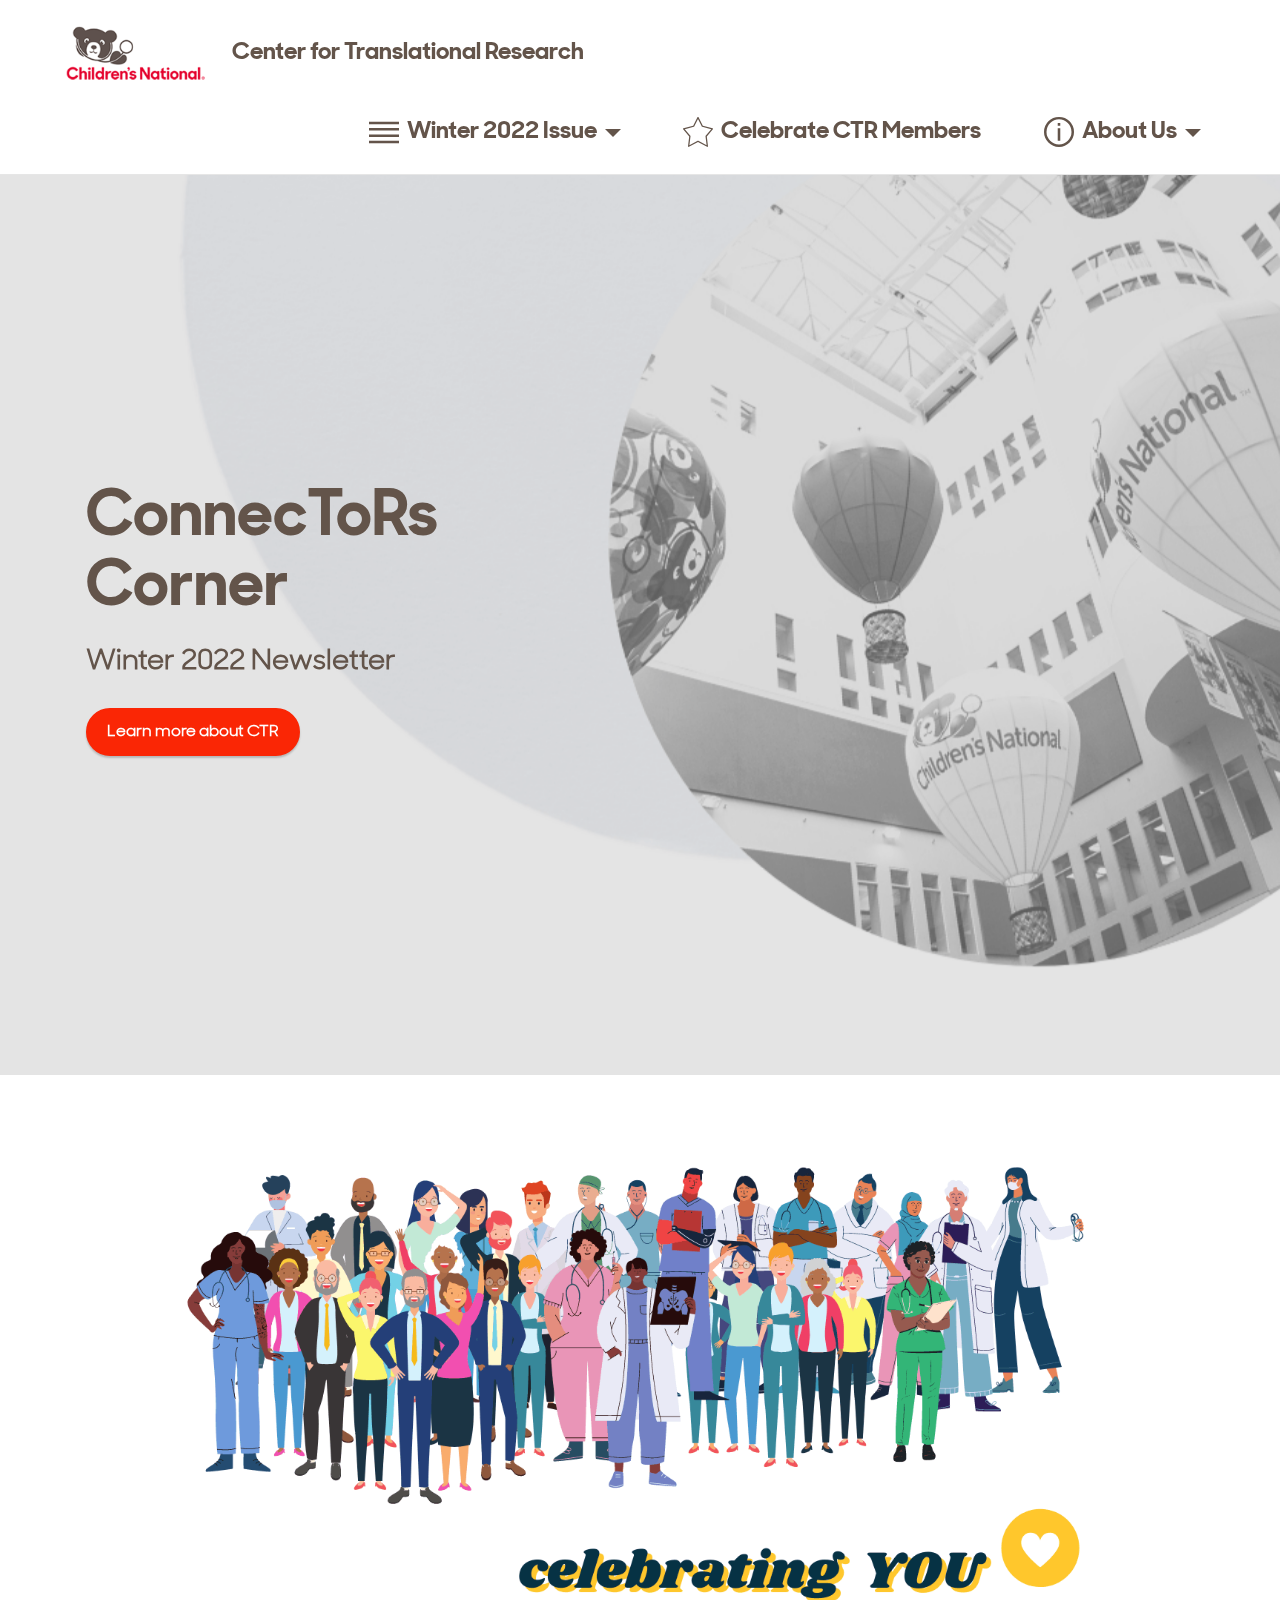
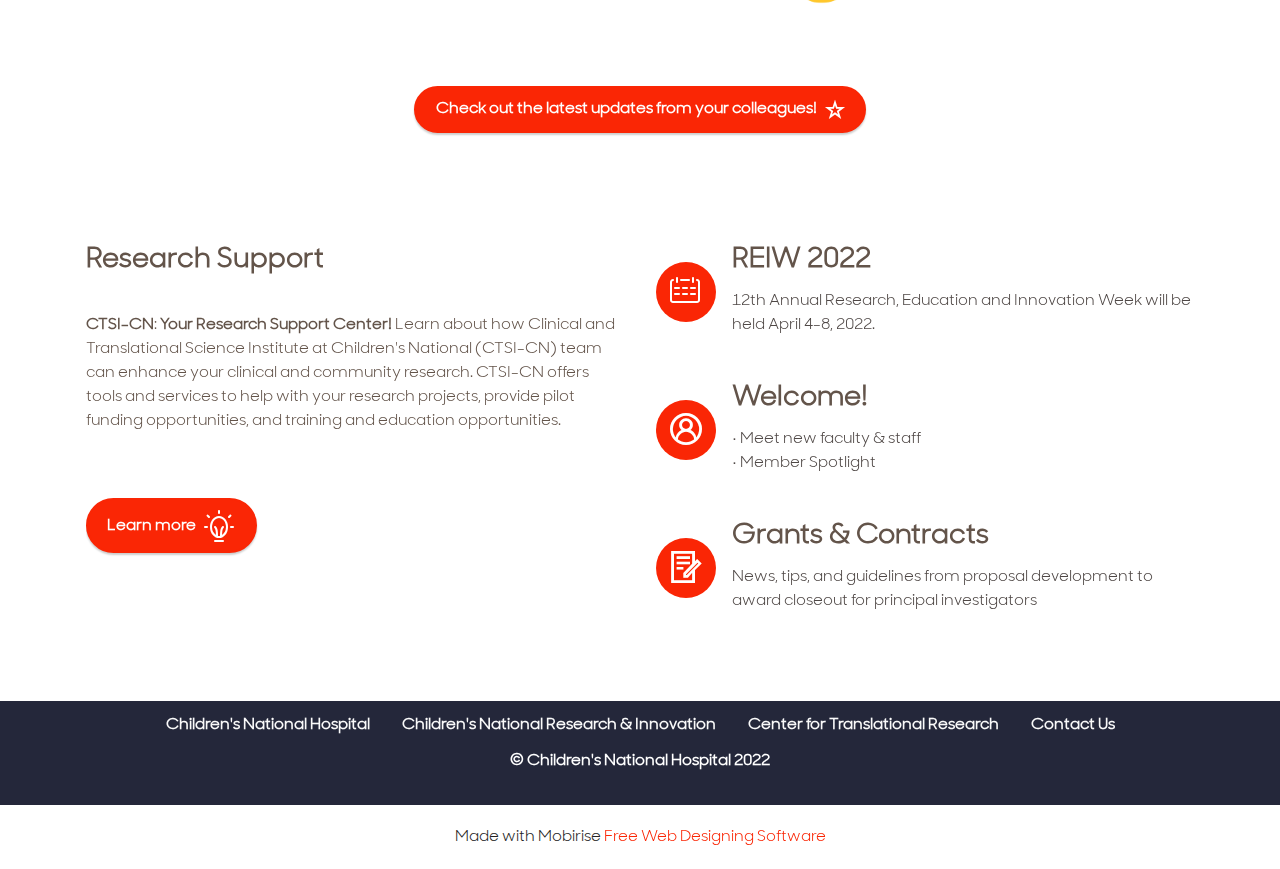
<file: index.html>
<!DOCTYPE html>
<html  >
<head>
  <!-- Site made with Mobirise Website Builder v5.6.5, https://mobirise.com -->
  <meta charset="UTF-8">
  <meta http-equiv="X-UA-Compatible" content="IE=edge">
  <meta name="generator" content="Mobirise v5.6.5, mobirise.com">
  <meta name="twitter:card" content="summary_large_image"/>
  <meta name="twitter:image:src" content="">
  <meta property="og:image" content="">
  <meta name="twitter:title" content="Center for Translational Research">
  <meta name="viewport" content="width=device-width, initial-scale=1, minimum-scale=1">
  <link rel="shortcut icon" href="assets/images/cn-master-ol-rgb-hires-sm-229x120.png" type="image/x-icon">
  <meta name="description" content="">
  
  
  <title>Center for Translational Research</title>
  <link rel="stylesheet" href="assets/web/assets/mobirise-icons2/mobirise2.css">
  <link rel="stylesheet" href="assets/web/assets/mobirise-icons/mobirise-icons.css">
  <link rel="stylesheet" href="assets/web/assets/mobirise-icons-bold/mobirise-icons-bold.css">
  <link rel="stylesheet" href="assets/bootstrap/css/bootstrap.min.css">
  <link rel="stylesheet" href="assets/bootstrap/css/bootstrap-grid.min.css">
  <link rel="stylesheet" href="assets/bootstrap/css/bootstrap-reboot.min.css">
  <link rel="stylesheet" href="assets/parallax/jarallax.css">
  <link rel="stylesheet" href="assets/dropdown/css/style.css">
  <link rel="stylesheet" href="assets/socicon/css/styles.css">
  <link rel="stylesheet" href="assets/theme/css/style.css">
  <link href="assets/fonts/style.css" rel="stylesheet">
  <link rel="preload" as="style" href="assets/mobirise/css/mbr-additional.css"><link rel="stylesheet" href="assets/mobirise/css/mbr-additional.css" type="text/css">
  
  
  
  
</head>
<body>
  
  <section data-bs-version="5.1" class="menu cid-s48OLK6784" once="menu" id="menu1-h">
    
    <nav class="navbar navbar-dropdown navbar-expand-lg">
        <div class="container-fluid">
            <div class="navbar-brand">
                <span class="navbar-logo">
                    <a href="https://childrensnational.org/">
                        <img src="assets/images/cn-master-ol-rgb-hires-sm-229x120.png" alt="Mobirise" style="height: 5.6rem;">
                    </a>
                </span>
                <span class="navbar-caption-wrap"><a class="navbar-caption text-info display-4" href="https://childrensnational.org/research-and-education/center-for-translational-research">Center for Translational Research</a></span>
            </div>
            <button class="navbar-toggler" type="button" data-toggle="collapse" data-bs-toggle="collapse" data-target="#navbarSupportedContent" data-bs-target="#navbarSupportedContent" aria-controls="navbarNavAltMarkup" aria-expanded="false" aria-label="Toggle navigation">
                <div class="hamburger">
                    <span></span>
                    <span></span>
                    <span></span>
                    <span></span>
                </div>
            </button>
            <div class="collapse navbar-collapse" id="navbarSupportedContent">
                <ul class="navbar-nav nav-dropdown nav-right" data-app-modern-menu="true"><li class="nav-item dropdown"><a class="nav-link link dropdown-toggle text-info display-4" href="#" data-toggle="dropdown-submenu" data-bs-toggle="dropdown" aria-expanded="false"><span class="mobi-mbri mobi-mbri-align-justify mbr-iconfont mbr-iconfont-btn"></span>Winter 2022 Issue</a><div class="dropdown-menu"><a class="dropdown-item text-info display-4" href="index.html">Homepage</a><a class="dropdown-item text-info display-4" href="CTRLeadership.html" aria-expanded="false">CTR Leadership</a><a class="dropdown-item text-info display-4" href="FacultyNews.html" aria-expanded="false">Faculty News</a><a class="dropdown-item text-info display-4" href="CTRMembers.html" aria-expanded="false">CTR Members</a><a class="dropdown-item text-info display-4" href="ResearchResources.html" aria-expanded="false">Research Resources</a><a class="dropdown-item text-info display-4" href="GrantsContracts.html" aria-expanded="false">Grants &amp; Contracts</a><div class="dropdown"><a class="dropdown-item dropdown-toggle text-info display-4" href="#" aria-expanded="false" data-toggle="dropdown-submenu" data-bs-toggle="dropdown">Archived Newsletter</a><div class="dropdown-menu dropdown-submenu"><a class="dropdown-item text-info display-4" href="https://ctrinfo.github.io/NewsletterF19/" aria-expanded="false">Fall 2019</a><a class="dropdown-item text-info display-4" href="https://ctrinfo.github.io/NewsletterWinter2020/index.html" aria-expanded="false">Winter 2020</a><a class="dropdown-item text-info display-4" href="https://ctrinfo.github.io/NewsletterSP20/ResearchResources.html" aria-expanded="false">Spring 2020</a><a class="dropdown-item text-info display-4" href="https://ctrinfo.github.io/ConnectorsCornerSF20/index.html" aria-expanded="false">Summer | Fall 2020</a><a class="dropdown-item text-info display-4" href="https://ctrinfo.github.io/ccW21/" aria-expanded="false" target="_blank">Winter 2021</a><a class="dropdown-item text-info display-4" href="https://ctrinfo.github.io/CCS21/index.html" aria-expanded="false" target="_blank">Spring 2021</a><a class="dropdown-item text-info display-4" href="https://ctrinfo.github.io/CCSUMR21/index.html" aria-expanded="false" target="_blank">Summer 2021</a><a class="dropdown-item text-info text-primary display-4" href="https://ctrinfo.github.io/CCFall2021/index.html" aria-expanded="false" target="_blank">Fall 2021</a></div></div></div></li>
                    <li class="nav-item"><a class="nav-link link text-info display-4" href="CTRform.html"><span class="mbri-star mbr-iconfont mbr-iconfont-btn"></span>
                            Celebrate CTR Members<br></a></li><li class="nav-item dropdown"><a class="nav-link link dropdown-toggle text-info display-4" href="#" data-toggle="dropdown-submenu" data-bs-toggle="dropdown" aria-expanded="false"><span class="mobi-mbri mobi-mbri-info mbr-iconfont mbr-iconfont-btn"></span>
                            About Us</a><div class="dropdown-menu"><a class="dropdown-item text-info display-4" href="CTRLeadership.html">CTR Leadership</a><a class="dropdown-item text-info display-4" href="https://childrensnational.org/research-and-education/center-for-translational-research" aria-expanded="false">CTR</a></div></li></ul>
                
                
            </div>
        </div>
    </nav>

</section>

<section data-bs-version="5.1" class="header1 cid-s48MCQYojq mbr-fullscreen mbr-parallax-background" id="header1-f">

    

    <div class="mbr-overlay" style="opacity: 0.4; background-color: rgb(187, 187, 187);"></div>

    <div class="align-center container">
        <div class="row">
            <div class="col-12 col-lg-6">
                <h1 class="mbr-section-title mbr-fonts-style mb-3 display-1"><strong>ConnecToRs Corner</strong></h1>
                
                <p class="mbr-text mbr-fonts-style display-5"><strong>Winter 2022 Newsletter</strong></p>
                <div class="mbr-section-btn mt-3"><a class="btn btn-danger display-7" href="https://childrensnational.org/research-and-education/center-for-translational-research" target="_blank">Learn more about CTR</a></div>
            </div>
        </div>
    </div>
</section>

<section data-bs-version="5.1" class="image3 cid-sXCFuN81qZ" id="image3-87">
    

    

    <div class="container">
        <div class="row justify-content-center">
            <div class="col-12 col-lg-11">
                <div class="image-wrapper">
                    <img src="assets/images/ctr-newsletter-web-4-1366x768.png" alt="Mobirise">
                    
                </div>
            </div>
        </div>
    </div>
</section>

<section data-bs-version="5.1" class="info1 cid-sOoq6fk5pO" id="info1-7j">
    
    
    <div class="align-center container">
        <div class="row justify-content-center">
            <div class="col-12 col-lg-8">
                
                
                <div class="mbr-section-btn"><a class="btn btn-danger display-7" href="FacultyNews.html" target="_blank"><span class="mobi-mbri mobi-mbri-star mbr-iconfont mbr-iconfont-btn"></span>Check out the latest updates from your colleagues!</a></div>
            </div>
        </div>
    </div>
</section>

<section data-bs-version="5.1" class="features12 cid-svO5WX7ZEw" id="features13-3y">

    
    
    <div class="container">
        <div class="row justify-content-center">
            <div class="col-12 col-lg-6">
                <div class="card-wrapper">
                    <div class="card-box align-left">
                        <h4 class="card-title mbr-fonts-style mb-4 display-5"><strong>Research Support</strong></h4>
                        <p class="mbr-text mbr-fonts-style mb-4 display-7"><strong>CTSI-CN</strong>:<strong> Your Research Support Center! </strong>Learn about how Clinical and Translational Science Institute at Children's National (CTSI-CN) team can enhance your clinical and community research. CTSI-CN offers tools and services to help with your research projects, provide pilot funding opportunities, and training and education opportunities.&nbsp;<br><br></p>
                        <div class="mbr-section-btn"><a class="btn btn-danger display-7" href="ResearchResources.html" target="_blank"><span class="mbrib-idea mbr-iconfont mbr-iconfont-btn" style="color: rgb(255, 255, 255);"></span>Learn more</a></div>
                    </div>
                </div>
            </div>
            <div class="col-12 col-lg-6">
                <div class="item mbr-flex">
                    <div class="icon-box">
                        <a href="ResearchResources.html#countdown3-78" target="_blank"><span class="mbr-iconfont mbrib-calendar" style="color: rgb(255, 255, 255); fill: rgb(255, 255, 255);"></span></a>
                    </div>
                    <div class="text-box">
                        <h4 class="icon-title mbr-black mbr-fonts-style display-5"><strong>REIW 2022</strong></h4>
                        <h5 class="icon-text mbr-black mbr-fonts-style display-7">12th Annual Research, Education and Innovation Week will be held April 4-8, 2022.&nbsp;</h5>
                    </div>
                </div>
                <div class="item mbr-flex">
                    <div class="icon-box">
                        <a href="CTRMembers.html" target="_blank"><span class="mbr-iconfont mobi-mbri-user-2 mobi-mbri" style="color: rgb(255, 255, 255); fill: rgb(255, 255, 255);"></span></a>
                    </div>
                    <div class="text-box">
                        <h4 class="icon-title mbr-black mbr-fonts-style display-5"><strong>Welcome!</strong></h4>
                        <h5 class="icon-text mbr-black mbr-fonts-style display-7">• Meet new faculty &amp; staff
<div>• Member Spotlight</div></h5>
                    </div>
                </div>
                <div class="item mbr-flex">
                    <div class="icon-box">
                        <a href="GrantsContracts.html" target="_blank"><span class="mbr-iconfont mobi-mbri-contact-form mobi-mbri" style="color: rgb(255, 255, 255); fill: rgb(255, 255, 255);"></span></a>
                    </div>
                    <div class="text-box">
                        <h4 class="icon-title mbr-black mbr-fonts-style display-5"><strong>Grants &amp; Contracts</strong></h4>
                        <h5 class="icon-text mbr-black mbr-fonts-style display-7">News, tips, and guidelines from proposal development to award closeout for principal investigators</h5>
                    </div>
                </div>
            </div>
        </div>
    </div>
</section>

<section data-bs-version="5.1" class="footer3 cid-s48P1Icc8J" once="footers" id="footer3-i">

    

    

    <div class="container-fluid">
        <div class="media-container-row align-center mbr-white">
            <div class="row row-links">
                <ul class="foot-menu">
                    
                    
                    
                    
                    
                <li class="foot-menu-item mbr-fonts-style display-7"><p><a href="https://childrensnational.org/" class="text-white"><strong>Children's National Hospital</strong></a></p></li><li class="foot-menu-item mbr-fonts-style display-7"><p><a href="https://childrensnational.org/research/innovation" class="text-white"><strong>Children's National Research &amp; Innovation</strong></a></p></li><li class="foot-menu-item mbr-fonts-style display-7"><p><a href="https://childrensnational.org/research/center-for-translational-research" class="text-white"><strong>Center for Translational Research</strong></a></p></li><li class="foot-menu-item mbr-fonts-style display-7"><p><a href="mailto:CTRAdmin@childrensnational.org" class="text-white"><strong>Contact Us</strong></a></p></li></ul>
            </div>
            
            <div class="row row-copirayt">
                <p class="mbr-text mb-0 mbr-fonts-style mbr-white align-center display-7"><strong>
                    © Children's National Hospital 2022</strong></p>
            </div>
        </div>
    </div>
</section><section class="display-7" style="padding: 0;align-items: center;justify-content: center;flex-wrap: wrap;    align-content: center;display: flex;position: relative;height: 4rem;"><a href="https://mobiri.se/2280858" style="flex: 1 1;height: 4rem;position: absolute;width: 100%;z-index: 1;"><img alt="" style="height: 4rem;" src="[data-uri]"></a><p style="margin: 0;text-align: center;" class="display-7">Made with Mobirise &#8204;</p><a style="z-index:1" href="https://mobirise.com/website-design-software.html">Free Web Designing Software</a></section><script src="assets/bootstrap/js/bootstrap.bundle.min.js"></script>  <script src="assets/parallax/jarallax.js"></script>  <script src="assets/smoothscroll/smooth-scroll.js"></script>  <script src="assets/ytplayer/index.js"></script>  <script src="assets/dropdown/js/navbar-dropdown.js"></script>  <script src="assets/theme/js/script.js"></script>  
  
  
 <div id="scrollToTop" class="scrollToTop mbr-arrow-up"><a style="text-align: center;"><i class="mbr-arrow-up-icon mbr-arrow-up-icon-cm cm-icon cm-icon-smallarrow-up"></i></a></div>
  </body>
</html>
</file>
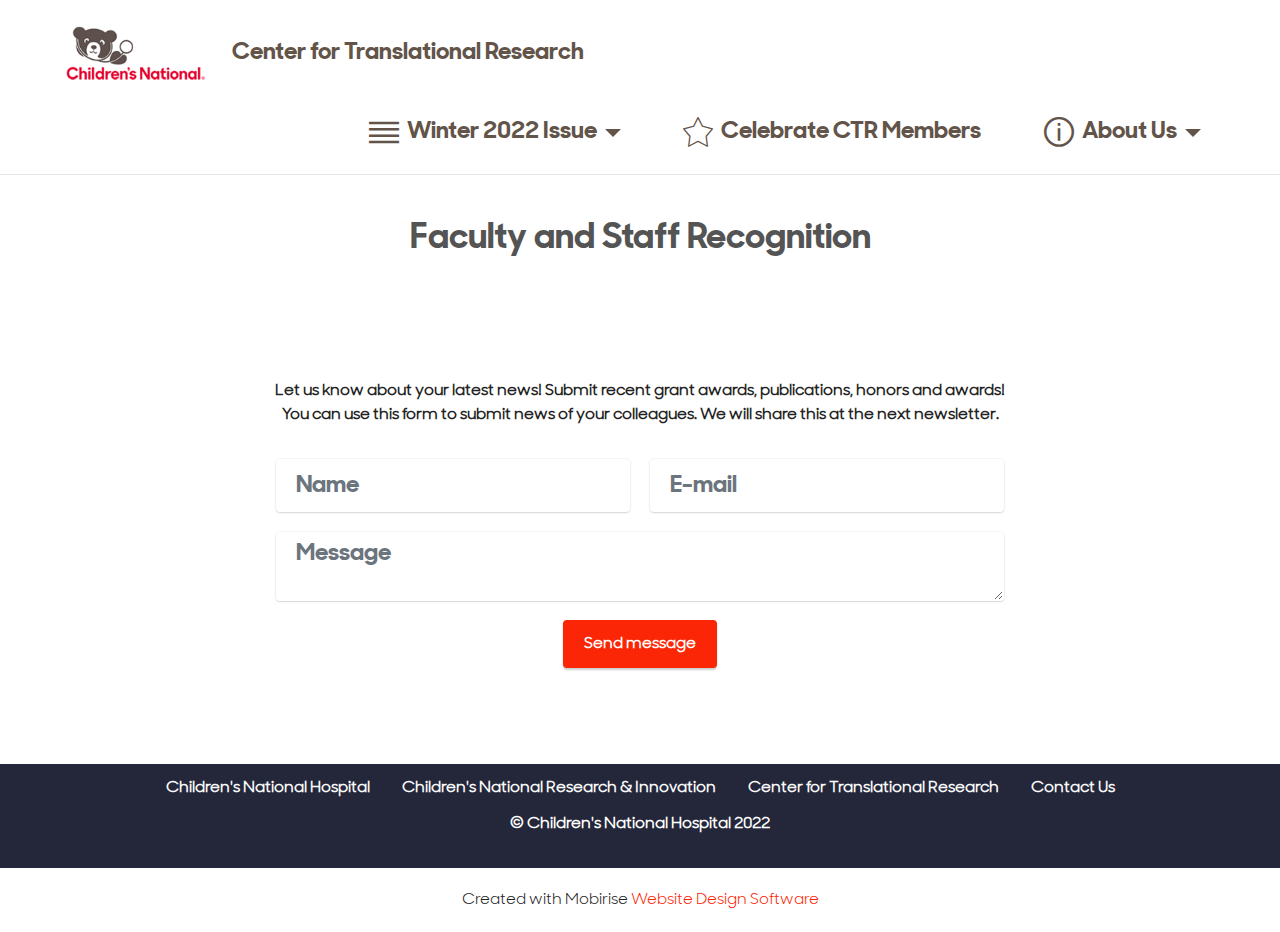
<file: CTRform.html>
<!DOCTYPE html>
<html  >
<head>
  <!-- Site made with Mobirise Website Builder v5.6.5, https://mobirise.com -->
  <meta charset="UTF-8">
  <meta http-equiv="X-UA-Compatible" content="IE=edge">
  <meta name="generator" content="Mobirise v5.6.5, mobirise.com">
  <meta name="twitter:card" content="summary_large_image"/>
  <meta name="twitter:image:src" content="">
  <meta property="og:image" content="">
  <meta name="twitter:title" content="CTR_AchievementForm">
  <meta name="viewport" content="width=device-width, initial-scale=1, minimum-scale=1">
  <link rel="shortcut icon" href="assets/images/cn-master-ol-rgb-hires-sm-229x120.png" type="image/x-icon">
  <meta name="description" content="">
  
  
  <title>CTR_AchievementForm</title>
  <link rel="stylesheet" href="assets/web/assets/mobirise-icons2/mobirise2.css">
  <link rel="stylesheet" href="assets/web/assets/mobirise-icons/mobirise-icons.css">
  <link rel="stylesheet" href="assets/bootstrap/css/bootstrap.min.css">
  <link rel="stylesheet" href="assets/bootstrap/css/bootstrap-grid.min.css">
  <link rel="stylesheet" href="assets/bootstrap/css/bootstrap-reboot.min.css">
  <link rel="stylesheet" href="assets/dropdown/css/style.css">
  <link rel="stylesheet" href="assets/socicon/css/styles.css">
  <link rel="stylesheet" href="assets/theme/css/style.css">
  <link href="assets/fonts/style.css" rel="stylesheet">
  <link rel="preload" as="style" href="assets/mobirise/css/mbr-additional.css"><link rel="stylesheet" href="assets/mobirise/css/mbr-additional.css" type="text/css">
  
  
  
  
</head>
<body>
  
  <section class="menu cid-s48OLK6784" once="menu" id="menu1-14">
    
    <nav class="navbar navbar-dropdown navbar-expand-lg">
        <div class="container-fluid">
            <div class="navbar-brand">
                <span class="navbar-logo">
                    <a href="https://childrensnational.org/">
                        <img src="assets/images/cn-master-ol-rgb-hires-sm-229x120.png" alt="Mobirise" style="height: 5.6rem;">
                    </a>
                </span>
                <span class="navbar-caption-wrap"><a class="navbar-caption text-info display-4" href="https://childrensnational.org/research-and-education/center-for-translational-research">Center for Translational Research</a></span>
            </div>
            <button class="navbar-toggler" type="button" data-toggle="collapse" data-target="#navbarSupportedContent" aria-controls="navbarNavAltMarkup" aria-expanded="false" aria-label="Toggle navigation">
                <div class="hamburger">
                    <span></span>
                    <span></span>
                    <span></span>
                    <span></span>
                </div>
            </button>
            <div class="collapse navbar-collapse" id="navbarSupportedContent">
                <ul class="navbar-nav nav-dropdown nav-right" data-app-modern-menu="true"><li class="nav-item dropdown"><a class="nav-link link dropdown-toggle text-info display-4" href="#" data-toggle="dropdown-submenu" aria-expanded="false"><span class="mobi-mbri mobi-mbri-align-justify mbr-iconfont mbr-iconfont-btn"></span>Winter 2022 Issue</a><div class="dropdown-menu"><a class="dropdown-item text-info display-4" href="index.html">Homepage</a><a class="dropdown-item text-info display-4" href="CTRLeadership.html" aria-expanded="false">CTR Leadership</a><a class="dropdown-item text-info display-4" href="FacultyNews.html" aria-expanded="false">Faculty News</a><a class="dropdown-item text-info display-4" href="CTRMembers.html" aria-expanded="false">CTR Members</a><a class="dropdown-item text-info display-4" href="ResearchResources.html" aria-expanded="false">Research Resources</a><a class="dropdown-item text-info display-4" href="GrantsContracts.html" aria-expanded="false">Grants &amp; Contracts</a><div class="dropdown"><a class="dropdown-item dropdown-toggle text-info display-4" href="#" aria-expanded="false" data-toggle="dropdown-submenu">Archived Newsletter</a><div class="dropdown-menu dropdown-submenu"><a class="dropdown-item text-info display-4" href="https://ctrinfo.github.io/NewsletterF19/" aria-expanded="false">Fall 2019</a><a class="dropdown-item text-info display-4" href="https://ctrinfo.github.io/NewsletterWinter2020/index.html" aria-expanded="false">Winter 2020</a><a class="dropdown-item text-info display-4" href="https://ctrinfo.github.io/NewsletterSP20/ResearchResources.html" aria-expanded="false">Spring 2020</a><a class="dropdown-item text-info display-4" href="https://ctrinfo.github.io/ConnectorsCornerSF20/index.html" aria-expanded="false">Summer | Fall 2020</a><a class="dropdown-item text-info display-4" href="https://ctrinfo.github.io/ccW21/" aria-expanded="false" target="_blank">Winter 2021</a><a class="dropdown-item text-info display-4" href="https://ctrinfo.github.io/CCS21/index.html" aria-expanded="false" target="_blank">Spring 2021</a><a class="dropdown-item text-info display-4" href="https://ctrinfo.github.io/CCSUMR21/index.html" aria-expanded="false" target="_blank">Summer 2021</a><a class="dropdown-item text-info text-primary display-4" href="https://ctrinfo.github.io/CCFall2021/index.html" aria-expanded="false" target="_blank">Fall 2021</a></div></div></div></li>
                    <li class="nav-item"><a class="nav-link link text-info display-4" href="CTRform.html"><span class="mbri-star mbr-iconfont mbr-iconfont-btn"></span>
                            Celebrate CTR Members<br></a></li><li class="nav-item dropdown"><a class="nav-link link dropdown-toggle text-info display-4" href="#" data-toggle="dropdown-submenu" aria-expanded="false"><span class="mobi-mbri mobi-mbri-info mbr-iconfont mbr-iconfont-btn"></span>
                            About Us</a><div class="dropdown-menu"><a class="dropdown-item text-info display-4" href="CTRLeadership.html">CTR Leadership</a><a class="dropdown-item text-info display-4" href="https://childrensnational.org/research-and-education/center-for-translational-research" aria-expanded="false">CTR</a></div></li></ul>
                
                
            </div>
        </div>
    </nav>

</section>

<section class="mbr-section content4 cid-sfub5Y2neD" id="content4-16">

    

    <div class="container">
        <div class="media-container-row">
            <div class="title col-12 col-md-8">
                <h2 class="align-center pb-3 mbr-fonts-style display-2"><strong>Faculty and Staff Recognition</strong></h2>
                
                
            </div>
        </div>
    </div>
</section>

<section class="form5 cid-sfYCCPqRNK" id="form5-36">
    
    
    <div class="container">
        <div class="mbr-section-head">
            <h3 class="mbr-section-title mbr-fonts-style align-center mb-0 display-7"><strong>Let us know about your latest news! Submit recent grant awards, publications, honors and awards!
</strong><div><strong>You can use this form to submit news of your colleagues. We will share this at the next newsletter.</strong></div></h3>
            
        </div>
        <div class="row justify-content-center mt-4">
            <div class="col-lg-8 mx-auto mbr-form" data-form-type="formoid">
                <form action="https://mobirise.eu/" method="POST" class="mbr-form form-with-styler" data-form-title="Form Name"><input type="hidden" name="email" data-form-email="true" value="elanW3TYYv3WaQR2XHx21sPyhSmaBvXkdEF1MrLjlIyyeve/FliizLT83mf8DqdaORTIVD8xtQZXu3e3a78WChUInPPLnZ7G44CzJ+CVFj87MTKR2OIKTd9Ky2Nk0q3U">
                    <div class="">
                        <div hidden="hidden" data-form-alert="" class="alert alert-success col-12">Thanks for sharing your news with CTR!</div>
                        <div hidden="hidden" data-form-alert-danger="" class="alert alert-danger col-12">Oops...! some
                            problem!</div>
                    </div>
                    <div class="dragArea row">
                        <div class="col-md col-sm-12 form-group" data-for="name">
                            <input type="text" name="name" placeholder="Name" data-form-field="name" class="form-control" value="" id="name-form5-36">
                        </div>
                        <div class="col-md col-sm-12 form-group" data-for="email">
                            <input type="email" name="email" placeholder="E-mail" data-form-field="email" class="form-control" value="" id="email-form5-36">
                        </div>
                        
                        <div class="col-12 form-group" data-for="textarea">
                            <textarea name="textarea" placeholder="Message" data-form-field="textarea" class="form-control" id="textarea-form5-36"></textarea>
                        </div>
                        <div class="col-lg-12 col-md-12 col-sm-12 align-center mbr-section-btn"><button type="submit" class="btn btn-danger display-7">Send message</button></div>
                    </div>
                </form>
            </div>
        </div>
    </div>
</section>

<section class="footer3 cid-s48P1Icc8J" once="footers" id="footer3-15">

    

    

    <div class="container-fluid">
        <div class="media-container-row align-center mbr-white">
            <div class="row row-links">
                <ul class="foot-menu">
                    
                    
                    
                    
                    
                <li class="foot-menu-item mbr-fonts-style display-7"><p><a href="https://childrensnational.org/" class="text-white"><strong>Children's National Hospital</strong></a></p></li><li class="foot-menu-item mbr-fonts-style display-7"><p><a href="https://childrensnational.org/research/innovation" class="text-white"><strong>Children's National Research &amp; Innovation</strong></a></p></li><li class="foot-menu-item mbr-fonts-style display-7"><p><a href="https://childrensnational.org/research/center-for-translational-research" class="text-white"><strong>Center for Translational Research</strong></a></p></li><li class="foot-menu-item mbr-fonts-style display-7"><p><a href="mailto:CTRAdmin@childrensnational.org" class="text-white"><strong>Contact Us</strong></a></p></li></ul>
            </div>
            
            <div class="row row-copirayt">
                <p class="mbr-text mb-0 mbr-fonts-style mbr-white align-center display-7"><strong>
                    © Children's National Hospital 2022</strong></p>
            </div>
        </div>
    </div>
</section><section class="display-7" style="padding: 0;align-items: center;justify-content: center;flex-wrap: wrap;    align-content: center;display: flex;position: relative;height: 4rem;"><a href="https://mobiri.se/2280858" style="flex: 1 1;height: 4rem;position: absolute;width: 100%;z-index: 1;"><img alt="" style="height: 4rem;" src="[data-uri]"></a><p style="margin: 0;text-align: center;" class="display-7">Created with Mobirise &#8204;</p><a style="z-index:1" href="https://mobirise.com/website-design-software.html">Website Design Software</a></section><script src="assets/bootstrap/js/bootstrap.bundle.min.js"></script>  <script src="assets/smoothscroll/smooth-scroll.js"></script>  <script src="assets/ytplayer/index.js"></script>  <script src="assets/dropdown/js/navbar-dropdown.js"></script>  <script src="assets/theme/js/script.js"></script>  <script src="assets/formoid/formoid.min.js"></script>  
  
  
 <div id="scrollToTop" class="scrollToTop mbr-arrow-up"><a style="text-align: center;"><i class="mbr-arrow-up-icon mbr-arrow-up-icon-cm cm-icon cm-icon-smallarrow-up"></i></a></div>
  </body>
</html>
</file>
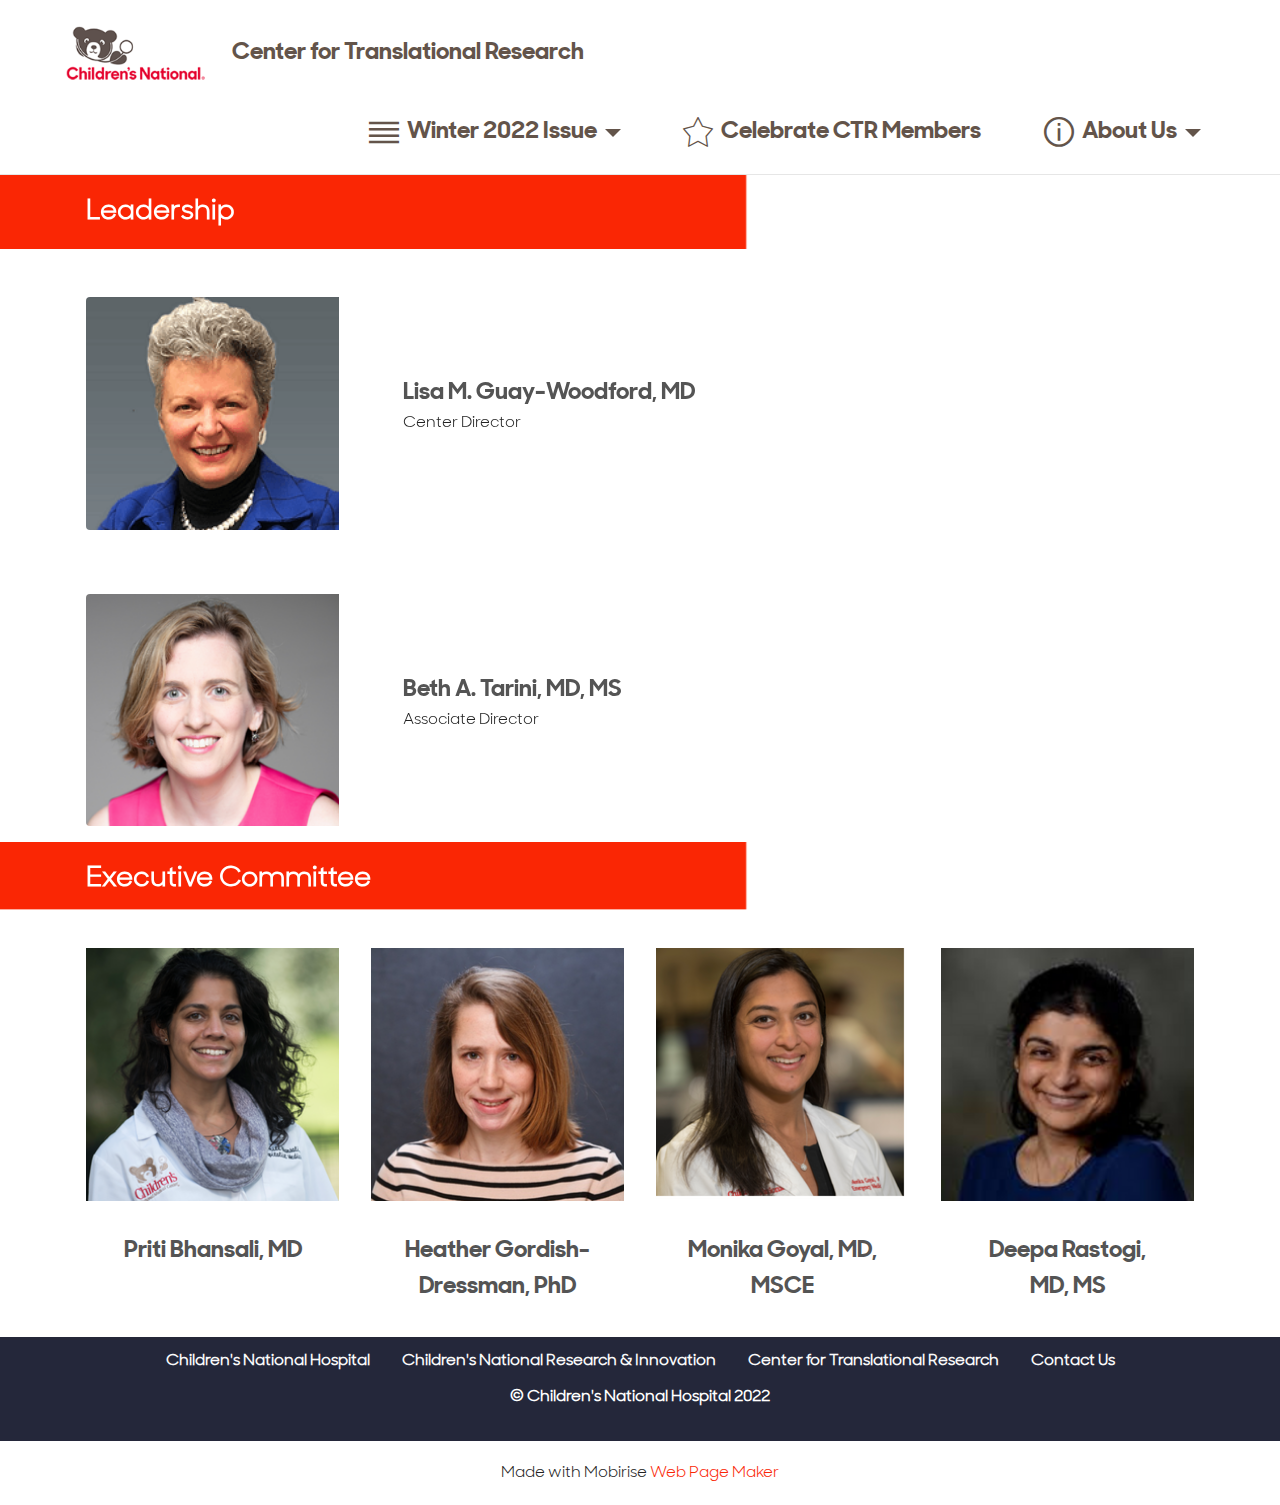
<file: CTRLeadership.html>
<!DOCTYPE html>
<html  >
<head>
  <!-- Site made with Mobirise Website Builder v5.6.5, https://mobirise.com -->
  <meta charset="UTF-8">
  <meta http-equiv="X-UA-Compatible" content="IE=edge">
  <meta name="generator" content="Mobirise v5.6.5, mobirise.com">
  <meta name="twitter:card" content="summary_large_image"/>
  <meta name="twitter:image:src" content="">
  <meta property="og:image" content="">
  <meta name="twitter:title" content="CTR Leadership">
  <meta name="viewport" content="width=device-width, initial-scale=1, minimum-scale=1">
  <link rel="shortcut icon" href="assets/images/cn-master-ol-rgb-hires-sm-229x120.png" type="image/x-icon">
  <meta name="description" content="">
  
  
  <title>CTR Leadership</title>
  <link rel="stylesheet" href="assets/web/assets/mobirise-icons2/mobirise2.css">
  <link rel="stylesheet" href="assets/web/assets/mobirise-icons/mobirise-icons.css">
  <link rel="stylesheet" href="assets/bootstrap/css/bootstrap.min.css">
  <link rel="stylesheet" href="assets/bootstrap/css/bootstrap-grid.min.css">
  <link rel="stylesheet" href="assets/bootstrap/css/bootstrap-reboot.min.css">
  <link rel="stylesheet" href="assets/parallax/jarallax.css">
  <link rel="stylesheet" href="assets/dropdown/css/style.css">
  <link rel="stylesheet" href="assets/socicon/css/styles.css">
  <link rel="stylesheet" href="assets/theme/css/style.css">
  <link href="assets/fonts/style.css" rel="stylesheet">
  <link rel="preload" as="style" href="assets/mobirise/css/mbr-additional.css"><link rel="stylesheet" href="assets/mobirise/css/mbr-additional.css" type="text/css">
  
  
  
  
</head>
<body>
  
  <section data-bs-version="5.1" class="menu cid-s48OLK6784" once="menu" id="menu1-k">
    
    <nav class="navbar navbar-dropdown navbar-expand-lg">
        <div class="container-fluid">
            <div class="navbar-brand">
                <span class="navbar-logo">
                    <a href="https://childrensnational.org/">
                        <img src="assets/images/cn-master-ol-rgb-hires-sm-229x120.png" alt="Mobirise" style="height: 5.6rem;">
                    </a>
                </span>
                <span class="navbar-caption-wrap"><a class="navbar-caption text-info display-4" href="https://childrensnational.org/research-and-education/center-for-translational-research">Center for Translational Research</a></span>
            </div>
            <button class="navbar-toggler" type="button" data-toggle="collapse" data-bs-toggle="collapse" data-target="#navbarSupportedContent" data-bs-target="#navbarSupportedContent" aria-controls="navbarNavAltMarkup" aria-expanded="false" aria-label="Toggle navigation">
                <div class="hamburger">
                    <span></span>
                    <span></span>
                    <span></span>
                    <span></span>
                </div>
            </button>
            <div class="collapse navbar-collapse" id="navbarSupportedContent">
                <ul class="navbar-nav nav-dropdown nav-right" data-app-modern-menu="true"><li class="nav-item dropdown"><a class="nav-link link dropdown-toggle text-info display-4" href="#" data-toggle="dropdown-submenu" data-bs-toggle="dropdown" aria-expanded="false"><span class="mobi-mbri mobi-mbri-align-justify mbr-iconfont mbr-iconfont-btn"></span>Winter 2022 Issue</a><div class="dropdown-menu"><a class="dropdown-item text-info display-4" href="index.html">Homepage</a><a class="dropdown-item text-info display-4" href="CTRLeadership.html" aria-expanded="false">CTR Leadership</a><a class="dropdown-item text-info display-4" href="FacultyNews.html" aria-expanded="false">Faculty News</a><a class="dropdown-item text-info display-4" href="CTRMembers.html" aria-expanded="false">CTR Members</a><a class="dropdown-item text-info display-4" href="ResearchResources.html" aria-expanded="false">Research Resources</a><a class="dropdown-item text-info display-4" href="GrantsContracts.html" aria-expanded="false">Grants &amp; Contracts</a><div class="dropdown"><a class="dropdown-item dropdown-toggle text-info display-4" href="#" aria-expanded="false" data-toggle="dropdown-submenu" data-bs-toggle="dropdown">Archived Newsletter</a><div class="dropdown-menu dropdown-submenu"><a class="dropdown-item text-info display-4" href="https://ctrinfo.github.io/NewsletterF19/" aria-expanded="false">Fall 2019</a><a class="dropdown-item text-info display-4" href="https://ctrinfo.github.io/NewsletterWinter2020/index.html" aria-expanded="false">Winter 2020</a><a class="dropdown-item text-info display-4" href="https://ctrinfo.github.io/NewsletterSP20/ResearchResources.html" aria-expanded="false">Spring 2020</a><a class="dropdown-item text-info display-4" href="https://ctrinfo.github.io/ConnectorsCornerSF20/index.html" aria-expanded="false">Summer | Fall 2020</a><a class="dropdown-item text-info display-4" href="https://ctrinfo.github.io/ccW21/" aria-expanded="false" target="_blank">Winter 2021</a><a class="dropdown-item text-info display-4" href="https://ctrinfo.github.io/CCS21/index.html" aria-expanded="false" target="_blank">Spring 2021</a><a class="dropdown-item text-info display-4" href="https://ctrinfo.github.io/CCSUMR21/index.html" aria-expanded="false" target="_blank">Summer 2021</a><a class="dropdown-item text-info text-primary display-4" href="https://ctrinfo.github.io/CCFall2021/index.html" aria-expanded="false" target="_blank">Fall 2021</a></div></div></div></li>
                    <li class="nav-item"><a class="nav-link link text-info display-4" href="CTRform.html"><span class="mbri-star mbr-iconfont mbr-iconfont-btn"></span>
                            Celebrate CTR Members<br></a></li><li class="nav-item dropdown"><a class="nav-link link dropdown-toggle text-info display-4" href="#" data-toggle="dropdown-submenu" data-bs-toggle="dropdown" aria-expanded="false"><span class="mobi-mbri mobi-mbri-info mbr-iconfont mbr-iconfont-btn"></span>
                            About Us</a><div class="dropdown-menu"><a class="dropdown-item text-info display-4" href="CTRLeadership.html">CTR Leadership</a><a class="dropdown-item text-info display-4" href="https://childrensnational.org/research-and-education/center-for-translational-research" aria-expanded="false">CTR</a></div></li></ul>
                
                
            </div>
        </div>
    </nav>

</section>

<section data-bs-version="5.1" class="header2 cid-sNK6FFb4rc mbr-parallax-background" id="header2-61">

    

    

    <div class="container">
        <div class="row">
            <div class="col-12 col-lg-7">
                <h1 class="mbr-section-title mbr-fonts-style mb-3 display-5"><strong>Leadership</strong></h1>
                
                
                
            </div>
        </div>
    </div>
</section>

<section data-bs-version="5.1" class="team2 cid-sftZgR6aBT" xmlns="http://www.w3.org/1999/html" id="team2-10">
    
    
    <div class="container">
        <div class="card">
            <div class="card-wrapper">
                <div class="row align-items-center">
                    <div class="col-12 col-md-3">
                        <div class="image-wrapper">
                            <a href="https://childrensnational.org/research-and-education/about-cri/faculty-and-leadership-directory/lisa-guaywoodford"><img src="assets/images/guay-woodford-l-resized-198x198.png" alt="Mobirise"></a>
                        </div>
                    </div>
                    <div class="col-12 col-md">
                        <div class="card-box">
                            <h5 class="card-title mbr-fonts-style m-0 display-4">
                                <strong>Lisa M. Guay-Woodford, MD</strong></h5>
                            <h6 class="mbr-fonts-style mb-3 display-7">Center Director</h6>
                            
                            
                        </div>
                    </div>
                </div>
            </div>
        </div>
        
        
    </div>
</section>

<section data-bs-version="5.1" class="team2 cid-sfu2SL6uCr" xmlns="http://www.w3.org/1999/html" id="team2-12">
    
    
    <div class="container">
        <div class="card">
            <div class="card-wrapper">
                <div class="row align-items-center">
                    <div class="col-12 col-md-3">
                        <div class="image-wrapper">
                            <a href="https://childrensnational.org/research-and-education/about-cri/faculty-and-leadership-directory/tarini-beth"><img src="assets/images/2-13.png" alt="Mobirise"></a>
                        </div>
                    </div>
                    <div class="col-12 col-md">
                        <div class="card-box">
                            <h5 class="card-title mbr-fonts-style m-0 display-4">
                                <strong>Beth A. Tarini, MD, MS</strong></h5>
                            <h6 class="mbr-fonts-style mb-3 display-7">Associate Director</h6>
                            
                            
                        </div>
                    </div>
                </div>
            </div>
        </div>
        
        
    </div>
</section>

<section data-bs-version="5.1" class="header2 cid-sNK5mRIvil mbr-parallax-background" id="header2-60">

    

    

    <div class="container">
        <div class="row">
            <div class="col-12 col-lg-7">
                <h1 class="mbr-section-title mbr-fonts-style mb-3 display-5"><strong>Executive Committee</strong></h1>
                
                
                
            </div>
        </div>
    </div>
</section>

<section data-bs-version="5.1" class="team1 cid-sfu3v0cnai" id="team1-13">
    

    
    <div class="container">
        <div class="row justify-content-center">
            
            <div class="col-sm-6 col-lg-3">
                <div class="card-wrap">
                    <div class="image-wrap">
                        <a href="https://childrensnational.org/visit/find-a-provider/priti-bhansali" target="_blank"><img src="assets/images/1-12.png" alt=""></a>
                    </div>
                    <div class="content-wrap">
                        <h5 class="mbr-section-title card-title mbr-fonts-style align-center m-0 display-4">
                            <strong>Priti Bhansali, MD</strong></h5>
                        
                        
                        
                        
                    </div>
                </div>
            </div>

            <div class="col-sm-6 col-lg-3">
                <div class="card-wrap">
                    <div class="image-wrap">
                        <a href="https://childrensnational.org/research/people/heather-gordishdressman" target="_blank"><img src="assets/images/2-11.png" alt=""></a>
                    </div>
                    <div class="content-wrap">
                        <h5 class="mbr-section-title card-title mbr-fonts-style align-center m-0 display-4">
                            <strong>Heather Gordish-Dressman, PhD</strong></h5>
                        
                        
                        
                        
                    </div>
                </div>
            </div>

            <div class="col-sm-6 col-lg-3">
                <div class="card-wrap">
                    <div class="image-wrap">
                        <a href="https://childrensnational.org/research/people/monika-goyal" target="_blank"><img src="assets/images/3-7.png" alt=""></a>
                    </div>
                    <div class="content-wrap">
                        <h5 class="mbr-section-title card-title mbr-fonts-style align-center m-0 display-4">
                            <strong>Monika Goyal, MD, MSCE</strong></h5>
                        
                        
                        
                        
                    </div>
                </div>
            </div>

            <div class="col-sm-6 col-lg-3">
                <div class="card-wrap">
                    <div class="image-wrap">
                        <a href="https://childrensnational.org/visit/find-a-provider/deepa-rastogi" target="_blank"><img src="assets/images/5-4.png" alt=""></a>
                    </div>
                    <div class="content-wrap">
                        <h5 class="mbr-section-title card-title mbr-fonts-style align-center m-0 display-4">
                            <strong>Deepa Rastogi, MD, MS</strong></h5>
                        
                        
                        
                        
                    </div>
                </div>
            </div>
        </div>
    </div>
</section>

<section data-bs-version="5.1" class="footer3 cid-s48P1Icc8J" once="footers" id="footer3-l">

    

    

    <div class="container-fluid">
        <div class="media-container-row align-center mbr-white">
            <div class="row row-links">
                <ul class="foot-menu">
                    
                    
                    
                    
                    
                <li class="foot-menu-item mbr-fonts-style display-7"><p><a href="https://childrensnational.org/" class="text-white"><strong>Children's National Hospital</strong></a></p></li><li class="foot-menu-item mbr-fonts-style display-7"><p><a href="https://childrensnational.org/research/innovation" class="text-white"><strong>Children's National Research &amp; Innovation</strong></a></p></li><li class="foot-menu-item mbr-fonts-style display-7"><p><a href="https://childrensnational.org/research/center-for-translational-research" class="text-white"><strong>Center for Translational Research</strong></a></p></li><li class="foot-menu-item mbr-fonts-style display-7"><p><a href="mailto:CTRAdmin@childrensnational.org" class="text-white"><strong>Contact Us</strong></a></p></li></ul>
            </div>
            
            <div class="row row-copirayt">
                <p class="mbr-text mb-0 mbr-fonts-style mbr-white align-center display-7"><strong>
                    © Children's National Hospital 2022</strong></p>
            </div>
        </div>
    </div>
</section><section class="display-7" style="padding: 0;align-items: center;justify-content: center;flex-wrap: wrap;    align-content: center;display: flex;position: relative;height: 4rem;"><a href="https://mobiri.se/2280858" style="flex: 1 1;height: 4rem;position: absolute;width: 100%;z-index: 1;"><img alt="" style="height: 4rem;" src="[data-uri]"></a><p style="margin: 0;text-align: center;" class="display-7">Made with Mobirise &#8204;</p><a style="z-index:1" href="https://mobirise.com/web-page-maker.html">Web Page Maker</a></section><script src="assets/bootstrap/js/bootstrap.bundle.min.js"></script>  <script src="assets/parallax/jarallax.js"></script>  <script src="assets/smoothscroll/smooth-scroll.js"></script>  <script src="assets/ytplayer/index.js"></script>  <script src="assets/dropdown/js/navbar-dropdown.js"></script>  <script src="assets/theme/js/script.js"></script>  
  
  
 <div id="scrollToTop" class="scrollToTop mbr-arrow-up"><a style="text-align: center;"><i class="mbr-arrow-up-icon mbr-arrow-up-icon-cm cm-icon cm-icon-smallarrow-up"></i></a></div>
  </body>
</html>
</file>
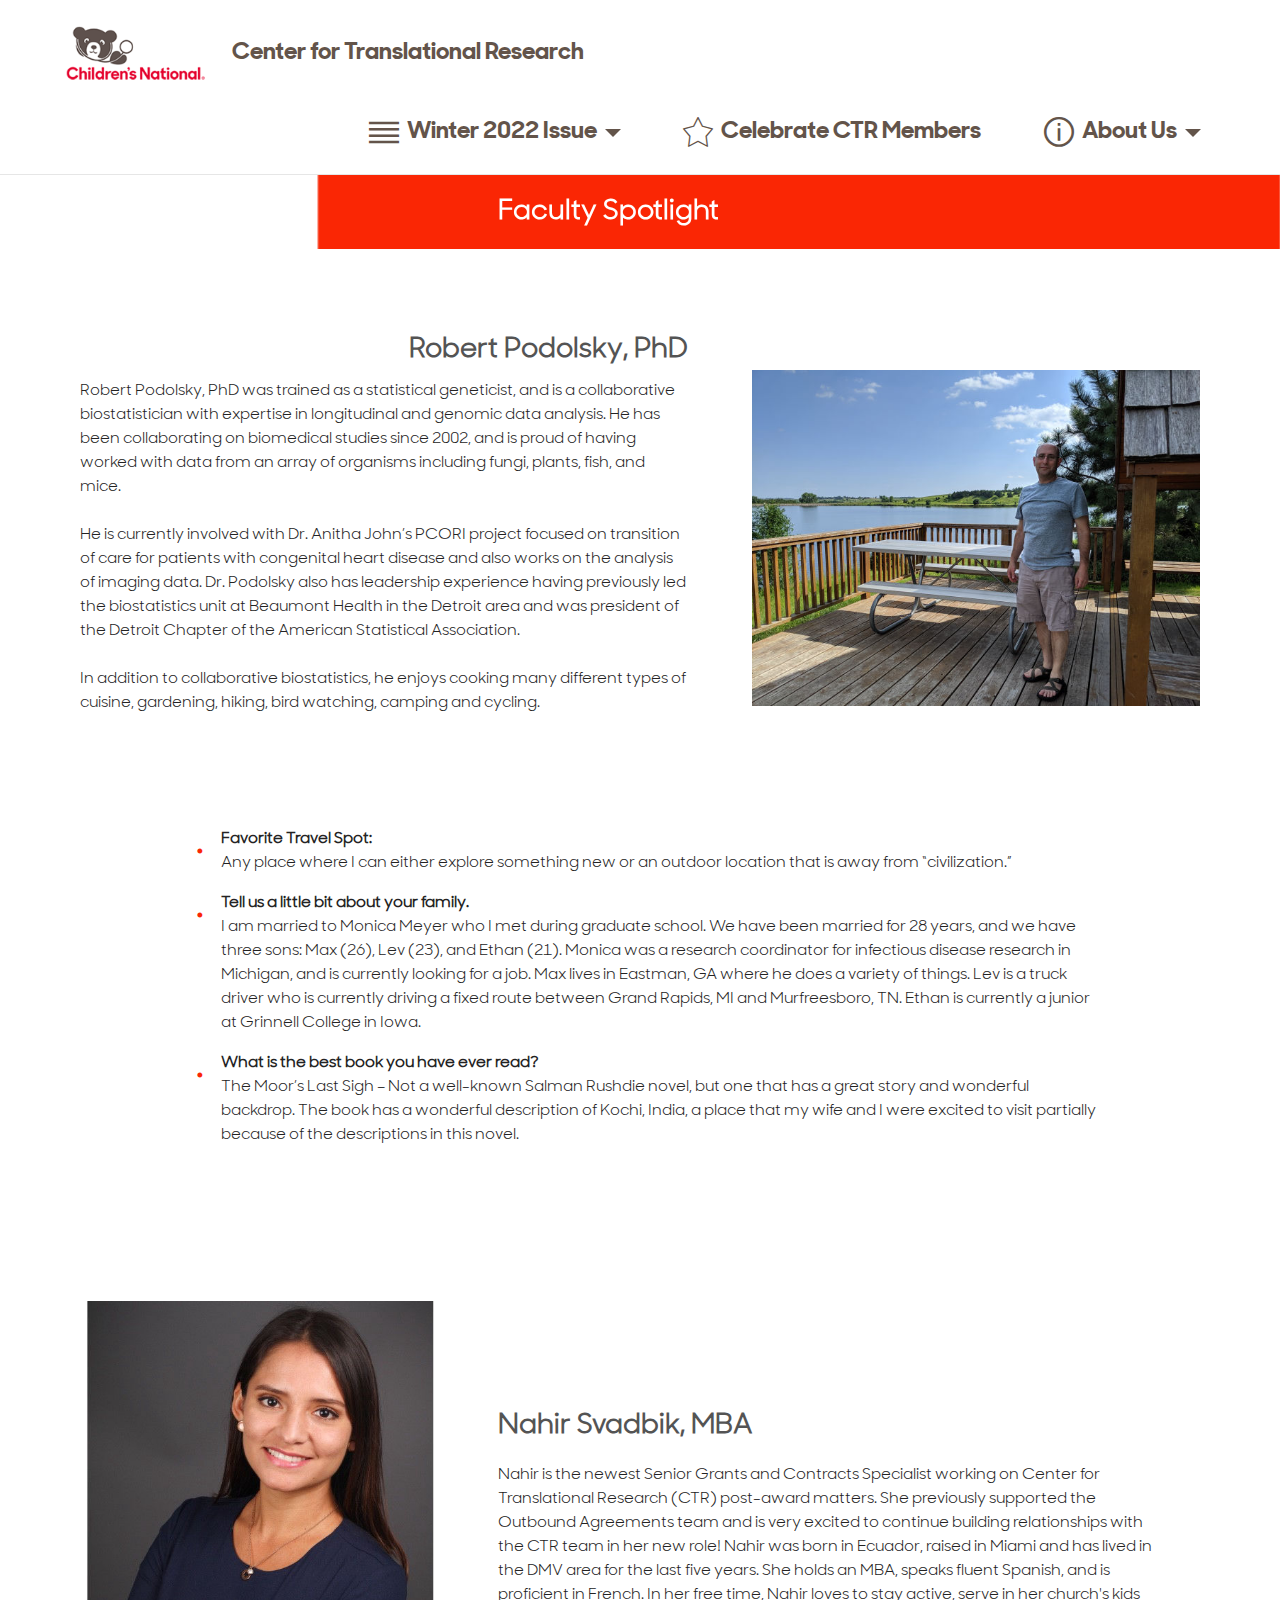
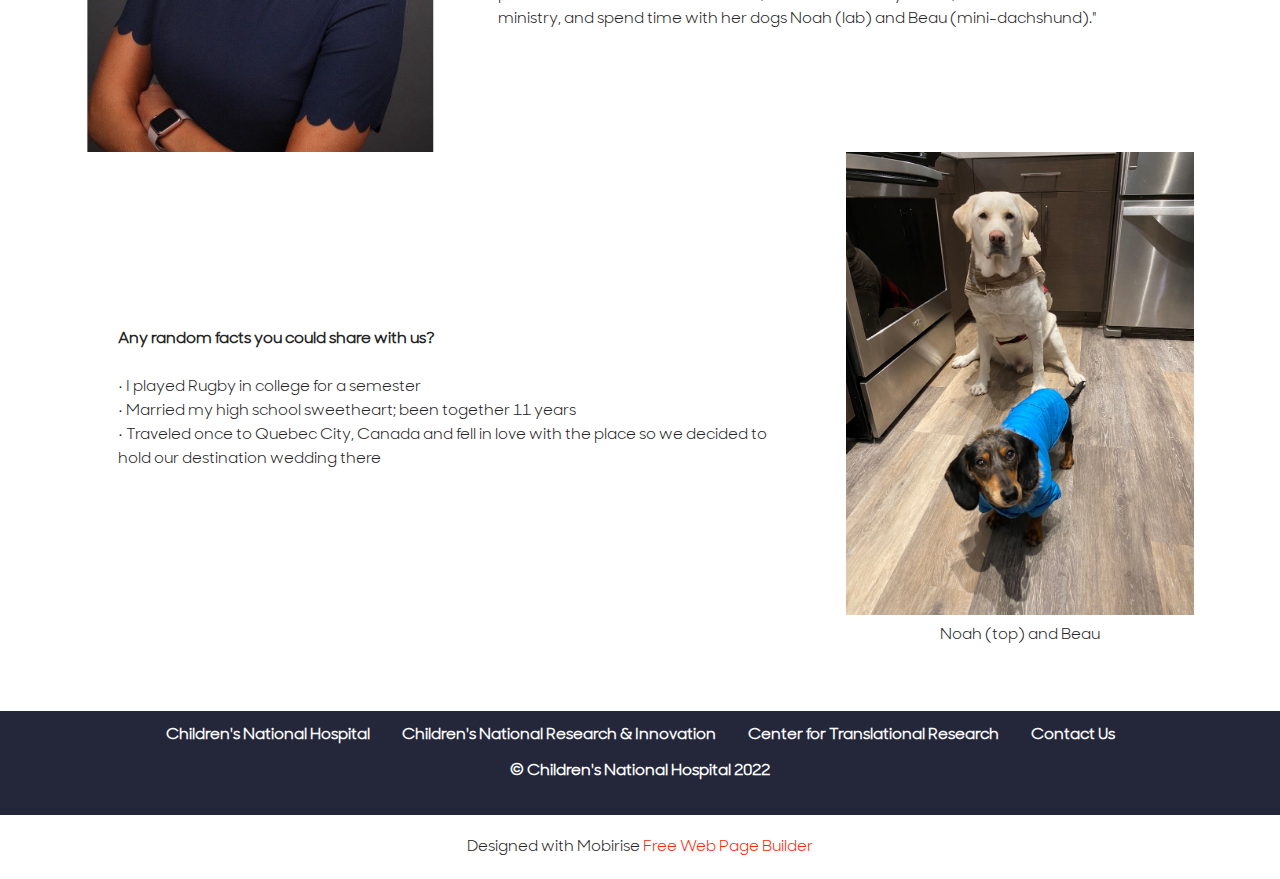
<file: CTRMembers.html>
<!DOCTYPE html>
<html  >
<head>
  <!-- Site made with Mobirise Website Builder v5.6.5, https://mobirise.com -->
  <meta charset="UTF-8">
  <meta http-equiv="X-UA-Compatible" content="IE=edge">
  <meta name="generator" content="Mobirise v5.6.5, mobirise.com">
  <meta name="twitter:card" content="summary_large_image"/>
  <meta name="twitter:image:src" content="">
  <meta property="og:image" content="">
  <meta name="twitter:title" content="CTR New Members">
  <meta name="viewport" content="width=device-width, initial-scale=1, minimum-scale=1">
  <link rel="shortcut icon" href="assets/images/cn-master-ol-rgb-hires-sm-229x120.png" type="image/x-icon">
  <meta name="description" content="">
  
  
  <title>CTR New Members</title>
  <link rel="stylesheet" href="assets/web/assets/mobirise-icons2/mobirise2.css">
  <link rel="stylesheet" href="assets/web/assets/mobirise-icons/mobirise-icons.css">
  <link rel="stylesheet" href="assets/bootstrap/css/bootstrap.min.css">
  <link rel="stylesheet" href="assets/bootstrap/css/bootstrap-grid.min.css">
  <link rel="stylesheet" href="assets/bootstrap/css/bootstrap-reboot.min.css">
  <link rel="stylesheet" href="assets/parallax/jarallax.css">
  <link rel="stylesheet" href="assets/dropdown/css/style.css">
  <link rel="stylesheet" href="assets/socicon/css/styles.css">
  <link rel="stylesheet" href="assets/theme/css/style.css">
  <link href="assets/fonts/style.css" rel="stylesheet">
  <link rel="preload" as="style" href="assets/mobirise/css/mbr-additional.css"><link rel="stylesheet" href="assets/mobirise/css/mbr-additional.css" type="text/css">
  
  
  
  
</head>
<body>
  
  <section class="menu cid-s48OLK6784" once="menu" id="menu1-q">
    
    <nav class="navbar navbar-dropdown navbar-expand-lg">
        <div class="container-fluid">
            <div class="navbar-brand">
                <span class="navbar-logo">
                    <a href="https://childrensnational.org/">
                        <img src="assets/images/cn-master-ol-rgb-hires-sm-229x120.png" alt="Mobirise" style="height: 5.6rem;">
                    </a>
                </span>
                <span class="navbar-caption-wrap"><a class="navbar-caption text-info display-4" href="https://childrensnational.org/research-and-education/center-for-translational-research">Center for Translational Research</a></span>
            </div>
            <button class="navbar-toggler" type="button" data-toggle="collapse" data-target="#navbarSupportedContent" aria-controls="navbarNavAltMarkup" aria-expanded="false" aria-label="Toggle navigation">
                <div class="hamburger">
                    <span></span>
                    <span></span>
                    <span></span>
                    <span></span>
                </div>
            </button>
            <div class="collapse navbar-collapse" id="navbarSupportedContent">
                <ul class="navbar-nav nav-dropdown nav-right" data-app-modern-menu="true"><li class="nav-item dropdown"><a class="nav-link link dropdown-toggle text-info display-4" href="#" data-toggle="dropdown-submenu" aria-expanded="false"><span class="mobi-mbri mobi-mbri-align-justify mbr-iconfont mbr-iconfont-btn"></span>Winter 2022 Issue</a><div class="dropdown-menu"><a class="dropdown-item text-info display-4" href="index.html">Homepage</a><a class="dropdown-item text-info display-4" href="CTRLeadership.html" aria-expanded="false">CTR Leadership</a><a class="dropdown-item text-info display-4" href="FacultyNews.html" aria-expanded="false">Faculty News</a><a class="dropdown-item text-info display-4" href="CTRMembers.html" aria-expanded="false">CTR Members</a><a class="dropdown-item text-info display-4" href="ResearchResources.html" aria-expanded="false">Research Resources</a><a class="dropdown-item text-info display-4" href="GrantsContracts.html" aria-expanded="false">Grants &amp; Contracts</a><div class="dropdown"><a class="dropdown-item dropdown-toggle text-info display-4" href="#" aria-expanded="false" data-toggle="dropdown-submenu">Archived Newsletter</a><div class="dropdown-menu dropdown-submenu"><a class="dropdown-item text-info display-4" href="https://ctrinfo.github.io/NewsletterF19/" aria-expanded="false">Fall 2019</a><a class="dropdown-item text-info display-4" href="https://ctrinfo.github.io/NewsletterWinter2020/index.html" aria-expanded="false">Winter 2020</a><a class="dropdown-item text-info display-4" href="https://ctrinfo.github.io/NewsletterSP20/ResearchResources.html" aria-expanded="false">Spring 2020</a><a class="dropdown-item text-info display-4" href="https://ctrinfo.github.io/ConnectorsCornerSF20/index.html" aria-expanded="false">Summer | Fall 2020</a><a class="dropdown-item text-info display-4" href="https://ctrinfo.github.io/ccW21/" aria-expanded="false" target="_blank">Winter 2021</a><a class="dropdown-item text-info display-4" href="https://ctrinfo.github.io/CCS21/index.html" aria-expanded="false" target="_blank">Spring 2021</a><a class="dropdown-item text-info display-4" href="https://ctrinfo.github.io/CCSUMR21/index.html" aria-expanded="false" target="_blank">Summer 2021</a><a class="dropdown-item text-info text-primary display-4" href="https://ctrinfo.github.io/CCFall2021/index.html" aria-expanded="false" target="_blank">Fall 2021</a></div></div></div></li>
                    <li class="nav-item"><a class="nav-link link text-info display-4" href="CTRform.html"><span class="mbri-star mbr-iconfont mbr-iconfont-btn"></span>
                            Celebrate CTR Members<br></a></li><li class="nav-item dropdown"><a class="nav-link link dropdown-toggle text-info display-4" href="#" data-toggle="dropdown-submenu" aria-expanded="false"><span class="mobi-mbri mobi-mbri-info mbr-iconfont mbr-iconfont-btn"></span>
                            About Us</a><div class="dropdown-menu"><a class="dropdown-item text-info display-4" href="CTRLeadership.html">CTR Leadership</a><a class="dropdown-item text-info display-4" href="https://childrensnational.org/research-and-education/center-for-translational-research" aria-expanded="false">CTR</a></div></li></ul>
                
                
            </div>
        </div>
    </nav>

</section>

<section class="header2 cid-sOhoFDqxmj mbr-parallax-background" id="header2-7f">

    

    

    <div class="container">
        <div class="row">
            <div class="col-12 col-lg-7">
                <h1 class="mbr-section-title mbr-fonts-style mb-3 display-5"><strong>Faculty Spotlight</strong></h1>
                
                
                
            </div>
        </div>
    </div>
</section>

<section class="features15 cid-sOhoVtHQXO" id="features16-7g">

    

    
    <div class="container-fluid">
        <div class="content-wrapper">
            <div class="row align-items-center">
                <div class="col-12 col-lg">
                    <div class="text-wrapper">
                        <h6 class="card-title mbr-fonts-style display-5">
                            <strong>Robert Podolsky, PhD</strong></h6>
                        <p class="mbr-text mbr-fonts-style mb-4 display-7">Robert Podolsky, PhD was trained as a statistical geneticist, and is a collaborative biostatistician with expertise in longitudinal and genomic data analysis. He has been collaborating on biomedical studies since 2002, and is proud of having worked with data from an array of organisms including fungi, plants, fish, and mice. <br><br>He is currently involved with Dr. Anitha John’s PCORI project focused on transition of care for patients with congenital heart disease and also works on the analysis of imaging data. Dr. Podolsky also has leadership experience having previously led the biostatistics unit at Beaumont Health in the Detroit area and was president of the Detroit Chapter of the American Statistical Association. <br><br>In addition to collaborative biostatistics, he enjoys cooking many different types of cuisine, gardening, hiking, bird watching, camping and cycling.&nbsp;</p>
                        
                    </div>
                </div>
                <div class="col-12 col-lg-5">
                    <div class="image-wrapper">
                        <img src="assets/images/rp-sdakota-71519-632x474.jpg" alt="Mobirise">
                    </div>
                </div>
            </div>
        </div>
    </div>
</section>

<section class="content14 cid-sym87JFXIE" id="content14-4l">
    
    
    
    <div class="container">
        <div class="row justify-content-center">
            <div class="col-md-12 col-lg-10">
                    
                <ul class="list mbr-fonts-style display-7">
                    <li><strong>Favorite Travel Spot:&nbsp;</strong><br>Any place where I can either explore something new or an outdoor location that is away from “civilization.”</li>
                    <li><strong>Tell us a little bit about your family.&nbsp;</strong><br>I am married to Monica Meyer who I met during graduate school. We have been married for 28 years, and we have three sons: Max (26), Lev (23), and Ethan (21). Monica was a research coordinator for infectious disease research in Michigan, and is currently looking for a job. Max lives in Eastman, GA where he does a variety of things. Lev is a truck driver who is currently driving a fixed route between Grand Rapids, MI and Murfreesboro, TN. Ethan is currently a junior at Grinnell College in Iowa.&nbsp;</li>
                    <li><strong>What is the best book you have ever read?&nbsp;</strong><br>The Moor’s Last Sigh – Not a well-known Salman Rushdie novel, but one that has a great story and wonderful backdrop. The book has a wonderful description of Kochi, India, a place that my wife and I were excited to visit partially because of the descriptions in this novel.</li>
                </ul>
            </div>
        </div>
    </div>
</section>

<section class="header2 cid-sNPhTNsget mbr-parallax-background" id="header2-6n">

    

    

    <div class="container">
        <div class="row">
            <div class="col-12 col-lg-7">
                <h1 class="mbr-section-title mbr-fonts-style mb-3 display-5"><strong>Staff Spotlight</strong></h1>
                
                
                
            </div>
        </div>
    </div>
</section>

<section class="image1 cid-sfA6xklAh8" id="image1-2a">
    

    

    <div class="container">
        <div class="row align-items-center">
            <div class="col-12 col-lg-4">
                <div class="image-wrapper">
                    <img src="assets/images/nahir-headshot-507x657.jpg" alt="Mobirise">
                    
                </div>
            </div>
            <div class="col-12 col-lg">
                <div class="text-wrapper">
                    <h3 class="mbr-section-title mbr-fonts-style mb-3 display-5">
                        <strong>Nahir Svadbik, MBA</strong></h3>
                    <p class="mbr-text mbr-fonts-style display-7">Nahir is the newest Senior Grants and Contracts Specialist working on Center for Translational Research (CTR) post-award matters. She previously supported the Outbound Agreements team and is very excited to continue building relationships with the CTR team in her new role! Nahir was born in Ecuador, raised in Miami and has lived in the DMV area for the last five years. She holds an MBA, speaks fluent Spanish, and is proficient in French. In her free time, Nahir loves to stay active, serve in her church's kids ministry, and spend time with her dogs Noah (lab) and Beau (mini-dachshund)."<br></p>
                </div>
            </div>
        </div>
    </div>
</section>

<section class="image2 cid-sYulTVCydY" id="image2-8s">
    

    

    <div class="container">
        <div class="row align-items-center">
            <div class="col-12 col-lg-4">
                <div class="image-wrapper">
                    <img src="assets/images/noah-and-beau-886x1181.jpg" alt="Mobirise">
                    <p class="mbr-description mbr-fonts-style mt-2 align-center display-7">
                        Noah (top) and Beau</p>
                </div>
            </div>
            <div class="col-12 col-lg">
                <div class="text-wrapper">
                    
                    <p class="mbr-text mbr-fonts-style display-7"><strong>Any random facts you could share with us?</strong><br><br>•	I played Rugby in college for a semester
<br>•	Married my high school sweetheart; been together 11 years 
<br>•	Traveled once to Quebec City, Canada and fell in love with the place so we decided to hold our destination wedding there&nbsp;<br></p>
                </div>
            </div>
        </div>
    </div>
</section>

<section class="footer3 cid-s48P1Icc8J" once="footers" id="footer3-r">

    

    

    <div class="container-fluid">
        <div class="media-container-row align-center mbr-white">
            <div class="row row-links">
                <ul class="foot-menu">
                    
                    
                    
                    
                    
                <li class="foot-menu-item mbr-fonts-style display-7"><p><a href="https://childrensnational.org/" class="text-white"><strong>Children's National Hospital</strong></a></p></li><li class="foot-menu-item mbr-fonts-style display-7"><p><a href="https://childrensnational.org/research/innovation" class="text-white"><strong>Children's National Research &amp; Innovation</strong></a></p></li><li class="foot-menu-item mbr-fonts-style display-7"><p><a href="https://childrensnational.org/research/center-for-translational-research" class="text-white"><strong>Center for Translational Research</strong></a></p></li><li class="foot-menu-item mbr-fonts-style display-7"><p><a href="mailto:CTRAdmin@childrensnational.org" class="text-white"><strong>Contact Us</strong></a></p></li></ul>
            </div>
            
            <div class="row row-copirayt">
                <p class="mbr-text mb-0 mbr-fonts-style mbr-white align-center display-7"><strong>
                    © Children's National Hospital 2022</strong></p>
            </div>
        </div>
    </div>
</section><section class="display-7" style="padding: 0;align-items: center;justify-content: center;flex-wrap: wrap;    align-content: center;display: flex;position: relative;height: 4rem;"><a href="https://mobiri.se/2280858" style="flex: 1 1;height: 4rem;position: absolute;width: 100%;z-index: 1;"><img alt="" style="height: 4rem;" src="[data-uri]"></a><p style="margin: 0;text-align: center;" class="display-7">Designed with Mobirise &#8204;</p><a style="z-index:1" href="https://mobirise.com/web-page-maker.html">Free Web Page Builder</a></section><script src="assets/bootstrap/js/bootstrap.bundle.min.js"></script>  <script src="assets/parallax/jarallax.js"></script>  <script src="assets/smoothscroll/smooth-scroll.js"></script>  <script src="assets/ytplayer/index.js"></script>  <script src="assets/dropdown/js/navbar-dropdown.js"></script>  <script src="assets/theme/js/script.js"></script>  
  
  
 <div id="scrollToTop" class="scrollToTop mbr-arrow-up"><a style="text-align: center;"><i class="mbr-arrow-up-icon mbr-arrow-up-icon-cm cm-icon cm-icon-smallarrow-up"></i></a></div>
  </body>
</html>
</file>
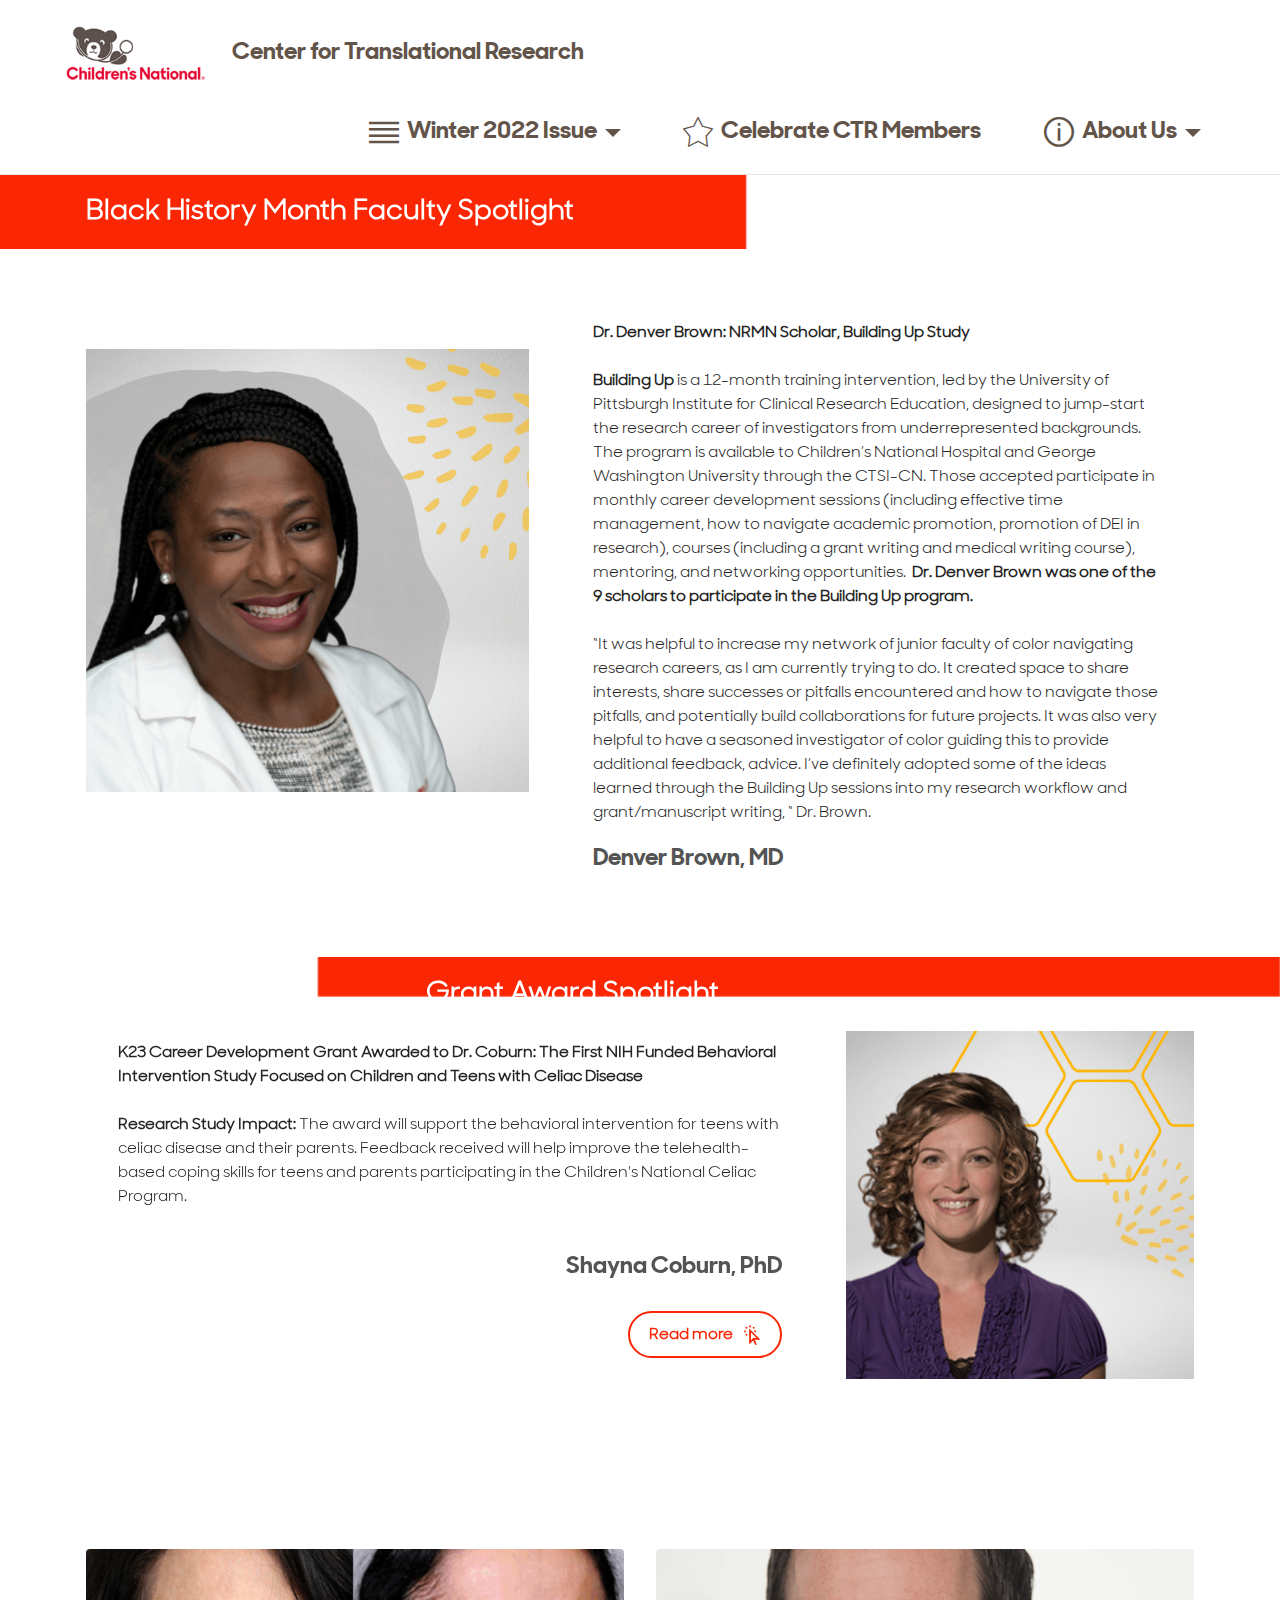
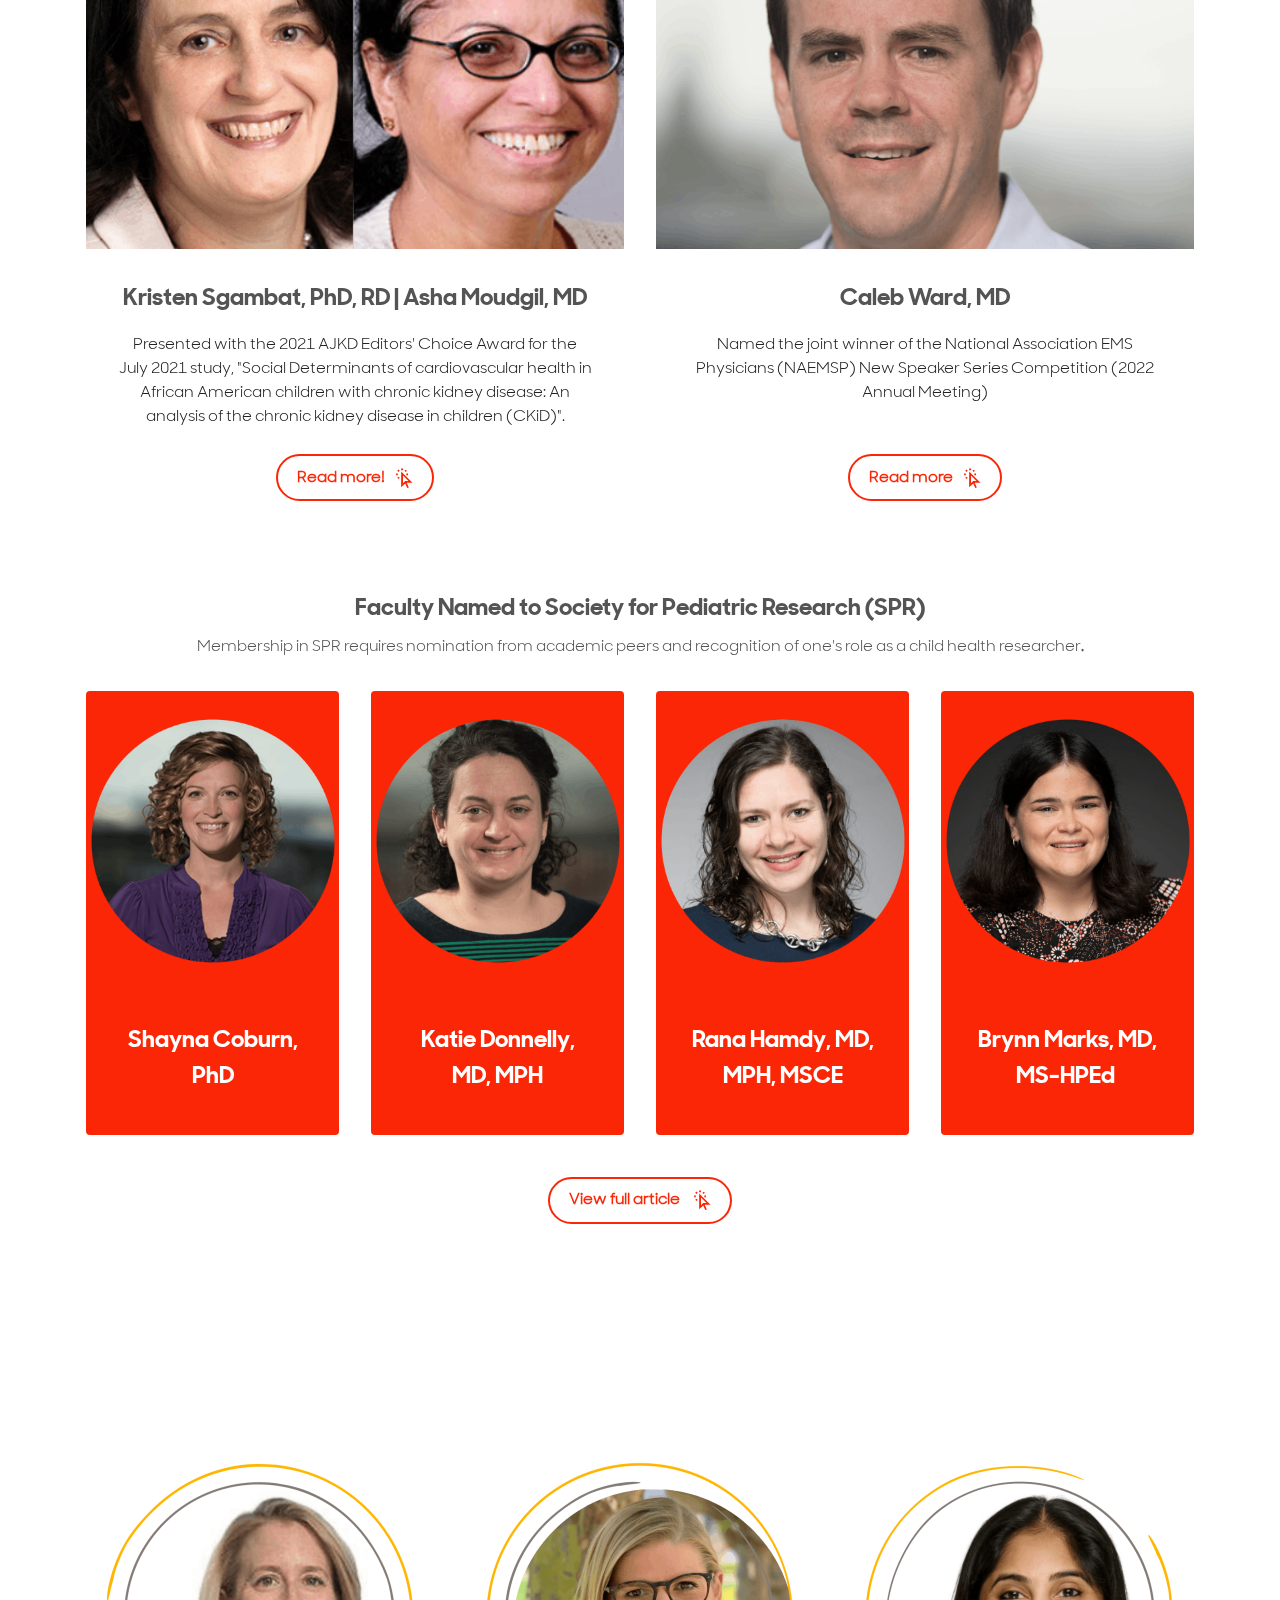
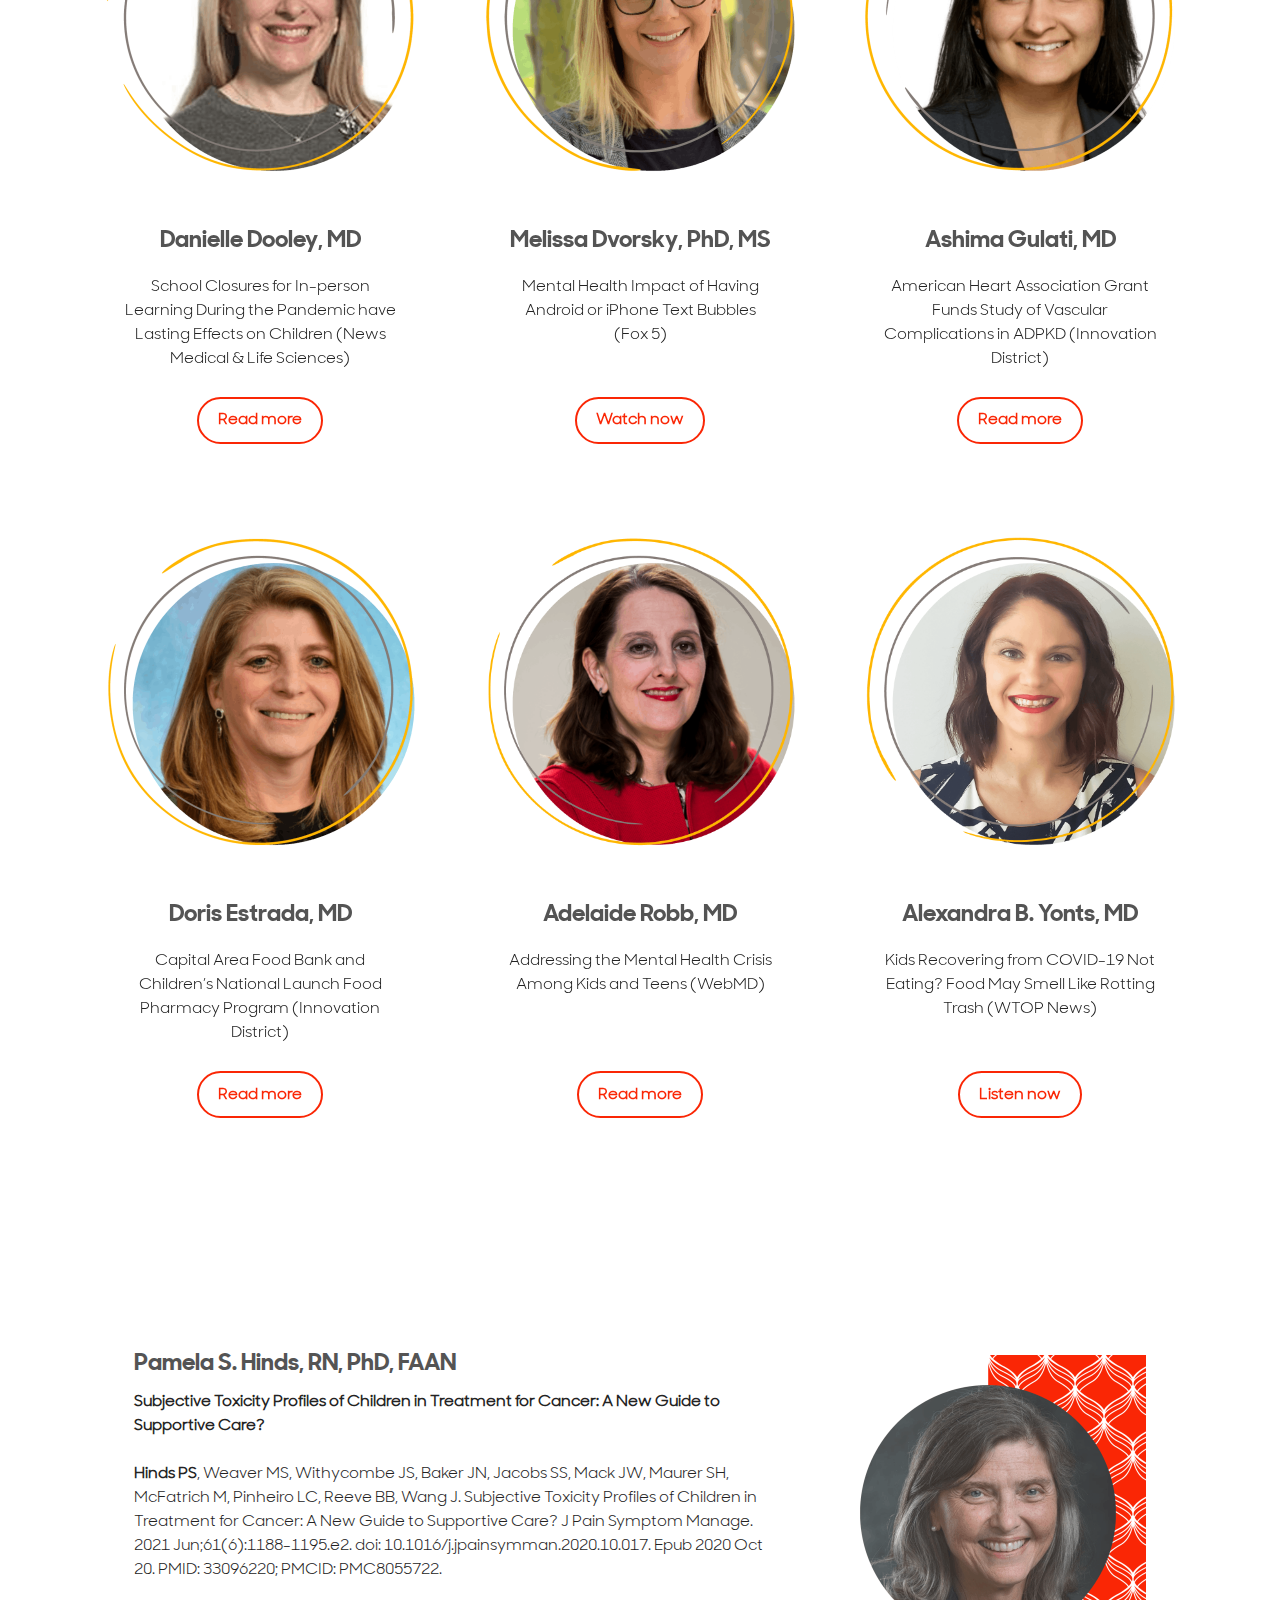
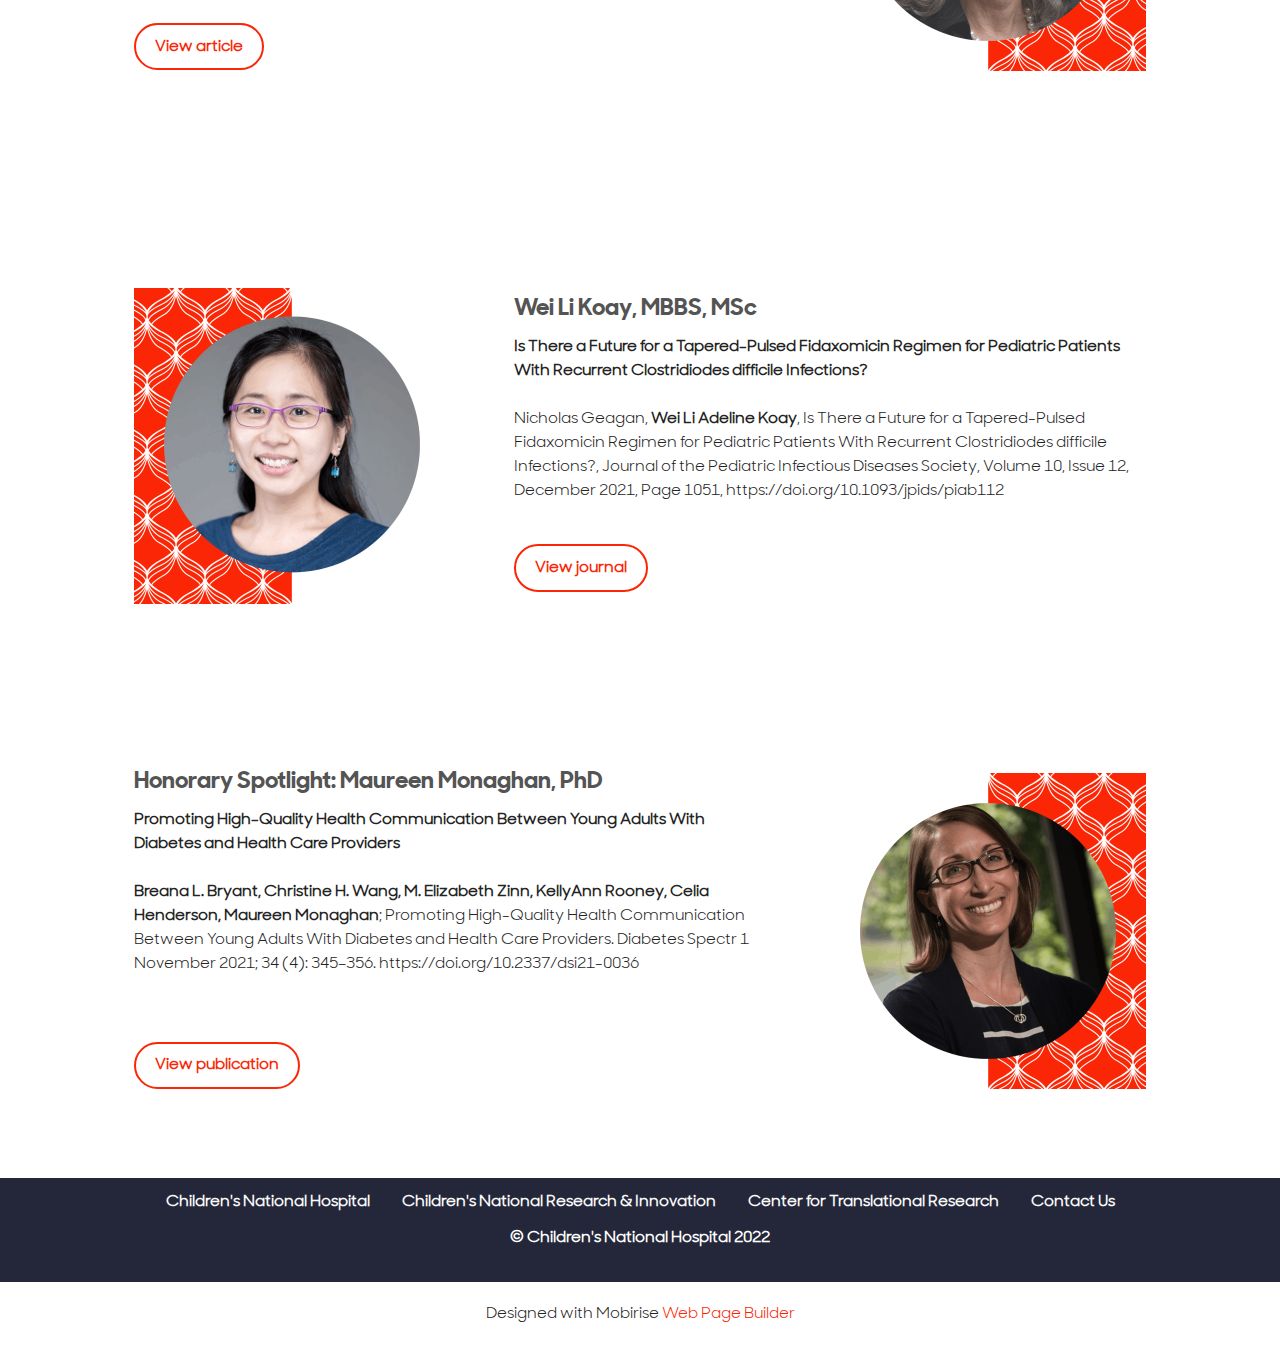
<file: FacultyNews.html>
<!DOCTYPE html>
<html  >
<head>
  <!-- Site made with Mobirise Website Builder v5.6.5, https://mobirise.com -->
  <meta charset="UTF-8">
  <meta http-equiv="X-UA-Compatible" content="IE=edge">
  <meta name="generator" content="Mobirise v5.6.5, mobirise.com">
  <meta name="twitter:card" content="summary_large_image"/>
  <meta name="twitter:image:src" content="">
  <meta property="og:image" content="">
  <meta name="twitter:title" content="Faculty News">
  <meta name="viewport" content="width=device-width, initial-scale=1, minimum-scale=1">
  <link rel="shortcut icon" href="assets/images/cn-master-ol-rgb-hires-sm-229x120.png" type="image/x-icon">
  <meta name="description" content="">
  
  
  <title>Faculty News</title>
  <link rel="stylesheet" href="assets/web/assets/mobirise-icons2/mobirise2.css">
  <link rel="stylesheet" href="assets/web/assets/mobirise-icons/mobirise-icons.css">
  <link rel="stylesheet" href="assets/bootstrap/css/bootstrap.min.css">
  <link rel="stylesheet" href="assets/bootstrap/css/bootstrap-grid.min.css">
  <link rel="stylesheet" href="assets/bootstrap/css/bootstrap-reboot.min.css">
  <link rel="stylesheet" href="assets/parallax/jarallax.css">
  <link rel="stylesheet" href="assets/dropdown/css/style.css">
  <link rel="stylesheet" href="assets/socicon/css/styles.css">
  <link rel="stylesheet" href="assets/theme/css/style.css">
  <link href="assets/fonts/style.css" rel="stylesheet">
  <link rel="preload" as="style" href="assets/mobirise/css/mbr-additional.css"><link rel="stylesheet" href="assets/mobirise/css/mbr-additional.css" type="text/css">
  
  
  
  
</head>
<body>
  
  <section class="menu cid-s48OLK6784" once="menu" id="menu1-m">
    
    <nav class="navbar navbar-dropdown navbar-expand-lg">
        <div class="container-fluid">
            <div class="navbar-brand">
                <span class="navbar-logo">
                    <a href="https://childrensnational.org/">
                        <img src="assets/images/cn-master-ol-rgb-hires-sm-229x120.png" alt="Mobirise" style="height: 5.6rem;">
                    </a>
                </span>
                <span class="navbar-caption-wrap"><a class="navbar-caption text-info display-4" href="https://childrensnational.org/research-and-education/center-for-translational-research">Center for Translational Research</a></span>
            </div>
            <button class="navbar-toggler" type="button" data-toggle="collapse" data-target="#navbarSupportedContent" aria-controls="navbarNavAltMarkup" aria-expanded="false" aria-label="Toggle navigation">
                <div class="hamburger">
                    <span></span>
                    <span></span>
                    <span></span>
                    <span></span>
                </div>
            </button>
            <div class="collapse navbar-collapse" id="navbarSupportedContent">
                <ul class="navbar-nav nav-dropdown nav-right" data-app-modern-menu="true"><li class="nav-item dropdown"><a class="nav-link link dropdown-toggle text-info display-4" href="#" data-toggle="dropdown-submenu" aria-expanded="false"><span class="mobi-mbri mobi-mbri-align-justify mbr-iconfont mbr-iconfont-btn"></span>Winter 2022 Issue</a><div class="dropdown-menu"><a class="dropdown-item text-info display-4" href="index.html">Homepage</a><a class="dropdown-item text-info display-4" href="CTRLeadership.html" aria-expanded="false">CTR Leadership</a><a class="dropdown-item text-info display-4" href="FacultyNews.html" aria-expanded="false">Faculty News</a><a class="dropdown-item text-info display-4" href="CTRMembers.html" aria-expanded="false">CTR Members</a><a class="dropdown-item text-info display-4" href="ResearchResources.html" aria-expanded="false">Research Resources</a><a class="dropdown-item text-info display-4" href="GrantsContracts.html" aria-expanded="false">Grants &amp; Contracts</a><div class="dropdown"><a class="dropdown-item dropdown-toggle text-info display-4" href="#" aria-expanded="false" data-toggle="dropdown-submenu">Archived Newsletter</a><div class="dropdown-menu dropdown-submenu"><a class="dropdown-item text-info display-4" href="https://ctrinfo.github.io/NewsletterF19/" aria-expanded="false">Fall 2019</a><a class="dropdown-item text-info display-4" href="https://ctrinfo.github.io/NewsletterWinter2020/index.html" aria-expanded="false">Winter 2020</a><a class="dropdown-item text-info display-4" href="https://ctrinfo.github.io/NewsletterSP20/ResearchResources.html" aria-expanded="false">Spring 2020</a><a class="dropdown-item text-info display-4" href="https://ctrinfo.github.io/ConnectorsCornerSF20/index.html" aria-expanded="false">Summer | Fall 2020</a><a class="dropdown-item text-info display-4" href="https://ctrinfo.github.io/ccW21/" aria-expanded="false" target="_blank">Winter 2021</a><a class="dropdown-item text-info display-4" href="https://ctrinfo.github.io/CCS21/index.html" aria-expanded="false" target="_blank">Spring 2021</a><a class="dropdown-item text-info display-4" href="https://ctrinfo.github.io/CCSUMR21/index.html" aria-expanded="false" target="_blank">Summer 2021</a><a class="dropdown-item text-info text-primary display-4" href="https://ctrinfo.github.io/CCFall2021/index.html" aria-expanded="false" target="_blank">Fall 2021</a></div></div></div></li>
                    <li class="nav-item"><a class="nav-link link text-info display-4" href="CTRform.html"><span class="mbri-star mbr-iconfont mbr-iconfont-btn"></span>
                            Celebrate CTR Members<br></a></li><li class="nav-item dropdown"><a class="nav-link link dropdown-toggle text-info display-4" href="#" data-toggle="dropdown-submenu" aria-expanded="false"><span class="mobi-mbri mobi-mbri-info mbr-iconfont mbr-iconfont-btn"></span>
                            About Us</a><div class="dropdown-menu"><a class="dropdown-item text-info display-4" href="CTRLeadership.html">CTR Leadership</a><a class="dropdown-item text-info display-4" href="https://childrensnational.org/research-and-education/center-for-translational-research" aria-expanded="false">CTR</a></div></li></ul>
                
                
            </div>
        </div>
    </nav>

</section>

<section class="header2 cid-sYRckMHiDB mbr-parallax-background" id="header2-8t">

    

    

    <div class="container">
        <div class="row">
            <div class="col-12 col-lg-7">
                <h1 class="mbr-section-title mbr-fonts-style mb-3 display-5"><strong>Black History Month Faculty Spotlight</strong></h1>
                
                
                
            </div>
        </div>
    </div>
</section>

<section class="header11 cid-sYRcOYTaD7" id="header11-8u">

    

    

    <div class="container">
        <div class="row justify-content-center">
            <div class="col-12 col-md-5 image-wrapper">
                <img class="w-100" src="assets/images/ctr-newsletter-winter-2022-1-886x886.png" alt="Mobirise">
            </div>
            <div class="col-12 col-md">
                <div class="text-wrapper text-center">
                    <h1 class="mbr-section-title mbr-fonts-style mb-3 display-7"><strong><br></strong><br><strong><br>Dr. Denver Brown: NRMN Scholar, Building Up Study<br></strong><br><strong>Building Up</strong> is a 12-month training intervention, led by the University of Pittsburgh Institute for Clinical Research Education, designed to jump-start the research career of investigators from underrepresented backgrounds.<div>The program is available to Children’s National Hospital and George Washington University through the CTSI-CN. Those accepted participate in monthly career development sessions (including effective time management, how to navigate academic promotion, promotion of DEI in research), courses (including a grant writing and medical writing course), mentoring, and networking opportunities.&nbsp;&nbsp;<strong>Dr. Denver Brown was one of the 9 scholars to participate in the Building Up program.&nbsp;</strong><br><br>“It was helpful to increase my network of junior faculty of color navigating research careers, as I am currently trying to do. It created  space to share interests, share successes or pitfalls encountered and how to navigate those pitfalls, and potentially build collaborations for future projects. It was also very helpful to have a seasoned investigator of color guiding this to provide additional feedback, advice. I’ve definitely adopted some of the ideas learned through the Building Up sessions into my research workflow and grant/manuscript writing, “ Dr. Brown.<br></div></h1>
                    <p class="mbr-text mbr-fonts-style display-4"><strong>Denver Brown, MD</strong><br></p>
                    
                </div>
            </div>
        </div>
    </div>
</section>

<section class="header2 cid-sOb78nrDyw mbr-parallax-background" id="header2-6t">

    

    

    <div class="container">
        <div class="row">
            <div class="col-12 col-lg-7">
                <h1 class="mbr-section-title mbr-fonts-style mb-3 display-5"><strong>Grant Award Spotlight</strong></h1>
                
                
                
            </div>
        </div>
    </div>
</section>

<section class="header11 cid-sOb9iLtOyt mbr-parallax-background" id="header11-6u">

    

    <div class="mbr-overlay" style="opacity: 0.8; background-color: rgb(255, 255, 255);"></div>

    <div class="container">
        <div class="row justify-content-center">
            <div class="col-12 col-md-4 image-wrapper">
                <img class="w-100" src="assets/images/shayna-coburn-phd-2-886x886.png" alt="Mobirise">
            </div>
            <div class="col-12 col-md">
                <div class="text-wrapper text-center">
                    <h1 class="mbr-section-title mbr-fonts-style mb-3 display-7"><strong>K23 Career Development Grant Awarded to Dr. Coburn: The First NIH Funded Behavioral Intervention Study Focused on Children and Teens with Celiac Disease</strong><br><br><div><strong>Research Study Impact: </strong><span style="font-size: 1rem;">The award will support the behavioral intervention for teens with celiac disease and their parents. Feedback received will help improve the telehealth-based coping skills for teens and parents participating in the Children's National Celiac Program.</span></div><div><br></div></h1>
                    <p class="mbr-text mbr-fonts-style display-4"><strong>Shayna Coburn, PhD</strong><br></p>
                    <div class="mbr-section-btn mt-3"><a class="btn btn-danger-outline display-7" href="https://innovationdistrict.childrensnational.org/grant-funds-behavioral-intervention-study-of-teens-with-celiac-disease/" target="_blank"><span class="mobi-mbri mobi-mbri-cursor-click mbr-iconfont mbr-iconfont-btn"></span>Read more</a></div>
                </div>
            </div>
        </div>
    </div>
</section>

<section class="header2 cid-sNKeoTq1m3 mbr-parallax-background" id="header2-62">

    

    

    <div class="container">
        <div class="row">
            <div class="col-12 col-lg-7">
                <h1 class="mbr-section-title mbr-fonts-style mb-3 display-5"><strong>Honors | Promotions</strong></h1>
                
                
                
            </div>
        </div>
    </div>
</section>

<section class="gallery2 cid-sYgWZjinMj" id="gallery2-8k">
    
    
    <div class="container">
        
        <div class="row mt-4">
            
            <div class="item features-image сol-12 col-md-6 col-lg-6 active">
                <div class="item-wrapper">
                    <div class="item-img">
                        <img src="assets/images/newsletter-spotlight-1-500x500.png" alt="" data-slide-to="0">
                    </div>
                    <div class="item-content">
                        <h5 class="item-title mbr-fonts-style display-4">Kristen Sgambat, PhD, RD | Asha Moudgil, MD</h5>
                        
                        <p class="mbr-text mbr-fonts-style mt-3 display-7">Presented with the 2021 AJKD Editors' Choice Award for the July 2021 study, "Social Determinants of cardiovascular health in African American children with chronic kidney disease:&nbsp;An analysis of the chronic kidney disease in children (CKiD)".</p>
                    </div>
                    <div class="mbr-section-btn item-footer mt-2"><a href="https://innovationdistrict.childrensnational.org/kristen-sgambat-and-asha-moudgil-receive-editors-choice-award/" class="btn item-btn btn-danger-outline display-7" target="_blank"><span class="mobi-mbri mobi-mbri-cursor-click mbr-iconfont mbr-iconfont-btn"></span>Read more!</a></div>
                </div>
            </div><div class="item features-image сol-12 col-md-6 col-lg-6">
                <div class="item-wrapper">
                    <div class="item-img">
                        <img src="assets/images/ward-caleb-525x525.png" alt="" data-slide-to="1">
                    </div>
                    <div class="item-content">
                        <h5 class="item-title mbr-fonts-style display-4">Caleb Ward, MD</h5>
                        
                        <p class="mbr-text mbr-fonts-style mt-3 display-7">
                            Named the joint winner of the National Association EMS Physicians (NAEMSP) New Speaker Series Competition (2022 Annual Meeting)</p>
                    </div>
                    <div class="mbr-section-btn item-footer mt-2"><a href="https://www.linkedin.com/posts/children%27s-national-medical-center_last-week-dr-caleb-ward-mb-bchir-mph-activity-6892466143173713920-u0EK" class="btn item-btn btn-danger-outline display-7" target="_blank"><span class="mobi-mbri mobi-mbri-cursor-click mbr-iconfont mbr-iconfont-btn"></span>Read more</a></div>
                </div>
            </div>
            
            
        </div>
    </div>
</section>

<section class="gallery3 cid-sXQJ1VjdW3" id="gallery3-8j">
    
    
    <div class="container">
        <div class="mbr-section-head">
            <h4 class="mbr-section-title mbr-fonts-style align-center mb-0 display-4"><strong>Faculty Named to Society for Pediatric Research (SPR)</strong></h4>
            <h5 class="mbr-section-subtitle mbr-fonts-style align-center mb-0 mt-2 display-7">Membership in SPR requires nomination from academic peers and recognition of one's role as a child health researcher<strong>.</strong></h5>
        </div>
        <div class="row mt-4">
            <div class="item features-image сol-12 col-md-6 col-lg-3">
                <div class="item-wrapper">
                    <div class="item-img">
                        <img src="assets/images/6-872x872.png" alt="">
                    </div>
                    <div class="item-content">
                        <h5 class="item-title mbr-fonts-style display-4">
                            <strong>Shayna Coburn, PhD</strong></h5>
                        
                        
                    </div>
                    
                </div>
            </div>
            <div class="item features-image сol-12 col-md-6 col-lg-3">
                <div class="item-wrapper">
                    <div class="item-img">
                        <img src="assets/images/7-1-872x872.png" alt="">
                    </div>
                    <div class="item-content">
                        <h5 class="item-title mbr-fonts-style display-4">
                            <strong>Katie Donnelly, MD, MPH</strong></h5>
                        
                        
                    </div>
                    
                </div>
            </div>
            <div class="item features-image сol-12 col-md-6 col-lg-3">
                <div class="item-wrapper">
                    <div class="item-img">
                        <img src="assets/images/8-1-872x872.png" alt="">
                    </div>
                    <div class="item-content">
                        <h5 class="item-title mbr-fonts-style display-4">
                            <strong>Rana Hamdy, MD, MPH, MSCE</strong></h5>
                        
                        
                    </div>
                    
                </div>
            </div>
            <div class="item features-image сol-12 col-md-6 col-lg-3">
                <div class="item-wrapper">
                    <div class="item-img">
                        <img src="assets/images/9-872x872.png" alt="" title="">
                    </div>
                    <div class="item-content">
                        <h5 class="item-title mbr-fonts-style display-4">
                            <strong>Brynn Marks, MD, MS-HPEd&nbsp;</strong></h5>
                        
                        
                    </div>
                    
                </div>
            </div>
        </div>
    </div>
</section>

<section class="content11 cid-sYgXovVcvF" id="content11-8l">
    
    <div class="container">
        <div class="row justify-content-center">
            <div class="col-md-12 col-lg-10">
                <div class="mbr-section-btn align-center"><a class="btn btn-danger-outline display-7" href="https://innovationdistrict.childrensnational.org/five-childrens-national-hospital-faculty-named-to-society-for-pediatric-research/" target="_blank"><span class="mobi-mbri mobi-mbri-cursor-click mbr-iconfont mbr-iconfont-btn"></span>View full article&nbsp;</a></div>
            </div>
        </div>
    </div>
</section>

<section class="header2 cid-sOXabh8ZR2 mbr-parallax-background" id="header2-85">

    

    

    <div class="container">
        <div class="row">
            <div class="col-12 col-lg-7">
                <h1 class="mbr-section-title mbr-fonts-style mb-3 display-5"><strong>Faculty in the News</strong></h1>
                
                
                
            </div>
        </div>
    </div>
</section>

<section class="gallery2 cid-sYhpsXBndn" id="gallery2-8o">
    
    
    <div class="container">
        <div class="mbr-section-head">
            <h4 class="mbr-section-title mbr-fonts-style align-center mb-0 display-2"><strong>Gallery with Text and Buttons</strong></h4>
            
        </div>
        <div class="row mt-4">
            <div class="item features-image сol-12 col-md-6 col-lg-4 active">
                <div class="item-wrapper">
                    <div class="item-img">
                        <img src="assets/images/14-696x696.png" alt="">
                    </div>
                    <div class="item-content">
                        <h5 class="item-title mbr-fonts-style display-4">Danielle Dooley, MD</h5>
                        
                        <p class="mbr-text mbr-fonts-style mt-3 display-7">
                            School Closures for In-person Learning During the Pandemic have Lasting Effects on Children (News Medical &amp; Life Sciences)</p>
                    </div>
                    <div class="mbr-section-btn item-footer mt-2"><a href="https://www.news-medical.net/news/20220118/School-closures-for-in-person-learning-during-the-pandemic-have-lasting-effects-on-children.aspx" class="btn item-btn btn-danger-outline display-7" target="_blank">Read more</a></div>
                </div>
            </div>
            <div class="item features-image сol-12 col-md-6 col-lg-4">
                <div class="item-wrapper">
                    <div class="item-img">
                        <img src="assets/images/15-696x696.png" alt="">
                    </div>
                    <div class="item-content">
                        <h5 class="item-title mbr-fonts-style display-4">Melissa Dvorsky, PhD, MS</h5>
                        
                        <p class="mbr-text mbr-fonts-style mt-3 display-7">Mental Health Impact of Having Android or iPhone Text Bubbles <br>(Fox 5)</p>
                    </div>
                    <div class="mbr-section-btn item-footer mt-2"><a href="https://www.fox5dc.com/video/1025047" class="btn item-btn btn-danger-outline display-7" target="_blank">Watch now</a></div>
                </div>
            </div>
            
            <div class="item features-image сol-12 col-md-6 col-lg-4">
                <div class="item-wrapper">
                    <div class="item-img">
                        <img src="assets/images/17-696x696.png" alt="" title="" data-slide-to="2">
                    </div>
                    <div class="item-content">
                        <h5 class="item-title mbr-fonts-style display-4">Ashima Gulati, MD</h5>
                        
                        <p class="mbr-text mbr-fonts-style mt-3 display-7">American Heart Association Grant Funds Study of Vascular Complications in ADPKD (Innovation District)</p>
                    </div>
                    <div class="mbr-section-btn item-footer mt-2"><a href="https://innovationdistrict.childrensnational.org/american-heart-association-grant-funds-study-of-vascular-complications-in-adpkd/" class="btn item-btn btn-danger-outline display-7" target="_blank">Read more</a></div>
                </div>
            </div><div class="item features-image сol-12 col-md-6 col-lg-4">
                <div class="item-wrapper">
                    <div class="item-img">
                        <img src="assets/images/16-696x696.png" alt="" data-slide-to="3">
                    </div>
                    <div class="item-content">
                        <h5 class="item-title mbr-fonts-style display-4">Doris Estrada, MD</h5>
                        
                        <p class="mbr-text mbr-fonts-style mt-3 display-7">Capital Area Food Bank and Children’s National Launch Food Pharmacy Program (Innovation District)</p>
                    </div>
                    <div class="mbr-section-btn item-footer mt-2"><a href="https://innovationdistrict.childrensnational.org/capital-area-food-bank-and-childrens-national-launch-food-pharmacy-program/" class="btn item-btn btn-danger-outline display-7" target="_blank">Read more</a></div>
                </div>
            </div><div class="item features-image сol-12 col-md-6 col-lg-4">
                <div class="item-wrapper">
                    <div class="item-img">
                        <img src="assets/images/18-1080x1080.png" alt="" title="" data-slide-to="4">
                    </div>
                    <div class="item-content">
                        <h5 class="item-title mbr-fonts-style display-4">Adelaide Robb, MD</h5>
                        
                        <p class="mbr-text mbr-fonts-style mt-3 display-7">Addressing the Mental Health Crisis Among Kids and Teens (WebMD)</p>
                    </div>
                    <div class="mbr-section-btn item-footer mt-2"><a href="https://www.webmd.com/coronavirus-in-context/video/adelaide-robb" class="btn item-btn btn-danger-outline display-7" target="_blank">Read more</a></div>
                </div>
            </div><div class="item features-image сol-12 col-md-6 col-lg-4">
                <div class="item-wrapper">
                    <div class="item-img">
                        <img src="assets/images/19-1080x1080.png" alt="" title="" data-slide-to="5">
                    </div>
                    <div class="item-content">
                        <h5 class="item-title mbr-fonts-style display-4">Alexandra B. Yonts, MD</h5>
                        
                        <p class="mbr-text mbr-fonts-style mt-3 display-7">Kids Recovering from COVID-19 Not Eating? Food May Smell Like Rotting Trash (WTOP News)</p>
                    </div>
                    <div class="mbr-section-btn item-footer mt-2"><a href="https://wtop.com/coronavirus/2022/01/the-long-covid-19-condition-that-can-cause-kids-to-not-want-to-eat/" class="btn item-btn btn-danger-outline display-7" target="_blank">Listen now</a></div>
                </div>
            </div>
        </div>
    </div>
</section>

<section class="header2 cid-sNPyYzhtZT mbr-parallax-background" id="header2-6p">

    

    

    <div class="container">
        <div class="row">
            <div class="col-12 col-lg-7">
                <h1 class="mbr-section-title mbr-fonts-style mb-3 display-5"><strong>Publication Spotlight</strong></h1>
                
                
                
            </div>
        </div>
    </div>
</section>

<section class="features15 cid-sYhqDVXb24" id="features16-8p">

    

    
    <div class="container">
        <div class="content-wrapper">
            <div class="row align-items-center">
                <div class="col-12 col-lg">
                    <div class="text-wrapper">
                        <h6 class="card-title mbr-fonts-style display-4">
                            <strong>Pamela S. Hinds, RN, PhD, FAAN</strong></h6>
                        <p class="mbr-text mbr-fonts-style mb-4 display-7"><strong>
                            Subjective Toxicity Profiles of Children in Treatment for Cancer: A New Guide to Supportive Care?</strong>&nbsp;<br><br><strong>Hinds PS</strong>, Weaver MS, Withycombe JS, Baker JN, Jacobs SS, Mack JW, Maurer SH, McFatrich M, Pinheiro LC, Reeve BB, Wang J. Subjective Toxicity Profiles of Children in Treatment for Cancer: A New Guide to Supportive Care? J Pain Symptom Manage. 2021 Jun;61(6):1188-1195.e2. doi: 10.1016/j.jpainsymman.2020.10.017. Epub 2020 Oct 20. PMID: 33096220; PMCID: PMC8055722.<br></p>
                        <div class="mbr-section-btn mt-3"><a class="btn btn-danger-outline display-7" href="https://pubmed.ncbi.nlm.nih.gov/33096220/" target="_blank">View article</a></div>
                    </div>
                </div>
                <div class="col-12 col-lg-4">
                    <div class="image-wrapper">
                        <img src="assets/images/27-632x632.png" alt="Mobirise">
                    </div>
                </div>
            </div>
        </div>
    </div>
</section>

<section class="features16 cid-sYhqKeh9x9 mbr-parallax-background" id="features17-8q">
    

    <div class="mbr-overlay" style="opacity: 0.7; background-color: rgb(255, 255, 255);">
    </div>
    <div class="container">
        <div class="content-wrapper">
            <div class="row align-items-center">
                <div class="col-12 col-lg-4">
                    <div class="image-wrapper">
                        <img src="assets/images/26-1-632x632.png" alt="Mobirise">
                    </div>
                </div>
                <div class="col-12 col-lg">
                    <div class="text-wrapper">
                        <h6 class="card-title mbr-fonts-style display-4">
                            <strong>Wei Li Koay, MBBS, MSc</strong></h6>
                        <p class="mbr-text mbr-fonts-style mb-4 display-7"><strong>Is There a Future for a Tapered-Pulsed Fidaxomicin Regimen for Pediatric Patients With Recurrent Clostridiodes difficile Infections?<br></strong><br>Nicholas Geagan, <strong>Wei Li Adeline Koay</strong>, Is There a Future for a Tapered-Pulsed Fidaxomicin Regimen for Pediatric Patients With Recurrent Clostridiodes difficile Infections?, Journal of the Pediatric Infectious Diseases Society, Volume 10, Issue 12, December 2021, Page 1051, https://doi.org/10.1093/jpids/piab112<br></p>
                        <div class="mbr-section-btn mt-3"><a class="btn btn-danger-outline display-7" href="https://academic.oup.com/jpids/article/10/12/1051/6457120?login=true" target="_blank">View journal</a></div>
                    </div>
                </div>
            </div>
        </div>
    </div>
</section>

<section class="features15 cid-sYhqWWji5H" id="features16-8r">

    

    
    <div class="container">
        <div class="content-wrapper">
            <div class="row align-items-center">
                <div class="col-12 col-lg">
                    <div class="text-wrapper">
                        <h6 class="card-title mbr-fonts-style display-4">
                            <strong>Honorary Spotlight: Maureen Monaghan, PhD</strong></h6>
                        <p class="mbr-text mbr-fonts-style mb-4 display-7"><strong>
                            Promoting High-Quality Health Communication Between Young Adults With Diabetes and Health Care Providers</strong><br><br><strong>Breana L. Bryant, Christine H. Wang, M. Elizabeth Zinn, KellyAnn Rooney, Celia Henderson, Maureen Monaghan</strong>; Promoting High-Quality Health Communication Between Young Adults With Diabetes and Health Care Providers. Diabetes Spectr 1 November 2021; 34 (4): 345–356. https://doi.org/10.2337/dsi21-0036<br><br></p>
                        <div class="mbr-section-btn mt-3"><a class="btn btn-danger-outline display-7" href="https://diabetesjournals.org/spectrum/article-abstract/34/4/345/138016/Promoting-High-Quality-Health-Communication?redirectedFrom=fulltext" target="_blank">View publication</a></div>
                    </div>
                </div>
                <div class="col-12 col-lg-4">
                    <div class="image-wrapper">
                        <img src="assets/images/ctr-newsletter-winter-2022-632x632.png" alt="Mobirise">
                    </div>
                </div>
            </div>
        </div>
    </div>
</section>

<section class="footer3 cid-s48P1Icc8J" once="footers" id="footer3-n">

    

    

    <div class="container-fluid">
        <div class="media-container-row align-center mbr-white">
            <div class="row row-links">
                <ul class="foot-menu">
                    
                    
                    
                    
                    
                <li class="foot-menu-item mbr-fonts-style display-7"><p><a href="https://childrensnational.org/" class="text-white"><strong>Children's National Hospital</strong></a></p></li><li class="foot-menu-item mbr-fonts-style display-7"><p><a href="https://childrensnational.org/research/innovation" class="text-white"><strong>Children's National Research &amp; Innovation</strong></a></p></li><li class="foot-menu-item mbr-fonts-style display-7"><p><a href="https://childrensnational.org/research/center-for-translational-research" class="text-white"><strong>Center for Translational Research</strong></a></p></li><li class="foot-menu-item mbr-fonts-style display-7"><p><a href="mailto:CTRAdmin@childrensnational.org" class="text-white"><strong>Contact Us</strong></a></p></li></ul>
            </div>
            
            <div class="row row-copirayt">
                <p class="mbr-text mb-0 mbr-fonts-style mbr-white align-center display-7"><strong>
                    © Children's National Hospital 2022</strong></p>
            </div>
        </div>
    </div>
</section><section class="display-7" style="padding: 0;align-items: center;justify-content: center;flex-wrap: wrap;    align-content: center;display: flex;position: relative;height: 4rem;"><a href="https://mobiri.se/2280858" style="flex: 1 1;height: 4rem;position: absolute;width: 100%;z-index: 1;"><img alt="" style="height: 4rem;" src="[data-uri]"></a><p style="margin: 0;text-align: center;" class="display-7">Designed with Mobirise &#8204;</p><a style="z-index:1" href="https://mobirise.com/web-page-maker.html">Web Page Builder</a></section><script src="assets/bootstrap/js/bootstrap.bundle.min.js"></script>  <script src="assets/parallax/jarallax.js"></script>  <script src="assets/smoothscroll/smooth-scroll.js"></script>  <script src="assets/ytplayer/index.js"></script>  <script src="assets/dropdown/js/navbar-dropdown.js"></script>  <script src="assets/theme/js/script.js"></script>  
  
  
 <div id="scrollToTop" class="scrollToTop mbr-arrow-up"><a style="text-align: center;"><i class="mbr-arrow-up-icon mbr-arrow-up-icon-cm cm-icon cm-icon-smallarrow-up"></i></a></div>
  </body>
</html>
</file>
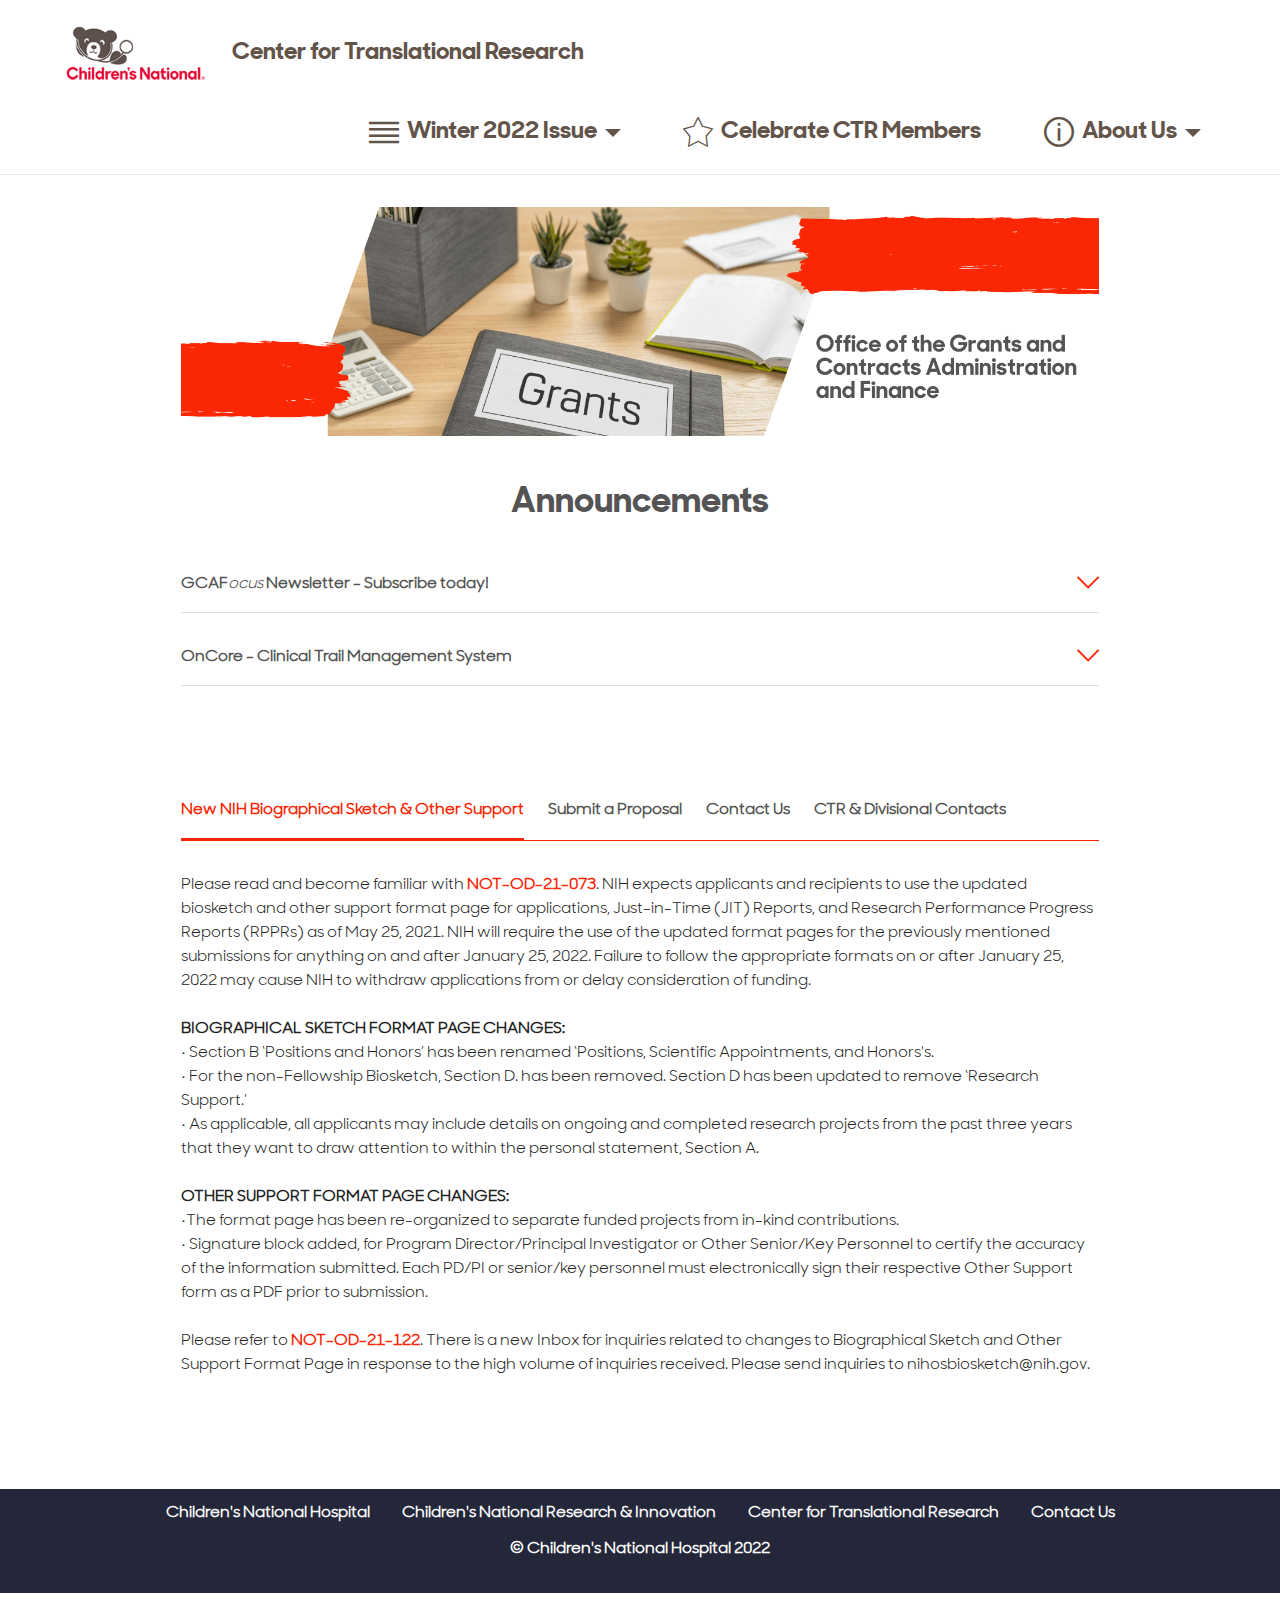
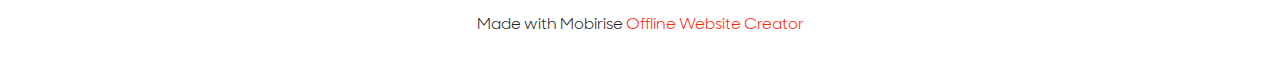
<file: GrantsContracts.html>
<!DOCTYPE html>
<html  >
<head>
  <!-- Site made with Mobirise Website Builder v5.6.5, https://mobirise.com -->
  <meta charset="UTF-8">
  <meta http-equiv="X-UA-Compatible" content="IE=edge">
  <meta name="generator" content="Mobirise v5.6.5, mobirise.com">
  <meta name="twitter:card" content="summary_large_image"/>
  <meta name="twitter:image:src" content="">
  <meta property="og:image" content="">
  <meta name="twitter:title" content="Grants & Contracts">
  <meta name="viewport" content="width=device-width, initial-scale=1, minimum-scale=1">
  <link rel="shortcut icon" href="assets/images/cn-master-ol-rgb-hires-sm-229x120.png" type="image/x-icon">
  <meta name="description" content="">
  
  
  <title>Grants & Contracts</title>
  <link rel="stylesheet" href="assets/web/assets/mobirise-icons2/mobirise2.css">
  <link rel="stylesheet" href="assets/web/assets/mobirise-icons/mobirise-icons.css">
  <link rel="stylesheet" href="assets/bootstrap/css/bootstrap.min.css">
  <link rel="stylesheet" href="assets/bootstrap/css/bootstrap-grid.min.css">
  <link rel="stylesheet" href="assets/bootstrap/css/bootstrap-reboot.min.css">
  <link rel="stylesheet" href="assets/dropdown/css/style.css">
  <link rel="stylesheet" href="assets/socicon/css/styles.css">
  <link rel="stylesheet" href="assets/theme/css/style.css">
  <link href="assets/fonts/style.css" rel="stylesheet">
  <link rel="preload" as="style" href="assets/mobirise/css/mbr-additional.css"><link rel="stylesheet" href="assets/mobirise/css/mbr-additional.css" type="text/css">
  
  
  
  
</head>
<body>
  
  <section class="menu cid-s48OLK6784" once="menu" id="menu1-o">
    
    <nav class="navbar navbar-dropdown navbar-expand-lg">
        <div class="container-fluid">
            <div class="navbar-brand">
                <span class="navbar-logo">
                    <a href="https://childrensnational.org/">
                        <img src="assets/images/cn-master-ol-rgb-hires-sm-229x120.png" alt="Mobirise" style="height: 5.6rem;">
                    </a>
                </span>
                <span class="navbar-caption-wrap"><a class="navbar-caption text-info display-4" href="https://childrensnational.org/research-and-education/center-for-translational-research">Center for Translational Research</a></span>
            </div>
            <button class="navbar-toggler" type="button" data-toggle="collapse" data-target="#navbarSupportedContent" aria-controls="navbarNavAltMarkup" aria-expanded="false" aria-label="Toggle navigation">
                <div class="hamburger">
                    <span></span>
                    <span></span>
                    <span></span>
                    <span></span>
                </div>
            </button>
            <div class="collapse navbar-collapse" id="navbarSupportedContent">
                <ul class="navbar-nav nav-dropdown nav-right" data-app-modern-menu="true"><li class="nav-item dropdown"><a class="nav-link link dropdown-toggle text-info display-4" href="#" data-toggle="dropdown-submenu" aria-expanded="false"><span class="mobi-mbri mobi-mbri-align-justify mbr-iconfont mbr-iconfont-btn"></span>Winter 2022 Issue</a><div class="dropdown-menu"><a class="dropdown-item text-info display-4" href="index.html">Homepage</a><a class="dropdown-item text-info display-4" href="CTRLeadership.html" aria-expanded="false">CTR Leadership</a><a class="dropdown-item text-info display-4" href="FacultyNews.html" aria-expanded="false">Faculty News</a><a class="dropdown-item text-info display-4" href="CTRMembers.html" aria-expanded="false">CTR Members</a><a class="dropdown-item text-info display-4" href="ResearchResources.html" aria-expanded="false">Research Resources</a><a class="dropdown-item text-info display-4" href="GrantsContracts.html" aria-expanded="false">Grants &amp; Contracts</a><div class="dropdown"><a class="dropdown-item dropdown-toggle text-info display-4" href="#" aria-expanded="false" data-toggle="dropdown-submenu">Archived Newsletter</a><div class="dropdown-menu dropdown-submenu"><a class="dropdown-item text-info display-4" href="https://ctrinfo.github.io/NewsletterF19/" aria-expanded="false">Fall 2019</a><a class="dropdown-item text-info display-4" href="https://ctrinfo.github.io/NewsletterWinter2020/index.html" aria-expanded="false">Winter 2020</a><a class="dropdown-item text-info display-4" href="https://ctrinfo.github.io/NewsletterSP20/ResearchResources.html" aria-expanded="false">Spring 2020</a><a class="dropdown-item text-info display-4" href="https://ctrinfo.github.io/ConnectorsCornerSF20/index.html" aria-expanded="false">Summer | Fall 2020</a><a class="dropdown-item text-info display-4" href="https://ctrinfo.github.io/ccW21/" aria-expanded="false" target="_blank">Winter 2021</a><a class="dropdown-item text-info display-4" href="https://ctrinfo.github.io/CCS21/index.html" aria-expanded="false" target="_blank">Spring 2021</a><a class="dropdown-item text-info display-4" href="https://ctrinfo.github.io/CCSUMR21/index.html" aria-expanded="false" target="_blank">Summer 2021</a><a class="dropdown-item text-info text-primary display-4" href="https://ctrinfo.github.io/CCFall2021/index.html" aria-expanded="false" target="_blank">Fall 2021</a></div></div></div></li>
                    <li class="nav-item"><a class="nav-link link text-info display-4" href="CTRform.html"><span class="mbri-star mbr-iconfont mbr-iconfont-btn"></span>
                            Celebrate CTR Members<br></a></li><li class="nav-item dropdown"><a class="nav-link link dropdown-toggle text-info display-4" href="#" data-toggle="dropdown-submenu" aria-expanded="false"><span class="mobi-mbri mobi-mbri-info mbr-iconfont mbr-iconfont-btn"></span>
                            About Us</a><div class="dropdown-menu"><a class="dropdown-item text-info display-4" href="CTRLeadership.html">CTR Leadership</a><a class="dropdown-item text-info display-4" href="https://childrensnational.org/research-and-education/center-for-translational-research" aria-expanded="false">CTR</a></div></li></ul>
                
                
            </div>
        </div>
    </nav>

</section>

<section class="image3 cid-sFI2KFVrpb" id="image3-5l">
    

    

    <div class="container">
        <div class="row justify-content-center">
            <div class="col-12 col-lg-10">
                <div class="image-wrapper">
                    <img src="assets/images/banner-1584x396.png" alt="Mobirise">
                    
                </div>
            </div>
        </div>
    </div>
</section>

<section class="content16 cid-syEyeFrtAP" id="content16-4t">

    

    
    <div class="container">
        <div class="row justify-content-center">
            <div class="col-12 col-md-10">
                <div class="mbr-section-head align-center mb-4">
                    <h3 class="mbr-section-title mb-0 mbr-fonts-style display-2">
                        <strong>Announcements</strong></h3>
                    
                </div>
                <div id="bootstrap-accordion_52" class="panel-group accordionStyles accordion" role="tablist" aria-multiselectable="true">
                    <div class="card mb-3">
                        <div class="card-header" role="tab" id="headingOne">
                            <a role="button" class="panel-title collapsed" data-toggle="collapse" data-core="" href="#collapse1_52" aria-expanded="false" aria-controls="collapse1">
                                <h6 class="panel-title-edit mbr-fonts-style mb-0 display-7"><strong>GCAF</strong><em>ocus</em><strong> Newsletter - Subscribe today!</strong></h6>
                                <span class="sign mbr-iconfont mbri-arrow-down"></span>
                            </a>
                        </div>
                        <div id="collapse1_52" class="panel-collapse noScroll collapse" role="tabpanel" aria-labelledby="headingOne" data-parent="#bootstrap-accordion_52">
                            <div class="panel-body">
                                <p class="mbr-fonts-style panel-text display-7">Children's National Research Institute Grants and Contracts Administration and Finance (GCAF) is pleased to share the latest updates, news and information in their new <strong>GCAF<em>ocus</em></strong> newsletter!&nbsp;<br><br><a href="https://childrensnational.us2.list-manage.com/subscribe?u=08a27667c4aaac0dbd79dd084&id=78366e96ec" class="text-danger" target="_blank"><strong>Subscribe today!</strong></a><br></p>
                            </div>
                        </div>
                    </div>
                    <div class="card mb-3">
                        <div class="card-header" role="tab" id="headingOne">
                            <a role="button" class="panel-title collapsed" data-toggle="collapse" data-core="" href="#collapse2_52" aria-expanded="false" aria-controls="collapse2">
                                <h6 class="panel-title-edit mbr-fonts-style mb-0 display-7"><strong>OnCore - Clinical Trail Management System</strong></h6>
                                <span class="sign mbr-iconfont mbri-arrow-down"></span>
                            </a>
                        </div>
                        <div id="collapse2_52" class="panel-collapse noScroll collapse" role="tabpanel" aria-labelledby="headingOne" data-parent="#bootstrap-accordion_52">
                            <div class="panel-body">
                                <p class="mbr-fonts-style panel-text display-7">
                                    The Workflow Design participants (Clinical Working Group (Protocols and Subjects) and the Financial Working Group – have been working hard to plan for the implementation of OnCore over the next year. Several of our GCAF staff and CTR staff are included in the working groups to provide input and recommendations to the steering committee. <br><br>To learn more, please visit&nbsp;<a href="https://ctsicn.org/research-support/conducting-research/crms" class="text-danger" target="_blank"><strong>https://ctsicn.org/research-support/conducting-research/crms</strong></a></p>
                            </div>
                        </div>
                    </div>
                    
                    
                    
                    
                </div>
            </div>
        </div>
    </div>
</section>

<section class="tabs content18 cid-sFCki0cPoe" id="tabs1-5i">

    

    
    <div class="container">
        
        <div class="row justify-content-center mt-4">
            <div class="col-12 col-md-10">
                <ul class="nav nav-tabs mb-4" role="tablist">
                    <li class="nav-item first mbr-fonts-style"><a class="nav-link mbr-fonts-style show active display-7" role="tab" data-toggle="tab" href="#tabs1-5i_tab0" aria-selected="true"><strong>New NIH Biographical Sketch &amp; Other Support</strong></a></li>
                    <li class="nav-item"><a class="nav-link mbr-fonts-style active display-7" role="tab" data-toggle="tab" href="#tabs1-5i_tab1" aria-selected="true"><strong>Submit a Proposal</strong></a></li>
                    <li class="nav-item"><a class="nav-link mbr-fonts-style active display-7" role="tab" data-toggle="tab" href="#tabs1-5i_tab2" aria-selected="true"><strong>Contact Us</strong></a></li>
                    <li class="nav-item"><a class="nav-link mbr-fonts-style active display-7" role="tab" data-toggle="tab" href="#tabs1-5i_tab3" aria-selected="true"><strong>CTR &amp; Divisional Contacts</strong></a></li>
                    
                    
                </ul>
                <div class="tab-content">
                    <div id="tab1" class="tab-pane in active" role="tabpanel">
                        <div class="row">
                            <div class="col-md-12">
                                <p class="mbr-text mbr-fonts-style display-7">Please read and become familiar with <a href="https://grants.nih.gov/grants/forms/biosketch.htm" class="text-danger"><strong>NOT-OD-21-073</strong></a>. NIH expects applicants and recipients to use the updated biosketch and other support format page for applications, Just-in-Time (JIT) Reports, and Research Performance Progress Reports (RPPRs) as of May 25, 2021. NIH will require the use of the updated format pages for the previously mentioned submissions for anything on and after January 25, 2022. Failure to follow the appropriate formats on or after January 25, 2022 may cause NIH to withdraw applications from or delay consideration of funding.
<br>
<br><strong>BIOGRAPHICAL SKETCH FORMAT PAGE CHANGES:
</strong><br>• Section B ‘Positions and Honors’ has been renamed ‘Positions, Scientific Appointments, and Honors's.
<br>• For the non-Fellowship Biosketch, Section D. has been removed. Section D has been updated to remove ‘Research Support.’
<br>• As applicable, all applicants may include details on ongoing and completed research projects from the past three years that they want to draw attention to within the personal statement, Section A.
<br>
<br><strong>OTHER SUPPORT FORMAT PAGE CHANGES:
</strong><br>•The format page has been re-organized to separate funded projects from in-kind contributions.
<br>• Signature block added, for Program Director/Principal Investigator or Other Senior/Key Personnel to certify the accuracy of the information submitted. Each PD/PI or senior/key personnel must electronically sign their respective Other Support form as a PDF prior to submission.
<br>
<br>Please refer to <a href="https://grants.nih.gov/grants/guide/notice-files/NOT-OD-21-122.html" class="text-danger"><strong>NOT-OD-21-122</strong></a>. There is a new Inbox for inquiries related to changes to Biographical Sketch and Other Support Format Page in response to the high volume of inquiries received. Please send inquiries to nihosbiosketch@nih.gov.</p>
                            </div>
                        </div>
                    </div>
                    <div id="tab2" class="tab-pane" role="tabpanel">
                        <div class="row">
                            <div class="col-md-12">
                                <p class="mbr-text mbr-fonts-style display-7"><strong>Are you ready to submit a proposal?
<br></strong>
<br>• Confirm your CTR Faculty Membership with <a href="mailto:afulton@childrensnational.org" class="text-danger"><strong>Annie Fulton</strong></a><a href="mailto:afulton@childrensnational.org" class="text-primary">.</a>
<br>Note: Membership is needed to submit a proposal and to be assigned a GFA to work with you on managing your research portfolio.
<br>• Connect with your Grants and Finance Administrator (GFA). Unsure who your assigned Grants and Contracts Specialist is? Contact your CTR Business Manager, <a href="mailto:ecazares@childrensnational.org" class="text-danger"><strong>Efren Cazares</strong></a>.<br>• Ask your GFA to make sure that you have a BearGrants account by logging in. Once your proposal is prepared by your GFA, you will need to log in to BearGrants to review and certify your proposal.
<br>• For NIH and AHRQ proposals, create an eRA Commons account by asking your GFA to request one from the Grants &amp; Contracts Specialist (GCS.)&nbsp;&nbsp;</p>
                            </div>
                        </div>
                    </div>
                    <div id="tab3" class="tab-pane" role="tabpanel">
                        <div class="row">
                            <div class="col-md-12">
                                <p class="mbr-text mbr-fonts-style display-7"><strong>Main Grants &amp; Contracts Administration support for the Center for Translational Principal Investigators, Faculty, and Staff
<br></strong>
<br><a href="assets/files/OrgChartFunction_GC.pdf" class="text-info"><strong>View</strong></a> Grants &amp; Contracts Functional Organizational Chart
<br>
<br><strong>BUSINESS OFFICE
</strong><br>•<a href="mailto:ecazares@childrensnational.org" class="text-primary" style="font-weight: bold;"> </a><a href="mailto:ecazares@childrensnational.org" class="text-danger" style=""><strong>Efren Cazares</strong></a><strong>,</strong> Business Manager
<br>• Rachael Jones, Grants &amp; Finance Administrator
<br>• Naveed Sheikh, Grants &amp; Finance Administrator
<br>• Dominique Stokes, Grants &amp; Finance Administrator
<br>
<br>
<br><strong>GRANTS AND CONTRACTS OFFICE
</strong><br><strong>• </strong><a href="mailto:cmaris@childrensnational.org" class="text-danger" style=""><strong>Charles Maris</strong></a>, Director
<br><strong>• </strong><a href="mailto:chohenlo@childrensnational.org" class="text-danger" style=""><strong>Conrad Hohenlohe</strong></a>, Supervisor
<br><strong>• </strong>Reza Haidari, Grants<strong> </strong>&amp; Contacts Specialist
<br>• Stephanie Hairston, Grants &amp; Contacts Specialist
<br>
<br>
<br><strong>GRANTS ACCOUNTING OFFICE
</strong><br>•<strong> <a href="mailto:lmmontgome@childrensnational.org" class="text-danger"><b>Lovetta Montgomery</b></a></strong>, Director
<br>• Victoire Ngo Bikoi, Grants Accountant
<br>• Thi Mai, Grants Accountant<br></p>
                            </div>
                        </div>
                    </div>
                    <div id="tab4" class="tab-pane" role="tabpanel">
                        <div class="row">
                            <div class="col-md-12">
                                <p class="mbr-text mbr-fonts-style display-7"><strong>For general HR Functions, Payroll Changes, FTE Changes, please contact:
<br></strong>
<br>
<br><strong>FACULTY OR STAFF APPOINTED TO THE CENTER FOR TRANSLATIONAL RESEARCH</strong><br>• <a href="mailto:AFULTON@CHILDRENSNATIONAL.ORG" class="text-danger" style=""><strong>Annie Fulton</strong></a><strong>,</strong> Sr. Research Center Manager
<br>
<br>
<br><strong>FACULTY OR STAFF THAT ARE APPOINTED TO A CLINICAL DIVISION</strong><br><strong>Goldberg Center for Community Pediatric Health
</strong><br><em>Divisions: Emergency Medicine, Adolescent Medicine, Child and Adolescent Protection, Dermatology, General and Community Pediatrics, and Oral Health
</em><br>• <a href="mailto:THASSAN@childrensnational.org" class="text-danger" style=""><strong>Tawanza Hassan</strong></a>,<strong> </strong>Center Director
<br>
<br><strong>Center for Cancer and Blood Disorders
</strong><br><em>Divisions: Allergy and Immunology, Blood and Marrow Transplant, Hematology, Pathology and laboratory Medicine, Oncology, Pathology, Pharmacy, and Rheumatology
</em><br>• <a href="mailto:GFrancoi@childrensnational.org" class="text-danger"><strong>George Francois</strong></a>, Center Director
<br>
<br><strong>Hospital Based Specialties and Chief Medical Office
</strong><br><em>Divisions: Critical Care Medicine, Diagnostic Imaging and Radiology, Endocrinology, Fetal and Transitional Medicine, Genetics and Metabolism, Hospitalist Medicine, Neonatology, Infectious Disease, Nephrology, and Pulmonary and Sleep Medicine
</em><br>• <a href="mailto:ABARNES@childrensnational.org" class="text-danger"><strong>Agnese Barnes</strong></a>, Director of Operations and Business Development
<br>
<br><strong>Neurosciences Center of Excellence Admin
</strong><br><em>Divisions: Developmental Pediatrics, General Child Neurology, Hearing and Speech, Neurophysiology, Epilepsy and Neuro ICU, Neurophysiology, Neurosurgery, Physical Medicine &amp; Rehab, Psychiatry, and Psychology
</em><br>• <a href="mailto:JVILLONG@childrensnational.org" class="text-danger" style=""><strong>Jocelyn Villongco</strong></a>, Center Director
<br>
<br><strong>Surgery Center of Excellence Admin
</strong><br><em>Divisions: Anesthesiology, Pain and Perioperative Medicine, Gastroenterology, Hepatology &amp; Nutrition Services, Ophthalmology, Orthopedic Surgery and Sports Medicine, Otolaryngology, General and Thoracic Surgery, Plastic and Reconstructive Surgery, Trauma and Burn Services and Urology
</em><br>• <a href="mailto:SCallico@childrensnational.org" class="text-danger"><strong>Susan Callicott</strong></a>, Center Director
<br>
<br><strong>Heart Institute
</strong><br><em>Divisions: Cardiac Intensive Care, Cardiology, and Cardiovascular Surgery
</em><br>• <a href="mailto:ACAMEL2@childrensnational.org" class="text-danger" style=""><strong>Anthony Camel</strong></a><strong>,</strong> Center Director</p>
                            </div>
                        </div>
                    </div>
                    
                    
                </div>
            </div>
        </div>
    </div>
</section>

<section class="footer3 cid-s48P1Icc8J" once="footers" id="footer3-p">

    

    

    <div class="container-fluid">
        <div class="media-container-row align-center mbr-white">
            <div class="row row-links">
                <ul class="foot-menu">
                    
                    
                    
                    
                    
                <li class="foot-menu-item mbr-fonts-style display-7"><p><a href="https://childrensnational.org/" class="text-white"><strong>Children's National Hospital</strong></a></p></li><li class="foot-menu-item mbr-fonts-style display-7"><p><a href="https://childrensnational.org/research/innovation" class="text-white"><strong>Children's National Research &amp; Innovation</strong></a></p></li><li class="foot-menu-item mbr-fonts-style display-7"><p><a href="https://childrensnational.org/research/center-for-translational-research" class="text-white"><strong>Center for Translational Research</strong></a></p></li><li class="foot-menu-item mbr-fonts-style display-7"><p><a href="mailto:CTRAdmin@childrensnational.org" class="text-white"><strong>Contact Us</strong></a></p></li></ul>
            </div>
            
            <div class="row row-copirayt">
                <p class="mbr-text mb-0 mbr-fonts-style mbr-white align-center display-7"><strong>
                    © Children's National Hospital 2022</strong></p>
            </div>
        </div>
    </div>
</section><section class="display-7" style="padding: 0;align-items: center;justify-content: center;flex-wrap: wrap;    align-content: center;display: flex;position: relative;height: 4rem;"><a href="https://mobiri.se/2280858" style="flex: 1 1;height: 4rem;position: absolute;width: 100%;z-index: 1;"><img alt="" style="height: 4rem;" src="[data-uri]"></a><p style="margin: 0;text-align: center;" class="display-7">Made with Mobirise &#8204;</p><a style="z-index:1" href="https://mobirise.com/offline-website-builder.html">Offline Website Creator</a></section><script src="assets/bootstrap/js/bootstrap.bundle.min.js"></script>  <script src="assets/smoothscroll/smooth-scroll.js"></script>  <script src="assets/ytplayer/index.js"></script>  <script src="assets/dropdown/js/navbar-dropdown.js"></script>  <script src="assets/mbr-switch-arrow/mbr-switch-arrow.js"></script>  <script src="assets/mbr-tabs/mbr-tabs.js"></script>  <script src="assets/theme/js/script.js"></script>  
  
  
 <div id="scrollToTop" class="scrollToTop mbr-arrow-up"><a style="text-align: center;"><i class="mbr-arrow-up-icon mbr-arrow-up-icon-cm cm-icon cm-icon-smallarrow-up"></i></a></div>
  </body>
</html>
</file>
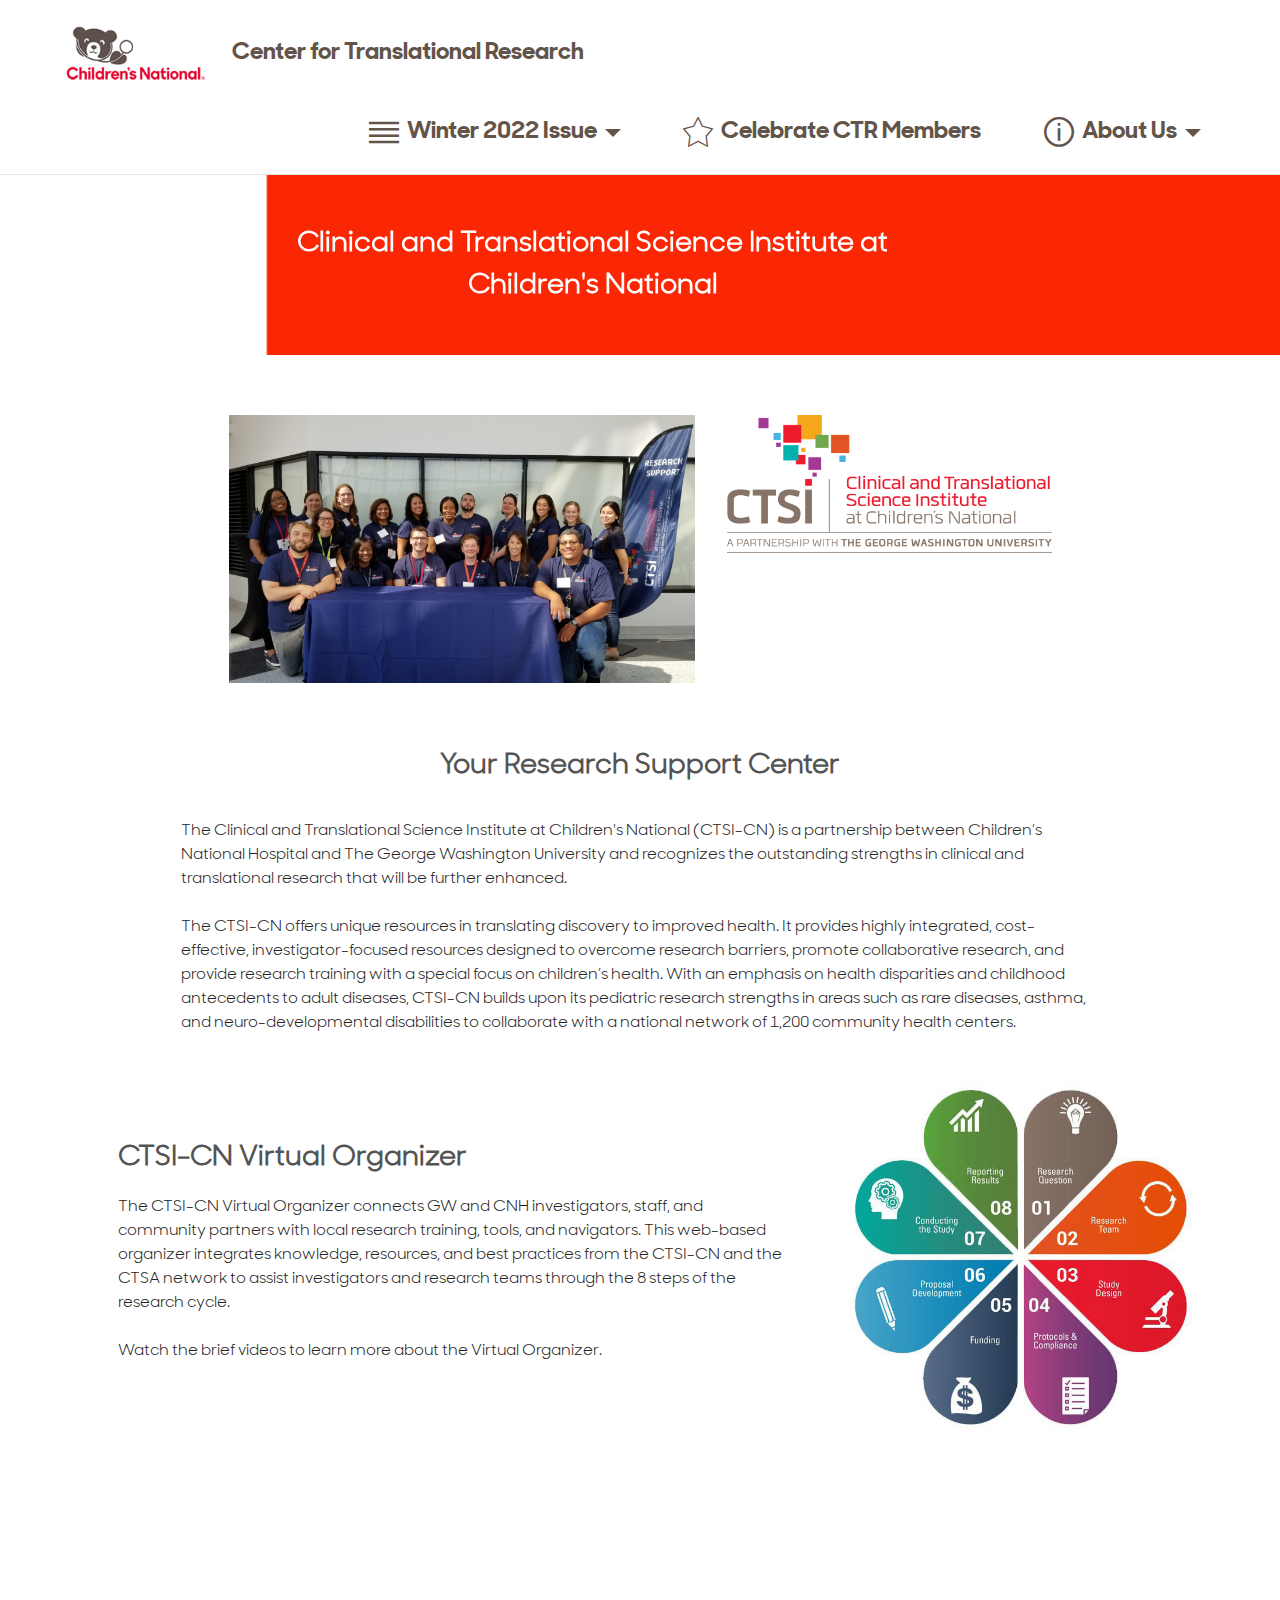
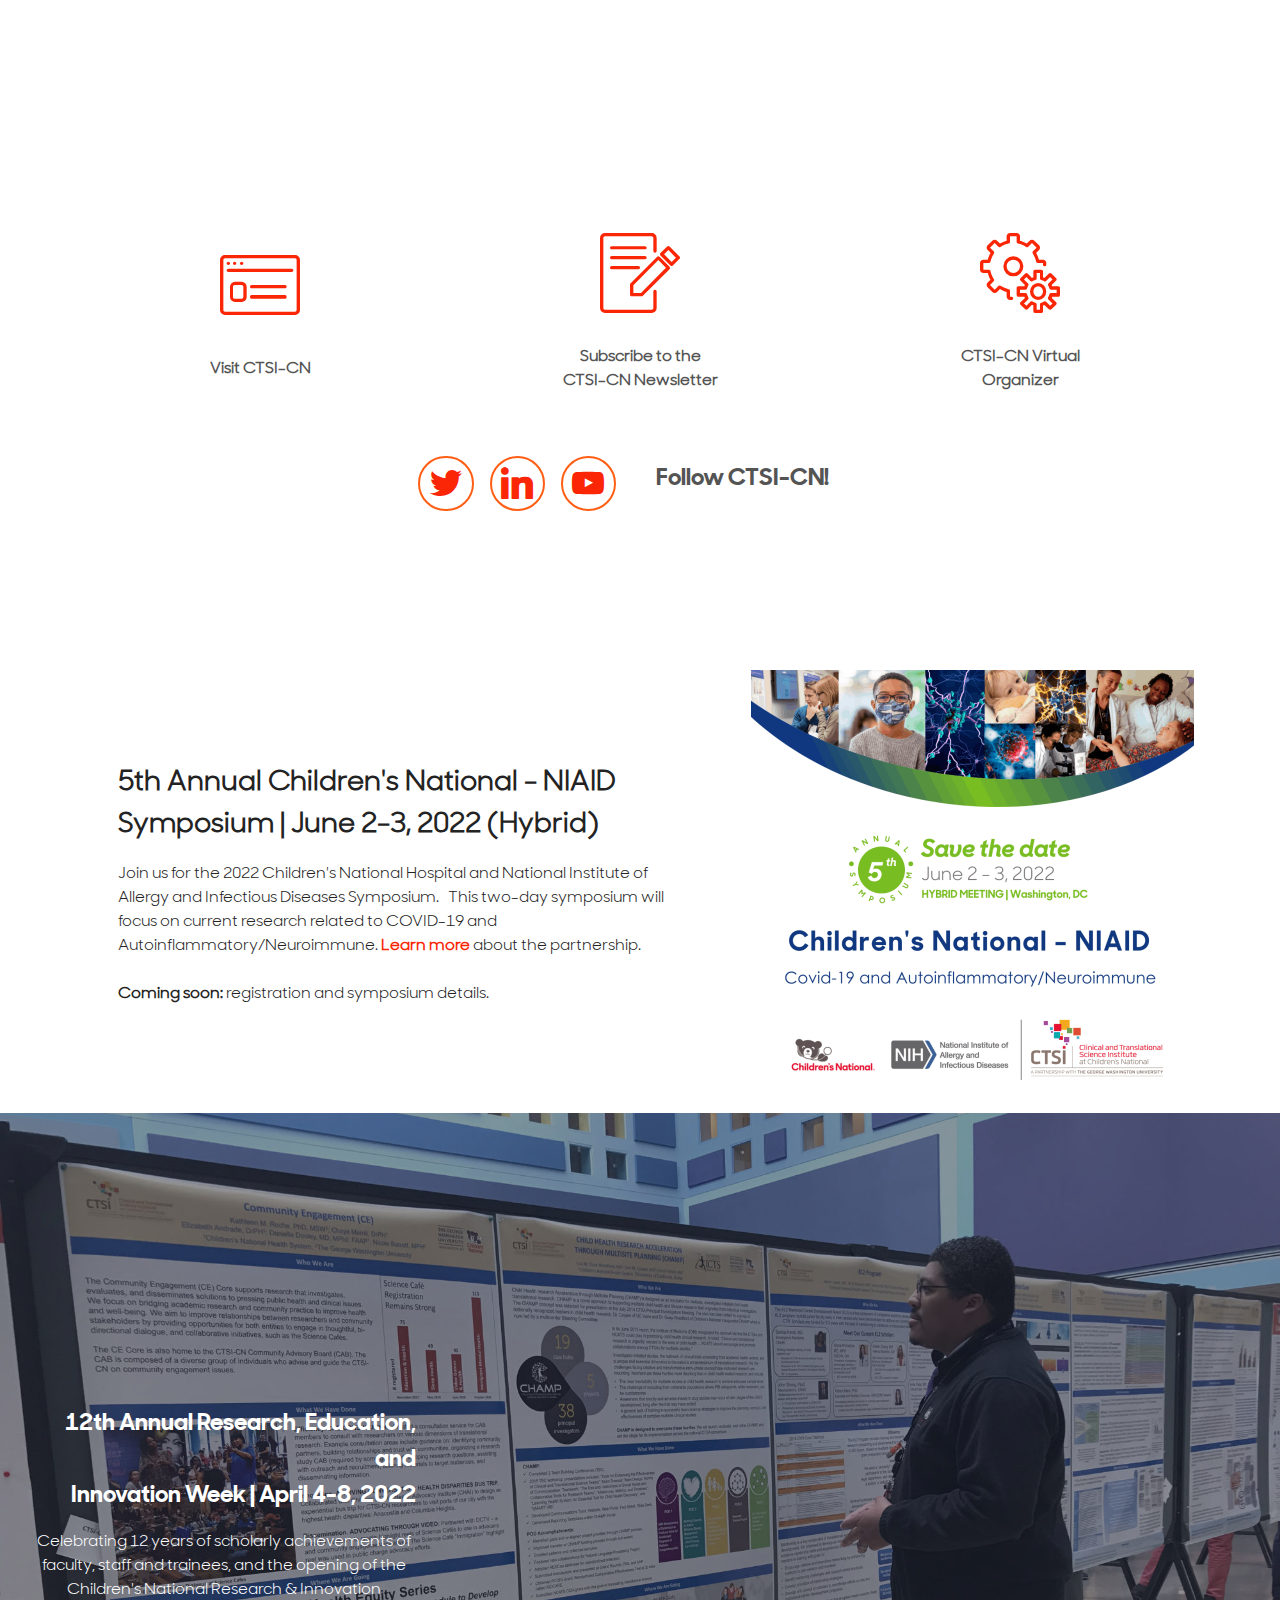
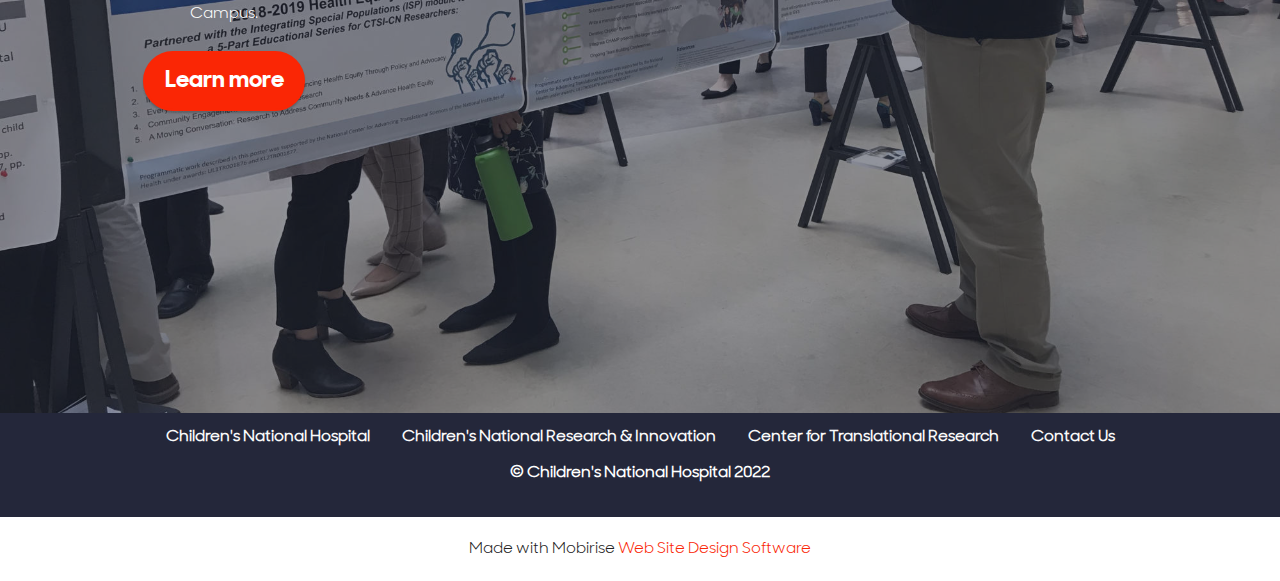
<file: ResearchResources.html>
<!DOCTYPE html>
<html  >
<head>
  <!-- Site made with Mobirise Website Builder v5.6.5, https://mobirise.com -->
  <meta charset="UTF-8">
  <meta http-equiv="X-UA-Compatible" content="IE=edge">
  <meta name="generator" content="Mobirise v5.6.5, mobirise.com">
  <meta name="twitter:card" content="summary_large_image"/>
  <meta name="twitter:image:src" content="">
  <meta property="og:image" content="">
  <meta name="twitter:title" content="Research Resources">
  <meta name="viewport" content="width=device-width, initial-scale=1, minimum-scale=1">
  <link rel="shortcut icon" href="assets/images/cn-master-ol-rgb-hires-sm-229x120.png" type="image/x-icon">
  <meta name="description" content="">
  
  
  <title>Research Resources</title>
  <link rel="stylesheet" href="assets/web/assets/mobirise-icons2/mobirise2.css">
  <link rel="stylesheet" href="assets/web/assets/mobirise-icons/mobirise-icons.css">
  <link rel="stylesheet" href="assets/bootstrap/css/bootstrap.min.css">
  <link rel="stylesheet" href="assets/bootstrap/css/bootstrap-grid.min.css">
  <link rel="stylesheet" href="assets/bootstrap/css/bootstrap-reboot.min.css">
  <link rel="stylesheet" href="assets/parallax/jarallax.css">
  <link rel="stylesheet" href="assets/dropdown/css/style.css">
  <link rel="stylesheet" href="assets/socicon/css/styles.css">
  <link rel="stylesheet" href="assets/theme/css/style.css">
  <link href="assets/fonts/style.css" rel="stylesheet">
  <link rel="preload" as="style" href="assets/mobirise/css/mbr-additional.css"><link rel="stylesheet" href="assets/mobirise/css/mbr-additional.css" type="text/css">
  
  
  
  
</head>
<body>
  
  <section class="menu cid-s48OLK6784" once="menu" id="menu1-s">
    
    <nav class="navbar navbar-dropdown navbar-expand-lg">
        <div class="container-fluid">
            <div class="navbar-brand">
                <span class="navbar-logo">
                    <a href="https://childrensnational.org/">
                        <img src="assets/images/cn-master-ol-rgb-hires-sm-229x120.png" alt="Mobirise" style="height: 5.6rem;">
                    </a>
                </span>
                <span class="navbar-caption-wrap"><a class="navbar-caption text-info display-4" href="https://childrensnational.org/research-and-education/center-for-translational-research">Center for Translational Research</a></span>
            </div>
            <button class="navbar-toggler" type="button" data-toggle="collapse" data-target="#navbarSupportedContent" aria-controls="navbarNavAltMarkup" aria-expanded="false" aria-label="Toggle navigation">
                <div class="hamburger">
                    <span></span>
                    <span></span>
                    <span></span>
                    <span></span>
                </div>
            </button>
            <div class="collapse navbar-collapse" id="navbarSupportedContent">
                <ul class="navbar-nav nav-dropdown nav-right" data-app-modern-menu="true"><li class="nav-item dropdown"><a class="nav-link link dropdown-toggle text-info display-4" href="#" data-toggle="dropdown-submenu" aria-expanded="false"><span class="mobi-mbri mobi-mbri-align-justify mbr-iconfont mbr-iconfont-btn"></span>Winter 2022 Issue</a><div class="dropdown-menu"><a class="dropdown-item text-info display-4" href="index.html">Homepage</a><a class="dropdown-item text-info display-4" href="CTRLeadership.html" aria-expanded="false">CTR Leadership</a><a class="dropdown-item text-info display-4" href="FacultyNews.html" aria-expanded="false">Faculty News</a><a class="dropdown-item text-info display-4" href="CTRMembers.html" aria-expanded="false">CTR Members</a><a class="dropdown-item text-info display-4" href="ResearchResources.html" aria-expanded="false">Research Resources</a><a class="dropdown-item text-info display-4" href="GrantsContracts.html" aria-expanded="false">Grants &amp; Contracts</a><div class="dropdown"><a class="dropdown-item dropdown-toggle text-info display-4" href="#" aria-expanded="false" data-toggle="dropdown-submenu">Archived Newsletter</a><div class="dropdown-menu dropdown-submenu"><a class="dropdown-item text-info display-4" href="https://ctrinfo.github.io/NewsletterF19/" aria-expanded="false">Fall 2019</a><a class="dropdown-item text-info display-4" href="https://ctrinfo.github.io/NewsletterWinter2020/index.html" aria-expanded="false">Winter 2020</a><a class="dropdown-item text-info display-4" href="https://ctrinfo.github.io/NewsletterSP20/ResearchResources.html" aria-expanded="false">Spring 2020</a><a class="dropdown-item text-info display-4" href="https://ctrinfo.github.io/ConnectorsCornerSF20/index.html" aria-expanded="false">Summer | Fall 2020</a><a class="dropdown-item text-info display-4" href="https://ctrinfo.github.io/ccW21/" aria-expanded="false" target="_blank">Winter 2021</a><a class="dropdown-item text-info display-4" href="https://ctrinfo.github.io/CCS21/index.html" aria-expanded="false" target="_blank">Spring 2021</a><a class="dropdown-item text-info display-4" href="https://ctrinfo.github.io/CCSUMR21/index.html" aria-expanded="false" target="_blank">Summer 2021</a><a class="dropdown-item text-info text-primary display-4" href="https://ctrinfo.github.io/CCFall2021/index.html" aria-expanded="false" target="_blank">Fall 2021</a></div></div></div></li>
                    <li class="nav-item"><a class="nav-link link text-info display-4" href="CTRform.html"><span class="mbri-star mbr-iconfont mbr-iconfont-btn"></span>
                            Celebrate CTR Members<br></a></li><li class="nav-item dropdown"><a class="nav-link link dropdown-toggle text-info display-4" href="#" data-toggle="dropdown-submenu" aria-expanded="false"><span class="mobi-mbri mobi-mbri-info mbr-iconfont mbr-iconfont-btn"></span>
                            About Us</a><div class="dropdown-menu"><a class="dropdown-item text-info display-4" href="CTRLeadership.html">CTR Leadership</a><a class="dropdown-item text-info display-4" href="https://childrensnational.org/research-and-education/center-for-translational-research" aria-expanded="false">CTR</a></div></li></ul>
                
                
            </div>
        </div>
    </nav>

</section>

<section class="header2 cid-sObDKJLWGU mbr-parallax-background" id="header2-6w">

    

    

    <div class="container">
        <div class="row">
            <div class="col-12 col-lg-11">
                <h1 class="mbr-section-title mbr-fonts-style mb-3 display-5"><strong>Clinical and Translational Science Institute at </strong><br><strong>Children's National</strong></h1>
                
                
                
            </div>
        </div>
    </div>
</section>

<section class="image5 cid-sfARy1W7sV" id="image5-2p">
    
    
    <div class="container">
        <div class="row">
            <div class="col-12 col-md-9">
                <div class="row">
                    <div class="col-12 col-lg-7">
                        <div class="img-item mb-3">
                            <img src="assets/images/photo-2020-02-28-15-11.jpg" alt="">
                            
                        </div>
                    </div>
                    <div class="col-12 col-lg">
                        <div class="img-item mb-3">
                            <img src="assets/images/ctsi-logo-4c-transparent.png" alt="">
                            
                        </div>
                    </div>
                </div>
            </div>
        </div>
    </div>
</section>

<section class="content4 cid-sfASyQ77fU" id="content4-2r">
    
    
    <div class="container">
        <div class="row justify-content-center">
            <div class="title col-md-12 col-lg-10">
                
                <h4 class="mbr-section-subtitle align-center mbr-fonts-style mb-4 display-5"><strong>
                    Your Research Support Center</strong></h4>
                
            </div>
        </div>
    </div>
</section>

<section class="content5 cid-sfAT5PrP46" id="content5-2s">
    
    <div class="container">
        <div class="row justify-content-center">
            <div class="col-md-12 col-lg-10">
                
                
                <p class="mbr-text mbr-fonts-style display-7">The Clinical and Translational Science Institute at Children's National (CTSI-CN) is a partnership between Children’s National Hospital and The George Washington University and recognizes the outstanding strengths in clinical and translational research that will be further enhanced.
<br>
<br>The CTSI-CN offers unique resources in translating discovery to improved health. It provides highly integrated, cost-effective, investigator-focused resources designed to overcome research barriers, promote collaborative research, and provide research training with a special focus on children’s health. With an emphasis on health disparities and childhood antecedents to adult diseases, CTSI-CN builds upon its pediatric research strengths in areas such as rare diseases, asthma, and neuro-developmental disabilities to collaborate with a national network of 1,200 community health centers.<br></p>
            </div>
        </div>
    </div>
</section>

<section class="image2 cid-sXOGiRO5iU" id="image2-8a">
    

    

    <div class="container">
        <div class="row align-items-center">
            <div class="col-12 col-lg-4">
                <div class="image-wrapper">
                    <img src="assets/images/vo-graphic-595x600.jpg" alt="Mobirise">
                    
                </div>
            </div>
            <div class="col-12 col-lg">
                <div class="text-wrapper">
                    <h3 class="mbr-section-title mbr-fonts-style mb-3 display-5">
                        <strong>CTSI-CN Virtual Organizer</strong></h3>
                    <p class="mbr-text mbr-fonts-style display-7">
                        The CTSI-CN Virtual Organizer connects GW and CNH investigators, staff, and community partners with local research training, tools, and navigators. This web-based organizer integrates knowledge, resources, and best practices from the CTSI-CN and the CTSA network to assist investigators and research teams through the 8 steps of the research cycle.<br><br>Watch the brief videos to learn more about the Virtual Organizer.&nbsp;</p>
                </div>
            </div>
        </div>
    </div>
</section>

<section class="video3 cid-sXOFX8qXth" id="video3-89">
    
    
    <div class="container">
        
        <div class="row mt-4">
            <div class="col-12 col-md-6 video-block">
                <div class="video-wrapper"><iframe class="mbr-embedded-video" src="https://www.youtube.com/embed/071TZZvoOtk?rel=0&amp;amp;mute=1&amp;showinfo=0&amp;autoplay=0&amp;loop=0" width="1280" height="720" frameborder="0" allowfullscreen></iframe></div>
                
            </div>
            <div class="col-12 col-md-6 video-block">
                <div class="video-wrapper"><iframe class="mbr-embedded-video" src="https://www.youtube.com/embed/fdHSuu-w69s?rel=0&amp;amp;mute=1&amp;showinfo=0&amp;autoplay=0&amp;loop=0" width="1280" height="720" frameborder="0" allowfullscreen></iframe></div>
                
            </div>
        </div>
    </div>
</section>

<section class="features13 cid-sOhsMjlyRd" id="features14-7h">
    

    
    <div class="container">
        <div class="row">
            
            <div class="card col-12 col-md-4 col-lg-2 p-3">
                <div class="card-wrapper">
                    <div class="card-box align-center">
                        <a href="https://ctsicn.org/" target="_blank"><span class="mbr-iconfont mbri-sites" style="color: rgb(250, 38, 5); fill: rgb(250, 38, 5);"></span></a>
                        <h4 class="card-title align-center mbr-black mbr-fonts-style display-7">
                            <strong>Visit CTSI-CN</strong></h4>
                    </div>
                </div>
            </div>
            <div class="card p-3 col-12 col-md-4 col-lg-2">
                <div class="card-wrapper">
                    <div class="card-box align-center">
                        <a href="https://visitor.r20.constantcontact.com/manage/optin?v=001L7pmMP5BCByrEEoHKtboevsA4IyNpsstFdLeCyazXm1ayrarIO9qFuX0QGlYte314hyZcwq1KqvtjWqf6tVZajDIbY_vDXP0vahej8l8319yekp8xNKxfLhZW0fvPTM8mj0V67wvONhMBVVONS4lJA%3D%3D" target="_blank"><span class="mbr-iconfont mbri-edit" style="color: rgb(250, 38, 5); fill: rgb(250, 38, 5);"></span></a>
                        <h4 class="card-title align-center mbr-black mbr-fonts-style display-7"><strong>Subscribe to the
</strong><div><strong>CTSI-CN Newsletter</strong></div></h4>
                    </div>
                </div>
            </div>
            <div class="card p-3 col-12 col-md-4 col-lg-2">
                <div class="card-wrapper">
                    <div class="card-box align-center">
                        <a href="https://ctsicn.org/virtual-organizer" target="_blank"><span class="mbr-iconfont mbri-setting" style="color: rgb(250, 38, 5); fill: rgb(250, 38, 5);"></span></a>
                        <h4 class="card-title align-center mbr-black mbr-fonts-style display-7"><strong>CTSI-CN Virtual Organizer</strong></h4>
                    </div>
                </div>
            </div>
            
            
            
        </div>
    </div>
</section>

<section class="contacts4 cid-sfB8OGX4Dl" id="contacts4-2x">

    

    

    <div class="container">
        <div class="row align-items-center justify-content-center">
            <div class="text-content col-12 col-md-6 order-2">
                <h2 class="mbr-section-title mbr-fonts-style display-4">
                    <strong>Follow CTSI-CN!</strong></h2>
                
            </div>
            <div class="icons d-flex align-items-center col-12 col-md-6 justify-content-end mt-md-0 mt-2 flex-wrap">
                <a href="https://twitter.com/ctsicn" target="_blank">
                    <span class="mbr-iconfont mbr-iconfont-social socicon-twitter socicon" style="color: rgb(250, 38, 5); fill: rgb(250, 38, 5);"></span>
                </a>
                <a href="https://www.linkedin.com/company/ctsicn" target="_blank">
                    <span class="mbr-iconfont mbr-iconfont-social socicon-linkedin socicon" style="color: rgb(250, 38, 5); fill: rgb(250, 38, 5);"></span>
                </a>
                <a href="https://www.youtube.com/channel/UCj7ALvWY_l9mTtv6rPsqdqA" target="_blank">
                    <span class="mbr-iconfont mbr-iconfont-social socicon-youtube socicon" style="color: rgb(250, 38, 5); fill: rgb(250, 38, 5);"></span>
                </a>
                
                
                
                
                
                
                
            </div>
        </div>
    </div>
    
</section>

<section class="header2 cid-sOgXjvFgBw mbr-parallax-background" id="header2-74">

    

    

    <div class="container">
        <div class="row">
            <div class="col-12 col-lg-7">
                <h1 class="mbr-section-title mbr-fonts-style mb-3 display-5"><strong>Events</strong></h1>
                
                
                
            </div>
        </div>
    </div>
</section>

<section class="image2 cid-sXOwFznERd" id="image2-88">
    

    

    <div class="container">
        <div class="row align-items-center">
            <div class="col-12 col-lg-5">
                <div class="image-wrapper">
                    <img src="assets/images/2022-5th-cnh-niaid-symp-linkedin-2-886x886.png" alt="Mobirise">
                    
                </div>
            </div>
            <div class="col-12 col-lg">
                <div class="text-wrapper">
                    <h3 class="mbr-section-title mbr-fonts-style mb-3 display-5">
                        <strong>5th Annual Children's National - NIAID Symposium | June 2-3, 2022 (Hybrid)</strong></h3>
                    <p class="mbr-text mbr-fonts-style display-7">
                        Join us for the 2022 Children's National Hospital and&nbsp;National Institute of Allergy and Infectious Diseases Symposium.&nbsp;&nbsp; This two-day symposium will focus on current research related to COVID-19 and&nbsp; Autoinflammatory/Neuroimmune. <a href="https://ctsicn.org/about-us/special-projects/niaid" class="text-danger" target="_blank" style=""><strong>Learn more</strong></a> about the partnership.<br><br><strong>Coming soon:</strong> registration and symposium details.</p>
                </div>
            </div>
        </div>
    </div>
</section>

<section class="header3 cid-sOh4hvjuPo mbr-fullscreen" id="header3-79">

    

    <div class="mbr-overlay" style="opacity: 0.5; background-color: rgb(36, 39, 58);"></div>

    <div class="align-center container-fluid">
        <div class="row">
            <div class="col-12 col-lg-4">
                <h1 class="mbr-section-title mbr-fonts-style mb-3 display-4"><strong>12th Annual&nbsp;Research, Education, and <br>Innovation Week | April 4-8, 2022</strong></h1>
                <h2 class="mbr-section-subtitle mbr-fonts-style mb-3 display-7">Celebrating 12 years of scholarly achievements of faculty, staff and trainees, and the opening of the Children's National Research &amp; Innovation Campus.</h2>
                
                <div class="mbr-section-btn mt-3"><a class="btn btn-danger display-4" href="https://researchweek.ctsicn.org/" target="_blank">Learn more</a></div>
            </div>
        </div>
    </div>
</section>

<section class="footer3 cid-s48P1Icc8J" once="footers" id="footer3-t">

    

    

    <div class="container-fluid">
        <div class="media-container-row align-center mbr-white">
            <div class="row row-links">
                <ul class="foot-menu">
                    
                    
                    
                    
                    
                <li class="foot-menu-item mbr-fonts-style display-7"><p><a href="https://childrensnational.org/" class="text-white"><strong>Children's National Hospital</strong></a></p></li><li class="foot-menu-item mbr-fonts-style display-7"><p><a href="https://childrensnational.org/research/innovation" class="text-white"><strong>Children's National Research &amp; Innovation</strong></a></p></li><li class="foot-menu-item mbr-fonts-style display-7"><p><a href="https://childrensnational.org/research/center-for-translational-research" class="text-white"><strong>Center for Translational Research</strong></a></p></li><li class="foot-menu-item mbr-fonts-style display-7"><p><a href="mailto:CTRAdmin@childrensnational.org" class="text-white"><strong>Contact Us</strong></a></p></li></ul>
            </div>
            
            <div class="row row-copirayt">
                <p class="mbr-text mb-0 mbr-fonts-style mbr-white align-center display-7"><strong>
                    © Children's National Hospital 2022</strong></p>
            </div>
        </div>
    </div>
</section><section class="display-7" style="padding: 0;align-items: center;justify-content: center;flex-wrap: wrap;    align-content: center;display: flex;position: relative;height: 4rem;"><a href="https://mobiri.se/2280858" style="flex: 1 1;height: 4rem;position: absolute;width: 100%;z-index: 1;"><img alt="" style="height: 4rem;" src="[data-uri]"></a><p style="margin: 0;text-align: center;" class="display-7">Made with Mobirise &#8204;</p><a style="z-index:1" href="https://mobirise.com/website-design-software.html">Web Site Design Software</a></section><script src="assets/bootstrap/js/bootstrap.bundle.min.js"></script>  <script src="assets/parallax/jarallax.js"></script>  <script src="assets/smoothscroll/smooth-scroll.js"></script>  <script src="assets/ytplayer/index.js"></script>  <script src="assets/dropdown/js/navbar-dropdown.js"></script>  <script src="assets/playervimeo/vimeo_player.js"></script>  <script src="assets/sociallikes/social-likes.js"></script>  <script src="assets/theme/js/script.js"></script>  
  
  
 <div id="scrollToTop" class="scrollToTop mbr-arrow-up"><a style="text-align: center;"><i class="mbr-arrow-up-icon mbr-arrow-up-icon-cm cm-icon cm-icon-smallarrow-up"></i></a></div>
  </body>
</html>
</file>
<file: assets/web/assets/mobirise-icons2/mobirise2.css>
@font-face {
  font-family: 'Moririse2';
  font-display: swap;
  src:  url('mobirise2.eot?f2bix4');
  src:  url('mobirise2.eot?f2bix4#iefix') format('embedded-opentype'),
    url('mobirise2.ttf?f2bix4') format('truetype'),
    url('mobirise2.woff?f2bix4') format('woff'),
    url('mobirise2.svg?f2bix4#mobirise2') format('svg');
  font-weight: normal;
  font-style: normal;
}

[class^="mobi-"], [class*=" mobi-"] {
  /* use !important to prevent issues with browser extensions that change fonts */
  font-family: 'Moririse2' !important;
  speak: none;
  font-style: normal;
  font-weight: normal;
  font-variant: normal;
  text-transform: none;
  line-height: 1;

  /* Better Font Rendering =========== */
  -webkit-font-smoothing: antialiased;
  -moz-osx-font-smoothing: grayscale;
}

.mobi-mbri-add-submenu:before {
  content: "\e900";
}
.mobi-mbri-alert:before {
  content: "\e901";
}
.mobi-mbri-align-center:before {
  content: "\e902";
}
.mobi-mbri-align-justify:before {
  content: "\e903";
}
.mobi-mbri-align-left:before {
  content: "\e904";
}
.mobi-mbri-align-right:before {
  content: "\e905";
}
.mobi-mbri-android:before {
  content: "\e906";
}
.mobi-mbri-apple:before {
  content: "\e907";
}
.mobi-mbri-arrow-down:before {
  content: "\e908";
}
.mobi-mbri-arrow-next:before {
  content: "\e909";
}
.mobi-mbri-arrow-prev:before {
  content: "\e90a";
}
.mobi-mbri-arrow-up:before {
  content: "\e90b";
}
.mobi-mbri-bold:before {
  content: "\e90c";
}
.mobi-mbri-bookmark:before {
  content: "\e90d";
}
.mobi-mbri-bootstrap:before {
  content: "\e90e";
}
.mobi-mbri-briefcase:before {
  content: "\e90f";
}
.mobi-mbri-browse:before {
  content: "\e910";
}
.mobi-mbri-bulleted-list:before {
  content: "\e911";
}
.mobi-mbri-calendar:before {
  content: "\e912";
}
.mobi-mbri-camera:before {
  content: "\e913";
}
.mobi-mbri-cart-add:before {
  content: "\e914";
}
.mobi-mbri-cart-full:before {
  content: "\e915";
}
.mobi-mbri-cash:before {
  content: "\e916";
}
.mobi-mbri-change-style:before {
  content: "\e917";
}
.mobi-mbri-chat:before {
  content: "\e918";
}
.mobi-mbri-clock:before {
  content: "\e919";
}
.mobi-mbri-close:before {
  content: "\e91a";
}
.mobi-mbri-cloud:before {
  content: "\e91b";
}
.mobi-mbri-code:before {
  content: "\e91c";
}
.mobi-mbri-contact-form:before {
  content: "\e91d";
}
.mobi-mbri-credit-card:before {
  content: "\e91e";
}
.mobi-mbri-cursor-click:before {
  content: "\e91f";
}
.mobi-mbri-cust-feedback:before {
  content: "\e920";
}
.mobi-mbri-database:before {
  content: "\e921";
}
.mobi-mbri-delivery:before {
  content: "\e922";
}
.mobi-mbri-desktop:before {
  content: "\e923";
}
.mobi-mbri-devices:before {
  content: "\e924";
}
.mobi-mbri-down:before {
  content: "\e925";
}
.mobi-mbri-download-2:before {
  content: "\e926";
}
.mobi-mbri-download:before {
  content: "\e927";
}
.mobi-mbri-drag-n-drop-2:before {
  content: "\e928";
}
.mobi-mbri-drag-n-drop:before {
  content: "\e929";
}
.mobi-mbri-edit-2:before {
  content: "\e92a";
}
.mobi-mbri-edit:before {
  content: "\e92b";
}
.mobi-mbri-error:before {
  content: "\e92c";
}
.mobi-mbri-extension:before {
  content: "\e92d";
}
.mobi-mbri-features:before {
  content: "\e92e";
}
.mobi-mbri-file:before {
  content: "\e92f";
}
.mobi-mbri-flag:before {
  content: "\e930";
}
.mobi-mbri-folder:before {
  content: "\e931";
}
.mobi-mbri-gift:before {
  content: "\e932";
}
.mobi-mbri-github:before {
  content: "\e933";
}
.mobi-mbri-globe-2:before {
  content: "\e934";
}
.mobi-mbri-globe:before {
  content: "\e935";
}
.mobi-mbri-growing-chart:before {
  content: "\e936";
}
.mobi-mbri-hearth:before {
  content: "\e937";
}
.mobi-mbri-help:before {
  content: "\e938";
}
.mobi-mbri-home:before {
  content: "\e939";
}
.mobi-mbri-hot-cup:before {
  content: "\e93a";
}
.mobi-mbri-idea:before {
  content: "\e93b";
}
.mobi-mbri-image-gallery:before {
  content: "\e93c";
}
.mobi-mbri-image-slider:before {
  content: "\e93d";
}
.mobi-mbri-info:before {
  content: "\e93e";
}
.mobi-mbri-italic:before {
  content: "\e93f";
}
.mobi-mbri-key:before {
  content: "\e940";
}
.mobi-mbri-laptop:before {
  content: "\e941";
}
.mobi-mbri-layers:before {
  content: "\e942";
}
.mobi-mbri-left-right:before {
  content: "\e943";
}
.mobi-mbri-left:before {
  content: "\e944";
}
.mobi-mbri-letter:before {
  content: "\e945";
}
.mobi-mbri-like:before {
  content: "\e946";
}
.mobi-mbri-link:before {
  content: "\e947";
}
.mobi-mbri-lock:before {
  content: "\e948";
}
.mobi-mbri-login:before {
  content: "\e949";
}
.mobi-mbri-logout:before {
  content: "\e94a";
}
.mobi-mbri-magic-stick:before {
  content: "\e94b";
}
.mobi-mbri-map-pin:before {
  content: "\e94c";
}
.mobi-mbri-menu:before {
  content: "\e94d";
}
.mobi-mbri-mobile-2:before {
  content: "\e94e";
}
.mobi-mbri-mobile-horizontal:before {
  content: "\e94f";
}
.mobi-mbri-mobile:before {
  content: "\e950";
}
.mobi-mbri-mobirise:before {
  content: "\e951";
}
.mobi-mbri-more-horizontal:before {
  content: "\e952";
}
.mobi-mbri-more-vertical:before {
  content: "\e953";
}
.mobi-mbri-music:before {
  content: "\e954";
}
.mobi-mbri-new-file:before {
  content: "\e955";
}
.mobi-mbri-numbered-list:before {
  content: "\e956";
}
.mobi-mbri-opened-folder:before {
  content: "\e957";
}
.mobi-mbri-pages:before {
  content: "\e958";
}
.mobi-mbri-paper-plane:before {
  content: "\e959";
}
.mobi-mbri-paperclip:before {
  content: "\e95a";
}
.mobi-mbri-phone:before {
  content: "\e95b";
}
.mobi-mbri-photo:before {
  content: "\e95c";
}
.mobi-mbri-photos:before {
  content: "\e95d";
}
.mobi-mbri-pin:before {
  content: "\e95e";
}
.mobi-mbri-play:before {
  content: "\e95f";
}
.mobi-mbri-plus:before {
  content: "\e960";
}
.mobi-mbri-preview:before {
  content: "\e961";
}
.mobi-mbri-print:before {
  content: "\e962";
}
.mobi-mbri-protect:before {
  content: "\e963";
}
.mobi-mbri-question:before {
  content: "\e964";
}
.mobi-mbri-quote-left:before {
  content: "\e965";
}
.mobi-mbri-quote-right:before {
  content: "\e966";
}
.mobi-mbri-redo:before {
  content: "\e967";
}
.mobi-mbri-refresh:before {
  content: "\e968";
}
.mobi-mbri-responsive-2:before {
  content: "\e969";
}
.mobi-mbri-responsive:before {
  content: "\e96a";
}
.mobi-mbri-right:before {
  content: "\e96b";
}
.mobi-mbri-rocket:before {
  content: "\e96c";
}
.mobi-mbri-sad-face:before {
  content: "\e96d";
}
.mobi-mbri-sale:before {
  content: "\e96e";
}
.mobi-mbri-save:before {
  content: "\e96f";
}
.mobi-mbri-search:before {
  content: "\e970";
}
.mobi-mbri-setting-2:before {
  content: "\e971";
}
.mobi-mbri-setting-3:before {
  content: "\e972";
}
.mobi-mbri-setting:before {
  content: "\e973";
}
.mobi-mbri-share:before {
  content: "\e974";
}
.mobi-mbri-shopping-bag:before {
  content: "\e975";
}
.mobi-mbri-shopping-basket:before {
  content: "\e976";
}
.mobi-mbri-shopping-cart:before {
  content: "\e977";
}
.mobi-mbri-sites:before {
  content: "\e978";
}
.mobi-mbri-smile-face:before {
  content: "\e979";
}
.mobi-mbri-speed:before {
  content: "\e97a";
}
.mobi-mbri-star:before {
  content: "\e97b";
}
.mobi-mbri-success:before {
  content: "\e97c";
}
.mobi-mbri-sun:before {
  content: "\e97d";
}
.mobi-mbri-sun2:before {
  content: "\e97e";
}
.mobi-mbri-tablet-vertical:before {
  content: "\e97f";
}
.mobi-mbri-tablet:before {
  content: "\e980";
}
.mobi-mbri-target:before {
  content: "\e981";
}
.mobi-mbri-timer:before {
  content: "\e982";
}
.mobi-mbri-to-ftp:before {
  content: "\e983";
}
.mobi-mbri-to-local-drive:before {
  content: "\e984";
}
.mobi-mbri-touch-swipe:before {
  content: "\e985";
}
.mobi-mbri-touch:before {
  content: "\e986";
}
.mobi-mbri-trash:before {
  content: "\e987";
}
.mobi-mbri-underline:before {
  content: "\e988";
}
.mobi-mbri-undo:before {
  content: "\e989";
}
.mobi-mbri-unlink:before {
  content: "\e98a";
}
.mobi-mbri-unlock:before {
  content: "\e98b";
}
.mobi-mbri-up-down:before {
  content: "\e98c";
}
.mobi-mbri-up:before {
  content: "\e98d";
}
.mobi-mbri-update:before {
  content: "\e98e";
}
.mobi-mbri-upload-2:before {
  content: "\e98f";
}
.mobi-mbri-upload:before {
  content: "\e990";
}
.mobi-mbri-user-2:before {
  content: "\e991";
}
.mobi-mbri-user:before {
  content: "\e992";
}
.mobi-mbri-users:before {
  content: "\e993";
}
.mobi-mbri-video-play:before {
  content: "\e994";
}
.mobi-mbri-video:before {
  content: "\e995";
}
.mobi-mbri-watch:before {
  content: "\e996";
}
.mobi-mbri-website-theme-2:before {
  content: "\e997";
}
.mobi-mbri-website-theme:before {
  content: "\e998";
}
.mobi-mbri-wifi:before {
  content: "\e999";
}
.mobi-mbri-windows:before {
  content: "\e99a";
}
.mobi-mbri-zoom-in:before {
  content: "\e99b";
}
.mobi-mbri-zoom-out:before {
  content: "\e99c";
}
</file>
<file: assets/web/assets/mobirise-icons/mobirise-icons.css>
@font-face {
  font-family: 'MobiriseIcons';
  src:  url('mobirise-icons.eot?spat4u');
  src:  url('mobirise-icons.eot?spat4u#iefix') format('embedded-opentype'),
    url('mobirise-icons.ttf?spat4u') format('truetype'),
    url('mobirise-icons.woff?spat4u') format('woff'),
    url('mobirise-icons.svg?spat4u#MobiriseIcons') format('svg');
  font-weight: normal;
  font-style: normal;
  font-display: swap;
}

[class^="mbri-"], [class*=" mbri-"] {
  /* use !important to prevent issues with browser extensions that change fonts */
  font-family: MobiriseIcons !important;
  speak: none;
  font-style: normal;
  font-weight: normal;
  font-variant: normal;
  text-transform: none;
  line-height: 1;

  /* Better Font Rendering =========== */
  -webkit-font-smoothing: antialiased;
  -moz-osx-font-smoothing: grayscale;
}

.mbri-add-submenu:before {
  content: "\e900";
}
.mbri-alert:before {
  content: "\e901";
}
.mbri-align-center:before {
  content: "\e902";
}
.mbri-align-justify:before {
  content: "\e903";
}
.mbri-align-left:before {
  content: "\e904";
}
.mbri-align-right:before {
  content: "\e905";
}
.mbri-android:before {
  content: "\e906";
}
.mbri-apple:before {
  content: "\e907";
}
.mbri-arrow-down:before {
  content: "\e908";
}
.mbri-arrow-next:before {
  content: "\e909";
}
.mbri-arrow-prev:before {
  content: "\e90a";
}
.mbri-arrow-up:before {
  content: "\e90b";
}
.mbri-bold:before {
  content: "\e90c";
}
.mbri-bookmark:before {
  content: "\e90d";
}
.mbri-bootstrap:before {
  content: "\e90e";
}
.mbri-briefcase:before {
  content: "\e90f";
}
.mbri-browse:before {
  content: "\e910";
}
.mbri-bulleted-list:before {
  content: "\e911";
}
.mbri-calendar:before {
  content: "\e912";
}
.mbri-camera:before {
  content: "\e913";
}
.mbri-cart-add:before {
  content: "\e914";
}
.mbri-cart-full:before {
  content: "\e915";
}
.mbri-cash:before {
  content: "\e916";
}
.mbri-change-style:before {
  content: "\e917";
}
.mbri-chat:before {
  content: "\e918";
}
.mbri-clock:before {
  content: "\e919";
}
.mbri-close:before {
  content: "\e91a";
}
.mbri-cloud:before {
  content: "\e91b";
}
.mbri-code:before {
  content: "\e91c";
}
.mbri-contact-form:before {
  content: "\e91d";
}
.mbri-credit-card:before {
  content: "\e91e";
}
.mbri-cursor-click:before {
  content: "\e91f";
}
.mbri-cust-feedback:before {
  content: "\e920";
}
.mbri-database:before {
  content: "\e921";
}
.mbri-delivery:before {
  content: "\e922";
}
.mbri-desktop:before {
  content: "\e923";
}
.mbri-devices:before {
  content: "\e924";
}
.mbri-down:before {
  content: "\e925";
}
.mbri-download:before {
  content: "\e989";
}
.mbri-drag-n-drop:before {
  content: "\e927";
}
.mbri-drag-n-drop2:before {
  content: "\e928";
}
.mbri-edit:before {
  content: "\e929";
}
.mbri-edit2:before {
  content: "\e92a";
}
.mbri-error:before {
  content: "\e92b";
}
.mbri-extension:before {
  content: "\e92c";
}
.mbri-features:before {
  content: "\e92d";
}
.mbri-file:before {
  content: "\e92e";
}
.mbri-flag:before {
  content: "\e92f";
}
.mbri-folder:before {
  content: "\e930";
}
.mbri-gift:before {
  content: "\e931";
}
.mbri-github:before {
  content: "\e932";
}
.mbri-globe:before {
  content: "\e933";
}
.mbri-globe-2:before {
  content: "\e934";
}
.mbri-growing-chart:before {
  content: "\e935";
}
.mbri-hearth:before {
  content: "\e936";
}
.mbri-help:before {
  content: "\e937";
}
.mbri-home:before {
  content: "\e938";
}
.mbri-hot-cup:before {
  content: "\e939";
}
.mbri-idea:before {
  content: "\e93a";
}
.mbri-image-gallery:before {
  content: "\e93b";
}
.mbri-image-slider:before {
  content: "\e93c";
}
.mbri-info:before {
  content: "\e93d";
}
.mbri-italic:before {
  content: "\e93e";
}
.mbri-key:before {
  content: "\e93f";
}
.mbri-laptop:before {
  content: "\e940";
}
.mbri-layers:before {
  content: "\e941";
}
.mbri-left-right:before {
  content: "\e942";
}
.mbri-left:before {
  content: "\e943";
}
.mbri-letter:before {
  content: "\e944";
}
.mbri-like:before {
  content: "\e945";
}
.mbri-link:before {
  content: "\e946";
}
.mbri-lock:before {
  content: "\e947";
}
.mbri-login:before {
  content: "\e948";
}
.mbri-logout:before {
  content: "\e949";
}
.mbri-magic-stick:before {
  content: "\e94a";
}
.mbri-map-pin:before {
  content: "\e94b";
}
.mbri-menu:before {
  content: "\e94c";
}
.mbri-mobile:before {
  content: "\e94d";
}
.mbri-mobile2:before {
  content: "\e94e";
}
.mbri-mobirise:before {
  content: "\e94f";
}
.mbri-more-horizontal:before {
  content: "\e950";
}
.mbri-more-vertical:before {
  content: "\e951";
}
.mbri-music:before {
  content: "\e952";
}
.mbri-new-file:before {
  content: "\e953";
}
.mbri-numbered-list:before {
  content: "\e954";
}
.mbri-opened-folder:before {
  content: "\e955";
}
.mbri-pages:before {
  content: "\e956";
}
.mbri-paper-plane:before {
  content: "\e957";
}
.mbri-paperclip:before {
  content: "\e958";
}
.mbri-photo:before {
  content: "\e959";
}
.mbri-photos:before {
  content: "\e95a";
}
.mbri-pin:before {
  content: "\e95b";
}
.mbri-play:before {
  content: "\e95c";
}
.mbri-plus:before {
  content: "\e95d";
}
.mbri-preview:before {
  content: "\e95e";
}
.mbri-print:before {
  content: "\e95f";
}
.mbri-protect:before {
  content: "\e960";
}
.mbri-question:before {
  content: "\e961";
}
.mbri-quote-left:before {
  content: "\e962";
}
.mbri-quote-right:before {
  content: "\e963";
}
.mbri-refresh:before {
  content: "\e964";
}
.mbri-responsive:before {
  content: "\e965";
}
.mbri-right:before {
  content: "\e966";
}
.mbri-rocket:before {
  content: "\e967";
}
.mbri-sad-face:before {
  content: "\e968";
}
.mbri-sale:before {
  content: "\e969";
}
.mbri-save:before {
  content: "\e96a";
}
.mbri-search:before {
  content: "\e96b";
}
.mbri-setting:before {
  content: "\e96c";
}
.mbri-setting2:before {
  content: "\e96d";
}
.mbri-setting3:before {
  content: "\e96e";
}
.mbri-share:before {
  content: "\e96f";
}
.mbri-shopping-bag:before {
  content: "\e970";
}
.mbri-shopping-basket:before {
  content: "\e971";
}
.mbri-shopping-cart:before {
  content: "\e972";
}
.mbri-sites:before {
  content: "\e973";
}
.mbri-smile-face:before {
  content: "\e974";
}
.mbri-speed:before {
  content: "\e975";
}
.mbri-star:before {
  content: "\e976";
}
.mbri-success:before {
  content: "\e977";
}
.mbri-sun:before {
  content: "\e978";
}
.mbri-sun2:before {
  content: "\e979";
}
.mbri-tablet:before {
  content: "\e97a";
}
.mbri-tablet-vertical:before {
  content: "\e97b";
}
.mbri-target:before {
  content: "\e97c";
}
.mbri-timer:before {
  content: "\e97d";
}
.mbri-to-ftp:before {
  content: "\e97e";
}
.mbri-to-local-drive:before {
  content: "\e97f";
}
.mbri-touch-swipe:before {
  content: "\e980";
}
.mbri-touch:before {
  content: "\e981";
}
.mbri-trash:before {
  content: "\e982";
}
.mbri-underline:before {
  content: "\e983";
}
.mbri-unlink:before {
  content: "\e984";
}
.mbri-unlock:before {
  content: "\e985";
}
.mbri-up-down:before {
  content: "\e986";
}
.mbri-up:before {
  content: "\e987";
}
.mbri-update:before {
  content: "\e988";
}
.mbri-upload:before {
 content: "\e926"; 
}
.mbri-user:before {
  content: "\e98a";
}
.mbri-user2:before {
  content: "\e98b";
}
.mbri-users:before {
  content: "\e98c";
}
.mbri-video:before {
  content: "\e98d";
}
.mbri-video-play:before {
  content: "\e98e";
}
.mbri-watch:before {
  content: "\e98f";
}
.mbri-website-theme:before {
  content: "\e990";
}
.mbri-wifi:before {
  content: "\e991";
}
.mbri-windows:before {
  content: "\e992";
}
.mbri-zoom-out:before {
  content: "\e993";
}
.mbri-redo:before {
  content: "\e994";
}
.mbri-undo:before {
  content: "\e995";
}
</file>
<file: assets/web/assets/mobirise-icons-bold/mobirise-icons-bold.css>
@font-face {
  font-family: 'mobirise-icons-bold';
  font-display: swap;
  src:  url('mobirise-icons-bold.eot?m1l4yr');
  src:  url('mobirise-icons-bold.eot?m1l4yr#iefix') format('embedded-opentype'),
    url('mobirise-icons-bold.ttf?m1l4yr') format('truetype'),
    url('mobirise-icons-bold.woff?m1l4yr') format('woff'),
    url('mobirise-icons-bold.svg?m1l4yr#mobirise-icons-bold') format('svg');
  font-weight: normal;
  font-style: normal;
}

[class^="mbrib-"], [class*="mbrib-"] {
  /* use !important to prevent issues with browser extensions that change fonts */
  font-family: 'mobirise-icons-bold' !important;
  speak: none;
  font-style: normal;
  font-weight: normal;
  font-variant: normal;
  text-transform: none;
  line-height: 1;

  /* Better Font Rendering =========== */
  -webkit-font-smoothing: antialiased;
  -moz-osx-font-smoothing: grayscale;
}

.mbrib-add-submenu:before {
  content: "\e900";
}
.mbrib-alert:before {
  content: "\e901";
}
.mbrib-align-center:before {
  content: "\e902";
}
.mbrib-align-justify:before {
  content: "\e903";
}
.mbrib-align-left:before {
  content: "\e904";
}
.mbrib-align-right:before {
  content: "\e905";
}
.mbrib-android:before {
  content: "\e906";
}
.mbrib-apple:before {
  content: "\e907";
}
.mbrib-arrow-down:before {
  content: "\e908";
}
.mbrib-arrow-next:before {
  content: "\e909";
}
.mbrib-arrow-prev:before {
  content: "\e90a";
}
.mbrib-arrow-up:before {
  content: "\e90b";
}
.mbrib-bold:before {
  content: "\e90c";
}
.mbrib-bookmark:before {
  content: "\e90d";
}
.mbrib-bootstrap:before {
  content: "\e90e";
}
.mbrib-briefcase:before {
  content: "\e90f";
}
.mbrib-browse:before {
  content: "\e910";
}
.mbrib-bulleted-list:before {
  content: "\e911";
}
.mbrib-calendar:before {
  content: "\e912";
}
.mbrib-camera:before {
  content: "\e913";
}
.mbrib-cart-add:before {
  content: "\e914";
}
.mbrib-cart-full:before {
  content: "\e915";
}
.mbrib-cash:before {
  content: "\e916";
}
.mbrib-change-style:before {
  content: "\e917";
}
.mbrib-chat:before {
  content: "\e918";
}
.mbrib-clock:before {
  content: "\e919";
}
.mbrib-close:before {
  content: "\e91a";
}
.mbrib-cloud:before {
  content: "\e91b";
}
.mbrib-code:before {
  content: "\e91c";
}
.mbrib-contact-form:before {
  content: "\e91d";
}
.mbrib-credit-card:before {
  content: "\e91e";
}
.mbrib-cursor-click:before {
  content: "\e91f";
}
.mbrib-cust-feedback:before {
  content: "\e920";
}
.mbrib-database:before {
  content: "\e921";
}
.mbrib-delivery:before {
  content: "\e922";
}
.mbrib-desktop:before {
  content: "\e923";
}
.mbrib-devices:before {
  content: "\e924";
}
.mbrib-down:before {
  content: "\e925";
}
.mbrib-download:before {
  content: "\e926";
}
.mbrib-drag-n-drop:before {
  content: "\e927";
}
.mbrib-drag-n-drop2:before {
  content: "\e928";
}
.mbrib-edit:before {
  content: "\e929";
}
.mbrib-edit2:before {
  content: "\e92a";
}
.mbrib-error:before {
  content: "\e92b";
}
.mbrib-extension:before {
  content: "\e92c";
}
.mbrib-features:before {
  content: "\e92d";
}
.mbrib-file:before {
  content: "\e92e";
}
.mbrib-flag:before {
  content: "\e92f";
}
.mbrib-folder:before {
  content: "\e930";
}
.mbrib-gift:before {
  content: "\e931";
}
.mbrib-github:before {
  content: "\e932";
}
.mbrib-globe-2:before {
  content: "\e933";
}
.mbrib-globe:before {
  content: "\e934";
}
.mbrib-growing-chart:before {
  content: "\e935";
}
.mbrib-hearth:before {
  content: "\e936";
}
.mbrib-help:before {
  content: "\e937";
}
.mbrib-home:before {
  content: "\e938";
}
.mbrib-hot-cup:before {
  content: "\e939";
}
.mbrib-idea:before {
  content: "\e93a";
}
.mbrib-image-gallery:before {
  content: "\e93b";
}
.mbrib-image-slider:before {
  content: "\e93c";
}
.mbrib-info:before {
  content: "\e93d";
}
.mbrib-italic:before {
  content: "\e93e";
}
.mbrib-key:before {
  content: "\e93f";
}
.mbrib-laptop:before {
  content: "\e940";
}
.mbrib-layers:before {
  content: "\e941";
}
.mbrib-left-right:before {
  content: "\e942";
}
.mbrib-left:before {
  content: "\e943";
}
.mbrib-letter:before {
  content: "\e944";
}
.mbrib-like:before {
  content: "\e945";
}
.mbrib-link:before {
  content: "\e946";
}
.mbrib-lock:before {
  content: "\e947";
}
.mbrib-login:before {
  content: "\e948";
}
.mbrib-logout:before {
  content: "\e949";
}
.mbrib-magic-stick:before {
  content: "\e94a";
}
.mbrib-map-pin:before {
  content: "\e94b";
}
.mbrib-menu:before {
  content: "\e94c";
}
.mbrib-mobile:before {
  content: "\e94d";
}
.mbrib-mobile2:before {
  content: "\e94e";
}
.mbrib-mobirise:before {
  content: "\e94f";
}
.mbrib-more-horizontal:before {
  content: "\e950";
}
.mbrib-more-vertical:before {
  content: "\e951";
}
.mbrib-music:before {
  content: "\e952";
}
.mbrib-new-file:before {
  content: "\e953";
}
.mbrib-numbered-list:before {
  content: "\e954";
}
.mbrib-opened-folder:before {
  content: "\e955";
}
.mbrib-pages:before {
  content: "\e956";
}
.mbrib-paper-plane:before {
  content: "\e957";
}
.mbrib-paperclip:before {
  content: "\e958";
}
.mbrib-photo:before {
  content: "\e959";
}
.mbrib-photos:before {
  content: "\e95a";
}
.mbrib-pin:before {
  content: "\e95b";
}
.mbrib-play:before {
  content: "\e95c";
}
.mbrib-plus:before {
  content: "\e95d";
}
.mbrib-preview:before {
  content: "\e95e";
}
.mbrib-print:before {
  content: "\e95f";
}
.mbrib-protect:before {
  content: "\e960";
}
.mbrib-question:before {
  content: "\e961";
}
.mbrib-quote-left:before {
  content: "\e962";
}
.mbrib-quote-right:before {
  content: "\e963";
}
.mbrib-redo:before {
  content: "\e964";
}
.mbrib-refresh:before {
  content: "\e965";
}
.mbrib-responsive:before {
  content: "\e966";
}
.mbrib-right:before {
  content: "\e967";
}
.mbrib-rocket:before {
  content: "\e968";
}
.mbrib-sad-face:before {
  content: "\e969";
}
.mbrib-sale:before {
  content: "\e96a";
}
.mbrib-save:before {
  content: "\e96b";
}
.mbrib-search:before {
  content: "\e96c";
}
.mbrib-setting:before {
  content: "\e96d";
}
.mbrib-setting2:before {
  content: "\e96e";
}
.mbrib-setting3:before {
  content: "\e96f";
}
.mbrib-share:before {
  content: "\e970";
}
.mbrib-shopping-bag:before {
  content: "\e971";
}
.mbrib-shopping-basket:before {
  content: "\e972";
}
.mbrib-shopping-cart:before {
  content: "\e973";
}
.mbrib-sites:before {
  content: "\e974";
}
.mbrib-smile-face:before {
  content: "\e975";
}
.mbrib-speed:before {
  content: "\e976";
}
.mbrib-star:before {
  content: "\e977";
}
.mbrib-success:before {
  content: "\e978";
}
.mbrib-sun:before {
  content: "\e979";
}
.mbrib-sun2:before {
  content: "\e97a";
}
.mbrib-tablet-vertical:before {
  content: "\e97b";
}
.mbrib-tablet:before {
  content: "\e97c";
}
.mbrib-target:before {
  content: "\e97d";
}
.mbrib-timer:before {
  content: "\e97e";
}
.mbrib-to-ftp:before {
  content: "\e97f";
}
.mbrib-to-local-drive:before {
  content: "\e980";
}
.mbrib-touch-swipe:before {
  content: "\e981";
}
.mbrib-touch:before {
  content: "\e982";
}
.mbrib-trash:before {
  content: "\e983";
}
.mbrib-underline:before {
  content: "\e984";
}
.mbrib-undo:before {
  content: "\e985";
}
.mbrib-unlink:before {
  content: "\e986";
}
.mbrib-unlock:before {
  content: "\e987";
}
.mbrib-up-down:before {
  content: "\e988";
}
.mbrib-up:before {
  content: "\e989";
}
.mbrib-update:before {
  content: "\e98a";
}
.mbrib-upload:before {
  content: "\e98b";
}
.mbrib-user:before {
  content: "\e98c";
}
.mbrib-user2:before {
  content: "\e98d";
}
.mbrib-users:before {
  content: "\e98e";
}
.mbrib-video-play:before {
  content: "\e98f";
}
.mbrib-video:before {
  content: "\e990";
}
.mbrib-watch:before {
  content: "\e991";
}
.mbrib-website-theme:before {
  content: "\e992";
}
.mbrib-wifi:before {
  content: "\e993";
}
.mbrib-windows:before {
  content: "\e994";
}
.mbrib-zoom-out:before {
  content: "\e995";
}
</file>
<file: assets/parallax/jarallax.css>
.jarallax {
    position: relative;
    z-index: 0;
}
.jarallax > .jarallax-img {
    position: absolute;
    object-fit: cover;
    /* support for plugin https://github.com/bfred-it/object-fit-images */
    font-family: 'object-fit: cover;';
    top: 0;
    left: 0;
    width: 100%;
    height: 100%;
    z-index: -1;
}
</file>
<file: assets/dropdown/css/style.css>
.navbar-dropdown {
  left: 0;
  padding: 0;
  position: absolute;
  right: 0;
  top: 0;
  transition: all 0.45s ease;
  z-index: 1030;
  background: #282828; }
  .navbar-dropdown .navbar-logo {
    margin-right: 0.8rem;
    transition: margin 0.3s ease-in-out;
    vertical-align: middle; }
    .navbar-dropdown .navbar-logo img {
      height: 3.125rem;
      transition: all 0.3s ease-in-out; }
    .navbar-dropdown .navbar-logo.mbr-iconfont {
      font-size: 3.125rem;
      line-height: 3.125rem; }
  .navbar-dropdown .navbar-caption {
    font-weight: 700;
    white-space: normal;
    vertical-align: -4px;
    line-height: 3.125rem !important; }
    .navbar-dropdown .navbar-caption, .navbar-dropdown .navbar-caption:hover {
      color: inherit;
      text-decoration: none; }
  .navbar-dropdown .mbr-iconfont + .navbar-caption {
    vertical-align: -1px; }
  .navbar-dropdown.navbar-fixed-top {
    position: fixed; }
  .navbar-dropdown .navbar-brand span {
    vertical-align: -4px; }
  .navbar-dropdown.bg-color.transparent {
    background: none; }
  .navbar-dropdown.navbar-short .navbar-brand {
    padding: 0.625rem 0; }
    .navbar-dropdown.navbar-short .navbar-brand span {
      vertical-align: -1px; }
  .navbar-dropdown.navbar-short .navbar-caption {
    line-height: 2.375rem !important;
    vertical-align: -2px; }
  .navbar-dropdown.navbar-short .navbar-logo {
    margin-right: 0.5rem; }
    .navbar-dropdown.navbar-short .navbar-logo img {
      height: 2.375rem; }
    .navbar-dropdown.navbar-short .navbar-logo.mbr-iconfont {
      font-size: 2.375rem;
      line-height: 2.375rem; }
  .navbar-dropdown.navbar-short .mbr-table-cell {
    height: 3.625rem; }
  .navbar-dropdown .navbar-close {
    left: 0.6875rem;
    position: fixed;
    top: 0.75rem;
    z-index: 1000; }
  .navbar-dropdown .hamburger-icon {
    content: "";
    display: inline-block;
    vertical-align: middle;
    width: 16px;
    -webkit-box-shadow: 0 -6px 0 1px #282828,0 0 0 1px #282828,0 6px 0 1px #282828;
    -moz-box-shadow: 0 -6px 0 1px #282828,0 0 0 1px #282828,0 6px 0 1px #282828;
    box-shadow: 0 -6px 0 1px #282828,0 0 0 1px #282828,0 6px 0 1px #282828; }

.dropdown-menu .dropdown-toggle[data-toggle="dropdown-submenu"]::after {
  border-bottom: 0.35em solid transparent;
  border-left: 0.35em solid;
  border-right: 0;
  border-top: 0.35em solid transparent;
  margin-left: 0.3rem; }

.dropdown-menu .dropdown-item:focus {
  outline: 0; }

.nav-dropdown {
  font-size: 0.75rem;
  font-weight: 500;
  height: auto !important; }
  .nav-dropdown .nav-btn {
    padding-left: 1rem; }
  .nav-dropdown .link {
    margin: .667em 1.667em;
    font-weight: 500;
    padding: 0;
    transition: color .2s ease-in-out; }
    .nav-dropdown .link.dropdown-toggle {
      margin-right: 2.583em; }
      .nav-dropdown .link.dropdown-toggle::after {
        margin-left: .25rem;
        border-top: 0.35em solid;
        border-right: 0.35em solid transparent;
        border-left: 0.35em solid transparent;
        border-bottom: 0; }
      .nav-dropdown .link.dropdown-toggle[aria-expanded="true"] {
        margin: 0;
        padding: 0.667em 3.263em  0.667em 1.667em; }
  .nav-dropdown .link::after,
  .nav-dropdown .dropdown-item::after {
    color: inherit; }
  .nav-dropdown .btn {
    font-size: 0.75rem;
    font-weight: 700;
    letter-spacing: 0;
    margin-bottom: 0;
    padding-left: 1.25rem;
    padding-right: 1.25rem; }
  .nav-dropdown .dropdown-menu {
    border-radius: 0;
    border: 0;
    left: 0;
    margin: 0;
    padding-bottom: 1.25rem;
    padding-top: 1.25rem;
    position: relative; }
  .nav-dropdown .dropdown-submenu {
    margin-left: 0.125rem;
    top: 0; }
  .nav-dropdown .dropdown-item {
    font-weight: 500;
    line-height: 2;
    padding: 0.3846em 4.615em 0.3846em 1.5385em;
    position: relative;
    transition: color .2s ease-in-out, background-color .2s ease-in-out; }
    .nav-dropdown .dropdown-item::after {
      margin-top: -0.3077em;
      position: absolute;
      right: 1.1538em;
      top: 50%; }
    .nav-dropdown .dropdown-item:focus, .nav-dropdown .dropdown-item:hover {
      background: none; }

@media (max-width: 767px) {
  .nav-dropdown.navbar-toggleable-sm {
    bottom: 0;
    display: none;
    left: 0;
    overflow-x: hidden;
    position: fixed;
    top: 0;
    transform: translateX(-100%);
    -ms-transform: translateX(-100%);
    -webkit-transform: translateX(-100%);
    width: 18.75rem;
    z-index: 999; } }
.nav-dropdown.navbar-toggleable-xl {
  bottom: 0;
  display: none;
  left: 0;
  overflow-x: hidden;
  position: fixed;
  top: 0;
  transform: translateX(-100%);
  -ms-transform: translateX(-100%);
  -webkit-transform: translateX(-100%);
  width: 18.75rem;
  z-index: 999; }

.nav-dropdown-sm {
  display: block !important;
  overflow-x: hidden;
  overflow: auto;
  padding-top: 3.875rem; }
  .nav-dropdown-sm::after {
    content: "";
    display: block;
    height: 3rem;
    width: 100%; }
  .nav-dropdown-sm.collapse.in ~ .navbar-close {
    display: block !important; }
  .nav-dropdown-sm.collapsing, .nav-dropdown-sm.collapse.in {
    transform: translateX(0);
    -ms-transform: translateX(0);
    -webkit-transform: translateX(0);
    transition: all 0.25s ease-out;
    -webkit-transition: all 0.25s ease-out;
    background: #282828; }
  .nav-dropdown-sm.collapsing[aria-expanded="false"] {
    transform: translateX(-100%);
    -ms-transform: translateX(-100%);
    -webkit-transform: translateX(-100%); }
  .nav-dropdown-sm .nav-item {
    display: block;
    margin-left: 0 !important;
    padding-left: 0; }
  .nav-dropdown-sm .link,
  .nav-dropdown-sm .dropdown-item {
    border-top: 1px dotted rgba(255, 255, 255, 0.1);
    font-size: 0.8125rem;
    line-height: 1.6;
    margin: 0 !important;
    padding: 0.875rem 2.4rem 0.875rem 1.5625rem !important;
    position: relative;
    white-space: normal; }
    .nav-dropdown-sm .link:focus, .nav-dropdown-sm .link:hover,
    .nav-dropdown-sm .dropdown-item:focus,
    .nav-dropdown-sm .dropdown-item:hover {
      background: rgba(0, 0, 0, 0.2) !important;
      color: #c0a375; }
  .nav-dropdown-sm .nav-btn {
    position: relative;
    padding: 1.5625rem 1.5625rem 0 1.5625rem; }
    .nav-dropdown-sm .nav-btn::before {
      border-top: 1px dotted rgba(255, 255, 255, 0.1);
      content: "";
      left: 0;
      position: absolute;
      top: 0;
      width: 100%; }
    .nav-dropdown-sm .nav-btn + .nav-btn {
      padding-top: 0.625rem; }
      .nav-dropdown-sm .nav-btn + .nav-btn::before {
        display: none; }
  .nav-dropdown-sm .btn {
    padding: 0.625rem 0; }
  .nav-dropdown-sm .dropdown-toggle[data-toggle="dropdown-submenu"]::after {
    margin-left: .25rem;
    border-top: 0.35em solid;
    border-right: 0.35em solid transparent;
    border-left: 0.35em solid transparent;
    border-bottom: 0; }
  .nav-dropdown-sm .dropdown-toggle[data-toggle="dropdown-submenu"][aria-expanded="true"]::after {
    border-top: 0;
    border-right: 0.35em solid transparent;
    border-left: 0.35em solid transparent;
    border-bottom: 0.35em solid; }
  .nav-dropdown-sm .dropdown-menu {
    margin: 0;
    padding: 0;
    position: relative;
    top: 0;
    left: 0;
    width: 100%;
    border: 0;
    float: none;
    border-radius: 0;
    background: none; }
  .nav-dropdown-sm .dropdown-submenu {
    left: 100%;
    margin-left: 0.125rem;
    margin-top: -1.25rem;
    top: 0; }

.navbar-toggleable-sm .nav-dropdown .dropdown-menu {
  position: absolute; }

.navbar-toggleable-sm .nav-dropdown .dropdown-submenu {
  left: 100%;
  margin-left: 0.125rem;
  margin-top: -1.25rem;
  top: 0; }

.navbar-toggleable-sm.opened .nav-dropdown .dropdown-menu {
  position: relative; }

.navbar-toggleable-sm.opened .nav-dropdown .dropdown-submenu {
  left: 0;
  margin-left: 00rem;
  margin-top: 0rem;
  top: 0; }

.is-builder .nav-dropdown.collapsing {
  transition: none !important; }
</file>
<file: assets/socicon/css/styles.css>
@charset "UTF-8";

@font-face {
  font-family: 'Socicon';
  src:  url('../fonts/socicon.eot');
  src:  url('../fonts/socicon.eot?#iefix') format('embedded-opentype'),
    url('../fonts/socicon.woff2') format('woff2'),
    url('../fonts/socicon.ttf') format('truetype'),
    url('../fonts/socicon.woff') format('woff'),
    url('../fonts/socicon.svg#socicon') format('svg');
  font-weight: normal;
  font-style: normal;
  font-display: swap;
}

[data-icon]:before {
  font-family: "socicon" !important;
  content: attr(data-icon);
  font-style: normal !important;
  font-weight: normal !important;
  font-variant: normal !important;
  text-transform: none !important;
  speak: none;
  line-height: 1;
  -webkit-font-smoothing: antialiased;
  -moz-osx-font-smoothing: grayscale;
}

[class^="socicon-"], [class*=" socicon-"] {
  /* use !important to prevent issues with browser extensions that change fonts */
  font-family: 'Socicon' !important;
  speak: none;
  font-style: normal;
  font-weight: normal;
  font-variant: normal;
  text-transform: none;
  line-height: 1;

  /* Better Font Rendering =========== */
  -webkit-font-smoothing: antialiased;
  -moz-osx-font-smoothing: grayscale;
}

.socicon-eitaa:before {
  content: "\e97c";
}
.socicon-soroush:before {
  content: "\e97d";
}
.socicon-bale:before {
  content: "\e97e";
}
.socicon-zazzle:before {
  content: "\e97b";
}
.socicon-society6:before {
  content: "\e97a";
}
.socicon-redbubble:before {
  content: "\e979";
}
.socicon-avvo:before {
  content: "\e978";
}
.socicon-stitcher:before {
  content: "\e977";
}
.socicon-googlehangouts:before {
  content: "\e974";
}
.socicon-dlive:before {
  content: "\e975";
}
.socicon-vsco:before {
  content: "\e976";
}
.socicon-flipboard:before {
  content: "\e973";
}
.socicon-ubuntu:before {
  content: "\e958";
}
.socicon-artstation:before {
  content: "\e959";
}
.socicon-invision:before {
  content: "\e95a";
}
.socicon-torial:before {
  content: "\e95b";
}
.socicon-collectorz:before {
  content: "\e95c";
}
.socicon-seenthis:before {
  content: "\e95d";
}
.socicon-googleplaymusic:before {
  content: "\e95e";
}
.socicon-debian:before {
  content: "\e95f";
}
.socicon-filmfreeway:before {
  content: "\e960";
}
.socicon-gnome:before {
  content: "\e961";
}
.socicon-itchio:before {
  content: "\e962";
}
.socicon-jamendo:before {
  content: "\e963";
}
.socicon-mix:before {
  content: "\e964";
}
.socicon-sharepoint:before {
  content: "\e965";
}
.socicon-tinder:before {
  content: "\e966";
}
.socicon-windguru:before {
  content: "\e967";
}
.socicon-cdbaby:before {
  content: "\e968";
}
.socicon-elementaryos:before {
  content: "\e969";
}
.socicon-stage32:before {
  content: "\e96a";
}
.socicon-tiktok:before {
  content: "\e96b";
}
.socicon-gitter:before {
  content: "\e96c";
}
.socicon-letterboxd:before {
  content: "\e96d";
}
.socicon-threema:before {
  content: "\e96e";
}
.socicon-splice:before {
  content: "\e96f";
}
.socicon-metapop:before {
  content: "\e970";
}
.socicon-naver:before {
  content: "\e971";
}
.socicon-remote:before {
  content: "\e972";
}
.socicon-internet:before {
  content: "\e957";
}
.socicon-moddb:before {
  content: "\e94b";
}
.socicon-indiedb:before {
  content: "\e94c";
}
.socicon-traxsource:before {
  content: "\e94d";
}
.socicon-gamefor:before {
  content: "\e94e";
}
.socicon-pixiv:before {
  content: "\e94f";
}
.socicon-myanimelist:before {
  content: "\e950";
}
.socicon-blackberry:before {
  content: "\e951";
}
.socicon-wickr:before {
  content: "\e952";
}
.socicon-spip:before {
  content: "\e953";
}
.socicon-napster:before {
  content: "\e954";
}
.socicon-beatport:before {
  content: "\e955";
}
.socicon-hackerone:before {
  content: "\e956";
}
.socicon-hackernews:before {
  content: "\e946";
}
.socicon-smashwords:before {
  content: "\e947";
}
.socicon-kobo:before {
  content: "\e948";
}
.socicon-bookbub:before {
  content: "\e949";
}
.socicon-mailru:before {
  content: "\e94a";
}
.socicon-gitlab:before {
  content: "\e945";
}
.socicon-instructables:before {
  content: "\e944";
}
.socicon-portfolio:before {
  content: "\e943";
}
.socicon-codered:before {
  content: "\e940";
}
.socicon-origin:before {
  content: "\e941";
}
.socicon-nextdoor:before {
  content: "\e942";
}
.socicon-udemy:before {
  content: "\e93f";
}
.socicon-livemaster:before {
  content: "\e93e";
}
.socicon-crunchbase:before {
  content: "\e93b";
}
.socicon-homefy:before {
  content: "\e93c";
}
.socicon-calendly:before {
  content: "\e93d";
}
.socicon-realtor:before {
  content: "\e90f";
}
.socicon-tidal:before {
  content: "\e910";
}
.socicon-qobuz:before {
  content: "\e911";
}
.socicon-natgeo:before {
  content: "\e912";
}
.socicon-mastodon:before {
  content: "\e913";
}
.socicon-unsplash:before {
  content: "\e914";
}
.socicon-homeadvisor:before {
  content: "\e915";
}
.socicon-angieslist:before {
  content: "\e916";
}
.socicon-codepen:before {
  content: "\e917";
}
.socicon-slack:before {
  content: "\e918";
}
.socicon-openaigym:before {
  content: "\e919";
}
.socicon-logmein:before {
  content: "\e91a";
}
.socicon-fiverr:before {
  content: "\e91b";
}
.socicon-gotomeeting:before {
  content: "\e91c";
}
.socicon-aliexpress:before {
  content: "\e91d";
}
.socicon-guru:before {
  content: "\e91e";
}
.socicon-appstore:before {
  content: "\e91f";
}
.socicon-homes:before {
  content: "\e920";
}
.socicon-zoom:before {
  content: "\e921";
}
.socicon-alibaba:before {
  content: "\e922";
}
.socicon-craigslist:before {
  content: "\e923";
}
.socicon-wix:before {
  content: "\e924";
}
.socicon-redfin:before {
  content: "\e925";
}
.socicon-googlecalendar:before {
  content: "\e926";
}
.socicon-shopify:before {
  content: "\e927";
}
.socicon-freelancer:before {
  content: "\e928";
}
.socicon-seedrs:before {
  content: "\e929";
}
.socicon-bing:before {
  content: "\e92a";
}
.socicon-doodle:before {
  content: "\e92b";
}
.socicon-bonanza:before {
  content: "\e92c";
}
.socicon-squarespace:before {
  content: "\e92d";
}
.socicon-toptal:before {
  content: "\e92e";
}
.socicon-gust:before {
  content: "\e92f";
}
.socicon-ask:before {
  content: "\e930";
}
.socicon-trulia:before {
  content: "\e931";
}
.socicon-loomly:before {
  content: "\e932";
}
.socicon-ghost:before {
  content: "\e933";
}
.socicon-upwork:before {
  content: "\e934";
}
.socicon-fundable:before {
  content: "\e935";
}
.socicon-booking:before {
  content: "\e936";
}
.socicon-googlemaps:before {
  content: "\e937";
}
.socicon-zillow:before {
  content: "\e938";
}
.socicon-niconico:before {
  content: "\e939";
}
.socicon-toneden:before {
  content: "\e93a";
}
.socicon-augment:before {
  content: "\e908";
}
.socicon-bitbucket:before {
  content: "\e909";
}
.socicon-fyuse:before {
  content: "\e90a";
}
.socicon-yt-gaming:before {
  content: "\e90b";
}
.socicon-sketchfab:before {
  content: "\e90c";
}
.socicon-mobcrush:before {
  content: "\e90d";
}
.socicon-microsoft:before {
  content: "\e90e";
}
.socicon-pandora:before {
  content: "\e907";
}
.socicon-messenger:before {
  content: "\e906";
}
.socicon-gamewisp:before {
  content: "\e905";
}
.socicon-bloglovin:before {
  content: "\e904";
}
.socicon-tunein:before {
  content: "\e903";
}
.socicon-gamejolt:before {
  content: "\e901";
}
.socicon-trello:before {
  content: "\e902";
}
.socicon-spreadshirt:before {
  content: "\e900";
}
.socicon-500px:before {
  content: "\e000";
}
.socicon-8tracks:before {
  content: "\e001";
}
.socicon-airbnb:before {
  content: "\e002";
}
.socicon-alliance:before {
  content: "\e003";
}
.socicon-amazon:before {
  content: "\e004";
}
.socicon-amplement:before {
  content: "\e005";
}
.socicon-android:before {
  content: "\e006";
}
.socicon-angellist:before {
  content: "\e007";
}
.socicon-apple:before {
  content: "\e008";
}
.socicon-appnet:before {
  content: "\e009";
}
.socicon-baidu:before {
  content: "\e00a";
}
.socicon-bandcamp:before {
  content: "\e00b";
}
.socicon-battlenet:before {
  content: "\e00c";
}
.socicon-mixer:before {
  content: "\e00d";
}
.socicon-bebee:before {
  content: "\e00e";
}
.socicon-bebo:before {
  content: "\e00f";
}
.socicon-behance:before {
  content: "\e010";
}
.socicon-blizzard:before {
  content: "\e011";
}
.socicon-blogger:before {
  content: "\e012";
}
.socicon-buffer:before {
  content: "\e013";
}
.socicon-chrome:before {
  content: "\e014";
}
.socicon-coderwall:before {
  content: "\e015";
}
.socicon-curse:before {
  content: "\e016";
}
.socicon-dailymotion:before {
  content: "\e017";
}
.socicon-deezer:before {
  content: "\e018";
}
.socicon-delicious:before {
  content: "\e019";
}
.socicon-deviantart:before {
  content: "\e01a";
}
.socicon-diablo:before {
  content: "\e01b";
}
.socicon-digg:before {
  content: "\e01c";
}
.socicon-discord:before {
  content: "\e01d";
}
.socicon-disqus:before {
  content: "\e01e";
}
.socicon-douban:before {
  content: "\e01f";
}
.socicon-draugiem:before {
  content: "\e020";
}
.socicon-dribbble:before {
  content: "\e021";
}
.socicon-drupal:before {
  content: "\e022";
}
.socicon-ebay:before {
  content: "\e023";
}
.socicon-ello:before {
  content: "\e024";
}
.socicon-endomodo:before {
  content: "\e025";
}
.socicon-envato:before {
  content: "\e026";
}
.socicon-etsy:before {
  content: "\e027";
}
.socicon-facebook:before {
  content: "\e028";
}
.socicon-feedburner:before {
  content: "\e029";
}
.socicon-filmweb:before {
  content: "\e02a";
}
.socicon-firefox:before {
  content: "\e02b";
}
.socicon-flattr:before {
  content: "\e02c";
}
.socicon-flickr:before {
  content: "\e02d";
}
.socicon-formulr:before {
  content: "\e02e";
}
.socicon-forrst:before {
  content: "\e02f";
}
.socicon-foursquare:before {
  content: "\e030";
}
.socicon-friendfeed:before {
  content: "\e031";
}
.socicon-github:before {
  content: "\e032";
}
.socicon-goodreads:before {
  content: "\e033";
}
.socicon-google:before {
  content: "\e034";
}
.socicon-googlescholar:before {
  content: "\e035";
}
.socicon-googlegroups:before {
  content: "\e036";
}
.socicon-googlephotos:before {
  content: "\e037";
}
.socicon-googleplus:before {
  content: "\e038";
}
.socicon-grooveshark:before {
  content: "\e039";
}
.socicon-hackerrank:before {
  content: "\e03a";
}
.socicon-hearthstone:before {
  content: "\e03b";
}
.socicon-hellocoton:before {
  content: "\e03c";
}
.socicon-heroes:before {
  content: "\e03d";
}
.socicon-smashcast:before {
  content: "\e03e";
}
.socicon-horde:before {
  content: "\e03f";
}
.socicon-houzz:before {
  content: "\e040";
}
.socicon-icq:before {
  content: "\e041";
}
.socicon-identica:before {
  content: "\e042";
}
.socicon-imdb:before {
  content: "\e043";
}
.socicon-instagram:before {
  content: "\e044";
}
.socicon-issuu:before {
  content: "\e045";
}
.socicon-istock:before {
  content: "\e046";
}
.socicon-itunes:before {
  content: "\e047";
}
.socicon-keybase:before {
  content: "\e048";
}
.socicon-lanyrd:before {
  content: "\e049";
}
.socicon-lastfm:before {
  content: "\e04a";
}
.socicon-line:before {
  content: "\e04b";
}
.socicon-linkedin:before {
  content: "\e04c";
}
.socicon-livejournal:before {
  content: "\e04d";
}
.socicon-lyft:before {
  content: "\e04e";
}
.socicon-macos:before {
  content: "\e04f";
}
.socicon-mail:before {
  content: "\e050";
}
.socicon-medium:before {
  content: "\e051";
}
.socicon-meetup:before {
  content: "\e052";
}
.socicon-mixcloud:before {
  content: "\e053";
}
.socicon-modelmayhem:before {
  content: "\e054";
}
.socicon-mumble:before {
  content: "\e055";
}
.socicon-myspace:before {
  content: "\e056";
}
.socicon-newsvine:before {
  content: "\e057";
}
.socicon-nintendo:before {
  content: "\e058";
}
.socicon-npm:before {
  content: "\e059";
}
.socicon-odnoklassniki:before {
  content: "\e05a";
}
.socicon-openid:before {
  content: "\e05b";
}
.socicon-opera:before {
  content: "\e05c";
}
.socicon-outlook:before {
  content: "\e05d";
}
.socicon-overwatch:before {
  content: "\e05e";
}
.socicon-patreon:before {
  content: "\e05f";
}
.socicon-paypal:before {
  content: "\e060";
}
.socicon-periscope:before {
  content: "\e061";
}
.socicon-persona:before {
  content: "\e062";
}
.socicon-pinterest:before {
  content: "\e063";
}
.socicon-play:before {
  content: "\e064";
}
.socicon-player:before {
  content: "\e065";
}
.socicon-playstation:before {
  content: "\e066";
}
.socicon-pocket:before {
  content: "\e067";
}
.socicon-qq:before {
  content: "\e068";
}
.socicon-quora:before {
  content: "\e069";
}
.socicon-raidcall:before {
  content: "\e06a";
}
.socicon-ravelry:before {
  content: "\e06b";
}
.socicon-reddit:before {
  content: "\e06c";
}
.socicon-renren:before {
  content: "\e06d";
}
.socicon-researchgate:before {
  content: "\e06e";
}
.socicon-residentadvisor:before {
  content: "\e06f";
}
.socicon-reverbnation:before {
  content: "\e070";
}
.socicon-rss:before {
  content: "\e071";
}
.socicon-sharethis:before {
  content: "\e072";
}
.socicon-skype:before {
  content: "\e073";
}
.socicon-slideshare:before {
  content: "\e074";
}
.socicon-smugmug:before {
  content: "\e075";
}
.socicon-snapchat:before {
  content: "\e076";
}
.socicon-songkick:before {
  content: "\e077";
}
.socicon-soundcloud:before {
  content: "\e078";
}
.socicon-spotify:before {
  content: "\e079";
}
.socicon-stackexchange:before {
  content: "\e07a";
}
.socicon-stackoverflow:before {
  content: "\e07b";
}
.socicon-starcraft:before {
  content: "\e07c";
}
.socicon-stayfriends:before {
  content: "\e07d";
}
.socicon-steam:before {
  content: "\e07e";
}
.socicon-storehouse:before {
  content: "\e07f";
}
.socicon-strava:before {
  content: "\e080";
}
.socicon-streamjar:before {
  content: "\e081";
}
.socicon-stumbleupon:before {
  content: "\e082";
}
.socicon-swarm:before {
  content: "\e083";
}
.socicon-teamspeak:before {
  content: "\e084";
}
.socicon-teamviewer:before {
  content: "\e085";
}
.socicon-technorati:before {
  content: "\e086";
}
.socicon-telegram:before {
  content: "\e087";
}
.socicon-tripadvisor:before {
  content: "\e088";
}
.socicon-tripit:before {
  content: "\e089";
}
.socicon-triplej:before {
  content: "\e08a";
}
.socicon-tumblr:before {
  content: "\e08b";
}
.socicon-twitch:before {
  content: "\e08c";
}
.socicon-twitter:before {
  content: "\e08d";
}
.socicon-uber:before {
  content: "\e08e";
}
.socicon-ventrilo:before {
  content: "\e08f";
}
.socicon-viadeo:before {
  content: "\e090";
}
.socicon-viber:before {
  content: "\e091";
}
.socicon-viewbug:before {
  content: "\e092";
}
.socicon-vimeo:before {
  content: "\e093";
}
.socicon-vine:before {
  content: "\e094";
}
.socicon-vkontakte:before {
  content: "\e095";
}
.socicon-warcraft:before {
  content: "\e096";
}
.socicon-wechat:before {
  content: "\e097";
}
.socicon-weibo:before {
  content: "\e098";
}
.socicon-whatsapp:before {
  content: "\e099";
}
.socicon-wikipedia:before {
  content: "\e09a";
}
.socicon-windows:before {
  content: "\e09b";
}
.socicon-wordpress:before {
  content: "\e09c";
}
.socicon-wykop:before {
  content: "\e09d";
}
.socicon-xbox:before {
  content: "\e09e";
}
.socicon-xing:before {
  content: "\e09f";
}
.socicon-yahoo:before {
  content: "\e0a0";
}
.socicon-yammer:before {
  content: "\e0a1";
}
.socicon-yandex:before {
  content: "\e0a2";
}
.socicon-yelp:before {
  content: "\e0a3";
}
.socicon-younow:before {
  content: "\e0a4";
}
.socicon-youtube:before {
  content: "\e0a5";
}
.socicon-zapier:before {
  content: "\e0a6";
}
.socicon-zerply:before {
  content: "\e0a7";
}
.socicon-zomato:before {
  content: "\e0a8";
}
.socicon-zynga:before {
  content: "\e0a9";
}
</file>
<file: assets/theme/css/style.css>
@charset "UTF-8";
section {
  background-color: #ffffff;
}

body {
  font-style: normal;
  line-height: 1.5;
  font-weight: 400;
  color: #232323;
  position: relative;
}

button {
  background-color: transparent;
  border-color: transparent;
}

section,
.container,
.container-fluid {
  position: relative;
  word-wrap: break-word;
}

a.mbr-iconfont:hover {
  text-decoration: none;
}

.article .lead p,
.article .lead ul,
.article .lead ol,
.article .lead pre,
.article .lead blockquote {
  margin-bottom: 0;
}

a {
  font-style: normal;
  font-weight: 400;
  cursor: pointer;
}
a, a:hover {
  text-decoration: none;
}

.mbr-section-title {
  font-style: normal;
  line-height: 1.3;
}

.mbr-section-subtitle {
  line-height: 1.3;
}

.mbr-text {
  font-style: normal;
  line-height: 1.7;
}

h1,
h2,
h3,
h4,
h5,
h6,
.display-1,
.display-2,
.display-4,
.display-5,
.display-7,
span,
p,
a {
  line-height: 1;
  word-break: break-word;
  word-wrap: break-word;
  font-weight: 400;
}

b,
strong {
  font-weight: bold;
}

input:-webkit-autofill, input:-webkit-autofill:hover, input:-webkit-autofill:focus, input:-webkit-autofill:active {
  transition-delay: 9999s;
  -webkit-transition-property: background-color, color;
  transition-property: background-color, color;
}

textarea[type=hidden] {
  display: none;
}

section {
  background-position: 50% 50%;
  background-repeat: no-repeat;
  background-size: cover;
}
section .mbr-background-video,
section .mbr-background-video-preview {
  position: absolute;
  bottom: 0;
  left: 0;
  right: 0;
  top: 0;
}

.hidden {
  visibility: hidden;
}

.mbr-z-index20 {
  z-index: 20;
}

/*! Base colors */
.mbr-white {
  color: #ffffff;
}

.mbr-black {
  color: #111111;
}

.mbr-bg-white {
  background-color: #ffffff;
}

.mbr-bg-black {
  background-color: #000000;
}

/*! Text-aligns */
.align-left {
  text-align: left;
}

.align-center {
  text-align: center;
}

.align-right {
  text-align: right;
}

/*! Font-weight  */
.mbr-light {
  font-weight: 300;
}

.mbr-regular {
  font-weight: 400;
}

.mbr-semibold {
  font-weight: 500;
}

.mbr-bold {
  font-weight: 700;
}

/*! Media  */
.media-content {
  flex-basis: 100%;
}

.media-container-row {
  display: flex;
  flex-direction: row;
  flex-wrap: wrap;
  justify-content: center;
  align-content: center;
  align-items: start;
}
.media-container-row .media-size-item {
  width: 400px;
}

.media-container-column {
  display: flex;
  flex-direction: column;
  flex-wrap: wrap;
  justify-content: center;
  align-content: center;
  align-items: stretch;
}
.media-container-column > * {
  width: 100%;
}

@media (min-width: 992px) {
  .media-container-row {
    flex-wrap: nowrap;
  }
}
figure {
  margin-bottom: 0;
  overflow: hidden;
}

figure[mbr-media-size] {
  transition: width 0.1s;
}

img,
iframe {
  display: block;
  width: 100%;
}

.card {
  background-color: transparent;
  border: none;
}

.card-box {
  width: 100%;
}

.card-img {
  text-align: center;
  flex-shrink: 0;
  -webkit-flex-shrink: 0;
}

.media {
  max-width: 100%;
  margin: 0 auto;
}

.mbr-figure {
  align-self: center;
}

.media-container > div {
  max-width: 100%;
}

.mbr-figure img,
.card-img img {
  width: 100%;
}

@media (max-width: 991px) {
  .media-size-item {
    width: auto !important;
  }

  .media {
    width: auto;
  }

  .mbr-figure {
    width: 100% !important;
  }
}
/*! Buttons */
.mbr-section-btn {
  margin-left: -0.6rem;
  margin-right: -0.6rem;
  font-size: 0;
}

.btn {
  font-weight: 600;
  border-width: 1px;
  font-style: normal;
  margin: 0.6rem 0.6rem;
  white-space: normal;
  transition: all 0.2s ease-in-out;
  display: inline-flex;
  align-items: center;
  justify-content: center;
  word-break: break-word;
}

.btn-sm {
  font-weight: 600;
  letter-spacing: 0px;
  transition: all 0.3s ease-in-out;
}

.btn-md {
  font-weight: 600;
  letter-spacing: 0px;
  transition: all 0.3s ease-in-out;
}

.btn-lg {
  font-weight: 600;
  letter-spacing: 0px;
  transition: all 0.3s ease-in-out;
}

.btn-form {
  margin: 0;
}
.btn-form:hover {
  cursor: pointer;
}

nav .mbr-section-btn {
  margin-left: 0rem;
  margin-right: 0rem;
}

/*! Btn icon margin */
.btn .mbr-iconfont,
.btn.btn-sm .mbr-iconfont {
  order: 1;
  cursor: pointer;
  margin-left: 0.5rem;
  vertical-align: sub;
}

.btn.btn-md .mbr-iconfont,
.btn.btn-md .mbr-iconfont {
  margin-left: 0.8rem;
}

.mbr-regular {
  font-weight: 400;
}

.mbr-semibold {
  font-weight: 500;
}

.mbr-bold {
  font-weight: 700;
}

[type=submit] {
  -webkit-appearance: none;
}

/*! Full-screen */
.mbr-fullscreen .mbr-overlay {
  min-height: 100vh;
}

.mbr-fullscreen {
  display: flex;
  display: -moz-flex;
  display: -ms-flex;
  display: -o-flex;
  align-items: center;
  min-height: 100vh;
  padding-top: 3rem;
  padding-bottom: 3rem;
}

/*! Map */
.map {
  height: 25rem;
  position: relative;
}
.map iframe {
  width: 100%;
  height: 100%;
}

/*! Scroll to top arrow */
.mbr-arrow-up {
  bottom: 25px;
  right: 90px;
  position: fixed;
  text-align: right;
  z-index: 5000;
  color: #ffffff;
  font-size: 22px;
}

.mbr-arrow-up a {
  background: rgba(0, 0, 0, 0.2);
  border-radius: 50%;
  color: #fff;
  display: inline-block;
  height: 60px;
  width: 60px;
  border: 2px solid #fff;
  outline-style: none !important;
  position: relative;
  text-decoration: none;
  transition: all 0.3s ease-in-out;
  cursor: pointer;
  text-align: center;
}
.mbr-arrow-up a:hover {
  background-color: rgba(0, 0, 0, 0.4);
}
.mbr-arrow-up a i {
  line-height: 60px;
}

.mbr-arrow-up-icon {
  display: block;
  color: #fff;
}

.mbr-arrow-up-icon::before {
  content: "›";
  display: inline-block;
  font-family: serif;
  font-size: 22px;
  line-height: 1;
  font-style: normal;
  position: relative;
  top: 6px;
  left: -4px;
  transform: rotate(-90deg);
}

/*! Arrow Down */
.mbr-arrow {
  position: absolute;
  bottom: 45px;
  left: 50%;
  width: 60px;
  height: 60px;
  cursor: pointer;
  background-color: rgba(80, 80, 80, 0.5);
  border-radius: 50%;
  transform: translateX(-50%);
}
@media (max-width: 767px) {
  .mbr-arrow {
    display: none;
  }
}
.mbr-arrow > a {
  display: inline-block;
  text-decoration: none;
  outline-style: none;
  -webkit-animation: arrowdown 1.7s ease-in-out infinite;
          animation: arrowdown 1.7s ease-in-out infinite;
  color: #ffffff;
}
.mbr-arrow > a > i {
  position: absolute;
  top: -2px;
  left: 15px;
  font-size: 2rem;
}

#scrollToTop a i::before {
  content: "";
  position: absolute;
  display: block;
  border-bottom: 2.5px solid #fff;
  border-left: 2.5px solid #fff;
  width: 27.8%;
  height: 27.8%;
  left: 50%;
  top: 51%;
  transform: translateY(-30%) translateX(-50%) rotate(135deg);
}

@keyframes arrowdown {
  0% {
    transform: translateY(0px);
  }
  50% {
    transform: translateY(-5px);
  }
  100% {
    transform: translateY(0px);
  }
}
@-webkit-keyframes arrowdown {
  0% {
    transform: translateY(0px);
  }
  50% {
    transform: translateY(-5px);
  }
  100% {
    transform: translateY(0px);
  }
}
@media (max-width: 500px) {
  .mbr-arrow-up {
    left: 0;
    right: 0;
    text-align: center;
  }
}
/*Gradients animation*/
@keyframes gradient-animation {
  from {
    background-position: 0% 100%;
    -webkit-animation-timing-function: ease-in-out;
            animation-timing-function: ease-in-out;
  }
  to {
    background-position: 100% 0%;
    -webkit-animation-timing-function: ease-in-out;
            animation-timing-function: ease-in-out;
  }
}
@-webkit-keyframes gradient-animation {
  from {
    background-position: 0% 100%;
    -webkit-animation-timing-function: ease-in-out;
            animation-timing-function: ease-in-out;
  }
  to {
    background-position: 100% 0%;
    -webkit-animation-timing-function: ease-in-out;
            animation-timing-function: ease-in-out;
  }
}
.bg-gradient {
  background-size: 200% 200%;
  animation: gradient-animation 5s infinite alternate;
  -webkit-animation: gradient-animation 5s infinite alternate;
}

.menu .navbar-brand {
  display: -webkit-flex;
}
.menu .navbar-brand span {
  display: flex;
  display: -webkit-flex;
}
.menu .navbar-brand .navbar-caption-wrap {
  display: -webkit-flex;
}
.menu .navbar-brand .navbar-logo img {
  display: -webkit-flex;
  width: auto;
}
@media (min-width: 768px) and (max-width: 991px) {
  .menu .navbar-toggleable-sm .navbar-nav {
    display: -ms-flexbox;
  }
}
@media (max-width: 991px) {
  .menu .navbar-collapse {
    max-height: 93.5vh;
  }
  .menu .navbar-collapse.show {
    overflow: auto;
  }
}
@media (min-width: 992px) {
  .menu .navbar-nav.nav-dropdown {
    display: -webkit-flex;
  }
  .menu .navbar-toggleable-sm .navbar-collapse {
    display: -webkit-flex !important;
  }
  .menu .collapsed .navbar-collapse {
    max-height: 93.5vh;
  }
  .menu .collapsed .navbar-collapse.show {
    overflow: auto;
  }
}
@media (max-width: 767px) {
  .menu .navbar-collapse {
    max-height: 80vh;
  }
}

.nav-link .mbr-iconfont {
  margin-right: 0.5rem;
}

.navbar {
  display: -webkit-flex;
  -webkit-flex-wrap: wrap;
  -webkit-align-items: center;
  -webkit-justify-content: space-between;
}

.navbar-collapse {
  -webkit-flex-basis: 100%;
  -webkit-flex-grow: 1;
  -webkit-align-items: center;
}

.nav-dropdown .link {
  padding: 0.667em 1.667em !important;
  margin: 0 !important;
}

.nav {
  display: -webkit-flex;
  -webkit-flex-wrap: wrap;
}

.row {
  display: -webkit-flex;
  -webkit-flex-wrap: wrap;
}

.justify-content-center {
  -webkit-justify-content: center;
}

.form-inline {
  display: -webkit-flex;
}

.card-wrapper {
  -webkit-flex: 1;
}

.carousel-control {
  z-index: 10;
  display: -webkit-flex;
}

.carousel-controls {
  display: -webkit-flex;
}

.media {
  display: -webkit-flex;
}

.form-group:focus {
  outline: none;
}

.jq-selectbox__select {
  padding: 7px 0;
  position: relative;
}

.jq-selectbox__dropdown {
  overflow: hidden;
  border-radius: 10px;
  position: absolute;
  top: 100%;
  left: 0 !important;
  width: 100% !important;
}

.jq-selectbox__trigger-arrow {
  right: 0;
  transform: translateY(-50%);
}

.jq-selectbox li {
  padding: 1.07em 0.5em;
}

input[type=range] {
  padding-left: 0 !important;
  padding-right: 0 !important;
}

.modal-dialog,
.modal-content {
  height: 100%;
}

.modal-dialog .carousel-inner {
  height: calc(100vh - 1.75rem);
}
@media (max-width: 575px) {
  .modal-dialog .carousel-inner {
    height: calc(100vh - 1rem);
  }
}

.carousel-item {
  text-align: center;
}

.carousel-item img {
  margin: auto;
}

.navbar-toggler {
  align-self: flex-start;
  padding: 0.25rem 0.75rem;
  font-size: 1.25rem;
  line-height: 1;
  background: transparent;
  border: 1px solid transparent;
  border-radius: 0.25rem;
}

.navbar-toggler:focus,
.navbar-toggler:hover {
  text-decoration: none;
  box-shadow: none;
}

.navbar-toggler-icon {
  display: inline-block;
  width: 1.5em;
  height: 1.5em;
  vertical-align: middle;
  content: "";
  background: no-repeat center center;
  background-size: 100% 100%;
}

.navbar-toggler-left {
  position: absolute;
  left: 1rem;
}

.navbar-toggler-right {
  position: absolute;
  right: 1rem;
}

.card-img {
  width: auto;
}

.menu .navbar.collapsed:not(.beta-menu) {
  flex-direction: column;
}

.carousel-item.active,
.carousel-item-next,
.carousel-item-prev {
  display: flex;
}

.note-air-layout .dropup .dropdown-menu,
.note-air-layout .navbar-fixed-bottom .dropdown .dropdown-menu {
  bottom: initial !important;
}

html,
body {
  height: auto;
  min-height: 100vh;
}

.dropup .dropdown-toggle::after {
  display: none;
}

.form-asterisk {
  font-family: initial;
  position: absolute;
  top: -2px;
  font-weight: normal;
}

.form-control-label {
  position: relative;
  cursor: pointer;
  margin-bottom: 0.357em;
  padding: 0;
}

.alert {
  color: #ffffff;
  border-radius: 0;
  border: 0;
  font-size: 1.1rem;
  line-height: 1.5;
  margin-bottom: 1.875rem;
  padding: 1.25rem;
  position: relative;
  text-align: center;
}
.alert.alert-form::after {
  background-color: inherit;
  bottom: -7px;
  content: "";
  display: block;
  height: 14px;
  left: 50%;
  margin-left: -7px;
  position: absolute;
  transform: rotate(45deg);
  width: 14px;
}

.form-control {
  background-color: #ffffff;
  background-clip: border-box;
  color: #232323;
  line-height: 1rem !important;
  height: auto;
  padding: 0.6rem 1.2rem;
  transition: border-color 0.25s ease 0s;
  border: 1px solid transparent !important;
  border-radius: 4px;
  box-shadow: rgba(0, 0, 0, 0.07) 0px 1px 1px 0px, rgba(0, 0, 0, 0.07) 0px 1px 3px 0px, rgba(0, 0, 0, 0.03) 0px 0px 0px 1px;
}
.form-active .form-control:invalid {
  border-color: red;
}

form .row {
  margin-left: -0.6rem;
  margin-right: -0.6rem;
}
form .row [class*=col] {
  padding-left: 0.6rem;
  padding-right: 0.6rem;
}

form .mbr-section-btn {
  margin: 0;
  padding-left: 0.6rem;
  padding-right: 0.6rem;
}

form .btn {
  display: flex;
  padding: 0.6rem 1.2rem;
  margin: 0;
}

form .form-check-input {
  margin-top: 0.5;
}

textarea.form-control {
  line-height: 1.5rem !important;
}

.form-group {
  margin-bottom: 1.2rem;
}

.form-control,
form .btn {
  min-height: 48px;
}

.gdpr-block label span.textGDPR input[name=gdpr] {
  top: 7px;
}

.form-control:focus {
  box-shadow: none;
}

:focus {
  outline: none;
}

.mbr-overlay {
  background-color: #000;
  bottom: 0;
  left: 0;
  opacity: 0.5;
  position: absolute;
  right: 0;
  top: 0;
  z-index: 0;
  pointer-events: none;
}

blockquote {
  font-style: italic;
  padding: 3rem;
  font-size: 1.09rem;
  position: relative;
  border-left: 3px solid;
}

ul,
ol,
pre,
blockquote {
  margin-bottom: 2.3125rem;
}

.mt-4 {
  margin-top: 2rem !important;
}

.mb-4 {
  margin-bottom: 2rem !important;
}

@media (min-width: 992px) {
  .container {
    padding-left: 16px;
    padding-right: 16px;
  }

  .row {
    margin-left: -16px;
    margin-right: -16px;
  }
  .row > [class*=col] {
    padding-left: 16px;
    padding-right: 16px;
  }
}
@media (min-width: 768px) {
  .container-fluid {
    padding-left: 32px;
    padding-right: 32px;
  }
}
@media (min-width: 768px) and (max-width: 991px) {
  .mbr-container {
    padding-left: 32px;
    padding-right: 32px;
  }
}
@media (max-width: 767px) {
  .mbr-container {
    padding-left: 16px;
    padding-right: 16px;
  }
}
.card-wrapper,
.item-wrapper {
  overflow: hidden;
}

.app-video-wrapper > img {
  opacity: 1;
}

.item {
  position: relative;
}

.dropdown-menu .dropdown-menu {
  left: 100%;
}

.dropdown-item + .dropdown-menu {
  display: none;
}

.dropdown-item:hover + .dropdown-menu,
.dropdown-menu:hover {
  display: block;
}

@media (min-aspect-ratio: 16/9) {
  .mbr-video-foreground {
    height: 300% !important;
    top: -100% !important;
  }
}
@media (max-aspect-ratio: 16/9) {
  .mbr-video-foreground {
    width: 300% !important;
    left: -100% !important;
  }
}.engine {
	position: absolute;
	text-indent: -2400px;
	text-align: center;
	padding: 0;
	top: 0;
	left: -2400px;
}
</file>
<file: assets/fonts/style.css>
@font-face {
   font-family: 'SharpSansDisplayNo-Bold';
   font-display: swap;
   src: url('SharpSansDisplayNo-Bold/font.ttf');
}
@font-face {
   font-family: 'SharpSansDisplayNo-Book';
   font-display: swap;
   src: url('SharpSansDisplayNo-Book/font.ttf');
}
</file>
<file: assets/mobirise/css/mbr-additional.css>
.btn {
  border-width: 2px;
}
body {
  font-family: IBM Plex Sans;
}
.display-1 {
  font-family: 'SharpSansDisplayNo-Bold';
  font-size: 4rem;
  line-height: 1.1;
}
.display-1 > .mbr-iconfont {
  font-size: 5rem;
}
.display-2 {
  font-family: 'SharpSansDisplayNo-Bold';
  font-size: 2.25rem;
  line-height: 1.1;
}
.display-2 > .mbr-iconfont {
  font-size: 2.8125rem;
}
.display-4 {
  font-family: 'SharpSansDisplayNo-Bold';
  font-size: 1.5rem;
  line-height: 1.5;
}
.display-4 > .mbr-iconfont {
  font-size: 1.875rem;
}
.display-5 {
  font-family: 'SharpSansDisplayNo-Book';
  font-size: 1.75rem;
  line-height: 1.5;
}
.display-5 > .mbr-iconfont {
  font-size: 2.1875rem;
}
.display-7 {
  font-family: 'SharpSansDisplayNo-Book';
  font-size: 1rem;
  line-height: 1.5;
}
.display-7 > .mbr-iconfont {
  font-size: 1.25rem;
}
/* ---- Fluid typography for mobile devices ---- */
/* 1.4 - font scale ratio ( bootstrap == 1.42857 ) */
/* 100vw - current viewport width */
/* (48 - 20)  48 == 48rem == 768px, 20 == 20rem == 320px(minimal supported viewport) */
/* 0.65 - min scale variable, may vary */
@media (max-width: 992px) {
  .display-1 {
    font-size: 3.2rem;
  }
}
@media (max-width: 768px) {
  .display-1 {
    font-size: 2.8rem;
    font-size: calc( 2.05rem + (4 - 2.05) * ((100vw - 20rem) / (48 - 20)));
    line-height: calc( 1.1 * (2.05rem + (4 - 2.05) * ((100vw - 20rem) / (48 - 20))));
  }
  .display-2 {
    font-size: 1.8rem;
    font-size: calc( 1.4375rem + (2.25 - 1.4375) * ((100vw - 20rem) / (48 - 20)));
    line-height: calc( 1.3 * (1.4375rem + (2.25 - 1.4375) * ((100vw - 20rem) / (48 - 20))));
  }
  .display-4 {
    font-size: 1.2rem;
    font-size: calc( 1.175rem + (1.5 - 1.175) * ((100vw - 20rem) / (48 - 20)));
    line-height: calc( 1.4 * (1.175rem + (1.5 - 1.175) * ((100vw - 20rem) / (48 - 20))));
  }
  .display-5 {
    font-size: 1.4rem;
    font-size: calc( 1.2625rem + (1.75 - 1.2625) * ((100vw - 20rem) / (48 - 20)));
    line-height: calc( 1.4 * (1.2625rem + (1.75 - 1.2625) * ((100vw - 20rem) / (48 - 20))));
  }
  .display-7 {
    font-size: 0.8rem;
    font-size: calc( 1rem + (1 - 1) * ((100vw - 20rem) / (48 - 20)));
    line-height: calc( 1.4 * (1rem + (1 - 1) * ((100vw - 20rem) / (48 - 20))));
  }
}
/* Buttons */
.btn {
  padding: 0.6rem 1.2rem;
  border-radius: 4px;
}
.btn-sm {
  padding: 0.6rem 1.2rem;
  border-radius: 4px;
}
.btn-md {
  padding: 0.6rem 1.2rem;
  border-radius: 4px;
}
.btn-lg {
  padding: 1rem 2.6rem;
  border-radius: 4px;
}
.bg-primary {
  background-color: #fa2605 !important;
}
.bg-success {
  background-color: #e57200 !important;
}
.bg-info {
  background-color: #63544a !important;
}
.bg-warning {
  background-color: #fafafa !important;
}
.bg-danger {
  background-color: #fa2605 !important;
}
.btn-primary,
.btn-primary:active {
  background-color: #fa2605 !important;
  border-color: #fa2605 !important;
  color: #ffffff !important;
  box-shadow: 0 2px 2px 0 rgba(0, 0, 0, 0.2);
}
.btn-primary:hover,
.btn-primary:focus,
.btn-primary.focus,
.btn-primary.active {
  color: #ffffff !important;
  background-color: #a51903 !important;
  border-color: #a51903 !important;
  box-shadow: 0 2px 5px 0 rgba(0, 0, 0, 0.2);
}
.btn-primary.disabled,
.btn-primary:disabled {
  color: #ffffff !important;
  background-color: #a51903 !important;
  border-color: #a51903 !important;
}
.btn-secondary,
.btn-secondary:active {
  background-color: #ffb600 !important;
  border-color: #ffb600 !important;
  color: #ffffff !important;
  box-shadow: 0 2px 2px 0 rgba(0, 0, 0, 0.2);
}
.btn-secondary:hover,
.btn-secondary:focus,
.btn-secondary.focus,
.btn-secondary.active {
  color: #ffffff !important;
  background-color: #a87800 !important;
  border-color: #a87800 !important;
  box-shadow: 0 2px 5px 0 rgba(0, 0, 0, 0.2);
}
.btn-secondary.disabled,
.btn-secondary:disabled {
  color: #ffffff !important;
  background-color: #a87800 !important;
  border-color: #a87800 !important;
}
.btn-info,
.btn-info:active {
  background-color: #63544a !important;
  border-color: #63544a !important;
  color: #ffffff !important;
  box-shadow: 0 2px 2px 0 rgba(0, 0, 0, 0.2);
}
.btn-info:hover,
.btn-info:focus,
.btn-info.focus,
.btn-info.active {
  color: #ffffff !important;
  background-color: #312a25 !important;
  border-color: #312a25 !important;
  box-shadow: 0 2px 5px 0 rgba(0, 0, 0, 0.2);
}
.btn-info.disabled,
.btn-info:disabled {
  color: #ffffff !important;
  background-color: #312a25 !important;
  border-color: #312a25 !important;
}
.btn-success,
.btn-success:active {
  background-color: #e57200 !important;
  border-color: #e57200 !important;
  color: #ffffff !important;
  box-shadow: 0 2px 2px 0 rgba(0, 0, 0, 0.2);
}
.btn-success:hover,
.btn-success:focus,
.btn-success.focus,
.btn-success.active {
  color: #ffffff !important;
  background-color: #8e4700 !important;
  border-color: #8e4700 !important;
  box-shadow: 0 2px 5px 0 rgba(0, 0, 0, 0.2);
}
.btn-success.disabled,
.btn-success:disabled {
  color: #ffffff !important;
  background-color: #8e4700 !important;
  border-color: #8e4700 !important;
}
.btn-warning,
.btn-warning:active {
  background-color: #fafafa !important;
  border-color: #fafafa !important;
  color: #7a7a7a !important;
  box-shadow: 0 2px 2px 0 rgba(0, 0, 0, 0.2);
}
.btn-warning:hover,
.btn-warning:focus,
.btn-warning.focus,
.btn-warning.active {
  color: #4f4f4f !important;
  background-color: #cfcfcf !important;
  border-color: #cfcfcf !important;
  box-shadow: 0 2px 5px 0 rgba(0, 0, 0, 0.2);
}
.btn-warning.disabled,
.btn-warning:disabled {
  color: #7a7a7a !important;
  background-color: #cfcfcf !important;
  border-color: #cfcfcf !important;
}
.btn-danger,
.btn-danger:active {
  background-color: #fa2605 !important;
  border-color: #fa2605 !important;
  color: #ffffff !important;
  box-shadow: 0 2px 2px 0 rgba(0, 0, 0, 0.2);
}
.btn-danger:hover,
.btn-danger:focus,
.btn-danger.focus,
.btn-danger.active {
  color: #ffffff !important;
  background-color: #a51903 !important;
  border-color: #a51903 !important;
  box-shadow: 0 2px 5px 0 rgba(0, 0, 0, 0.2);
}
.btn-danger.disabled,
.btn-danger:disabled {
  color: #ffffff !important;
  background-color: #a51903 !important;
  border-color: #a51903 !important;
}
.btn-white,
.btn-white:active {
  background-color: #fafafa !important;
  border-color: #fafafa !important;
  color: #7a7a7a !important;
  box-shadow: 0 2px 2px 0 rgba(0, 0, 0, 0.2);
}
.btn-white:hover,
.btn-white:focus,
.btn-white.focus,
.btn-white.active {
  color: #4f4f4f !important;
  background-color: #cfcfcf !important;
  border-color: #cfcfcf !important;
  box-shadow: 0 2px 5px 0 rgba(0, 0, 0, 0.2);
}
.btn-white.disabled,
.btn-white:disabled {
  color: #7a7a7a !important;
  background-color: #cfcfcf !important;
  border-color: #cfcfcf !important;
}
.btn-black,
.btn-black:active {
  background-color: #232323 !important;
  border-color: #232323 !important;
  color: #ffffff !important;
  box-shadow: 0 2px 2px 0 rgba(0, 0, 0, 0.2);
}
.btn-black:hover,
.btn-black:focus,
.btn-black.focus,
.btn-black.active {
  color: #ffffff !important;
  background-color: #000000 !important;
  border-color: #000000 !important;
  box-shadow: 0 2px 5px 0 rgba(0, 0, 0, 0.2);
}
.btn-black.disabled,
.btn-black:disabled {
  color: #ffffff !important;
  background-color: #000000 !important;
  border-color: #000000 !important;
}
.btn-primary-outline,
.btn-primary-outline:active {
  background-color: transparent !important;
  border-color: #fa2605;
  color: #fa2605;
}
.btn-primary-outline:hover,
.btn-primary-outline:focus,
.btn-primary-outline.focus,
.btn-primary-outline.active {
  color: #a51903 !important;
  background-color: transparent!important;
  border-color: #a51903 !important;
  box-shadow: none!important;
}
.btn-primary-outline.disabled,
.btn-primary-outline:disabled {
  color: #ffffff !important;
  background-color: #fa2605 !important;
  border-color: #fa2605 !important;
}
.btn-secondary-outline,
.btn-secondary-outline:active {
  background-color: transparent !important;
  border-color: #ffb600;
  color: #ffb600;
}
.btn-secondary-outline:hover,
.btn-secondary-outline:focus,
.btn-secondary-outline.focus,
.btn-secondary-outline.active {
  color: #a87800 !important;
  background-color: transparent!important;
  border-color: #a87800 !important;
  box-shadow: none!important;
}
.btn-secondary-outline.disabled,
.btn-secondary-outline:disabled {
  color: #ffffff !important;
  background-color: #ffb600 !important;
  border-color: #ffb600 !important;
}
.btn-info-outline,
.btn-info-outline:active {
  background-color: transparent !important;
  border-color: #63544a;
  color: #63544a;
}
.btn-info-outline:hover,
.btn-info-outline:focus,
.btn-info-outline.focus,
.btn-info-outline.active {
  color: #312a25 !important;
  background-color: transparent!important;
  border-color: #312a25 !important;
  box-shadow: none!important;
}
.btn-info-outline.disabled,
.btn-info-outline:disabled {
  color: #ffffff !important;
  background-color: #63544a !important;
  border-color: #63544a !important;
}
.btn-success-outline,
.btn-success-outline:active {
  background-color: transparent !important;
  border-color: #e57200;
  color: #e57200;
}
.btn-success-outline:hover,
.btn-success-outline:focus,
.btn-success-outline.focus,
.btn-success-outline.active {
  color: #8e4700 !important;
  background-color: transparent!important;
  border-color: #8e4700 !important;
  box-shadow: none!important;
}
.btn-success-outline.disabled,
.btn-success-outline:disabled {
  color: #ffffff !important;
  background-color: #e57200 !important;
  border-color: #e57200 !important;
}
.btn-warning-outline,
.btn-warning-outline:active {
  background-color: transparent !important;
  border-color: #fafafa;
  color: #fafafa;
}
.btn-warning-outline:hover,
.btn-warning-outline:focus,
.btn-warning-outline.focus,
.btn-warning-outline.active {
  color: #cfcfcf !important;
  background-color: transparent!important;
  border-color: #cfcfcf !important;
  box-shadow: none!important;
}
.btn-warning-outline.disabled,
.btn-warning-outline:disabled {
  color: #7a7a7a !important;
  background-color: #fafafa !important;
  border-color: #fafafa !important;
}
.btn-danger-outline,
.btn-danger-outline:active {
  background-color: transparent !important;
  border-color: #fa2605;
  color: #fa2605;
}
.btn-danger-outline:hover,
.btn-danger-outline:focus,
.btn-danger-outline.focus,
.btn-danger-outline.active {
  color: #a51903 !important;
  background-color: transparent!important;
  border-color: #a51903 !important;
  box-shadow: none!important;
}
.btn-danger-outline.disabled,
.btn-danger-outline:disabled {
  color: #ffffff !important;
  background-color: #fa2605 !important;
  border-color: #fa2605 !important;
}
.btn-black-outline,
.btn-black-outline:active {
  background-color: transparent !important;
  border-color: #232323;
  color: #232323;
}
.btn-black-outline:hover,
.btn-black-outline:focus,
.btn-black-outline.focus,
.btn-black-outline.active {
  color: #000000 !important;
  background-color: transparent!important;
  border-color: #000000 !important;
  box-shadow: none!important;
}
.btn-black-outline.disabled,
.btn-black-outline:disabled {
  color: #ffffff !important;
  background-color: #232323 !important;
  border-color: #232323 !important;
}
.btn-white-outline,
.btn-white-outline:active {
  background-color: transparent !important;
  border-color: #fafafa;
  color: #fafafa;
}
.btn-white-outline:hover,
.btn-white-outline:focus,
.btn-white-outline.focus,
.btn-white-outline.active {
  color: #cfcfcf !important;
  background-color: transparent!important;
  border-color: #cfcfcf !important;
  box-shadow: none!important;
}
.btn-white-outline.disabled,
.btn-white-outline:disabled {
  color: #7a7a7a !important;
  background-color: #fafafa !important;
  border-color: #fafafa !important;
}
.text-primary {
  color: #fa2605 !important;
}
.text-secondary {
  color: #ffb600 !important;
}
.text-success {
  color: #e57200 !important;
}
.text-info {
  color: #63544a !important;
}
.text-warning {
  color: #fafafa !important;
}
.text-danger {
  color: #fa2605 !important;
}
.text-white {
  color: #fafafa !important;
}
.text-black {
  color: #232323 !important;
}
a.text-primary:hover,
a.text-primary:focus,
a.text-primary.active {
  color: #961703 !important;
}
a.text-secondary:hover,
a.text-secondary:focus,
a.text-secondary.active {
  color: #996d00 !important;
}
a.text-success:hover,
a.text-success:focus,
a.text-success.active {
  color: #7f3f00 !important;
}
a.text-info:hover,
a.text-info:focus,
a.text-info.active {
  color: #29221e !important;
}
a.text-warning:hover,
a.text-warning:focus,
a.text-warning.active {
  color: #c7c7c7 !important;
}
a.text-danger:hover,
a.text-danger:focus,
a.text-danger.active {
  color: #961703 !important;
}
a.text-white:hover,
a.text-white:focus,
a.text-white.active {
  color: #c7c7c7 !important;
}
a.text-black:hover,
a.text-black:focus,
a.text-black.active {
  color: #000000 !important;
}
a[class*="text-"]:not(.nav-link):not(.dropdown-item):not([role]):not(.navbar-caption) {
  position: relative;
  background-image: transparent;
  background-size: 10000px 2px;
  background-repeat: no-repeat;
  background-position: 0px 1.2em;
  background-position: -10000px 1.2em;
}
a[class*="text-"]:not(.nav-link):not(.dropdown-item):not([role]):not(.navbar-caption):hover {
  transition: background-position 2s ease-in-out;
  background-image: linear-gradient(currentColor 50%, currentColor 50%);
  background-position: 0px 1.2em;
}
.nav-tabs .nav-link.active {
  color: #fa2605;
}
.nav-tabs .nav-link:not(.active) {
  color: #232323;
}
.alert-success {
  background-color: #70c770;
}
.alert-info {
  background-color: #63544a;
}
.alert-warning {
  background-color: #fafafa;
}
.alert-danger {
  background-color: #fa2605;
}
.mbr-section-btn a.btn:not(.btn-form) {
  border-radius: 100px;
}
.mbr-gallery-filter li a {
  border-radius: 100px !important;
}
.mbr-gallery-filter li.active .btn {
  background-color: #fa2605;
  border-color: #fa2605;
  color: #ffffff;
}
.mbr-gallery-filter li.active .btn:focus {
  box-shadow: none;
}
.nav-tabs .nav-link {
  border-radius: 100px !important;
}
a,
a:hover {
  color: #fa2605;
}
.mbr-plan-header.bg-primary .mbr-plan-subtitle,
.mbr-plan-header.bg-primary .mbr-plan-price-desc {
  color: #fed4cd;
}
.mbr-plan-header.bg-success .mbr-plan-subtitle,
.mbr-plan-header.bg-success .mbr-plan-price-desc {
  color: #ffd8b2;
}
.mbr-plan-header.bg-info .mbr-plan-subtitle,
.mbr-plan-header.bg-info .mbr-plan-price-desc {
  color: #a59387;
}
.mbr-plan-header.bg-warning .mbr-plan-subtitle,
.mbr-plan-header.bg-warning .mbr-plan-price-desc {
  color: #ffffff;
}
.mbr-plan-header.bg-danger .mbr-plan-subtitle,
.mbr-plan-header.bg-danger .mbr-plan-price-desc {
  color: #fed4cd;
}
/* Scroll to top button*/
#scrollToTop a {
  border-radius: 100px;
}
.form-control {
  font-family: 'SharpSansDisplayNo-Bold';
  font-size: 1.5rem;
  line-height: 1.5;
  font-weight: 400;
}
.form-control > .mbr-iconfont {
  font-size: 1.875rem;
}
.form-control:hover,
.form-control:focus {
  box-shadow: rgba(0, 0, 0, 0.07) 0px 1px 1px 0px, rgba(0, 0, 0, 0.07) 0px 1px 3px 0px, rgba(0, 0, 0, 0.03) 0px 0px 0px 1px;
  border-color: #fa2605 !important;
}
.form-control:-webkit-input-placeholder {
  font-family: 'SharpSansDisplayNo-Bold';
  font-size: 1.5rem;
  line-height: 1.5;
  font-weight: 400;
}
.form-control:-webkit-input-placeholder > .mbr-iconfont {
  font-size: 1.875rem;
}
blockquote {
  border-color: #fa2605;
}
/* Forms */
.mbr-form .input-group-btn a.btn {
  border-radius: 100px !important;
}
.mbr-form .input-group-btn a.btn:hover {
  box-shadow: 0 10px 40px 0 rgba(0, 0, 0, 0.2);
}
.mbr-form .input-group-btn button[type="submit"] {
  border-radius: 100px !important;
  padding: 1rem 3rem;
}
.mbr-form .input-group-btn button[type="submit"]:hover {
  box-shadow: 0 10px 40px 0 rgba(0, 0, 0, 0.2);
}
.jq-selectbox li:hover,
.jq-selectbox li.selected {
  background-color: #fa2605;
  color: #ffffff;
}
.jq-number__spin {
  transition: 0.25s ease;
}
.jq-number__spin:hover {
  border-color: #fa2605;
}
.jq-selectbox .jq-selectbox__trigger-arrow,
.jq-number__spin.minus:after,
.jq-number__spin.plus:after {
  transition: 0.4s;
  border-top-color: #353535;
  border-bottom-color: #353535;
}
.jq-selectbox:hover .jq-selectbox__trigger-arrow,
.jq-number__spin.minus:hover:after,
.jq-number__spin.plus:hover:after {
  border-top-color: #fa2605;
  border-bottom-color: #fa2605;
}
.xdsoft_datetimepicker .xdsoft_calendar td.xdsoft_default,
.xdsoft_datetimepicker .xdsoft_calendar td.xdsoft_current,
.xdsoft_datetimepicker .xdsoft_timepicker .xdsoft_time_box > div > div.xdsoft_current {
  color: #ffffff !important;
  background-color: #fa2605 !important;
  box-shadow: none !important;
}
.xdsoft_datetimepicker .xdsoft_calendar td:hover,
.xdsoft_datetimepicker .xdsoft_timepicker .xdsoft_time_box > div > div:hover {
  color: #000000 !important;
  background: #ffb600 !important;
  box-shadow: none !important;
}
.lazy-bg {
  background-image: none !important;
}
.lazy-placeholder:not(section),
.lazy-none {
  display: block;
  position: relative;
  padding-bottom: 56.25%;
  width: 100%;
  height: auto;
}
iframe.lazy-placeholder,
.lazy-placeholder:after {
  content: '';
  position: absolute;
  width: 200px;
  height: 200px;
  background: transparent no-repeat center;
  background-size: contain;
  top: 50%;
  left: 50%;
  transform: translateX(-50%) translateY(-50%);
  background-image: url("data:image/svg+xml;charset=UTF-8,%3csvg width='32' height='32' viewBox='0 0 64 64' xmlns='http://www.w3.org/2000/svg' stroke='%23fa2605' %3e%3cg fill='none' fill-rule='evenodd'%3e%3cg transform='translate(16 16)' stroke-width='2'%3e%3ccircle stroke-opacity='.5' cx='16' cy='16' r='16'/%3e%3cpath d='M32 16c0-9.94-8.06-16-16-16'%3e%3canimateTransform attributeName='transform' type='rotate' from='0 16 16' to='360 16 16' dur='1s' repeatCount='indefinite'/%3e%3c/path%3e%3c/g%3e%3c/g%3e%3c/svg%3e");
}
section.lazy-placeholder:after {
  opacity: 0.5;
}
body {
  overflow-x: hidden;
}
a {
  transition: color 0.6s;
}
.cid-s48MCQYojq {
  background-image: url("../../../assets/images/untitled-design-12-1350x650.png");
}
.cid-s48MCQYojq .mbr-section-title {
  text-align: left;
  color: #63544a;
}
.cid-s48MCQYojq .mbr-text,
.cid-s48MCQYojq .mbr-section-btn {
  color: #63544a;
  text-align: left;
}
@media (max-width: 991px) {
  .cid-s48MCQYojq .mbr-section-title,
  .cid-s48MCQYojq .mbr-section-btn,
  .cid-s48MCQYojq .mbr-text {
    text-align: center;
  }
}
.cid-sXCFuN81qZ {
  padding-top: 0rem;
  padding-bottom: 2rem;
  background-color: #ffffff;
}
@media (max-width: 991px) {
  .cid-sXCFuN81qZ .image-wrapper {
    margin-bottom: 1rem;
  }
}
.cid-sXCFuN81qZ .row {
  flex-direction: row-reverse;
}
.cid-sXCFuN81qZ img {
  width: 100%;
}
.cid-sOoq6fk5pO {
  padding-top: 0rem;
  padding-bottom: 2rem;
  background-color: #ffffff;
}
.cid-sOoq6fk5pO .mbr-section-title {
  color: #353535;
}
.cid-s48OLK6784 .navbar-dropdown {
  position: relative !important;
}
.cid-s48OLK6784 .dropdown-item:before {
  font-family: Moririse2 !important;
  content: '\e966';
  display: inline-block;
  width: 0;
  position: absolute;
  left: 1rem;
  top: 0.5rem;
  margin-right: 0.5rem;
  line-height: 1;
  font-size: inherit;
  vertical-align: middle;
  text-align: center;
  overflow: hidden;
  transform: scale(0, 1);
  transition: all 0.25s ease-in-out;
}
.cid-s48OLK6784 .dropdown-menu {
  padding: 0;
}
.cid-s48OLK6784 .dropdown-item {
  border-bottom: 1px solid #e6e6e6;
}
.cid-s48OLK6784 .dropdown-item:hover,
.cid-s48OLK6784 .dropdown-item:focus {
  background: #fa2605 !important;
  color: white !important;
}
.cid-s48OLK6784 .nav-dropdown .link {
  padding: 0 0.3em !important;
  margin: .667em 1em !important;
}
.cid-s48OLK6784 .nav-dropdown .link.dropdown-toggle::after {
  margin-left: 0.5rem;
  margin-top: 0.2rem;
}
.cid-s48OLK6784 .nav-link {
  position: relative;
}
.cid-s48OLK6784 .container {
  display: flex;
  margin: auto;
}
.cid-s48OLK6784 .iconfont-wrapper {
  color: #000000 !important;
  font-size: 1.5rem;
  padding-right: .5rem;
}
.cid-s48OLK6784 .navbar-caption {
  padding-right: 4rem;
}
.cid-s48OLK6784 .dropdown-menu,
.cid-s48OLK6784 .navbar.opened {
  background: #ffffff !important;
}
.cid-s48OLK6784 .nav-item:focus,
.cid-s48OLK6784 .nav-link:focus {
  outline: none;
}
.cid-s48OLK6784 .dropdown .dropdown-menu .dropdown-item {
  width: auto;
  transition: all 0.25s ease-in-out;
}
.cid-s48OLK6784 .dropdown .dropdown-menu .dropdown-item::after {
  right: 0.5rem;
}
.cid-s48OLK6784 .dropdown .dropdown-menu .dropdown-item .mbr-iconfont {
  margin-left: -1.8rem;
  padding-right: 1rem;
  font-size: inherit;
}
.cid-s48OLK6784 .dropdown .dropdown-menu .dropdown-item .mbr-iconfont:before {
  display: inline-block;
  transform: scale(1, 1);
  transition: all 0.25s ease-in-out;
}
.cid-s48OLK6784 .collapsed .dropdown-menu .dropdown-item:before {
  display: none;
}
.cid-s48OLK6784 .collapsed .dropdown .dropdown-menu .dropdown-item {
  padding: 0.235em 1.5em 0.235em 1.5em !important;
  transition: none;
  margin: 0 !important;
}
.cid-s48OLK6784 .navbar {
  min-height: 77px;
  transition: all .3s;
  border-bottom: 1px solid transparent;
  background: #ffffff;
}
.cid-s48OLK6784 .navbar:not(.navbar-short) {
  border-bottom: 1px solid #e6e6e6;
}
.cid-s48OLK6784 .navbar.opened {
  transition: all .3s;
}
.cid-s48OLK6784 .navbar .dropdown-item {
  padding: .5rem 1.8rem;
}
.cid-s48OLK6784 .navbar .navbar-logo img {
  width: auto;
}
.cid-s48OLK6784 .navbar .navbar-collapse {
  justify-content: flex-end;
  z-index: 1;
}
.cid-s48OLK6784 .navbar.collapsed .nav-item .nav-link::before {
  display: none;
}
.cid-s48OLK6784 .navbar.collapsed.opened .dropdown-menu {
  top: 0;
}
@media (min-width: 992px) {
  .cid-s48OLK6784 .navbar.collapsed.opened:not(.navbar-short) .navbar-collapse {
    max-height: calc(98.5vh - 5.6rem);
  }
}
.cid-s48OLK6784 .navbar.collapsed .dropdown-menu .dropdown-submenu {
  left: 0 !important;
}
.cid-s48OLK6784 .navbar.collapsed .dropdown-menu .dropdown-item:after {
  right: auto;
}
.cid-s48OLK6784 .navbar.collapsed .dropdown-menu .dropdown-toggle[data-toggle="dropdown-submenu"]:after {
  margin-left: 0.5rem;
  margin-top: 0.2rem;
  border-top: 0.35em solid;
  border-right: 0.35em solid transparent;
  border-left: 0.35em solid transparent;
  border-bottom: 0;
  top: 55%;
}
.cid-s48OLK6784 .navbar.collapsed ul.navbar-nav li {
  margin: auto;
}
.cid-s48OLK6784 .navbar.collapsed .dropdown-menu .dropdown-item {
  padding: .25rem 1.5rem;
  text-align: center;
}
.cid-s48OLK6784 .navbar.collapsed .icons-menu {
  padding-left: 0;
  padding-right: 0;
  padding-top: .5rem;
  padding-bottom: .5rem;
}
@media (max-width: 991px) {
  .cid-s48OLK6784 .navbar .nav-item .nav-link::before {
    display: none;
  }
  .cid-s48OLK6784 .navbar.opened .dropdown-menu {
    top: 0;
  }
  .cid-s48OLK6784 .navbar .dropdown-menu .dropdown-submenu {
    left: 0 !important;
  }
  .cid-s48OLK6784 .navbar .dropdown-menu .dropdown-item:after {
    right: auto;
  }
  .cid-s48OLK6784 .navbar .dropdown-menu .dropdown-toggle[data-toggle="dropdown-submenu"]:after {
    margin-left: 0.5rem;
    margin-top: 0.2rem;
    border-top: 0.35em solid;
    border-right: 0.35em solid transparent;
    border-left: 0.35em solid transparent;
    border-bottom: 0;
    top: 55%;
  }
  .cid-s48OLK6784 .navbar .navbar-logo img {
    height: 3.8rem !important;
  }
  .cid-s48OLK6784 .navbar ul.navbar-nav li {
    margin: auto;
  }
  .cid-s48OLK6784 .navbar .dropdown-menu .dropdown-item {
    padding: .25rem 1.5rem !important;
    text-align: center;
  }
  .cid-s48OLK6784 .navbar .navbar-brand {
    flex-shrink: initial;
    flex-basis: auto;
    word-break: break-word;
    padding-right: 2rem;
  }
  .cid-s48OLK6784 .navbar .navbar-toggler {
    flex-basis: auto;
  }
  .cid-s48OLK6784 .navbar .icons-menu {
    padding-left: 0;
    padding-top: .5rem;
    padding-bottom: .5rem;
  }
}
.cid-s48OLK6784 .navbar.navbar-short {
  min-height: 60px;
}
.cid-s48OLK6784 .navbar.navbar-short .navbar-logo img {
  height: 3rem !important;
}
.cid-s48OLK6784 .navbar.navbar-short .navbar-brand {
  padding: 0;
}
.cid-s48OLK6784 .navbar-brand {
  flex-shrink: 0;
  align-items: center;
  margin-right: 0;
  padding: 0;
  transition: all .3s;
  word-break: break-word;
  z-index: 1;
}
.cid-s48OLK6784 .navbar-brand .navbar-caption {
  line-height: inherit !important;
}
.cid-s48OLK6784 .navbar-brand .navbar-logo a {
  outline: none;
}
.cid-s48OLK6784 .dropdown-item.active,
.cid-s48OLK6784 .dropdown-item:active {
  background-color: transparent;
}
.cid-s48OLK6784 .navbar-expand-lg .navbar-nav .nav-link {
  padding: 0;
}
.cid-s48OLK6784 .nav-dropdown .link.dropdown-toggle {
  margin-right: 1.667em;
}
.cid-s48OLK6784 .nav-dropdown .link.dropdown-toggle[aria-expanded="true"] {
  margin-right: 0;
  padding: 0.667em 1.667em;
}
.cid-s48OLK6784 .navbar.navbar-expand-lg .dropdown .dropdown-menu {
  background: #ffffff;
}
.cid-s48OLK6784 .navbar.navbar-expand-lg .dropdown .dropdown-menu .dropdown-submenu {
  margin: 0;
  left: 100%;
}
.cid-s48OLK6784 .navbar .dropdown.open > .dropdown-menu {
  display: block;
}
.cid-s48OLK6784 ul.navbar-nav {
  flex-wrap: wrap;
}
.cid-s48OLK6784 .navbar-buttons {
  text-align: center;
  min-width: 170px;
}
.cid-s48OLK6784 button.navbar-toggler {
  outline: none;
  width: 31px;
  height: 20px;
  cursor: pointer;
  transition: all .2s;
  position: relative;
  align-self: center;
}
.cid-s48OLK6784 button.navbar-toggler .hamburger span {
  position: absolute;
  right: 0;
  width: 30px;
  height: 2px;
  border-right: 5px;
  background-color: currentColor;
}
.cid-s48OLK6784 button.navbar-toggler .hamburger span:nth-child(1) {
  top: 0;
  transition: all .2s;
}
.cid-s48OLK6784 button.navbar-toggler .hamburger span:nth-child(2) {
  top: 8px;
  transition: all .15s;
}
.cid-s48OLK6784 button.navbar-toggler .hamburger span:nth-child(3) {
  top: 8px;
  transition: all .15s;
}
.cid-s48OLK6784 button.navbar-toggler .hamburger span:nth-child(4) {
  top: 16px;
  transition: all .2s;
}
.cid-s48OLK6784 nav.opened .hamburger span:nth-child(1) {
  top: 8px;
  width: 0;
  opacity: 0;
  right: 50%;
  transition: all .2s;
}
.cid-s48OLK6784 nav.opened .hamburger span:nth-child(2) {
  transform: rotate(45deg);
  transition: all .25s;
}
.cid-s48OLK6784 nav.opened .hamburger span:nth-child(3) {
  transform: rotate(-45deg);
  transition: all .25s;
}
.cid-s48OLK6784 nav.opened .hamburger span:nth-child(4) {
  top: 8px;
  width: 0;
  opacity: 0;
  right: 50%;
  transition: all .2s;
}
.cid-s48OLK6784 .navbar-dropdown {
  padding: .5rem 1rem;
}
.cid-s48OLK6784 a.nav-link {
  display: flex;
  align-items: center;
  justify-content: center;
}
.cid-s48OLK6784 .icons-menu {
  flex-wrap: nowrap;
  display: flex;
  justify-content: center;
  padding-left: 1rem;
  padding-right: 1rem;
  padding-top: 0.3rem;
  text-align: center;
}
@media screen and (-ms-high-contrast: active), (-ms-high-contrast: none) {
  .cid-s48OLK6784 .navbar {
    height: 77px;
  }
  .cid-s48OLK6784 .navbar.opened {
    height: auto;
  }
  .cid-s48OLK6784 .nav-item .nav-link:hover::before {
    width: 175%;
    max-width: calc(100% + 2rem);
    left: -1rem;
  }
}
.cid-svO5WX7ZEw {
  padding-top: 4rem;
  padding-bottom: 3rem;
  background-color: #ffffff;
}
.cid-svO5WX7ZEw .item {
  display: flex;
  align-items: center;
  margin-bottom: 2rem;
}
.cid-svO5WX7ZEw .icon-box {
  background: #fa2605;
  width: 60px;
  min-width: 60px;
  height: 60px;
  border-radius: 50%;
  margin-right: 1rem;
  display: flex;
  justify-content: center;
  align-items: center;
}
.cid-svO5WX7ZEw .mbr-iconfont {
  font-size: 2rem;
  color: #ffffff;
}
@media (max-width: 991px) {
  .cid-svO5WX7ZEw .card {
    margin-bottom: 2rem;
  }
  .cid-svO5WX7ZEw .card-wrapper {
    margin-bottom: 2rem;
  }
}
.cid-svO5WX7ZEw .icon-title {
  color: #63544a;
}
.cid-svO5WX7ZEw .icon-text {
  color: #4f4846;
}
.cid-svO5WX7ZEw .card-title,
.cid-svO5WX7ZEw .card-box {
  color: #63544a;
}
.cid-s48P1Icc8J {
  padding-top: 1rem;
  padding-bottom: 2rem;
  background-color: #24273a;
}
.cid-s48P1Icc8J .row-links {
  width: 100%;
  justify-content: center;
}
.cid-s48P1Icc8J .social-row {
  width: 100%;
  justify-content: center;
}
.cid-s48P1Icc8J .media-container-row {
  flex-direction: column;
  justify-content: center;
  align-items: center;
}
.cid-s48P1Icc8J .media-container-row .foot-menu {
  list-style: none;
  display: flex;
  justify-content: center;
  flex-wrap: wrap;
  padding: 0;
  margin-bottom: 0;
}
.cid-s48P1Icc8J .media-container-row .foot-menu li {
  padding: 0 1rem 1rem 1rem;
}
.cid-s48P1Icc8J .media-container-row .foot-menu li p {
  margin: 0;
}
.cid-s48P1Icc8J .media-container-row .social-list {
  padding-left: 0;
  margin-bottom: 0;
  list-style: none;
  display: flex;
  flex-wrap: wrap;
  justify-content: flex-end;
}
.cid-s48P1Icc8J .media-container-row .social-list .mbr-iconfont-social {
  font-size: 1.5rem;
  color: #ffffff;
}
.cid-s48P1Icc8J .media-container-row .social-list .soc-item {
  margin: 0 .5rem;
}
.cid-s48P1Icc8J .media-container-row .social-list a {
  margin: 0;
  opacity: .5;
  transition: .2s linear;
}
.cid-s48P1Icc8J .media-container-row .social-list a:hover {
  opacity: 1;
}
@media (max-width: 767px) {
  .cid-s48P1Icc8J .media-container-row .social-list {
    -webkit-justify-content: center;
    justify-content: center;
  }
}
.cid-s48P1Icc8J .media-container-row .row-copirayt {
  word-break: break-word;
  width: 100%;
}
.cid-s48P1Icc8J .media-container-row .row-copirayt p {
  width: 100%;
}
.cid-s48P1Icc8J .media-container-row .mbr-text {
  color: #ffffff;
}
.cid-s48P1Icc8J foot-menu-item P {
  color: #766c67;
}
.cid-s48OLK6784 .navbar-dropdown {
  position: relative !important;
}
.cid-s48OLK6784 .dropdown-item:before {
  font-family: Moririse2 !important;
  content: '\e966';
  display: inline-block;
  width: 0;
  position: absolute;
  left: 1rem;
  top: 0.5rem;
  margin-right: 0.5rem;
  line-height: 1;
  font-size: inherit;
  vertical-align: middle;
  text-align: center;
  overflow: hidden;
  transform: scale(0, 1);
  transition: all 0.25s ease-in-out;
}
.cid-s48OLK6784 .dropdown-menu {
  padding: 0;
}
.cid-s48OLK6784 .dropdown-item {
  border-bottom: 1px solid #e6e6e6;
}
.cid-s48OLK6784 .dropdown-item:hover,
.cid-s48OLK6784 .dropdown-item:focus {
  background: #fa2605 !important;
  color: white !important;
}
.cid-s48OLK6784 .nav-dropdown .link {
  padding: 0 0.3em !important;
  margin: .667em 1em !important;
}
.cid-s48OLK6784 .nav-dropdown .link.dropdown-toggle::after {
  margin-left: 0.5rem;
  margin-top: 0.2rem;
}
.cid-s48OLK6784 .nav-link {
  position: relative;
}
.cid-s48OLK6784 .container {
  display: flex;
  margin: auto;
}
.cid-s48OLK6784 .iconfont-wrapper {
  color: #000000 !important;
  font-size: 1.5rem;
  padding-right: .5rem;
}
.cid-s48OLK6784 .navbar-caption {
  padding-right: 4rem;
}
.cid-s48OLK6784 .dropdown-menu,
.cid-s48OLK6784 .navbar.opened {
  background: #ffffff !important;
}
.cid-s48OLK6784 .nav-item:focus,
.cid-s48OLK6784 .nav-link:focus {
  outline: none;
}
.cid-s48OLK6784 .dropdown .dropdown-menu .dropdown-item {
  width: auto;
  transition: all 0.25s ease-in-out;
}
.cid-s48OLK6784 .dropdown .dropdown-menu .dropdown-item::after {
  right: 0.5rem;
}
.cid-s48OLK6784 .dropdown .dropdown-menu .dropdown-item .mbr-iconfont {
  margin-left: -1.8rem;
  padding-right: 1rem;
  font-size: inherit;
}
.cid-s48OLK6784 .dropdown .dropdown-menu .dropdown-item .mbr-iconfont:before {
  display: inline-block;
  transform: scale(1, 1);
  transition: all 0.25s ease-in-out;
}
.cid-s48OLK6784 .collapsed .dropdown-menu .dropdown-item:before {
  display: none;
}
.cid-s48OLK6784 .collapsed .dropdown .dropdown-menu .dropdown-item {
  padding: 0.235em 1.5em 0.235em 1.5em !important;
  transition: none;
  margin: 0 !important;
}
.cid-s48OLK6784 .navbar {
  min-height: 77px;
  transition: all .3s;
  border-bottom: 1px solid transparent;
  background: #ffffff;
}
.cid-s48OLK6784 .navbar:not(.navbar-short) {
  border-bottom: 1px solid #e6e6e6;
}
.cid-s48OLK6784 .navbar.opened {
  transition: all .3s;
}
.cid-s48OLK6784 .navbar .dropdown-item {
  padding: .5rem 1.8rem;
}
.cid-s48OLK6784 .navbar .navbar-logo img {
  width: auto;
}
.cid-s48OLK6784 .navbar .navbar-collapse {
  justify-content: flex-end;
  z-index: 1;
}
.cid-s48OLK6784 .navbar.collapsed .nav-item .nav-link::before {
  display: none;
}
.cid-s48OLK6784 .navbar.collapsed.opened .dropdown-menu {
  top: 0;
}
@media (min-width: 992px) {
  .cid-s48OLK6784 .navbar.collapsed.opened:not(.navbar-short) .navbar-collapse {
    max-height: calc(98.5vh - 5.6rem);
  }
}
.cid-s48OLK6784 .navbar.collapsed .dropdown-menu .dropdown-submenu {
  left: 0 !important;
}
.cid-s48OLK6784 .navbar.collapsed .dropdown-menu .dropdown-item:after {
  right: auto;
}
.cid-s48OLK6784 .navbar.collapsed .dropdown-menu .dropdown-toggle[data-toggle="dropdown-submenu"]:after {
  margin-left: 0.5rem;
  margin-top: 0.2rem;
  border-top: 0.35em solid;
  border-right: 0.35em solid transparent;
  border-left: 0.35em solid transparent;
  border-bottom: 0;
  top: 55%;
}
.cid-s48OLK6784 .navbar.collapsed ul.navbar-nav li {
  margin: auto;
}
.cid-s48OLK6784 .navbar.collapsed .dropdown-menu .dropdown-item {
  padding: .25rem 1.5rem;
  text-align: center;
}
.cid-s48OLK6784 .navbar.collapsed .icons-menu {
  padding-left: 0;
  padding-right: 0;
  padding-top: .5rem;
  padding-bottom: .5rem;
}
@media (max-width: 991px) {
  .cid-s48OLK6784 .navbar .nav-item .nav-link::before {
    display: none;
  }
  .cid-s48OLK6784 .navbar.opened .dropdown-menu {
    top: 0;
  }
  .cid-s48OLK6784 .navbar .dropdown-menu .dropdown-submenu {
    left: 0 !important;
  }
  .cid-s48OLK6784 .navbar .dropdown-menu .dropdown-item:after {
    right: auto;
  }
  .cid-s48OLK6784 .navbar .dropdown-menu .dropdown-toggle[data-toggle="dropdown-submenu"]:after {
    margin-left: 0.5rem;
    margin-top: 0.2rem;
    border-top: 0.35em solid;
    border-right: 0.35em solid transparent;
    border-left: 0.35em solid transparent;
    border-bottom: 0;
    top: 55%;
  }
  .cid-s48OLK6784 .navbar .navbar-logo img {
    height: 3.8rem !important;
  }
  .cid-s48OLK6784 .navbar ul.navbar-nav li {
    margin: auto;
  }
  .cid-s48OLK6784 .navbar .dropdown-menu .dropdown-item {
    padding: .25rem 1.5rem !important;
    text-align: center;
  }
  .cid-s48OLK6784 .navbar .navbar-brand {
    flex-shrink: initial;
    flex-basis: auto;
    word-break: break-word;
    padding-right: 2rem;
  }
  .cid-s48OLK6784 .navbar .navbar-toggler {
    flex-basis: auto;
  }
  .cid-s48OLK6784 .navbar .icons-menu {
    padding-left: 0;
    padding-top: .5rem;
    padding-bottom: .5rem;
  }
}
.cid-s48OLK6784 .navbar.navbar-short {
  min-height: 60px;
}
.cid-s48OLK6784 .navbar.navbar-short .navbar-logo img {
  height: 3rem !important;
}
.cid-s48OLK6784 .navbar.navbar-short .navbar-brand {
  padding: 0;
}
.cid-s48OLK6784 .navbar-brand {
  flex-shrink: 0;
  align-items: center;
  margin-right: 0;
  padding: 0;
  transition: all .3s;
  word-break: break-word;
  z-index: 1;
}
.cid-s48OLK6784 .navbar-brand .navbar-caption {
  line-height: inherit !important;
}
.cid-s48OLK6784 .navbar-brand .navbar-logo a {
  outline: none;
}
.cid-s48OLK6784 .dropdown-item.active,
.cid-s48OLK6784 .dropdown-item:active {
  background-color: transparent;
}
.cid-s48OLK6784 .navbar-expand-lg .navbar-nav .nav-link {
  padding: 0;
}
.cid-s48OLK6784 .nav-dropdown .link.dropdown-toggle {
  margin-right: 1.667em;
}
.cid-s48OLK6784 .nav-dropdown .link.dropdown-toggle[aria-expanded="true"] {
  margin-right: 0;
  padding: 0.667em 1.667em;
}
.cid-s48OLK6784 .navbar.navbar-expand-lg .dropdown .dropdown-menu {
  background: #ffffff;
}
.cid-s48OLK6784 .navbar.navbar-expand-lg .dropdown .dropdown-menu .dropdown-submenu {
  margin: 0;
  left: 100%;
}
.cid-s48OLK6784 .navbar .dropdown.open > .dropdown-menu {
  display: block;
}
.cid-s48OLK6784 ul.navbar-nav {
  flex-wrap: wrap;
}
.cid-s48OLK6784 .navbar-buttons {
  text-align: center;
  min-width: 170px;
}
.cid-s48OLK6784 button.navbar-toggler {
  outline: none;
  width: 31px;
  height: 20px;
  cursor: pointer;
  transition: all .2s;
  position: relative;
  align-self: center;
}
.cid-s48OLK6784 button.navbar-toggler .hamburger span {
  position: absolute;
  right: 0;
  width: 30px;
  height: 2px;
  border-right: 5px;
  background-color: currentColor;
}
.cid-s48OLK6784 button.navbar-toggler .hamburger span:nth-child(1) {
  top: 0;
  transition: all .2s;
}
.cid-s48OLK6784 button.navbar-toggler .hamburger span:nth-child(2) {
  top: 8px;
  transition: all .15s;
}
.cid-s48OLK6784 button.navbar-toggler .hamburger span:nth-child(3) {
  top: 8px;
  transition: all .15s;
}
.cid-s48OLK6784 button.navbar-toggler .hamburger span:nth-child(4) {
  top: 16px;
  transition: all .2s;
}
.cid-s48OLK6784 nav.opened .hamburger span:nth-child(1) {
  top: 8px;
  width: 0;
  opacity: 0;
  right: 50%;
  transition: all .2s;
}
.cid-s48OLK6784 nav.opened .hamburger span:nth-child(2) {
  transform: rotate(45deg);
  transition: all .25s;
}
.cid-s48OLK6784 nav.opened .hamburger span:nth-child(3) {
  transform: rotate(-45deg);
  transition: all .25s;
}
.cid-s48OLK6784 nav.opened .hamburger span:nth-child(4) {
  top: 8px;
  width: 0;
  opacity: 0;
  right: 50%;
  transition: all .2s;
}
.cid-s48OLK6784 .navbar-dropdown {
  padding: .5rem 1rem;
}
.cid-s48OLK6784 a.nav-link {
  display: flex;
  align-items: center;
  justify-content: center;
}
.cid-s48OLK6784 .icons-menu {
  flex-wrap: nowrap;
  display: flex;
  justify-content: center;
  padding-left: 1rem;
  padding-right: 1rem;
  padding-top: 0.3rem;
  text-align: center;
}
@media screen and (-ms-high-contrast: active), (-ms-high-contrast: none) {
  .cid-s48OLK6784 .navbar {
    height: 77px;
  }
  .cid-s48OLK6784 .navbar.opened {
    height: auto;
  }
  .cid-s48OLK6784 .nav-item .nav-link:hover::before {
    width: 175%;
    max-width: calc(100% + 2rem);
    left: -1rem;
  }
}
.cid-sNK6FFb4rc {
  padding-top: 1rem;
  padding-bottom: 0rem;
  background-image: url("../../../assets/images/6-1584x396.png");
}
.cid-sNK6FFb4rc .mbr-section-title {
  color: #ffffff;
  text-align: left;
}
.cid-sftZgR6aBT {
  padding-top: 3rem;
  padding-bottom: 1rem;
  background-color: #ffffff;
}
.cid-sftZgR6aBT .card:not(:nth-last-child(1)) {
  margin-bottom: 2rem;
}
.cid-sftZgR6aBT .card-wrapper {
  background-color: #ffffff;
  border-radius: 4px;
  background-color: transparent;
}
.cid-sftZgR6aBT .image-wrapper img {
  width: 100%;
  object-fit: cover;
}
.cid-sftZgR6aBT .social-row .soc-item {
  display: inline-block;
  text-align: center;
  border-radius: 50%;
  margin-right: 0.6rem;
  margin-bottom: 1rem;
  padding: 0.5rem;
  border: 2px solid #6592e6;
  transition: all 0.3s;
}
.cid-sftZgR6aBT .social-row .soc-item .mbr-iconfont {
  display: flex;
  justify-content: center;
  align-content: center;
  color: #6592e6;
  font-size: 1.5rem;
  transition: all 0.3s;
}
.cid-sftZgR6aBT .social-row .soc-item:hover {
  background-color: #6592e6;
}
.cid-sftZgR6aBT .social-row .soc-item:hover .mbr-iconfont {
  color: #ffffff;
}
@media (max-width: 767px) {
  .cid-sftZgR6aBT .card-box {
    padding: 1rem;
  }
}
@media (min-width: 768px) {
  .cid-sftZgR6aBT .card-box {
    padding-right: 2rem;
  }
}
@media (min-width: 992px) {
  .cid-sftZgR6aBT .card-box {
    padding-left: 2rem;
    padding-right: 4rem;
  }
}
.cid-sftZgR6aBT .card-title {
  color: #545454;
}
.cid-sftZgR6aBT .card-subtitle {
  color: #aad236;
}
.cid-sftZgR6aBT .mbr-text,
.cid-sftZgR6aBT .social-row {
  color: #766c67;
}
.cid-sfu2SL6uCr {
  padding-top: 3rem;
  padding-bottom: 1rem;
  background-color: #ffffff;
}
.cid-sfu2SL6uCr .card:not(:nth-last-child(1)) {
  margin-bottom: 2rem;
}
.cid-sfu2SL6uCr .card-wrapper {
  background-color: #ffffff;
  border-radius: 4px;
  background-color: transparent;
}
.cid-sfu2SL6uCr .image-wrapper img {
  width: 100%;
  object-fit: cover;
}
.cid-sfu2SL6uCr .social-row .soc-item {
  display: inline-block;
  text-align: center;
  border-radius: 50%;
  margin-right: 0.6rem;
  margin-bottom: 1rem;
  padding: 0.5rem;
  border: 2px solid #6592e6;
  transition: all 0.3s;
}
.cid-sfu2SL6uCr .social-row .soc-item .mbr-iconfont {
  display: flex;
  justify-content: center;
  align-content: center;
  color: #6592e6;
  font-size: 1.5rem;
  transition: all 0.3s;
}
.cid-sfu2SL6uCr .social-row .soc-item:hover {
  background-color: #6592e6;
}
.cid-sfu2SL6uCr .social-row .soc-item:hover .mbr-iconfont {
  color: #ffffff;
}
@media (max-width: 767px) {
  .cid-sfu2SL6uCr .card-box {
    padding: 1rem;
  }
}
@media (min-width: 768px) {
  .cid-sfu2SL6uCr .card-box {
    padding-right: 2rem;
  }
}
@media (min-width: 992px) {
  .cid-sfu2SL6uCr .card-box {
    padding-left: 2rem;
    padding-right: 4rem;
  }
}
.cid-sfu2SL6uCr .card-title {
  color: #545454;
}
.cid-sfu2SL6uCr .card-subtitle {
  color: #4f4846;
}
.cid-sfu2SL6uCr .mbr-text,
.cid-sfu2SL6uCr .social-row {
  color: #766c67;
}
.cid-sNK5mRIvil {
  padding-top: 1rem;
  padding-bottom: 0rem;
  background-image: url("../../../assets/images/6-1584x396.png");
}
.cid-sNK5mRIvil .mbr-section-title {
  color: #ffffff;
}
.cid-sfu3v0cnai {
  padding-top: 2rem;
  padding-bottom: 0rem;
  background: #ffffff;
}
.cid-sfu3v0cnai .team-card {
  margin-bottom: 2rem;
  transition: all 0.3s;
}
.cid-sfu3v0cnai .team-card:hover {
  transform: translateY(-10px);
}
.cid-sfu3v0cnai .card-wrap {
  background: #ffffff;
  border-radius: 4px;
}
@media (max-width: 991px) {
  .cid-sfu3v0cnai .card-wrap {
    margin-bottom: 2rem;
  }
}
.cid-sfu3v0cnai .card-wrap .image-wrap img {
  width: 100%;
}
@media (min-width: 768px) {
  .cid-sfu3v0cnai .card-wrap .content-wrap {
    padding: 2rem;
  }
}
@media (max-width: 767px) {
  .cid-sfu3v0cnai .card-wrap .content-wrap {
    padding: 1rem;
  }
}
.cid-sfu3v0cnai .social-row {
  text-align: center;
}
.cid-sfu3v0cnai .social-row .soc-item {
  display: inline-block;
  text-align: center;
  border-radius: 50%;
  margin-right: 0.6rem;
  margin-bottom: 1rem;
  padding: 0.5rem;
  border: 2px solid #6592e6;
  transition: all 0.3s;
}
.cid-sfu3v0cnai .social-row .soc-item .mbr-iconfont {
  transition: all 0.3s;
  display: flex;
  justify-content: center;
  align-content: center;
  color: #6592e6;
  font-size: 1.5rem;
}
.cid-sfu3v0cnai .social-row .soc-item:hover {
  background-color: #6592e6;
}
.cid-sfu3v0cnai .social-row .soc-item:hover .mbr-iconfont {
  color: #ffffff;
}
.cid-sfu3v0cnai .mbr-section-title {
  color: #aad236;
}
.cid-sfu3v0cnai .card-text,
.cid-sfu3v0cnai .mbr-section-btn,
.cid-sfu3v0cnai .social-row {
  color: #766c67;
  text-align: center;
}
.cid-sfu3v0cnai .card-title,
.cid-sfu3v0cnai .social-row {
  color: #545454;
}
.cid-s48P1Icc8J {
  padding-top: 1rem;
  padding-bottom: 2rem;
  background-color: #24273a;
}
.cid-s48P1Icc8J .row-links {
  width: 100%;
  justify-content: center;
}
.cid-s48P1Icc8J .social-row {
  width: 100%;
  justify-content: center;
}
.cid-s48P1Icc8J .media-container-row {
  flex-direction: column;
  justify-content: center;
  align-items: center;
}
.cid-s48P1Icc8J .media-container-row .foot-menu {
  list-style: none;
  display: flex;
  justify-content: center;
  flex-wrap: wrap;
  padding: 0;
  margin-bottom: 0;
}
.cid-s48P1Icc8J .media-container-row .foot-menu li {
  padding: 0 1rem 1rem 1rem;
}
.cid-s48P1Icc8J .media-container-row .foot-menu li p {
  margin: 0;
}
.cid-s48P1Icc8J .media-container-row .social-list {
  padding-left: 0;
  margin-bottom: 0;
  list-style: none;
  display: flex;
  flex-wrap: wrap;
  justify-content: flex-end;
}
.cid-s48P1Icc8J .media-container-row .social-list .mbr-iconfont-social {
  font-size: 1.5rem;
  color: #ffffff;
}
.cid-s48P1Icc8J .media-container-row .social-list .soc-item {
  margin: 0 .5rem;
}
.cid-s48P1Icc8J .media-container-row .social-list a {
  margin: 0;
  opacity: .5;
  transition: .2s linear;
}
.cid-s48P1Icc8J .media-container-row .social-list a:hover {
  opacity: 1;
}
@media (max-width: 767px) {
  .cid-s48P1Icc8J .media-container-row .social-list {
    -webkit-justify-content: center;
    justify-content: center;
  }
}
.cid-s48P1Icc8J .media-container-row .row-copirayt {
  word-break: break-word;
  width: 100%;
}
.cid-s48P1Icc8J .media-container-row .row-copirayt p {
  width: 100%;
}
.cid-s48P1Icc8J .media-container-row .mbr-text {
  color: #ffffff;
}
.cid-s48P1Icc8J foot-menu-item P {
  color: #766c67;
}
.cid-sYRckMHiDB {
  padding-top: 1rem;
  padding-bottom: 0rem;
  background-image: url("../../../assets/images/6-1584x396.png");
}
.cid-sYRckMHiDB .mbr-section-title {
  color: #ffffff;
}
.cid-sYRcOYTaD7 {
  padding-top: 0rem;
  padding-bottom: 4rem;
  background-color: #ffffff;
}
.cid-sYRcOYTaD7 .row {
  align-items: center;
}
@media (max-width: 991px) {
  .cid-sYRcOYTaD7 .image-wrapper {
    padding: 1rem;
  }
}
@media (min-width: 992px) {
  .cid-sYRcOYTaD7 .text-wrapper {
    padding: 0 2rem;
  }
}
.cid-sYRcOYTaD7 .mbr-section-title {
  color: #232323;
  text-align: left;
}
.cid-sYRcOYTaD7 .mbr-text,
.cid-sYRcOYTaD7 .mbr-section-btn {
  color: #545454;
  text-align: left;
}
.cid-sOb78nrDyw {
  padding-top: 1rem;
  padding-bottom: 0rem;
  background-image: url("../../../assets/images/9-1584x396.png");
}
.cid-sOb78nrDyw .mbr-section-title {
  color: #ffffff;
  text-align: right;
}
.cid-sOb9iLtOyt {
  padding-top: 0rem;
  padding-bottom: 3rem;
  background-image: url("");
}
.cid-sOb9iLtOyt .row {
  flex-direction: row-reverse;
}
.cid-sOb9iLtOyt .row {
  align-items: center;
}
@media (max-width: 991px) {
  .cid-sOb9iLtOyt .image-wrapper {
    padding: 1rem;
  }
}
@media (min-width: 992px) {
  .cid-sOb9iLtOyt .text-wrapper {
    padding: 0 2rem;
  }
}
.cid-sOb9iLtOyt .mbr-section-title {
  color: #232323;
  text-align: left;
}
.cid-sOb9iLtOyt .mbr-text,
.cid-sOb9iLtOyt .mbr-section-btn {
  color: #545454;
  text-align: right;
}
.cid-sNKeoTq1m3 {
  padding-top: 1rem;
  padding-bottom: 0rem;
  background-image: url("../../../assets/images/6-1584x396.png");
}
.cid-sNKeoTq1m3 .mbr-section-title {
  color: #ffffff;
  text-align: left;
}
.cid-sYgWZjinMj {
  padding-top: 1rem;
  padding-bottom: 0rem;
  background-color: #ffffff;
}
.cid-sYgWZjinMj img,
.cid-sYgWZjinMj .item-img {
  width: 100%;
  height: 100%;
  height: 300px;
  object-fit: cover;
}
.cid-sYgWZjinMj .item:focus,
.cid-sYgWZjinMj span:focus {
  outline: none;
}
.cid-sYgWZjinMj .item {
  cursor: pointer;
  margin-bottom: 2rem;
}
.cid-sYgWZjinMj .item-wrapper {
  position: relative;
  border-radius: 4px;
  background: #ffffff;
  height: 100%;
  display: flex;
  flex-flow: column nowrap;
}
@media (min-width: 992px) {
  .cid-sYgWZjinMj .item-wrapper .item-content {
    padding: 2rem 2rem 0;
  }
  .cid-sYgWZjinMj .item-wrapper .item-footer {
    padding: 0 2rem 2rem;
  }
}
@media (max-width: 991px) {
  .cid-sYgWZjinMj .item-wrapper .item-content {
    padding: 1rem 1rem 0;
  }
  .cid-sYgWZjinMj .item-wrapper .item-footer {
    padding: 0 1rem 1rem;
  }
}
.cid-sYgWZjinMj .mbr-section-btn {
  margin-top: auto !important;
}
.cid-sYgWZjinMj .mbr-section-title {
  color: #fa2605;
}
.cid-sYgWZjinMj .mbr-text,
.cid-sYgWZjinMj .mbr-section-btn {
  text-align: center;
}
.cid-sYgWZjinMj .item-title {
  text-align: center;
  color: #545454;
}
.cid-sYgWZjinMj .item-subtitle {
  text-align: left;
}
.cid-s48OLK6784 .navbar-dropdown {
  position: relative !important;
}
.cid-s48OLK6784 .dropdown-item:before {
  font-family: Moririse2 !important;
  content: '\e966';
  display: inline-block;
  width: 0;
  position: absolute;
  left: 1rem;
  top: 0.5rem;
  margin-right: 0.5rem;
  line-height: 1;
  font-size: inherit;
  vertical-align: middle;
  text-align: center;
  overflow: hidden;
  transform: scale(0, 1);
  transition: all 0.25s ease-in-out;
}
.cid-s48OLK6784 .dropdown-menu {
  padding: 0;
}
.cid-s48OLK6784 .dropdown-item {
  border-bottom: 1px solid #e6e6e6;
}
.cid-s48OLK6784 .dropdown-item:hover,
.cid-s48OLK6784 .dropdown-item:focus {
  background: #fa2605 !important;
  color: white !important;
}
.cid-s48OLK6784 .nav-dropdown .link {
  padding: 0 0.3em !important;
  margin: .667em 1em !important;
}
.cid-s48OLK6784 .nav-dropdown .link.dropdown-toggle::after {
  margin-left: 0.5rem;
  margin-top: 0.2rem;
}
.cid-s48OLK6784 .nav-link {
  position: relative;
}
.cid-s48OLK6784 .container {
  display: flex;
  margin: auto;
}
.cid-s48OLK6784 .iconfont-wrapper {
  color: #000000 !important;
  font-size: 1.5rem;
  padding-right: .5rem;
}
.cid-s48OLK6784 .navbar-caption {
  padding-right: 4rem;
}
.cid-s48OLK6784 .dropdown-menu,
.cid-s48OLK6784 .navbar.opened {
  background: #ffffff !important;
}
.cid-s48OLK6784 .nav-item:focus,
.cid-s48OLK6784 .nav-link:focus {
  outline: none;
}
.cid-s48OLK6784 .dropdown .dropdown-menu .dropdown-item {
  width: auto;
  transition: all 0.25s ease-in-out;
}
.cid-s48OLK6784 .dropdown .dropdown-menu .dropdown-item::after {
  right: 0.5rem;
}
.cid-s48OLK6784 .dropdown .dropdown-menu .dropdown-item .mbr-iconfont {
  margin-left: -1.8rem;
  padding-right: 1rem;
  font-size: inherit;
}
.cid-s48OLK6784 .dropdown .dropdown-menu .dropdown-item .mbr-iconfont:before {
  display: inline-block;
  transform: scale(1, 1);
  transition: all 0.25s ease-in-out;
}
.cid-s48OLK6784 .collapsed .dropdown-menu .dropdown-item:before {
  display: none;
}
.cid-s48OLK6784 .collapsed .dropdown .dropdown-menu .dropdown-item {
  padding: 0.235em 1.5em 0.235em 1.5em !important;
  transition: none;
  margin: 0 !important;
}
.cid-s48OLK6784 .navbar {
  min-height: 77px;
  transition: all .3s;
  border-bottom: 1px solid transparent;
  background: #ffffff;
}
.cid-s48OLK6784 .navbar:not(.navbar-short) {
  border-bottom: 1px solid #e6e6e6;
}
.cid-s48OLK6784 .navbar.opened {
  transition: all .3s;
}
.cid-s48OLK6784 .navbar .dropdown-item {
  padding: .5rem 1.8rem;
}
.cid-s48OLK6784 .navbar .navbar-logo img {
  width: auto;
}
.cid-s48OLK6784 .navbar .navbar-collapse {
  justify-content: flex-end;
  z-index: 1;
}
.cid-s48OLK6784 .navbar.collapsed .nav-item .nav-link::before {
  display: none;
}
.cid-s48OLK6784 .navbar.collapsed.opened .dropdown-menu {
  top: 0;
}
@media (min-width: 992px) {
  .cid-s48OLK6784 .navbar.collapsed.opened:not(.navbar-short) .navbar-collapse {
    max-height: calc(98.5vh - 5.6rem);
  }
}
.cid-s48OLK6784 .navbar.collapsed .dropdown-menu .dropdown-submenu {
  left: 0 !important;
}
.cid-s48OLK6784 .navbar.collapsed .dropdown-menu .dropdown-item:after {
  right: auto;
}
.cid-s48OLK6784 .navbar.collapsed .dropdown-menu .dropdown-toggle[data-toggle="dropdown-submenu"]:after {
  margin-left: 0.5rem;
  margin-top: 0.2rem;
  border-top: 0.35em solid;
  border-right: 0.35em solid transparent;
  border-left: 0.35em solid transparent;
  border-bottom: 0;
  top: 55%;
}
.cid-s48OLK6784 .navbar.collapsed ul.navbar-nav li {
  margin: auto;
}
.cid-s48OLK6784 .navbar.collapsed .dropdown-menu .dropdown-item {
  padding: .25rem 1.5rem;
  text-align: center;
}
.cid-s48OLK6784 .navbar.collapsed .icons-menu {
  padding-left: 0;
  padding-right: 0;
  padding-top: .5rem;
  padding-bottom: .5rem;
}
@media (max-width: 991px) {
  .cid-s48OLK6784 .navbar .nav-item .nav-link::before {
    display: none;
  }
  .cid-s48OLK6784 .navbar.opened .dropdown-menu {
    top: 0;
  }
  .cid-s48OLK6784 .navbar .dropdown-menu .dropdown-submenu {
    left: 0 !important;
  }
  .cid-s48OLK6784 .navbar .dropdown-menu .dropdown-item:after {
    right: auto;
  }
  .cid-s48OLK6784 .navbar .dropdown-menu .dropdown-toggle[data-toggle="dropdown-submenu"]:after {
    margin-left: 0.5rem;
    margin-top: 0.2rem;
    border-top: 0.35em solid;
    border-right: 0.35em solid transparent;
    border-left: 0.35em solid transparent;
    border-bottom: 0;
    top: 55%;
  }
  .cid-s48OLK6784 .navbar .navbar-logo img {
    height: 3.8rem !important;
  }
  .cid-s48OLK6784 .navbar ul.navbar-nav li {
    margin: auto;
  }
  .cid-s48OLK6784 .navbar .dropdown-menu .dropdown-item {
    padding: .25rem 1.5rem !important;
    text-align: center;
  }
  .cid-s48OLK6784 .navbar .navbar-brand {
    flex-shrink: initial;
    flex-basis: auto;
    word-break: break-word;
    padding-right: 2rem;
  }
  .cid-s48OLK6784 .navbar .navbar-toggler {
    flex-basis: auto;
  }
  .cid-s48OLK6784 .navbar .icons-menu {
    padding-left: 0;
    padding-top: .5rem;
    padding-bottom: .5rem;
  }
}
.cid-s48OLK6784 .navbar.navbar-short {
  min-height: 60px;
}
.cid-s48OLK6784 .navbar.navbar-short .navbar-logo img {
  height: 3rem !important;
}
.cid-s48OLK6784 .navbar.navbar-short .navbar-brand {
  padding: 0;
}
.cid-s48OLK6784 .navbar-brand {
  flex-shrink: 0;
  align-items: center;
  margin-right: 0;
  padding: 0;
  transition: all .3s;
  word-break: break-word;
  z-index: 1;
}
.cid-s48OLK6784 .navbar-brand .navbar-caption {
  line-height: inherit !important;
}
.cid-s48OLK6784 .navbar-brand .navbar-logo a {
  outline: none;
}
.cid-s48OLK6784 .dropdown-item.active,
.cid-s48OLK6784 .dropdown-item:active {
  background-color: transparent;
}
.cid-s48OLK6784 .navbar-expand-lg .navbar-nav .nav-link {
  padding: 0;
}
.cid-s48OLK6784 .nav-dropdown .link.dropdown-toggle {
  margin-right: 1.667em;
}
.cid-s48OLK6784 .nav-dropdown .link.dropdown-toggle[aria-expanded="true"] {
  margin-right: 0;
  padding: 0.667em 1.667em;
}
.cid-s48OLK6784 .navbar.navbar-expand-lg .dropdown .dropdown-menu {
  background: #ffffff;
}
.cid-s48OLK6784 .navbar.navbar-expand-lg .dropdown .dropdown-menu .dropdown-submenu {
  margin: 0;
  left: 100%;
}
.cid-s48OLK6784 .navbar .dropdown.open > .dropdown-menu {
  display: block;
}
.cid-s48OLK6784 ul.navbar-nav {
  flex-wrap: wrap;
}
.cid-s48OLK6784 .navbar-buttons {
  text-align: center;
  min-width: 170px;
}
.cid-s48OLK6784 button.navbar-toggler {
  outline: none;
  width: 31px;
  height: 20px;
  cursor: pointer;
  transition: all .2s;
  position: relative;
  align-self: center;
}
.cid-s48OLK6784 button.navbar-toggler .hamburger span {
  position: absolute;
  right: 0;
  width: 30px;
  height: 2px;
  border-right: 5px;
  background-color: currentColor;
}
.cid-s48OLK6784 button.navbar-toggler .hamburger span:nth-child(1) {
  top: 0;
  transition: all .2s;
}
.cid-s48OLK6784 button.navbar-toggler .hamburger span:nth-child(2) {
  top: 8px;
  transition: all .15s;
}
.cid-s48OLK6784 button.navbar-toggler .hamburger span:nth-child(3) {
  top: 8px;
  transition: all .15s;
}
.cid-s48OLK6784 button.navbar-toggler .hamburger span:nth-child(4) {
  top: 16px;
  transition: all .2s;
}
.cid-s48OLK6784 nav.opened .hamburger span:nth-child(1) {
  top: 8px;
  width: 0;
  opacity: 0;
  right: 50%;
  transition: all .2s;
}
.cid-s48OLK6784 nav.opened .hamburger span:nth-child(2) {
  transform: rotate(45deg);
  transition: all .25s;
}
.cid-s48OLK6784 nav.opened .hamburger span:nth-child(3) {
  transform: rotate(-45deg);
  transition: all .25s;
}
.cid-s48OLK6784 nav.opened .hamburger span:nth-child(4) {
  top: 8px;
  width: 0;
  opacity: 0;
  right: 50%;
  transition: all .2s;
}
.cid-s48OLK6784 .navbar-dropdown {
  padding: .5rem 1rem;
}
.cid-s48OLK6784 a.nav-link {
  display: flex;
  align-items: center;
  justify-content: center;
}
.cid-s48OLK6784 .icons-menu {
  flex-wrap: nowrap;
  display: flex;
  justify-content: center;
  padding-left: 1rem;
  padding-right: 1rem;
  padding-top: 0.3rem;
  text-align: center;
}
@media screen and (-ms-high-contrast: active), (-ms-high-contrast: none) {
  .cid-s48OLK6784 .navbar {
    height: 77px;
  }
  .cid-s48OLK6784 .navbar.opened {
    height: auto;
  }
  .cid-s48OLK6784 .nav-item .nav-link:hover::before {
    width: 175%;
    max-width: calc(100% + 2rem);
    left: -1rem;
  }
}
.cid-sXQJ1VjdW3 {
  padding-top: 1rem;
  padding-bottom: 0rem;
  background-color: #ffffff;
}
.cid-sXQJ1VjdW3 img,
.cid-sXQJ1VjdW3 .item-img {
  width: 100%;
  height: 100%;
  height: 300px;
  object-fit: cover;
}
.cid-sXQJ1VjdW3 .item:focus,
.cid-sXQJ1VjdW3 span:focus {
  outline: none;
}
.cid-sXQJ1VjdW3 .item {
  cursor: pointer;
  margin-bottom: 2rem;
}
.cid-sXQJ1VjdW3 .item-wrapper {
  position: relative;
  border-radius: 4px;
  background: #fa2605;
  height: 100%;
  display: flex;
  flex-flow: column nowrap;
}
@media (min-width: 992px) {
  .cid-sXQJ1VjdW3 .item-wrapper .item-content {
    padding: 2rem;
  }
}
@media (max-width: 991px) {
  .cid-sXQJ1VjdW3 .item-wrapper .item-content {
    padding: 1rem;
  }
}
.cid-sXQJ1VjdW3 .mbr-section-btn {
  margin-top: auto !important;
}
.cid-sXQJ1VjdW3 .mbr-section-title {
  color: #545454;
}
.cid-sXQJ1VjdW3 .mbr-text,
.cid-sXQJ1VjdW3 .mbr-section-btn {
  text-align: left;
}
.cid-sXQJ1VjdW3 .item-title {
  text-align: center;
  color: #ffffff;
}
.cid-sXQJ1VjdW3 .item-subtitle {
  text-align: center;
}
.cid-sXQJ1VjdW3 .mbr-section-subtitle {
  color: #545454;
}
.cid-sYgXovVcvF {
  padding-top: 0rem;
  padding-bottom: 4rem;
  background-color: #ffffff;
}
.cid-sOXabh8ZR2 {
  padding-top: 1rem;
  padding-bottom: 0rem;
  background-image: url("../../../assets/images/9-1584x396.png");
}
.cid-sOXabh8ZR2 .mbr-section-title {
  color: #ffffff;
  text-align: right;
}
.cid-sYhpsXBndn {
  padding-top: 0rem;
  padding-bottom: 0rem;
  background-color: #ffffff;
}
.cid-sYhpsXBndn img,
.cid-sYhpsXBndn .item-img {
  width: 100%;
}
.cid-sYhpsXBndn .item:focus,
.cid-sYhpsXBndn span:focus {
  outline: none;
}
.cid-sYhpsXBndn .item {
  cursor: pointer;
  margin-bottom: 2rem;
}
.cid-sYhpsXBndn .item-wrapper {
  position: relative;
  border-radius: 4px;
  background: #ffffff;
  height: 100%;
  display: flex;
  flex-flow: column nowrap;
}
@media (min-width: 992px) {
  .cid-sYhpsXBndn .item-wrapper .item-content {
    padding: 2rem 2rem 0;
  }
  .cid-sYhpsXBndn .item-wrapper .item-footer {
    padding: 0 2rem 2rem;
  }
}
@media (max-width: 991px) {
  .cid-sYhpsXBndn .item-wrapper .item-content {
    padding: 1rem 1rem 0;
  }
  .cid-sYhpsXBndn .item-wrapper .item-footer {
    padding: 0 1rem 1rem;
  }
}
.cid-sYhpsXBndn .mbr-section-btn {
  margin-top: auto !important;
}
.cid-sYhpsXBndn .mbr-section-title {
  color: #ffffff;
}
.cid-sYhpsXBndn .mbr-text,
.cid-sYhpsXBndn .mbr-section-btn {
  text-align: center;
}
.cid-sYhpsXBndn .item-title {
  text-align: center;
  color: #545454;
}
.cid-sYhpsXBndn .item-subtitle {
  text-align: left;
}
.cid-sNPyYzhtZT {
  padding-top: 1rem;
  padding-bottom: 0rem;
  background-image: url("../../../assets/images/6-1584x396.png");
}
.cid-sNPyYzhtZT .mbr-section-title {
  color: #ffffff;
  text-align: left;
}
.cid-sYhqDVXb24 {
  padding-top: 0rem;
  padding-bottom: 0rem;
  background-color: #ffffff;
}
.cid-sYhqDVXb24 .content-wrapper {
  background: #ffffff;
}
@media (max-width: 991px) {
  .cid-sYhqDVXb24 .content-wrapper .row {
    flex-direction: column-reverse;
  }
  .cid-sYhqDVXb24 .content-wrapper .image-wrapper {
    margin-bottom: 2rem;
  }
}
@media (max-width: 767px) {
  .cid-sYhqDVXb24 .content-wrapper {
    padding: 1rem;
  }
}
@media (min-width: 768px) and (max-width: 991px) {
  .cid-sYhqDVXb24 .content-wrapper {
    padding: 2rem;
  }
}
@media (min-width: 992px) {
  .cid-sYhqDVXb24 .content-wrapper {
    padding: 5rem 3rem;
  }
  .cid-sYhqDVXb24 .content-wrapper .text-wrapper {
    padding-right: 2rem;
  }
}
.cid-sYhqDVXb24 .image-wrapper img {
  width: 100%;
  object-fit: cover;
}
.cid-sYhqDVXb24 .card-title {
  color: #545454;
}
.cid-sYhqKeh9x9 {
  padding-top: 3rem;
  padding-bottom: 0rem;
  background-image: url("../../../assets/images/banner2-1584x396.png");
}
.cid-sYhqKeh9x9 .content-wrapper {
  background: #ffffff;
}
@media (max-width: 991px) {
  .cid-sYhqKeh9x9 .content-wrapper .image-wrapper {
    margin-bottom: 2rem;
  }
}
@media (max-width: 767px) {
  .cid-sYhqKeh9x9 .content-wrapper {
    padding: 1rem;
  }
}
@media (min-width: 768px) and (max-width: 991px) {
  .cid-sYhqKeh9x9 .content-wrapper {
    padding: 2rem;
  }
}
@media (min-width: 992px) {
  .cid-sYhqKeh9x9 .content-wrapper {
    padding: 5rem 3rem;
  }
  .cid-sYhqKeh9x9 .content-wrapper .text-wrapper {
    padding-left: 2rem;
  }
}
.cid-sYhqKeh9x9 .image-wrapper img {
  width: 100%;
  object-fit: cover;
}
.cid-sYhqKeh9x9 .card-title {
  color: #545454;
}
.cid-sYhqWWji5H {
  padding-top: 0rem;
  padding-bottom: 0rem;
  background-color: #ffffff;
}
.cid-sYhqWWji5H .content-wrapper {
  background: #ffffff;
}
@media (max-width: 991px) {
  .cid-sYhqWWji5H .content-wrapper .row {
    flex-direction: column-reverse;
  }
  .cid-sYhqWWji5H .content-wrapper .image-wrapper {
    margin-bottom: 2rem;
  }
}
@media (max-width: 767px) {
  .cid-sYhqWWji5H .content-wrapper {
    padding: 1rem;
  }
}
@media (min-width: 768px) and (max-width: 991px) {
  .cid-sYhqWWji5H .content-wrapper {
    padding: 2rem;
  }
}
@media (min-width: 992px) {
  .cid-sYhqWWji5H .content-wrapper {
    padding: 5rem 3rem;
  }
  .cid-sYhqWWji5H .content-wrapper .text-wrapper {
    padding-right: 2rem;
  }
}
.cid-sYhqWWji5H .image-wrapper img {
  width: 100%;
  object-fit: cover;
}
.cid-sYhqWWji5H .card-title {
  color: #545454;
}
.cid-s48P1Icc8J {
  padding-top: 1rem;
  padding-bottom: 2rem;
  background-color: #24273a;
}
.cid-s48P1Icc8J .row-links {
  width: 100%;
  justify-content: center;
}
.cid-s48P1Icc8J .social-row {
  width: 100%;
  justify-content: center;
}
.cid-s48P1Icc8J .media-container-row {
  flex-direction: column;
  justify-content: center;
  align-items: center;
}
.cid-s48P1Icc8J .media-container-row .foot-menu {
  list-style: none;
  display: flex;
  justify-content: center;
  flex-wrap: wrap;
  padding: 0;
  margin-bottom: 0;
}
.cid-s48P1Icc8J .media-container-row .foot-menu li {
  padding: 0 1rem 1rem 1rem;
}
.cid-s48P1Icc8J .media-container-row .foot-menu li p {
  margin: 0;
}
.cid-s48P1Icc8J .media-container-row .social-list {
  padding-left: 0;
  margin-bottom: 0;
  list-style: none;
  display: flex;
  flex-wrap: wrap;
  justify-content: flex-end;
}
.cid-s48P1Icc8J .media-container-row .social-list .mbr-iconfont-social {
  font-size: 1.5rem;
  color: #ffffff;
}
.cid-s48P1Icc8J .media-container-row .social-list .soc-item {
  margin: 0 .5rem;
}
.cid-s48P1Icc8J .media-container-row .social-list a {
  margin: 0;
  opacity: .5;
  transition: .2s linear;
}
.cid-s48P1Icc8J .media-container-row .social-list a:hover {
  opacity: 1;
}
@media (max-width: 767px) {
  .cid-s48P1Icc8J .media-container-row .social-list {
    -webkit-justify-content: center;
    justify-content: center;
  }
}
.cid-s48P1Icc8J .media-container-row .row-copirayt {
  word-break: break-word;
  width: 100%;
}
.cid-s48P1Icc8J .media-container-row .row-copirayt p {
  width: 100%;
}
.cid-s48P1Icc8J .media-container-row .mbr-text {
  color: #ffffff;
}
.cid-s48P1Icc8J foot-menu-item P {
  color: #766c67;
}
.cid-sOhoFDqxmj {
  padding-top: 1rem;
  padding-bottom: 0rem;
  background-image: url("../../../assets/images/9-1584x396.png");
}
.cid-sOhoFDqxmj .mbr-section-title {
  text-align: right;
  color: #ffffff;
}
.cid-sOhoVtHQXO {
  padding-top: 0rem;
  padding-bottom: 0rem;
  background-color: #ffffff;
}
.cid-sOhoVtHQXO .content-wrapper {
  background: #ffffff;
}
@media (max-width: 991px) {
  .cid-sOhoVtHQXO .content-wrapper .row {
    flex-direction: column-reverse;
  }
  .cid-sOhoVtHQXO .content-wrapper .image-wrapper {
    margin-bottom: 2rem;
  }
}
@media (max-width: 767px) {
  .cid-sOhoVtHQXO .content-wrapper {
    padding: 1rem;
  }
}
@media (min-width: 768px) and (max-width: 991px) {
  .cid-sOhoVtHQXO .content-wrapper {
    padding: 2rem;
  }
}
@media (min-width: 992px) {
  .cid-sOhoVtHQXO .content-wrapper {
    padding: 5rem 3rem;
  }
  .cid-sOhoVtHQXO .content-wrapper .text-wrapper {
    padding-right: 2rem;
  }
}
.cid-sOhoVtHQXO .image-wrapper img {
  width: 100%;
  object-fit: cover;
}
.cid-sOhoVtHQXO .card-title {
  color: #545454;
  text-align: right;
}
.cid-sOhoVtHQXO .mbr-text,
.cid-sOhoVtHQXO .mbr-section-btn {
  color: #232323;
}
.cid-sym87JFXIE {
  padding-top: 0rem;
  padding-bottom: 2rem;
  background-color: #ffffff;
}
.cid-sym87JFXIE ul {
  list-style: none;
  margin: 0;
  padding-left: 2.5rem;
}
.cid-sym87JFXIE li {
  position: relative;
  margin-bottom: 1rem;
}
.cid-sym87JFXIE ul li::before {
  position: absolute;
  left: -1.6rem;
  content: "\2022";
  color: #fa2605;
  font-weight: bold;
  font-size: 2rem;
  width: 1.6rem;
}
.cid-sym87JFXIE H3 {
  color: #63544a;
}
.cid-sym87JFXIE .list {
  color: #232323;
}
.cid-sNPhTNsget {
  padding-top: 1rem;
  padding-bottom: 0rem;
  background-image: url("../../../assets/images/6-1584x396.png");
}
.cid-sNPhTNsget .mbr-section-title {
  text-align: left;
  color: #ffffff;
}
.cid-sfA6xklAh8 {
  padding-top: 2rem;
  padding-bottom: 0rem;
  background-color: #ffffff;
}
@media (max-width: 991px) {
  .cid-sfA6xklAh8 .image-wrapper {
    margin-bottom: 1rem;
  }
}
.cid-sfA6xklAh8 img {
  width: 100%;
}
@media (min-width: 992px) {
  .cid-sfA6xklAh8 .text-wrapper {
    padding: 2rem;
  }
}
.cid-sfA6xklAh8 .mbr-text {
  color: #232323;
}
.cid-sfA6xklAh8 .mbr-section-title {
  color: #545454;
}
.cid-sYulTVCydY {
  padding-top: 0rem;
  padding-bottom: 3rem;
  background-color: #ffffff;
}
@media (max-width: 991px) {
  .cid-sYulTVCydY .image-wrapper {
    margin-bottom: 1rem;
  }
}
.cid-sYulTVCydY .row {
  flex-direction: row-reverse;
}
.cid-sYulTVCydY img {
  width: 100%;
}
@media (min-width: 992px) {
  .cid-sYulTVCydY .text-wrapper {
    padding: 2rem;
  }
}
.cid-s48OLK6784 .navbar-dropdown {
  position: relative !important;
}
.cid-s48OLK6784 .dropdown-item:before {
  font-family: Moririse2 !important;
  content: '\e966';
  display: inline-block;
  width: 0;
  position: absolute;
  left: 1rem;
  top: 0.5rem;
  margin-right: 0.5rem;
  line-height: 1;
  font-size: inherit;
  vertical-align: middle;
  text-align: center;
  overflow: hidden;
  transform: scale(0, 1);
  transition: all 0.25s ease-in-out;
}
.cid-s48OLK6784 .dropdown-menu {
  padding: 0;
}
.cid-s48OLK6784 .dropdown-item {
  border-bottom: 1px solid #e6e6e6;
}
.cid-s48OLK6784 .dropdown-item:hover,
.cid-s48OLK6784 .dropdown-item:focus {
  background: #fa2605 !important;
  color: white !important;
}
.cid-s48OLK6784 .nav-dropdown .link {
  padding: 0 0.3em !important;
  margin: .667em 1em !important;
}
.cid-s48OLK6784 .nav-dropdown .link.dropdown-toggle::after {
  margin-left: 0.5rem;
  margin-top: 0.2rem;
}
.cid-s48OLK6784 .nav-link {
  position: relative;
}
.cid-s48OLK6784 .container {
  display: flex;
  margin: auto;
}
.cid-s48OLK6784 .iconfont-wrapper {
  color: #000000 !important;
  font-size: 1.5rem;
  padding-right: .5rem;
}
.cid-s48OLK6784 .navbar-caption {
  padding-right: 4rem;
}
.cid-s48OLK6784 .dropdown-menu,
.cid-s48OLK6784 .navbar.opened {
  background: #ffffff !important;
}
.cid-s48OLK6784 .nav-item:focus,
.cid-s48OLK6784 .nav-link:focus {
  outline: none;
}
.cid-s48OLK6784 .dropdown .dropdown-menu .dropdown-item {
  width: auto;
  transition: all 0.25s ease-in-out;
}
.cid-s48OLK6784 .dropdown .dropdown-menu .dropdown-item::after {
  right: 0.5rem;
}
.cid-s48OLK6784 .dropdown .dropdown-menu .dropdown-item .mbr-iconfont {
  margin-left: -1.8rem;
  padding-right: 1rem;
  font-size: inherit;
}
.cid-s48OLK6784 .dropdown .dropdown-menu .dropdown-item .mbr-iconfont:before {
  display: inline-block;
  transform: scale(1, 1);
  transition: all 0.25s ease-in-out;
}
.cid-s48OLK6784 .collapsed .dropdown-menu .dropdown-item:before {
  display: none;
}
.cid-s48OLK6784 .collapsed .dropdown .dropdown-menu .dropdown-item {
  padding: 0.235em 1.5em 0.235em 1.5em !important;
  transition: none;
  margin: 0 !important;
}
.cid-s48OLK6784 .navbar {
  min-height: 77px;
  transition: all .3s;
  border-bottom: 1px solid transparent;
  background: #ffffff;
}
.cid-s48OLK6784 .navbar:not(.navbar-short) {
  border-bottom: 1px solid #e6e6e6;
}
.cid-s48OLK6784 .navbar.opened {
  transition: all .3s;
}
.cid-s48OLK6784 .navbar .dropdown-item {
  padding: .5rem 1.8rem;
}
.cid-s48OLK6784 .navbar .navbar-logo img {
  width: auto;
}
.cid-s48OLK6784 .navbar .navbar-collapse {
  justify-content: flex-end;
  z-index: 1;
}
.cid-s48OLK6784 .navbar.collapsed .nav-item .nav-link::before {
  display: none;
}
.cid-s48OLK6784 .navbar.collapsed.opened .dropdown-menu {
  top: 0;
}
@media (min-width: 992px) {
  .cid-s48OLK6784 .navbar.collapsed.opened:not(.navbar-short) .navbar-collapse {
    max-height: calc(98.5vh - 5.6rem);
  }
}
.cid-s48OLK6784 .navbar.collapsed .dropdown-menu .dropdown-submenu {
  left: 0 !important;
}
.cid-s48OLK6784 .navbar.collapsed .dropdown-menu .dropdown-item:after {
  right: auto;
}
.cid-s48OLK6784 .navbar.collapsed .dropdown-menu .dropdown-toggle[data-toggle="dropdown-submenu"]:after {
  margin-left: 0.5rem;
  margin-top: 0.2rem;
  border-top: 0.35em solid;
  border-right: 0.35em solid transparent;
  border-left: 0.35em solid transparent;
  border-bottom: 0;
  top: 55%;
}
.cid-s48OLK6784 .navbar.collapsed ul.navbar-nav li {
  margin: auto;
}
.cid-s48OLK6784 .navbar.collapsed .dropdown-menu .dropdown-item {
  padding: .25rem 1.5rem;
  text-align: center;
}
.cid-s48OLK6784 .navbar.collapsed .icons-menu {
  padding-left: 0;
  padding-right: 0;
  padding-top: .5rem;
  padding-bottom: .5rem;
}
@media (max-width: 991px) {
  .cid-s48OLK6784 .navbar .nav-item .nav-link::before {
    display: none;
  }
  .cid-s48OLK6784 .navbar.opened .dropdown-menu {
    top: 0;
  }
  .cid-s48OLK6784 .navbar .dropdown-menu .dropdown-submenu {
    left: 0 !important;
  }
  .cid-s48OLK6784 .navbar .dropdown-menu .dropdown-item:after {
    right: auto;
  }
  .cid-s48OLK6784 .navbar .dropdown-menu .dropdown-toggle[data-toggle="dropdown-submenu"]:after {
    margin-left: 0.5rem;
    margin-top: 0.2rem;
    border-top: 0.35em solid;
    border-right: 0.35em solid transparent;
    border-left: 0.35em solid transparent;
    border-bottom: 0;
    top: 55%;
  }
  .cid-s48OLK6784 .navbar .navbar-logo img {
    height: 3.8rem !important;
  }
  .cid-s48OLK6784 .navbar ul.navbar-nav li {
    margin: auto;
  }
  .cid-s48OLK6784 .navbar .dropdown-menu .dropdown-item {
    padding: .25rem 1.5rem !important;
    text-align: center;
  }
  .cid-s48OLK6784 .navbar .navbar-brand {
    flex-shrink: initial;
    flex-basis: auto;
    word-break: break-word;
    padding-right: 2rem;
  }
  .cid-s48OLK6784 .navbar .navbar-toggler {
    flex-basis: auto;
  }
  .cid-s48OLK6784 .navbar .icons-menu {
    padding-left: 0;
    padding-top: .5rem;
    padding-bottom: .5rem;
  }
}
.cid-s48OLK6784 .navbar.navbar-short {
  min-height: 60px;
}
.cid-s48OLK6784 .navbar.navbar-short .navbar-logo img {
  height: 3rem !important;
}
.cid-s48OLK6784 .navbar.navbar-short .navbar-brand {
  padding: 0;
}
.cid-s48OLK6784 .navbar-brand {
  flex-shrink: 0;
  align-items: center;
  margin-right: 0;
  padding: 0;
  transition: all .3s;
  word-break: break-word;
  z-index: 1;
}
.cid-s48OLK6784 .navbar-brand .navbar-caption {
  line-height: inherit !important;
}
.cid-s48OLK6784 .navbar-brand .navbar-logo a {
  outline: none;
}
.cid-s48OLK6784 .dropdown-item.active,
.cid-s48OLK6784 .dropdown-item:active {
  background-color: transparent;
}
.cid-s48OLK6784 .navbar-expand-lg .navbar-nav .nav-link {
  padding: 0;
}
.cid-s48OLK6784 .nav-dropdown .link.dropdown-toggle {
  margin-right: 1.667em;
}
.cid-s48OLK6784 .nav-dropdown .link.dropdown-toggle[aria-expanded="true"] {
  margin-right: 0;
  padding: 0.667em 1.667em;
}
.cid-s48OLK6784 .navbar.navbar-expand-lg .dropdown .dropdown-menu {
  background: #ffffff;
}
.cid-s48OLK6784 .navbar.navbar-expand-lg .dropdown .dropdown-menu .dropdown-submenu {
  margin: 0;
  left: 100%;
}
.cid-s48OLK6784 .navbar .dropdown.open > .dropdown-menu {
  display: block;
}
.cid-s48OLK6784 ul.navbar-nav {
  flex-wrap: wrap;
}
.cid-s48OLK6784 .navbar-buttons {
  text-align: center;
  min-width: 170px;
}
.cid-s48OLK6784 button.navbar-toggler {
  outline: none;
  width: 31px;
  height: 20px;
  cursor: pointer;
  transition: all .2s;
  position: relative;
  align-self: center;
}
.cid-s48OLK6784 button.navbar-toggler .hamburger span {
  position: absolute;
  right: 0;
  width: 30px;
  height: 2px;
  border-right: 5px;
  background-color: currentColor;
}
.cid-s48OLK6784 button.navbar-toggler .hamburger span:nth-child(1) {
  top: 0;
  transition: all .2s;
}
.cid-s48OLK6784 button.navbar-toggler .hamburger span:nth-child(2) {
  top: 8px;
  transition: all .15s;
}
.cid-s48OLK6784 button.navbar-toggler .hamburger span:nth-child(3) {
  top: 8px;
  transition: all .15s;
}
.cid-s48OLK6784 button.navbar-toggler .hamburger span:nth-child(4) {
  top: 16px;
  transition: all .2s;
}
.cid-s48OLK6784 nav.opened .hamburger span:nth-child(1) {
  top: 8px;
  width: 0;
  opacity: 0;
  right: 50%;
  transition: all .2s;
}
.cid-s48OLK6784 nav.opened .hamburger span:nth-child(2) {
  transform: rotate(45deg);
  transition: all .25s;
}
.cid-s48OLK6784 nav.opened .hamburger span:nth-child(3) {
  transform: rotate(-45deg);
  transition: all .25s;
}
.cid-s48OLK6784 nav.opened .hamburger span:nth-child(4) {
  top: 8px;
  width: 0;
  opacity: 0;
  right: 50%;
  transition: all .2s;
}
.cid-s48OLK6784 .navbar-dropdown {
  padding: .5rem 1rem;
}
.cid-s48OLK6784 a.nav-link {
  display: flex;
  align-items: center;
  justify-content: center;
}
.cid-s48OLK6784 .icons-menu {
  flex-wrap: nowrap;
  display: flex;
  justify-content: center;
  padding-left: 1rem;
  padding-right: 1rem;
  padding-top: 0.3rem;
  text-align: center;
}
@media screen and (-ms-high-contrast: active), (-ms-high-contrast: none) {
  .cid-s48OLK6784 .navbar {
    height: 77px;
  }
  .cid-s48OLK6784 .navbar.opened {
    height: auto;
  }
  .cid-s48OLK6784 .nav-item .nav-link:hover::before {
    width: 175%;
    max-width: calc(100% + 2rem);
    left: -1rem;
  }
}
.cid-s48P1Icc8J {
  padding-top: 1rem;
  padding-bottom: 2rem;
  background-color: #24273a;
}
.cid-s48P1Icc8J .row-links {
  width: 100%;
  justify-content: center;
}
.cid-s48P1Icc8J .social-row {
  width: 100%;
  justify-content: center;
}
.cid-s48P1Icc8J .media-container-row {
  flex-direction: column;
  justify-content: center;
  align-items: center;
}
.cid-s48P1Icc8J .media-container-row .foot-menu {
  list-style: none;
  display: flex;
  justify-content: center;
  flex-wrap: wrap;
  padding: 0;
  margin-bottom: 0;
}
.cid-s48P1Icc8J .media-container-row .foot-menu li {
  padding: 0 1rem 1rem 1rem;
}
.cid-s48P1Icc8J .media-container-row .foot-menu li p {
  margin: 0;
}
.cid-s48P1Icc8J .media-container-row .social-list {
  padding-left: 0;
  margin-bottom: 0;
  list-style: none;
  display: flex;
  flex-wrap: wrap;
  justify-content: flex-end;
}
.cid-s48P1Icc8J .media-container-row .social-list .mbr-iconfont-social {
  font-size: 1.5rem;
  color: #ffffff;
}
.cid-s48P1Icc8J .media-container-row .social-list .soc-item {
  margin: 0 .5rem;
}
.cid-s48P1Icc8J .media-container-row .social-list a {
  margin: 0;
  opacity: .5;
  transition: .2s linear;
}
.cid-s48P1Icc8J .media-container-row .social-list a:hover {
  opacity: 1;
}
@media (max-width: 767px) {
  .cid-s48P1Icc8J .media-container-row .social-list {
    -webkit-justify-content: center;
    justify-content: center;
  }
}
.cid-s48P1Icc8J .media-container-row .row-copirayt {
  word-break: break-word;
  width: 100%;
}
.cid-s48P1Icc8J .media-container-row .row-copirayt p {
  width: 100%;
}
.cid-s48P1Icc8J .media-container-row .mbr-text {
  color: #ffffff;
}
.cid-s48P1Icc8J foot-menu-item P {
  color: #766c67;
}
.cid-sObDKJLWGU {
  padding-top: 3rem;
  padding-bottom: 2rem;
  background-image: url("../../../assets/images/9-1584x396.png");
}
.cid-sObDKJLWGU .mbr-section-title {
  text-align: center;
  color: #ffffff;
}
.cid-s48OLK6784 .navbar-dropdown {
  position: relative !important;
}
.cid-s48OLK6784 .dropdown-item:before {
  font-family: Moririse2 !important;
  content: '\e966';
  display: inline-block;
  width: 0;
  position: absolute;
  left: 1rem;
  top: 0.5rem;
  margin-right: 0.5rem;
  line-height: 1;
  font-size: inherit;
  vertical-align: middle;
  text-align: center;
  overflow: hidden;
  transform: scale(0, 1);
  transition: all 0.25s ease-in-out;
}
.cid-s48OLK6784 .dropdown-menu {
  padding: 0;
}
.cid-s48OLK6784 .dropdown-item {
  border-bottom: 1px solid #e6e6e6;
}
.cid-s48OLK6784 .dropdown-item:hover,
.cid-s48OLK6784 .dropdown-item:focus {
  background: #fa2605 !important;
  color: white !important;
}
.cid-s48OLK6784 .nav-dropdown .link {
  padding: 0 0.3em !important;
  margin: .667em 1em !important;
}
.cid-s48OLK6784 .nav-dropdown .link.dropdown-toggle::after {
  margin-left: 0.5rem;
  margin-top: 0.2rem;
}
.cid-s48OLK6784 .nav-link {
  position: relative;
}
.cid-s48OLK6784 .container {
  display: flex;
  margin: auto;
}
.cid-s48OLK6784 .iconfont-wrapper {
  color: #000000 !important;
  font-size: 1.5rem;
  padding-right: .5rem;
}
.cid-s48OLK6784 .navbar-caption {
  padding-right: 4rem;
}
.cid-s48OLK6784 .dropdown-menu,
.cid-s48OLK6784 .navbar.opened {
  background: #ffffff !important;
}
.cid-s48OLK6784 .nav-item:focus,
.cid-s48OLK6784 .nav-link:focus {
  outline: none;
}
.cid-s48OLK6784 .dropdown .dropdown-menu .dropdown-item {
  width: auto;
  transition: all 0.25s ease-in-out;
}
.cid-s48OLK6784 .dropdown .dropdown-menu .dropdown-item::after {
  right: 0.5rem;
}
.cid-s48OLK6784 .dropdown .dropdown-menu .dropdown-item .mbr-iconfont {
  margin-left: -1.8rem;
  padding-right: 1rem;
  font-size: inherit;
}
.cid-s48OLK6784 .dropdown .dropdown-menu .dropdown-item .mbr-iconfont:before {
  display: inline-block;
  transform: scale(1, 1);
  transition: all 0.25s ease-in-out;
}
.cid-s48OLK6784 .collapsed .dropdown-menu .dropdown-item:before {
  display: none;
}
.cid-s48OLK6784 .collapsed .dropdown .dropdown-menu .dropdown-item {
  padding: 0.235em 1.5em 0.235em 1.5em !important;
  transition: none;
  margin: 0 !important;
}
.cid-s48OLK6784 .navbar {
  min-height: 77px;
  transition: all .3s;
  border-bottom: 1px solid transparent;
  background: #ffffff;
}
.cid-s48OLK6784 .navbar:not(.navbar-short) {
  border-bottom: 1px solid #e6e6e6;
}
.cid-s48OLK6784 .navbar.opened {
  transition: all .3s;
}
.cid-s48OLK6784 .navbar .dropdown-item {
  padding: .5rem 1.8rem;
}
.cid-s48OLK6784 .navbar .navbar-logo img {
  width: auto;
}
.cid-s48OLK6784 .navbar .navbar-collapse {
  justify-content: flex-end;
  z-index: 1;
}
.cid-s48OLK6784 .navbar.collapsed .nav-item .nav-link::before {
  display: none;
}
.cid-s48OLK6784 .navbar.collapsed.opened .dropdown-menu {
  top: 0;
}
@media (min-width: 992px) {
  .cid-s48OLK6784 .navbar.collapsed.opened:not(.navbar-short) .navbar-collapse {
    max-height: calc(98.5vh - 5.6rem);
  }
}
.cid-s48OLK6784 .navbar.collapsed .dropdown-menu .dropdown-submenu {
  left: 0 !important;
}
.cid-s48OLK6784 .navbar.collapsed .dropdown-menu .dropdown-item:after {
  right: auto;
}
.cid-s48OLK6784 .navbar.collapsed .dropdown-menu .dropdown-toggle[data-toggle="dropdown-submenu"]:after {
  margin-left: 0.5rem;
  margin-top: 0.2rem;
  border-top: 0.35em solid;
  border-right: 0.35em solid transparent;
  border-left: 0.35em solid transparent;
  border-bottom: 0;
  top: 55%;
}
.cid-s48OLK6784 .navbar.collapsed ul.navbar-nav li {
  margin: auto;
}
.cid-s48OLK6784 .navbar.collapsed .dropdown-menu .dropdown-item {
  padding: .25rem 1.5rem;
  text-align: center;
}
.cid-s48OLK6784 .navbar.collapsed .icons-menu {
  padding-left: 0;
  padding-right: 0;
  padding-top: .5rem;
  padding-bottom: .5rem;
}
@media (max-width: 991px) {
  .cid-s48OLK6784 .navbar .nav-item .nav-link::before {
    display: none;
  }
  .cid-s48OLK6784 .navbar.opened .dropdown-menu {
    top: 0;
  }
  .cid-s48OLK6784 .navbar .dropdown-menu .dropdown-submenu {
    left: 0 !important;
  }
  .cid-s48OLK6784 .navbar .dropdown-menu .dropdown-item:after {
    right: auto;
  }
  .cid-s48OLK6784 .navbar .dropdown-menu .dropdown-toggle[data-toggle="dropdown-submenu"]:after {
    margin-left: 0.5rem;
    margin-top: 0.2rem;
    border-top: 0.35em solid;
    border-right: 0.35em solid transparent;
    border-left: 0.35em solid transparent;
    border-bottom: 0;
    top: 55%;
  }
  .cid-s48OLK6784 .navbar .navbar-logo img {
    height: 3.8rem !important;
  }
  .cid-s48OLK6784 .navbar ul.navbar-nav li {
    margin: auto;
  }
  .cid-s48OLK6784 .navbar .dropdown-menu .dropdown-item {
    padding: .25rem 1.5rem !important;
    text-align: center;
  }
  .cid-s48OLK6784 .navbar .navbar-brand {
    flex-shrink: initial;
    flex-basis: auto;
    word-break: break-word;
    padding-right: 2rem;
  }
  .cid-s48OLK6784 .navbar .navbar-toggler {
    flex-basis: auto;
  }
  .cid-s48OLK6784 .navbar .icons-menu {
    padding-left: 0;
    padding-top: .5rem;
    padding-bottom: .5rem;
  }
}
.cid-s48OLK6784 .navbar.navbar-short {
  min-height: 60px;
}
.cid-s48OLK6784 .navbar.navbar-short .navbar-logo img {
  height: 3rem !important;
}
.cid-s48OLK6784 .navbar.navbar-short .navbar-brand {
  padding: 0;
}
.cid-s48OLK6784 .navbar-brand {
  flex-shrink: 0;
  align-items: center;
  margin-right: 0;
  padding: 0;
  transition: all .3s;
  word-break: break-word;
  z-index: 1;
}
.cid-s48OLK6784 .navbar-brand .navbar-caption {
  line-height: inherit !important;
}
.cid-s48OLK6784 .navbar-brand .navbar-logo a {
  outline: none;
}
.cid-s48OLK6784 .dropdown-item.active,
.cid-s48OLK6784 .dropdown-item:active {
  background-color: transparent;
}
.cid-s48OLK6784 .navbar-expand-lg .navbar-nav .nav-link {
  padding: 0;
}
.cid-s48OLK6784 .nav-dropdown .link.dropdown-toggle {
  margin-right: 1.667em;
}
.cid-s48OLK6784 .nav-dropdown .link.dropdown-toggle[aria-expanded="true"] {
  margin-right: 0;
  padding: 0.667em 1.667em;
}
.cid-s48OLK6784 .navbar.navbar-expand-lg .dropdown .dropdown-menu {
  background: #ffffff;
}
.cid-s48OLK6784 .navbar.navbar-expand-lg .dropdown .dropdown-menu .dropdown-submenu {
  margin: 0;
  left: 100%;
}
.cid-s48OLK6784 .navbar .dropdown.open > .dropdown-menu {
  display: block;
}
.cid-s48OLK6784 ul.navbar-nav {
  flex-wrap: wrap;
}
.cid-s48OLK6784 .navbar-buttons {
  text-align: center;
  min-width: 170px;
}
.cid-s48OLK6784 button.navbar-toggler {
  outline: none;
  width: 31px;
  height: 20px;
  cursor: pointer;
  transition: all .2s;
  position: relative;
  align-self: center;
}
.cid-s48OLK6784 button.navbar-toggler .hamburger span {
  position: absolute;
  right: 0;
  width: 30px;
  height: 2px;
  border-right: 5px;
  background-color: currentColor;
}
.cid-s48OLK6784 button.navbar-toggler .hamburger span:nth-child(1) {
  top: 0;
  transition: all .2s;
}
.cid-s48OLK6784 button.navbar-toggler .hamburger span:nth-child(2) {
  top: 8px;
  transition: all .15s;
}
.cid-s48OLK6784 button.navbar-toggler .hamburger span:nth-child(3) {
  top: 8px;
  transition: all .15s;
}
.cid-s48OLK6784 button.navbar-toggler .hamburger span:nth-child(4) {
  top: 16px;
  transition: all .2s;
}
.cid-s48OLK6784 nav.opened .hamburger span:nth-child(1) {
  top: 8px;
  width: 0;
  opacity: 0;
  right: 50%;
  transition: all .2s;
}
.cid-s48OLK6784 nav.opened .hamburger span:nth-child(2) {
  transform: rotate(45deg);
  transition: all .25s;
}
.cid-s48OLK6784 nav.opened .hamburger span:nth-child(3) {
  transform: rotate(-45deg);
  transition: all .25s;
}
.cid-s48OLK6784 nav.opened .hamburger span:nth-child(4) {
  top: 8px;
  width: 0;
  opacity: 0;
  right: 50%;
  transition: all .2s;
}
.cid-s48OLK6784 .navbar-dropdown {
  padding: .5rem 1rem;
}
.cid-s48OLK6784 a.nav-link {
  display: flex;
  align-items: center;
  justify-content: center;
}
.cid-s48OLK6784 .icons-menu {
  flex-wrap: nowrap;
  display: flex;
  justify-content: center;
  padding-left: 1rem;
  padding-right: 1rem;
  padding-top: 0.3rem;
  text-align: center;
}
@media screen and (-ms-high-contrast: active), (-ms-high-contrast: none) {
  .cid-s48OLK6784 .navbar {
    height: 77px;
  }
  .cid-s48OLK6784 .navbar.opened {
    height: auto;
  }
  .cid-s48OLK6784 .nav-item .nav-link:hover::before {
    width: 175%;
    max-width: calc(100% + 2rem);
    left: -1rem;
  }
}
.cid-sfARy1W7sV {
  padding-top: 60px;
  padding-bottom: 30px;
  background-color: #ffffff;
}
.cid-sfARy1W7sV .row {
  align-items: stretch;
  justify-content: center;
}
.cid-sfARy1W7sV .row .img-item {
  display: -webkit-flex;
  flex-direction: column;
  justify-content: center;
  width: 100%;
}
.cid-sfARy1W7sV .row .img-item img {
  width: 100%;
  object-fit: cover;
  min-height: 1px;
}
.cid-sfASyQ77fU {
  padding-top: 1rem;
  padding-bottom: 0rem;
  background-color: #ffffff;
}
.cid-sfASyQ77fU .mbr-section-title {
  color: #4f4846;
}
.cid-sfASyQ77fU .mbr-section-subtitle {
  color: #545454;
}
.cid-sfAT5PrP46 {
  padding-top: 0rem;
  padding-bottom: 0rem;
  background-color: #ffffff;
}
.cid-sfAT5PrP46 .mbr-text {
  color: #232323;
}
.cid-sXOGiRO5iU {
  padding-top: 2rem;
  padding-bottom: 1rem;
  background-color: #ffffff;
}
@media (max-width: 991px) {
  .cid-sXOGiRO5iU .image-wrapper {
    margin-bottom: 1rem;
  }
}
.cid-sXOGiRO5iU .row {
  flex-direction: row-reverse;
}
.cid-sXOGiRO5iU img {
  width: 100%;
}
@media (min-width: 992px) {
  .cid-sXOGiRO5iU .text-wrapper {
    padding: 2rem;
  }
}
.cid-sXOGiRO5iU .mbr-section-title {
  color: #545454;
}
.cid-sXOFX8qXth {
  padding-top: 0rem;
  padding-bottom: 1rem;
  background-color: #ffffff;
}
.cid-sXOFX8qXth .video-wrapper iframe {
  width: 100%;
}
.cid-sXOFX8qXth .mbr-section-title,
.cid-sXOFX8qXth .mbr-section-subtitle,
.cid-sXOFX8qXth .mbr-text {
  text-align: center;
}
.cid-sXOFX8qXth .mbr-section-subtitle {
  text-align: center;
}
.cid-sOhsMjlyRd {
  padding-top: 1rem;
  padding-bottom: 1rem;
  background-color: #ffffff;
}
.cid-sOhsMjlyRd .card-box {
  z-index: 10;
  position: relative;
}
@media (min-width: 1500px) {
  .cid-sOhsMjlyRd .container {
    max-width: 1400px;
  }
}
.cid-sOhsMjlyRd .card {
  margin: auto;
}
.cid-sOhsMjlyRd .mbr-iconfont {
  display: block;
  font-size: 5rem;
  color: #007873;
  margin-bottom: 2rem;
}
.cid-sOhsMjlyRd .card-wrapper {
  display: flex;
  justify-content: center;
  align-items: center;
}
.cid-sOhsMjlyRd .row {
  justify-content: center;
}
.cid-sOhsMjlyRd .card-title,
.cid-sOhsMjlyRd .card-box {
  color: #545454;
}
.cid-sfB8OGX4Dl {
  padding-top: 15px;
  padding-bottom: 45px;
  background-color: #ffffff;
}
.cid-sfB8OGX4Dl .media-container-row {
  justify-content: space-between;
}
.cid-sfB8OGX4Dl .text-content {
  max-width: 50%;
}
.cid-sfB8OGX4Dl .mbr-iconfont-social {
  margin: 0.5rem;
  font-size: 32px;
  display: flex;
  border-radius: 50%;
  text-align: center;
  color: #ff5e14;
  border: 2px solid #ff5e14;
  justify-content: center;
  align-content: center;
  transition: all 0.3s;
}
.cid-sfB8OGX4Dl .mbr-iconfont-social:before {
  padding: 0.6rem;
}
.cid-sfB8OGX4Dl .mbr-iconfont-social:hover {
  background-color: #ff5e14;
  color: #ffffff;
}
@media (max-width: 768px) {
  .cid-sfB8OGX4Dl .icons {
    justify-content: center !important;
  }
  .cid-sfB8OGX4Dl .text-content * {
    text-align: center;
  }
}
.cid-sfB8OGX4Dl .mbr-section-title {
  color: #545454;
}
.cid-sOgXjvFgBw {
  padding-top: 1rem;
  padding-bottom: 0rem;
  background-image: url("../../../assets/images/6-1584x396.png");
}
.cid-sOgXjvFgBw .mbr-section-title {
  text-align: left;
  color: #ffffff;
}
.cid-sXOwFznERd {
  padding-top: 2rem;
  padding-bottom: 0rem;
  background-color: #ffffff;
}
@media (max-width: 991px) {
  .cid-sXOwFznERd .image-wrapper {
    margin-bottom: 1rem;
  }
}
.cid-sXOwFznERd .row {
  flex-direction: row-reverse;
}
.cid-sXOwFznERd img {
  width: 100%;
}
@media (min-width: 992px) {
  .cid-sXOwFznERd .text-wrapper {
    padding: 2rem;
  }
}
.cid-sOh4hvjuPo {
  background-image: url("../../../assets/images/reiw2019-2000x1500.jpg");
}
.cid-sOh4hvjuPo .mbr-text,
.cid-sOh4hvjuPo .mbr-section-btn {
  color: #ffffff;
}
.cid-sOh4hvjuPo .mbr-section-title {
  color: #ffffff;
  text-align: right;
}
.cid-sOh4hvjuPo .mbr-section-subtitle {
  color: #ffffff;
}
.cid-s48P1Icc8J {
  padding-top: 1rem;
  padding-bottom: 2rem;
  background-color: #24273a;
}
.cid-s48P1Icc8J .row-links {
  width: 100%;
  justify-content: center;
}
.cid-s48P1Icc8J .social-row {
  width: 100%;
  justify-content: center;
}
.cid-s48P1Icc8J .media-container-row {
  flex-direction: column;
  justify-content: center;
  align-items: center;
}
.cid-s48P1Icc8J .media-container-row .foot-menu {
  list-style: none;
  display: flex;
  justify-content: center;
  flex-wrap: wrap;
  padding: 0;
  margin-bottom: 0;
}
.cid-s48P1Icc8J .media-container-row .foot-menu li {
  padding: 0 1rem 1rem 1rem;
}
.cid-s48P1Icc8J .media-container-row .foot-menu li p {
  margin: 0;
}
.cid-s48P1Icc8J .media-container-row .social-list {
  padding-left: 0;
  margin-bottom: 0;
  list-style: none;
  display: flex;
  flex-wrap: wrap;
  justify-content: flex-end;
}
.cid-s48P1Icc8J .media-container-row .social-list .mbr-iconfont-social {
  font-size: 1.5rem;
  color: #ffffff;
}
.cid-s48P1Icc8J .media-container-row .social-list .soc-item {
  margin: 0 .5rem;
}
.cid-s48P1Icc8J .media-container-row .social-list a {
  margin: 0;
  opacity: .5;
  transition: .2s linear;
}
.cid-s48P1Icc8J .media-container-row .social-list a:hover {
  opacity: 1;
}
@media (max-width: 767px) {
  .cid-s48P1Icc8J .media-container-row .social-list {
    -webkit-justify-content: center;
    justify-content: center;
  }
}
.cid-s48P1Icc8J .media-container-row .row-copirayt {
  word-break: break-word;
  width: 100%;
}
.cid-s48P1Icc8J .media-container-row .row-copirayt p {
  width: 100%;
}
.cid-s48P1Icc8J .media-container-row .mbr-text {
  color: #ffffff;
}
.cid-s48P1Icc8J foot-menu-item P {
  color: #766c67;
}
.cid-s48OLK6784 .navbar-dropdown {
  position: relative !important;
}
.cid-s48OLK6784 .dropdown-item:before {
  font-family: Moririse2 !important;
  content: '\e966';
  display: inline-block;
  width: 0;
  position: absolute;
  left: 1rem;
  top: 0.5rem;
  margin-right: 0.5rem;
  line-height: 1;
  font-size: inherit;
  vertical-align: middle;
  text-align: center;
  overflow: hidden;
  transform: scale(0, 1);
  transition: all 0.25s ease-in-out;
}
.cid-s48OLK6784 .dropdown-menu {
  padding: 0;
}
.cid-s48OLK6784 .dropdown-item {
  border-bottom: 1px solid #e6e6e6;
}
.cid-s48OLK6784 .dropdown-item:hover,
.cid-s48OLK6784 .dropdown-item:focus {
  background: #fa2605 !important;
  color: white !important;
}
.cid-s48OLK6784 .nav-dropdown .link {
  padding: 0 0.3em !important;
  margin: .667em 1em !important;
}
.cid-s48OLK6784 .nav-dropdown .link.dropdown-toggle::after {
  margin-left: 0.5rem;
  margin-top: 0.2rem;
}
.cid-s48OLK6784 .nav-link {
  position: relative;
}
.cid-s48OLK6784 .container {
  display: flex;
  margin: auto;
}
.cid-s48OLK6784 .iconfont-wrapper {
  color: #000000 !important;
  font-size: 1.5rem;
  padding-right: .5rem;
}
.cid-s48OLK6784 .navbar-caption {
  padding-right: 4rem;
}
.cid-s48OLK6784 .dropdown-menu,
.cid-s48OLK6784 .navbar.opened {
  background: #ffffff !important;
}
.cid-s48OLK6784 .nav-item:focus,
.cid-s48OLK6784 .nav-link:focus {
  outline: none;
}
.cid-s48OLK6784 .dropdown .dropdown-menu .dropdown-item {
  width: auto;
  transition: all 0.25s ease-in-out;
}
.cid-s48OLK6784 .dropdown .dropdown-menu .dropdown-item::after {
  right: 0.5rem;
}
.cid-s48OLK6784 .dropdown .dropdown-menu .dropdown-item .mbr-iconfont {
  margin-left: -1.8rem;
  padding-right: 1rem;
  font-size: inherit;
}
.cid-s48OLK6784 .dropdown .dropdown-menu .dropdown-item .mbr-iconfont:before {
  display: inline-block;
  transform: scale(1, 1);
  transition: all 0.25s ease-in-out;
}
.cid-s48OLK6784 .collapsed .dropdown-menu .dropdown-item:before {
  display: none;
}
.cid-s48OLK6784 .collapsed .dropdown .dropdown-menu .dropdown-item {
  padding: 0.235em 1.5em 0.235em 1.5em !important;
  transition: none;
  margin: 0 !important;
}
.cid-s48OLK6784 .navbar {
  min-height: 77px;
  transition: all .3s;
  border-bottom: 1px solid transparent;
  background: #ffffff;
}
.cid-s48OLK6784 .navbar:not(.navbar-short) {
  border-bottom: 1px solid #e6e6e6;
}
.cid-s48OLK6784 .navbar.opened {
  transition: all .3s;
}
.cid-s48OLK6784 .navbar .dropdown-item {
  padding: .5rem 1.8rem;
}
.cid-s48OLK6784 .navbar .navbar-logo img {
  width: auto;
}
.cid-s48OLK6784 .navbar .navbar-collapse {
  justify-content: flex-end;
  z-index: 1;
}
.cid-s48OLK6784 .navbar.collapsed .nav-item .nav-link::before {
  display: none;
}
.cid-s48OLK6784 .navbar.collapsed.opened .dropdown-menu {
  top: 0;
}
@media (min-width: 992px) {
  .cid-s48OLK6784 .navbar.collapsed.opened:not(.navbar-short) .navbar-collapse {
    max-height: calc(98.5vh - 5.6rem);
  }
}
.cid-s48OLK6784 .navbar.collapsed .dropdown-menu .dropdown-submenu {
  left: 0 !important;
}
.cid-s48OLK6784 .navbar.collapsed .dropdown-menu .dropdown-item:after {
  right: auto;
}
.cid-s48OLK6784 .navbar.collapsed .dropdown-menu .dropdown-toggle[data-toggle="dropdown-submenu"]:after {
  margin-left: 0.5rem;
  margin-top: 0.2rem;
  border-top: 0.35em solid;
  border-right: 0.35em solid transparent;
  border-left: 0.35em solid transparent;
  border-bottom: 0;
  top: 55%;
}
.cid-s48OLK6784 .navbar.collapsed ul.navbar-nav li {
  margin: auto;
}
.cid-s48OLK6784 .navbar.collapsed .dropdown-menu .dropdown-item {
  padding: .25rem 1.5rem;
  text-align: center;
}
.cid-s48OLK6784 .navbar.collapsed .icons-menu {
  padding-left: 0;
  padding-right: 0;
  padding-top: .5rem;
  padding-bottom: .5rem;
}
@media (max-width: 991px) {
  .cid-s48OLK6784 .navbar .nav-item .nav-link::before {
    display: none;
  }
  .cid-s48OLK6784 .navbar.opened .dropdown-menu {
    top: 0;
  }
  .cid-s48OLK6784 .navbar .dropdown-menu .dropdown-submenu {
    left: 0 !important;
  }
  .cid-s48OLK6784 .navbar .dropdown-menu .dropdown-item:after {
    right: auto;
  }
  .cid-s48OLK6784 .navbar .dropdown-menu .dropdown-toggle[data-toggle="dropdown-submenu"]:after {
    margin-left: 0.5rem;
    margin-top: 0.2rem;
    border-top: 0.35em solid;
    border-right: 0.35em solid transparent;
    border-left: 0.35em solid transparent;
    border-bottom: 0;
    top: 55%;
  }
  .cid-s48OLK6784 .navbar .navbar-logo img {
    height: 3.8rem !important;
  }
  .cid-s48OLK6784 .navbar ul.navbar-nav li {
    margin: auto;
  }
  .cid-s48OLK6784 .navbar .dropdown-menu .dropdown-item {
    padding: .25rem 1.5rem !important;
    text-align: center;
  }
  .cid-s48OLK6784 .navbar .navbar-brand {
    flex-shrink: initial;
    flex-basis: auto;
    word-break: break-word;
    padding-right: 2rem;
  }
  .cid-s48OLK6784 .navbar .navbar-toggler {
    flex-basis: auto;
  }
  .cid-s48OLK6784 .navbar .icons-menu {
    padding-left: 0;
    padding-top: .5rem;
    padding-bottom: .5rem;
  }
}
.cid-s48OLK6784 .navbar.navbar-short {
  min-height: 60px;
}
.cid-s48OLK6784 .navbar.navbar-short .navbar-logo img {
  height: 3rem !important;
}
.cid-s48OLK6784 .navbar.navbar-short .navbar-brand {
  padding: 0;
}
.cid-s48OLK6784 .navbar-brand {
  flex-shrink: 0;
  align-items: center;
  margin-right: 0;
  padding: 0;
  transition: all .3s;
  word-break: break-word;
  z-index: 1;
}
.cid-s48OLK6784 .navbar-brand .navbar-caption {
  line-height: inherit !important;
}
.cid-s48OLK6784 .navbar-brand .navbar-logo a {
  outline: none;
}
.cid-s48OLK6784 .dropdown-item.active,
.cid-s48OLK6784 .dropdown-item:active {
  background-color: transparent;
}
.cid-s48OLK6784 .navbar-expand-lg .navbar-nav .nav-link {
  padding: 0;
}
.cid-s48OLK6784 .nav-dropdown .link.dropdown-toggle {
  margin-right: 1.667em;
}
.cid-s48OLK6784 .nav-dropdown .link.dropdown-toggle[aria-expanded="true"] {
  margin-right: 0;
  padding: 0.667em 1.667em;
}
.cid-s48OLK6784 .navbar.navbar-expand-lg .dropdown .dropdown-menu {
  background: #ffffff;
}
.cid-s48OLK6784 .navbar.navbar-expand-lg .dropdown .dropdown-menu .dropdown-submenu {
  margin: 0;
  left: 100%;
}
.cid-s48OLK6784 .navbar .dropdown.open > .dropdown-menu {
  display: block;
}
.cid-s48OLK6784 ul.navbar-nav {
  flex-wrap: wrap;
}
.cid-s48OLK6784 .navbar-buttons {
  text-align: center;
  min-width: 170px;
}
.cid-s48OLK6784 button.navbar-toggler {
  outline: none;
  width: 31px;
  height: 20px;
  cursor: pointer;
  transition: all .2s;
  position: relative;
  align-self: center;
}
.cid-s48OLK6784 button.navbar-toggler .hamburger span {
  position: absolute;
  right: 0;
  width: 30px;
  height: 2px;
  border-right: 5px;
  background-color: currentColor;
}
.cid-s48OLK6784 button.navbar-toggler .hamburger span:nth-child(1) {
  top: 0;
  transition: all .2s;
}
.cid-s48OLK6784 button.navbar-toggler .hamburger span:nth-child(2) {
  top: 8px;
  transition: all .15s;
}
.cid-s48OLK6784 button.navbar-toggler .hamburger span:nth-child(3) {
  top: 8px;
  transition: all .15s;
}
.cid-s48OLK6784 button.navbar-toggler .hamburger span:nth-child(4) {
  top: 16px;
  transition: all .2s;
}
.cid-s48OLK6784 nav.opened .hamburger span:nth-child(1) {
  top: 8px;
  width: 0;
  opacity: 0;
  right: 50%;
  transition: all .2s;
}
.cid-s48OLK6784 nav.opened .hamburger span:nth-child(2) {
  transform: rotate(45deg);
  transition: all .25s;
}
.cid-s48OLK6784 nav.opened .hamburger span:nth-child(3) {
  transform: rotate(-45deg);
  transition: all .25s;
}
.cid-s48OLK6784 nav.opened .hamburger span:nth-child(4) {
  top: 8px;
  width: 0;
  opacity: 0;
  right: 50%;
  transition: all .2s;
}
.cid-s48OLK6784 .navbar-dropdown {
  padding: .5rem 1rem;
}
.cid-s48OLK6784 a.nav-link {
  display: flex;
  align-items: center;
  justify-content: center;
}
.cid-s48OLK6784 .icons-menu {
  flex-wrap: nowrap;
  display: flex;
  justify-content: center;
  padding-left: 1rem;
  padding-right: 1rem;
  padding-top: 0.3rem;
  text-align: center;
}
@media screen and (-ms-high-contrast: active), (-ms-high-contrast: none) {
  .cid-s48OLK6784 .navbar {
    height: 77px;
  }
  .cid-s48OLK6784 .navbar.opened {
    height: auto;
  }
  .cid-s48OLK6784 .nav-item .nav-link:hover::before {
    width: 175%;
    max-width: calc(100% + 2rem);
    left: -1rem;
  }
}
.cid-sFI2KFVrpb {
  padding-top: 2rem;
  padding-bottom: 0rem;
  background-color: #ffffff;
}
@media (max-width: 991px) {
  .cid-sFI2KFVrpb .image-wrapper {
    margin-bottom: 1rem;
  }
}
.cid-sFI2KFVrpb .row {
  flex-direction: row-reverse;
}
.cid-sFI2KFVrpb img {
  width: 100%;
}
.cid-syEyeFrtAP {
  padding-top: 3rem;
  padding-bottom: 3rem;
  background-color: #ffffff;
}
.cid-syEyeFrtAP .mbr-iconfont {
  font-size: 1.4rem !important;
  font-family: 'Moririse2' !important;
  color: #fa2605;
  margin-left: 1rem;
}
.cid-syEyeFrtAP .panel-group {
  border: none;
}
.cid-syEyeFrtAP .panel-title {
  display: flex;
  align-items: center;
  justify-content: space-between;
}
.cid-syEyeFrtAP .panel-body,
.cid-syEyeFrtAP .card-header {
  padding: 1rem 0;
}
.cid-syEyeFrtAP .panel-title-edit {
  color: #545454;
}
.cid-syEyeFrtAP .card .card-header {
  background-color: transparent;
  margin-bottom: 0;
}
.cid-syEyeFrtAP .panel-text {
  color: #232323;
}
.cid-syEyeFrtAP H3 {
  color: #545454;
}
.cid-sFCki0cPoe {
  padding-top: 0rem;
  padding-bottom: 6rem;
  background-color: #ffffff;
}
.cid-sFCki0cPoe .nav-tabs .nav-item.open .nav-link:focus,
.cid-sFCki0cPoe .nav-tabs .nav-link.active:focus {
  outline: none;
}
.cid-sFCki0cPoe .nav-tabs {
  flex-wrap: wrap;
  border-bottom: 1px solid #fa2605;
}
@media (max-width: 767px) {
  .cid-sFCki0cPoe .nav-item {
    width: 100%;
    margin: 0;
  }
}
.cid-sFCki0cPoe .nav-tabs .nav-link {
  transition: all .5s;
  border: none;
  border-bottom: 3px solid transparent;
  border-radius: 0 !important;
}
.cid-sFCki0cPoe .nav-tabs .nav-link:not(.active) {
  color: #545454;
}
.cid-sFCki0cPoe .nav-tabs .nav-item {
  margin-right: 1.5rem;
}
.cid-sFCki0cPoe .nav-link,
.cid-sFCki0cPoe .nav-link.active {
  padding: 1rem 0;
  background-color: transparent;
}
.cid-sFCki0cPoe .nav-tabs .nav-link.active {
  color: #fa2605;
  border-bottom: 3px solid #fa2605;
}
.cid-sFCki0cPoe H4 {
  text-align: center;
}
.cid-sFCki0cPoe H3 {
  text-align: center;
}
.cid-sFCki0cPoe P {
  color: #232323;
}
.cid-s48P1Icc8J {
  padding-top: 1rem;
  padding-bottom: 2rem;
  background-color: #24273a;
}
.cid-s48P1Icc8J .row-links {
  width: 100%;
  justify-content: center;
}
.cid-s48P1Icc8J .social-row {
  width: 100%;
  justify-content: center;
}
.cid-s48P1Icc8J .media-container-row {
  flex-direction: column;
  justify-content: center;
  align-items: center;
}
.cid-s48P1Icc8J .media-container-row .foot-menu {
  list-style: none;
  display: flex;
  justify-content: center;
  flex-wrap: wrap;
  padding: 0;
  margin-bottom: 0;
}
.cid-s48P1Icc8J .media-container-row .foot-menu li {
  padding: 0 1rem 1rem 1rem;
}
.cid-s48P1Icc8J .media-container-row .foot-menu li p {
  margin: 0;
}
.cid-s48P1Icc8J .media-container-row .social-list {
  padding-left: 0;
  margin-bottom: 0;
  list-style: none;
  display: flex;
  flex-wrap: wrap;
  justify-content: flex-end;
}
.cid-s48P1Icc8J .media-container-row .social-list .mbr-iconfont-social {
  font-size: 1.5rem;
  color: #ffffff;
}
.cid-s48P1Icc8J .media-container-row .social-list .soc-item {
  margin: 0 .5rem;
}
.cid-s48P1Icc8J .media-container-row .social-list a {
  margin: 0;
  opacity: .5;
  transition: .2s linear;
}
.cid-s48P1Icc8J .media-container-row .social-list a:hover {
  opacity: 1;
}
@media (max-width: 767px) {
  .cid-s48P1Icc8J .media-container-row .social-list {
    -webkit-justify-content: center;
    justify-content: center;
  }
}
.cid-s48P1Icc8J .media-container-row .row-copirayt {
  word-break: break-word;
  width: 100%;
}
.cid-s48P1Icc8J .media-container-row .row-copirayt p {
  width: 100%;
}
.cid-s48P1Icc8J .media-container-row .mbr-text {
  color: #ffffff;
}
.cid-s48P1Icc8J foot-menu-item P {
  color: #766c67;
}
.cid-s48OLK6784 .navbar-dropdown {
  position: relative !important;
}
.cid-s48OLK6784 .dropdown-item:before {
  font-family: Moririse2 !important;
  content: '\e966';
  display: inline-block;
  width: 0;
  position: absolute;
  left: 1rem;
  top: 0.5rem;
  margin-right: 0.5rem;
  line-height: 1;
  font-size: inherit;
  vertical-align: middle;
  text-align: center;
  overflow: hidden;
  transform: scale(0, 1);
  transition: all 0.25s ease-in-out;
}
.cid-s48OLK6784 .dropdown-menu {
  padding: 0;
}
.cid-s48OLK6784 .dropdown-item {
  border-bottom: 1px solid #e6e6e6;
}
.cid-s48OLK6784 .dropdown-item:hover,
.cid-s48OLK6784 .dropdown-item:focus {
  background: #fa2605 !important;
  color: white !important;
}
.cid-s48OLK6784 .nav-dropdown .link {
  padding: 0 0.3em !important;
  margin: .667em 1em !important;
}
.cid-s48OLK6784 .nav-dropdown .link.dropdown-toggle::after {
  margin-left: 0.5rem;
  margin-top: 0.2rem;
}
.cid-s48OLK6784 .nav-link {
  position: relative;
}
.cid-s48OLK6784 .container {
  display: flex;
  margin: auto;
}
.cid-s48OLK6784 .iconfont-wrapper {
  color: #000000 !important;
  font-size: 1.5rem;
  padding-right: .5rem;
}
.cid-s48OLK6784 .navbar-caption {
  padding-right: 4rem;
}
.cid-s48OLK6784 .dropdown-menu,
.cid-s48OLK6784 .navbar.opened {
  background: #ffffff !important;
}
.cid-s48OLK6784 .nav-item:focus,
.cid-s48OLK6784 .nav-link:focus {
  outline: none;
}
.cid-s48OLK6784 .dropdown .dropdown-menu .dropdown-item {
  width: auto;
  transition: all 0.25s ease-in-out;
}
.cid-s48OLK6784 .dropdown .dropdown-menu .dropdown-item::after {
  right: 0.5rem;
}
.cid-s48OLK6784 .dropdown .dropdown-menu .dropdown-item .mbr-iconfont {
  margin-left: -1.8rem;
  padding-right: 1rem;
  font-size: inherit;
}
.cid-s48OLK6784 .dropdown .dropdown-menu .dropdown-item .mbr-iconfont:before {
  display: inline-block;
  transform: scale(1, 1);
  transition: all 0.25s ease-in-out;
}
.cid-s48OLK6784 .collapsed .dropdown-menu .dropdown-item:before {
  display: none;
}
.cid-s48OLK6784 .collapsed .dropdown .dropdown-menu .dropdown-item {
  padding: 0.235em 1.5em 0.235em 1.5em !important;
  transition: none;
  margin: 0 !important;
}
.cid-s48OLK6784 .navbar {
  min-height: 77px;
  transition: all .3s;
  border-bottom: 1px solid transparent;
  background: #ffffff;
}
.cid-s48OLK6784 .navbar:not(.navbar-short) {
  border-bottom: 1px solid #e6e6e6;
}
.cid-s48OLK6784 .navbar.opened {
  transition: all .3s;
}
.cid-s48OLK6784 .navbar .dropdown-item {
  padding: .5rem 1.8rem;
}
.cid-s48OLK6784 .navbar .navbar-logo img {
  width: auto;
}
.cid-s48OLK6784 .navbar .navbar-collapse {
  justify-content: flex-end;
  z-index: 1;
}
.cid-s48OLK6784 .navbar.collapsed .nav-item .nav-link::before {
  display: none;
}
.cid-s48OLK6784 .navbar.collapsed.opened .dropdown-menu {
  top: 0;
}
@media (min-width: 992px) {
  .cid-s48OLK6784 .navbar.collapsed.opened:not(.navbar-short) .navbar-collapse {
    max-height: calc(98.5vh - 5.6rem);
  }
}
.cid-s48OLK6784 .navbar.collapsed .dropdown-menu .dropdown-submenu {
  left: 0 !important;
}
.cid-s48OLK6784 .navbar.collapsed .dropdown-menu .dropdown-item:after {
  right: auto;
}
.cid-s48OLK6784 .navbar.collapsed .dropdown-menu .dropdown-toggle[data-toggle="dropdown-submenu"]:after {
  margin-left: 0.5rem;
  margin-top: 0.2rem;
  border-top: 0.35em solid;
  border-right: 0.35em solid transparent;
  border-left: 0.35em solid transparent;
  border-bottom: 0;
  top: 55%;
}
.cid-s48OLK6784 .navbar.collapsed ul.navbar-nav li {
  margin: auto;
}
.cid-s48OLK6784 .navbar.collapsed .dropdown-menu .dropdown-item {
  padding: .25rem 1.5rem;
  text-align: center;
}
.cid-s48OLK6784 .navbar.collapsed .icons-menu {
  padding-left: 0;
  padding-right: 0;
  padding-top: .5rem;
  padding-bottom: .5rem;
}
@media (max-width: 991px) {
  .cid-s48OLK6784 .navbar .nav-item .nav-link::before {
    display: none;
  }
  .cid-s48OLK6784 .navbar.opened .dropdown-menu {
    top: 0;
  }
  .cid-s48OLK6784 .navbar .dropdown-menu .dropdown-submenu {
    left: 0 !important;
  }
  .cid-s48OLK6784 .navbar .dropdown-menu .dropdown-item:after {
    right: auto;
  }
  .cid-s48OLK6784 .navbar .dropdown-menu .dropdown-toggle[data-toggle="dropdown-submenu"]:after {
    margin-left: 0.5rem;
    margin-top: 0.2rem;
    border-top: 0.35em solid;
    border-right: 0.35em solid transparent;
    border-left: 0.35em solid transparent;
    border-bottom: 0;
    top: 55%;
  }
  .cid-s48OLK6784 .navbar .navbar-logo img {
    height: 3.8rem !important;
  }
  .cid-s48OLK6784 .navbar ul.navbar-nav li {
    margin: auto;
  }
  .cid-s48OLK6784 .navbar .dropdown-menu .dropdown-item {
    padding: .25rem 1.5rem !important;
    text-align: center;
  }
  .cid-s48OLK6784 .navbar .navbar-brand {
    flex-shrink: initial;
    flex-basis: auto;
    word-break: break-word;
    padding-right: 2rem;
  }
  .cid-s48OLK6784 .navbar .navbar-toggler {
    flex-basis: auto;
  }
  .cid-s48OLK6784 .navbar .icons-menu {
    padding-left: 0;
    padding-top: .5rem;
    padding-bottom: .5rem;
  }
}
.cid-s48OLK6784 .navbar.navbar-short {
  min-height: 60px;
}
.cid-s48OLK6784 .navbar.navbar-short .navbar-logo img {
  height: 3rem !important;
}
.cid-s48OLK6784 .navbar.navbar-short .navbar-brand {
  padding: 0;
}
.cid-s48OLK6784 .navbar-brand {
  flex-shrink: 0;
  align-items: center;
  margin-right: 0;
  padding: 0;
  transition: all .3s;
  word-break: break-word;
  z-index: 1;
}
.cid-s48OLK6784 .navbar-brand .navbar-caption {
  line-height: inherit !important;
}
.cid-s48OLK6784 .navbar-brand .navbar-logo a {
  outline: none;
}
.cid-s48OLK6784 .dropdown-item.active,
.cid-s48OLK6784 .dropdown-item:active {
  background-color: transparent;
}
.cid-s48OLK6784 .navbar-expand-lg .navbar-nav .nav-link {
  padding: 0;
}
.cid-s48OLK6784 .nav-dropdown .link.dropdown-toggle {
  margin-right: 1.667em;
}
.cid-s48OLK6784 .nav-dropdown .link.dropdown-toggle[aria-expanded="true"] {
  margin-right: 0;
  padding: 0.667em 1.667em;
}
.cid-s48OLK6784 .navbar.navbar-expand-lg .dropdown .dropdown-menu {
  background: #ffffff;
}
.cid-s48OLK6784 .navbar.navbar-expand-lg .dropdown .dropdown-menu .dropdown-submenu {
  margin: 0;
  left: 100%;
}
.cid-s48OLK6784 .navbar .dropdown.open > .dropdown-menu {
  display: block;
}
.cid-s48OLK6784 ul.navbar-nav {
  flex-wrap: wrap;
}
.cid-s48OLK6784 .navbar-buttons {
  text-align: center;
  min-width: 170px;
}
.cid-s48OLK6784 button.navbar-toggler {
  outline: none;
  width: 31px;
  height: 20px;
  cursor: pointer;
  transition: all .2s;
  position: relative;
  align-self: center;
}
.cid-s48OLK6784 button.navbar-toggler .hamburger span {
  position: absolute;
  right: 0;
  width: 30px;
  height: 2px;
  border-right: 5px;
  background-color: currentColor;
}
.cid-s48OLK6784 button.navbar-toggler .hamburger span:nth-child(1) {
  top: 0;
  transition: all .2s;
}
.cid-s48OLK6784 button.navbar-toggler .hamburger span:nth-child(2) {
  top: 8px;
  transition: all .15s;
}
.cid-s48OLK6784 button.navbar-toggler .hamburger span:nth-child(3) {
  top: 8px;
  transition: all .15s;
}
.cid-s48OLK6784 button.navbar-toggler .hamburger span:nth-child(4) {
  top: 16px;
  transition: all .2s;
}
.cid-s48OLK6784 nav.opened .hamburger span:nth-child(1) {
  top: 8px;
  width: 0;
  opacity: 0;
  right: 50%;
  transition: all .2s;
}
.cid-s48OLK6784 nav.opened .hamburger span:nth-child(2) {
  transform: rotate(45deg);
  transition: all .25s;
}
.cid-s48OLK6784 nav.opened .hamburger span:nth-child(3) {
  transform: rotate(-45deg);
  transition: all .25s;
}
.cid-s48OLK6784 nav.opened .hamburger span:nth-child(4) {
  top: 8px;
  width: 0;
  opacity: 0;
  right: 50%;
  transition: all .2s;
}
.cid-s48OLK6784 .navbar-dropdown {
  padding: .5rem 1rem;
}
.cid-s48OLK6784 a.nav-link {
  display: flex;
  align-items: center;
  justify-content: center;
}
.cid-s48OLK6784 .icons-menu {
  flex-wrap: nowrap;
  display: flex;
  justify-content: center;
  padding-left: 1rem;
  padding-right: 1rem;
  padding-top: 0.3rem;
  text-align: center;
}
@media screen and (-ms-high-contrast: active), (-ms-high-contrast: none) {
  .cid-s48OLK6784 .navbar {
    height: 77px;
  }
  .cid-s48OLK6784 .navbar.opened {
    height: auto;
  }
  .cid-s48OLK6784 .nav-item .nav-link:hover::before {
    width: 175%;
    max-width: calc(100% + 2rem);
    left: -1rem;
  }
}
.cid-sfub5Y2neD {
  padding-top: 45px;
  padding-bottom: 0px;
  background-color: #ffffff;
}
.cid-sfub5Y2neD .mbr-section-subtitle {
  color: #767676;
}
.cid-sfub5Y2neD H2 {
  color: #545454;
}
.cid-sfYCCPqRNK {
  padding-top: 6rem;
  padding-bottom: 6rem;
  background-color: #ffffff;
}
.cid-sfYCCPqRNK .mbr-overlay {
  background-color: #ffffff;
  opacity: 0.4;
}
.cid-sfYCCPqRNK form .mbr-section-btn {
  text-align: center;
  width: 100%;
}
.cid-sfYCCPqRNK form .mbr-section-btn .btn {
  display: inline-flex;
}
@media (max-width: 991px) {
  .cid-sfYCCPqRNK form .mbr-section-btn .btn {
    width: 100%;
  }
}
.cid-sfYCCPqRNK .mbr-section-title {
  color: #232323;
}
.cid-s48P1Icc8J {
  padding-top: 1rem;
  padding-bottom: 2rem;
  background-color: #24273a;
}
.cid-s48P1Icc8J .row-links {
  width: 100%;
  justify-content: center;
}
.cid-s48P1Icc8J .social-row {
  width: 100%;
  justify-content: center;
}
.cid-s48P1Icc8J .media-container-row {
  flex-direction: column;
  justify-content: center;
  align-items: center;
}
.cid-s48P1Icc8J .media-container-row .foot-menu {
  list-style: none;
  display: flex;
  justify-content: center;
  flex-wrap: wrap;
  padding: 0;
  margin-bottom: 0;
}
.cid-s48P1Icc8J .media-container-row .foot-menu li {
  padding: 0 1rem 1rem 1rem;
}
.cid-s48P1Icc8J .media-container-row .foot-menu li p {
  margin: 0;
}
.cid-s48P1Icc8J .media-container-row .social-list {
  padding-left: 0;
  margin-bottom: 0;
  list-style: none;
  display: flex;
  flex-wrap: wrap;
  justify-content: flex-end;
}
.cid-s48P1Icc8J .media-container-row .social-list .mbr-iconfont-social {
  font-size: 1.5rem;
  color: #ffffff;
}
.cid-s48P1Icc8J .media-container-row .social-list .soc-item {
  margin: 0 .5rem;
}
.cid-s48P1Icc8J .media-container-row .social-list a {
  margin: 0;
  opacity: .5;
  transition: .2s linear;
}
.cid-s48P1Icc8J .media-container-row .social-list a:hover {
  opacity: 1;
}
@media (max-width: 767px) {
  .cid-s48P1Icc8J .media-container-row .social-list {
    -webkit-justify-content: center;
    justify-content: center;
  }
}
.cid-s48P1Icc8J .media-container-row .row-copirayt {
  word-break: break-word;
  width: 100%;
}
.cid-s48P1Icc8J .media-container-row .row-copirayt p {
  width: 100%;
}
.cid-s48P1Icc8J .media-container-row .mbr-text {
  color: #ffffff;
}
.cid-s48P1Icc8J foot-menu-item P {
  color: #766c67;
}
</file>
